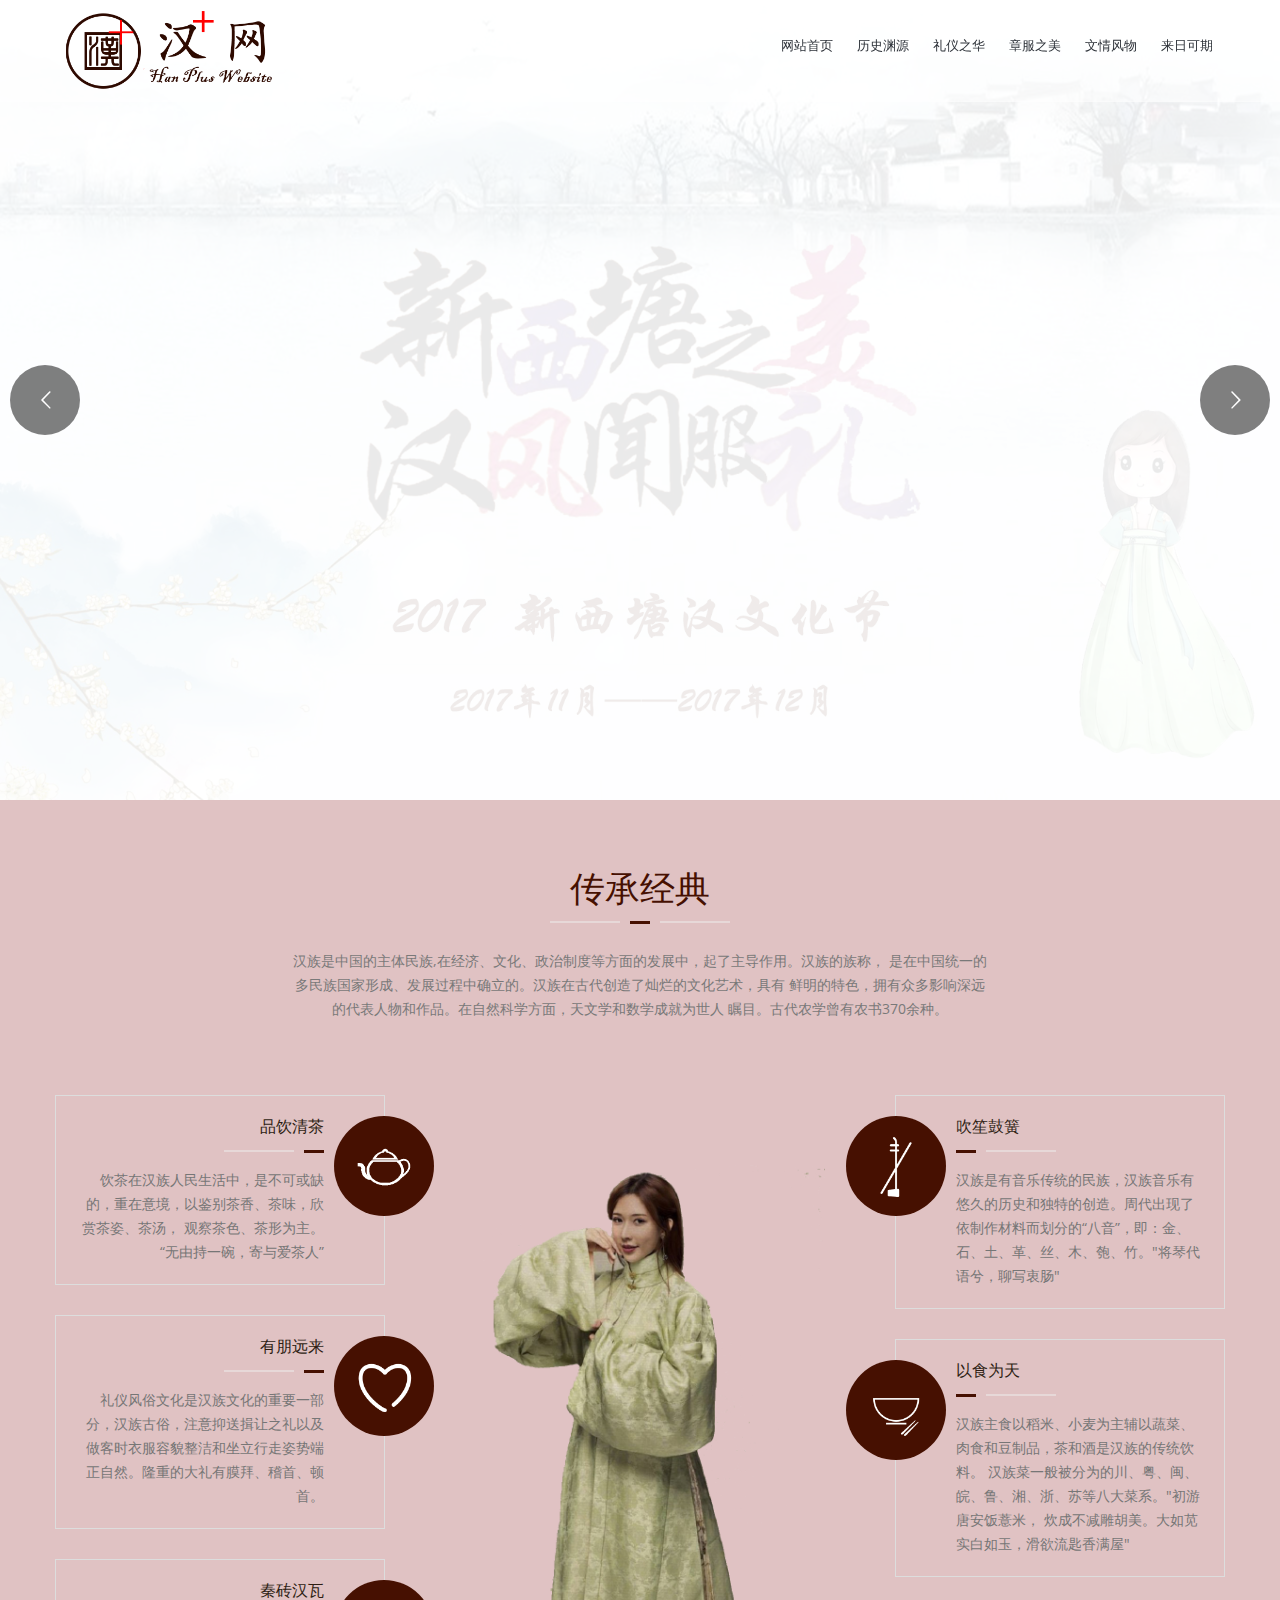
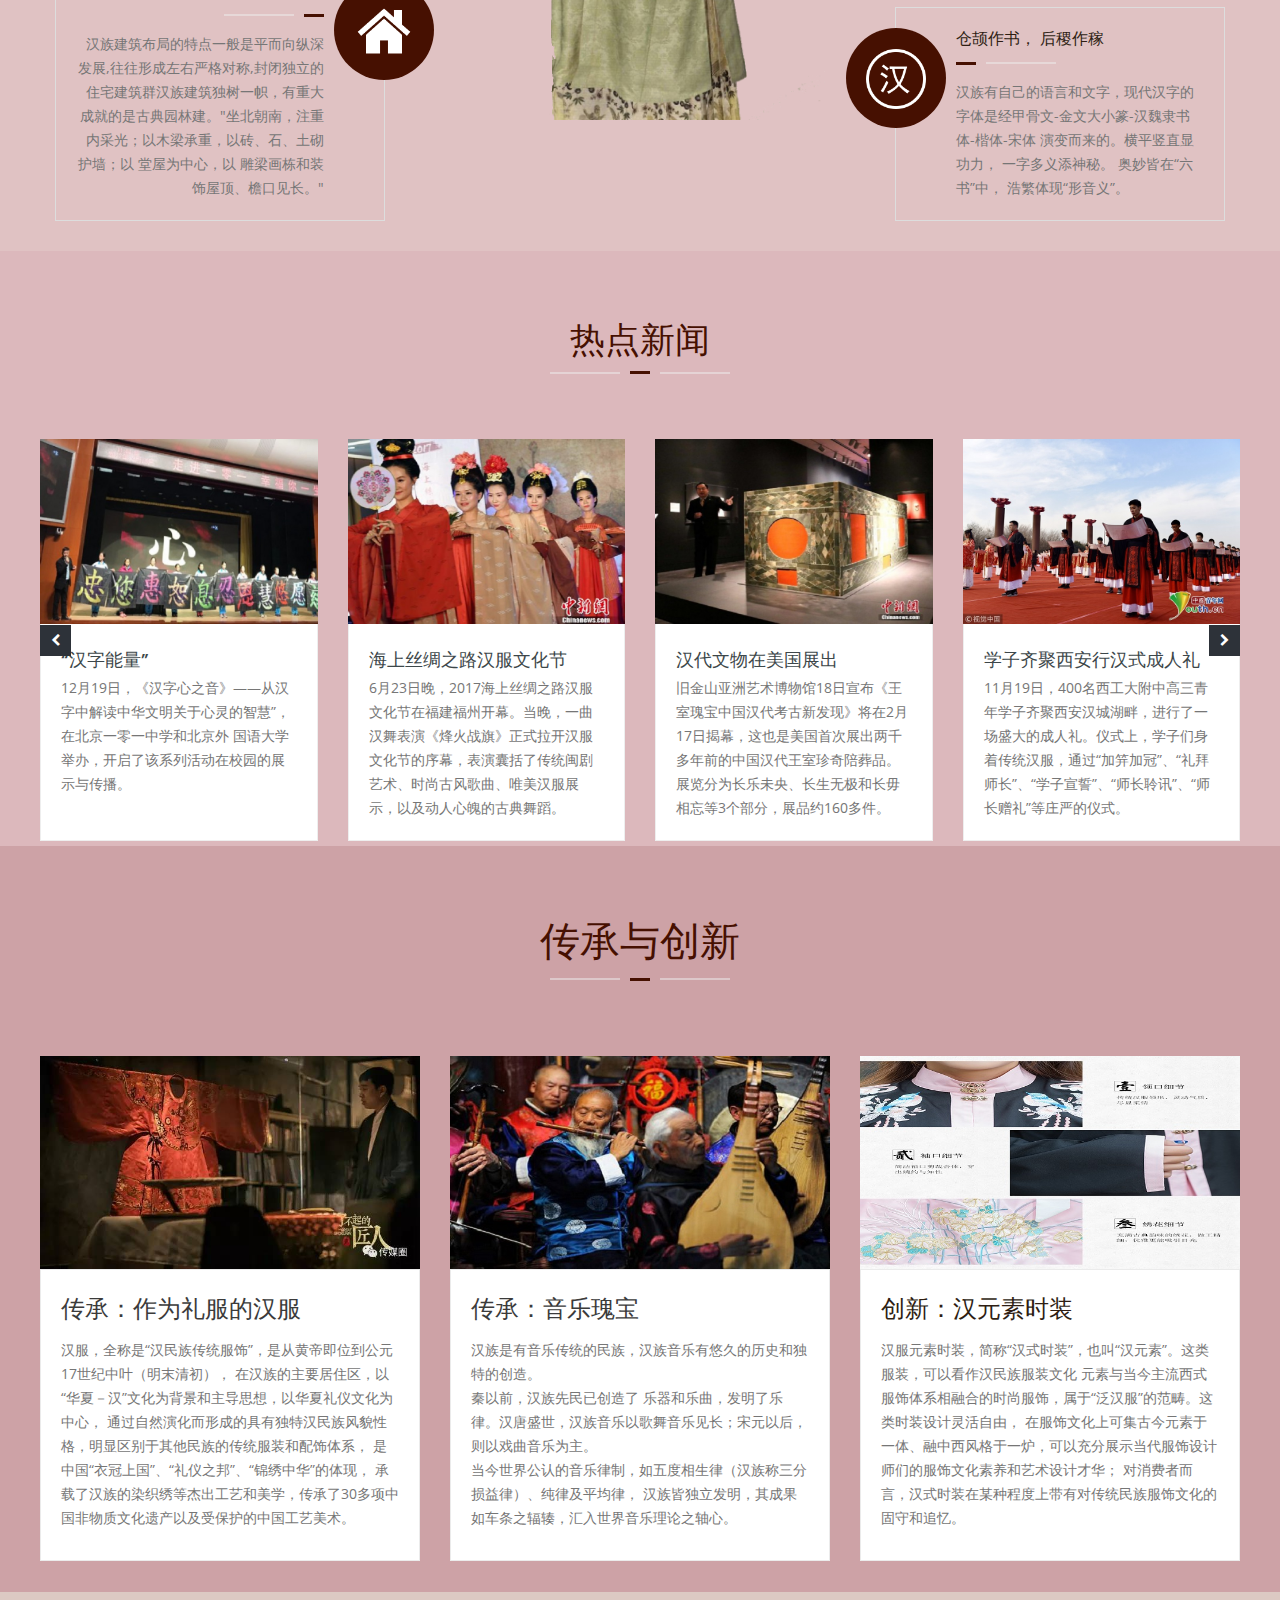
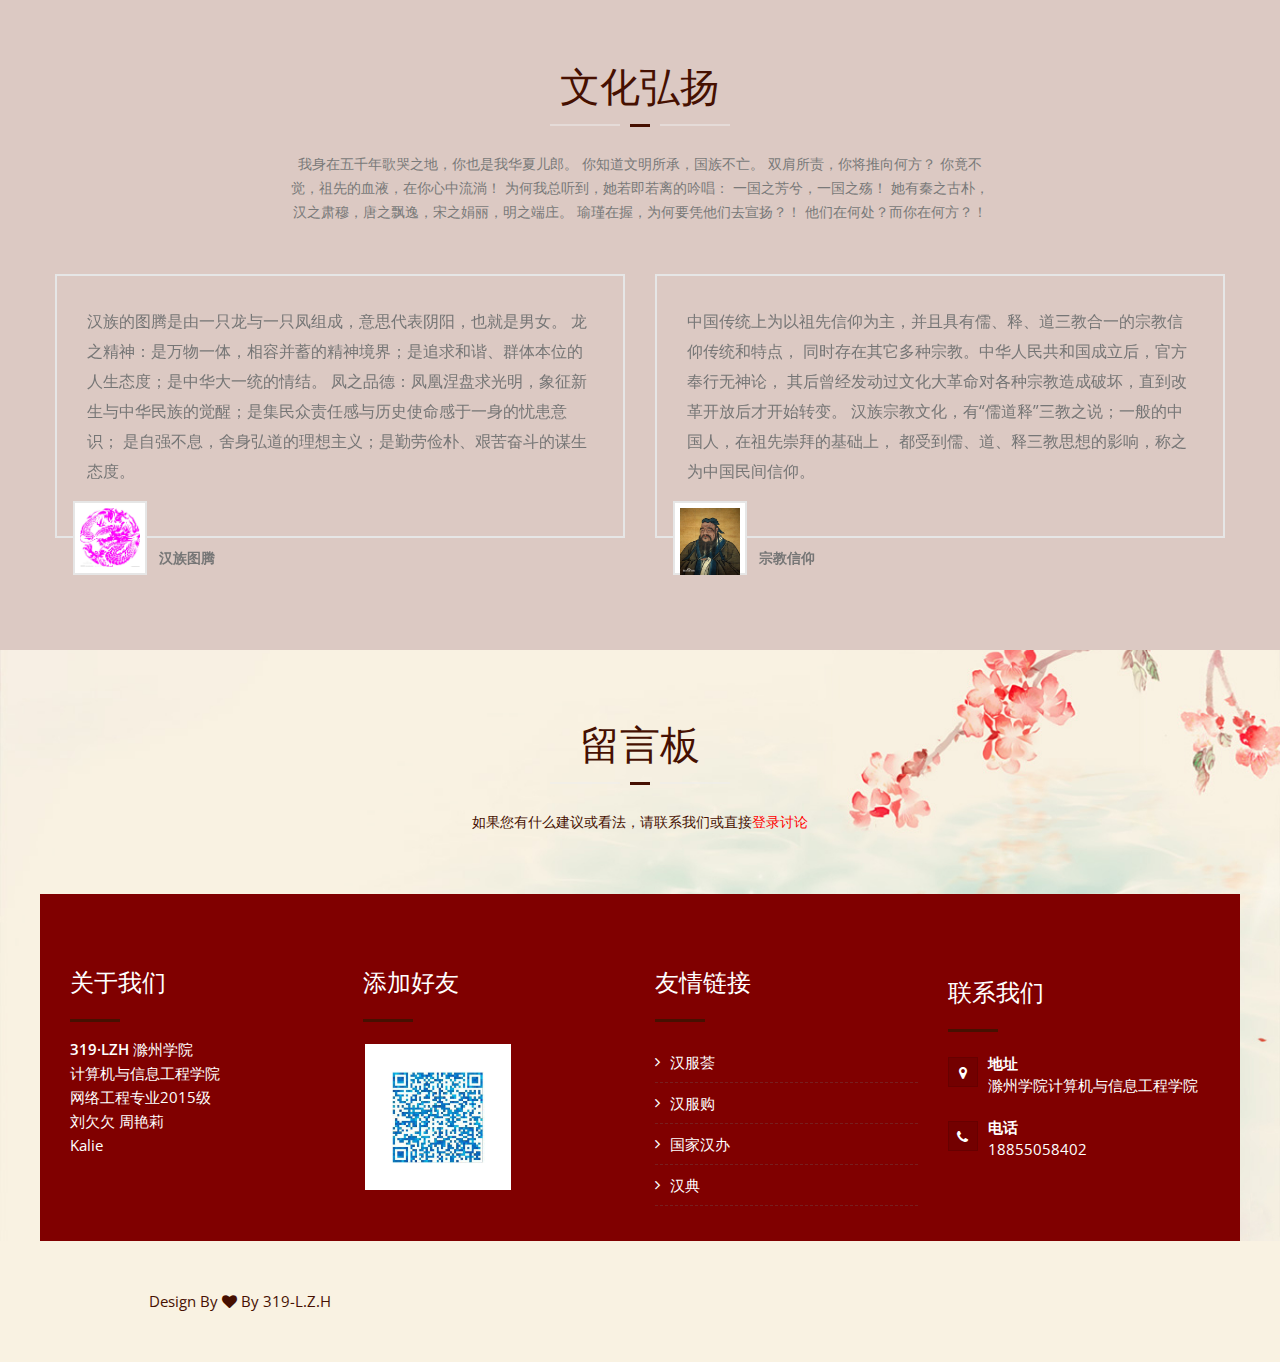
<file: index.html>
﻿<!DOCTYPE html>
<!--[if IE 7 ]>
<html lang="en-gb" class="isie ie7 oldie no-js"> <![endif]-->
<!--[if IE 8 ]>
<html lang="en-gb" class="isie ie8 oldie no-js"> <![endif]-->
<!--[if IE 9 ]>
<html lang="en-gb" class="isie ie9 no-js"> <![endif]-->
<!-- Meta -->
<html lang="en">
<head>
    <meta charset="utf-8">
    <meta http-equiv="X-UA-Compatible" content="IE=edge">
    <meta name="keywords" content=""/>
    <meta name="author" content=""/>
    <meta name="robots" content=""/>
    <meta name="description" content=""/>
    <meta name="format-detection" content="telephone=no">
    <!-- Favicons Icon -->
    <link rel="icon" href="images/favicon.ico" type="image/x-icon"/>
    <link rel="shortcut icon" type="image/x-icon" href="images/favicon.png"/>
    <!-- Page Title Here -->
    <title>网站首页</title>
    <!-- Mobile Specific -->
    <meta name="viewport" content="width=device-width, initial-scale=1">
    <!--[if lt IE 9]>
    <script src="js/html5shiv.min.js"></script>
    <script src="js/respond.min.js"></script>
    <![endif]-->
    <!-- Stylesheets -->
    <link rel="stylesheet" type="text/css" href="css/bootstrap.min.css">
    <link rel="stylesheet" type="text/css" href="css/fontawesome/css/font-awesome.min.css"/>
    <link rel="stylesheet" type="text/css" href="css/owl.carousel.css">
    <link rel="stylesheet" type="text/css" href="css/bootstrap-select.min.css">
    <link rel="stylesheet" type="text/css" href="css/magnific-popup.css">
    <link rel="stylesheet" type="text/css" href="css/style.css">
    <link class="skin" rel="stylesheet" type="text/css" href="css/skin/skin-1.css">
    <link rel="stylesheet" type="text/css" href="css/templete.css">
    <!-- Revolution Slider Css -->
    <link rel="stylesheet" type="text/css" href="plugins/revolution/revolution/css/settings.css">
    <!-- Revolution Navigation Style -->
    <link rel="stylesheet" type="text/css" href="plugins/revolution/revolution/css/navigation.css">
    <!-- Google fonts -->
    <link href="https://fonts.googleapis.com/css?family=Poppins:300,400,500,600,700" rel="stylesheet">
    <link href='http://fonts.googleapis.com/css?family=Roboto:400,100,300,300italic,400italic,500,500italic,700,700italic,900italic,900'
          rel='stylesheet' type='text/css'>
    <link href='https://fonts.googleapis.com/css?family=Open+Sans:400,300,300italic,400italic,600,600italic,700,800italic,800,700italic'
          rel='stylesheet' type='text/css'>
</head>
<body id="bg">
<div class="page-wraper">
    <!-- header -->
    <header class="site-header header-style-5 light">
        <!-- main header -->
        <div class="sticky-header main-bar-wraper">

            <div class="main-bar clearfix" >
                <div class="container clearfix">
                    <!-- website logo -->
                    <div class="logo-header mostion"><a href="index.html"><img src="images/logo.png" width="193"  height="89" alt=""></a></div>
                    <!-- nav toggle button -->
                    <button data-target=".header-nav" data-toggle="collapse" type="button"
                            class="navbar-toggle collapsed">
                        <span class="icon-bar"></span>
                        <span class="icon-bar"></span>
                        <span class="icon-bar"></span></button>
                    <div class="header-nav navbar-collapse collapse">
                        <ul class=" nav navbar-nav">
                            <li><a href="index.html">网站首页</a></li>
                            <li><a href="history.html">历史渊源</a></li>
                            <li><a href="etiquette.html">礼仪之华</a></li>
                            <li><a href="clothes.html">章服之美</a></li>
                            <li><a href="culture.html">文情风物</a></li>
                            <li><a href="others.html">来日可期</a></li>
                        </ul>
                    </div>
                </div>
            </div>
        </div>
        <!-- main header END -->
    </header>
    <!-- header END -->
    <!-- Content -->
    <div class="page-content">
        <!-- Slider -->
        <div class="main-slider style-two default-banner">
            <div class="tp-banner-container">
                <div class="tp-banner">
                    <div id="dz_rev_slider_wrapper" class="rev_slider_wrapper fullwidthbanner-container"
                         data-alias="news-gallery36" data-source="gallery"
                         style="margin:0px auto;background-color:#ffffff;padding:0px;margin-top:0px;margin-bottom:0px;">
                        <div id="dz_rev_slider_1" class="rev_slider fullwidthabanner" style="display:none;"
                             data-version="5.3.0.2">
                            <ul><!-- SLIDE  -->
                                <li data-index="rs-1000" data-transition="parallaxvertical" data-slotamount="default"
                                    data-hideafterloop="0" data-hideslideonmobile="off" data-easein="default"
                                    data-easeout="default" data-masterspeed="default"
                                    data-thumb="images/main-slider/slide1.jpg" data-rotate="0" data-fstransition="fade"
                                    data-fsmasterspeed="1500" data-fsslotamount="7" data-saveperformance="off"
                                    data-title="汉文化节" data-param1="" data-param2="" data-param3=""
                                    data-param4="" data-param5="" data-param6="" data-param7="" data-param8=""
                                    data-param9="" data-param10="">
                                    <!-- MAIN IMAGE -->
                                    <img src="images/main/slide1.jpg" alt="" data-bgposition="center center"
                                         data-bgfit="cover" data-bgrepeat="no-repeat" data-bgparallax="10"
                                         class="rev-slidebg" data-no-retina/>
                                    <div class="tp-caption"
                                         id="slide-300-layer-3"
                                         data-x="['left','left','left','left']" data-hoffset="['53','53','60','30']"
                                         data-y="['top','top','top','top']" data-voffset="['550','550','500','400']"
                                         data-width="none"
                                         data-height="none"
                                         data-whitespace="nowrap"
                                         data-responsive_offset="on"
                                         data-responsive="off"
                                         data-frames='[{"from":"y:[-100%];z:0;rX:0deg;rY:0;rZ:0;sX:1;sY:1;skX:0;skY:0;","mask":"x:0px;y:0px;","speed":1500,"to":"o:1;","delay":1000,"ease":"Power3.easeInOut"},{"delay":"wait","speed":1000,"to":"auto:auto;","mask":"x:0;y:0;","ease":"Power3.easeInOut"},{"frame":"hover","speed":"300","ease":"Power1.easeInOut","to":"o:1;rX:0;rY:0;rZ:0;z:0;","style":"c:rgba(0, 0, 0, 1.00);bg:rgba(255, 255, 255, 1.00);bc:rgba(255, 255, 255, 1.00);bw:1px 1px 1px 1px;"}]'
                                         data-textAlign="['left','left','left','left']"
                                         data-paddingtop="[0,0,0,0]"
                                         data-paddingright="[0,0,0,0]"
                                         data-paddingbottom="[0,0,0,0]"
                                         data-paddingleft="[0,0,0,0]"
                                         style="z-index: 8; white-space: nowrap; background-color:rgba(0, 0, 0, 0) !important;">
                                        <a href="three/4.html" target="_blank" class="site-button m-r15" style="background-color: rgba(0, 0, 0, 0);color: #461001;font-size: 32px;font-family: 华文行楷">了解更多</a>
                                    </div>
                                </li>
                                <li data-index="rs-2000" data-transition="parallaxvertical" data-slotamount="default"
                                    data-hideafterloop="0" data-hideslideonmobile="off" data-easein="default"
                                    data-easeout="default" data-masterspeed="default"
                                    data-thumb="images/main-slider/slide2.jpg" data-rotate="0" data-fstransition="fade"
                                    data-fsmasterspeed="1500" data-fsslotamount="7" data-saveperformance="off"
                                    data-title="汉服春晚" data-param1="" data-param2="" data-param3=""
                                    data-param4="" data-param5="" data-param6="" data-param7="" data-param8=""
                                    data-param9="" data-param10="">
                                    <!-- MAIN IMAGE -->
                                    <img src="images/main/slide2.jpg" alt="" data-bgposition="center center"
                                         data-bgfit="cover" data-bgrepeat="no-repeat" data-bgparallax="10"
                                         class="rev-slidebg" data-no-retina/>
                                    <div class="tp-caption"
                                         id="slide-300-layer-4"
                                         data-x="['left','left','left','left']" data-hoffset="['53','53','60','30']"
                                         data-y="['top','top','top','top']" data-voffset="['550','550','500','400']"
                                         data-width="none"
                                         data-height="none"
                                         data-whitespace="nowrap"
                                         data-responsive_offset="on"
                                         data-responsive="off"
                                         data-frames='[{"from":"y:[-100%];z:0;rX:0deg;rY:0;rZ:0;sX:1;sY:1;skX:0;skY:0;","mask":"x:0px;y:0px;","speed":1500,"to":"o:1;","delay":1000,"ease":"Power3.easeInOut"},{"delay":"wait","speed":1000,"to":"auto:auto;","mask":"x:0;y:0;","ease":"Power3.easeInOut"},{"frame":"hover","speed":"300","ease":"Power1.easeInOut","to":"o:1;rX:0;rY:0;rZ:0;z:0;","style":"c:rgba(0, 0, 0, 1.00);bg:rgba(255, 255, 255, 1.00);bc:rgba(255, 255, 255, 1.00);bw:1px 1px 1px 1px;"}]'
                                         data-textAlign="['left','left','left','left']"
                                         data-paddingtop="[0,0,0,0]"
                                         data-paddingright="[0,0,0,0]"
                                         data-paddingbottom="[0,0,0,0]"
                                         data-paddingleft="[0,0,0,0]"
                                         style="z-index: 8; white-space: nowrap; background-color:rgba(0, 0, 0, 0) !important;">
                                        <a href="three/3.html" target="_blank" class="site-button m-r15" style="background-color: rgba(0, 0, 0, 0);color: #461001;font-size: 32px;font-family: 华文行楷">了解更多</a>
                                    </div>
                                </li>
                                <li data-index="rs-3000" data-transition="parallaxvertical" data-slotamount="default"
                                    data-hideafterloop="0" data-hideslideonmobile="off" data-easein="default"
                                    data-easeout="default" data-masterspeed="default"
                                    data-thumb="images/main-slider/slide3.png" data-rotate="0" data-fstransition="fade"
                                    data-fsmasterspeed="1500" data-fsslotamount="7" data-saveperformance="off"
                                    data-title="汉字风云会" data-param1="" data-param2="" data-param3=""
                                    data-param4="" data-param5="" data-param6="" data-param7="" data-param8=""
                                    data-param9="" data-param10="">
                                    <!-- MAIN IMAGE -->
                                    <img src="images/main/slide3.png" alt="" data-bgposition="center center"
                                         data-bgfit="cover" data-bgrepeat="no-repeat" data-bgparallax="10"
                                         class="rev-slidebg" data-no-retina/>
                                    <!-- LAYERS -->
                                    <div class="tp-caption"
                                         id="slide-300-layer-5"
                                         data-x="['left','left','left','left']" data-hoffset="['53','53','60','30']"
                                         data-y="['top','top','top','top']" data-voffset="['550','550','500','400']"
                                         data-width="none"
                                         data-height="none"
                                         data-whitespace="nowrap"
                                         data-responsive_offset="on"
                                         data-responsive="off"
                                         data-frames='[{"from":"y:[-100%];z:0;rX:0deg;rY:0;rZ:0;sX:1;sY:1;skX:0;skY:0;","mask":"x:0px;y:0px;","speed":1500,"to":"o:1;","delay":1000,"ease":"Power3.easeInOut"},{"delay":"wait","speed":1000,"to":"auto:auto;","mask":"x:0;y:0;","ease":"Power3.easeInOut"},{"frame":"hover","speed":"300","ease":"Power1.easeInOut","to":"o:1;rX:0;rY:0;rZ:0;z:0;","style":"c:rgba(0, 0, 0, 1.00);bg:rgba(255, 255, 255, 1.00);bc:rgba(255, 255, 255, 1.00);bw:1px 1px 1px 1px;"}]'
                                         data-textAlign="['left','left','left','left']"
                                         data-paddingtop="[0,0,0,0]"
                                         data-paddingright="[0,0,0,0]"
                                         data-paddingbottom="[0,0,0,0]"
                                         data-paddingleft="[0,0,0,0]"
                                         style="z-index: 8; white-space: nowrap; background-color:rgba(0, 0, 0, 0) !important;">
                                        <a href="three/2.html" target="_blank" class="site-button m-r15" style="background-color: rgba(0, 0, 0, 0);color: #461001;font-size:32px;font-family: 华文行楷">了解更多</a>
                                    </div>
                                </li>
                            </ul>
                            <div class="tp-bannertimer tp-bottom bg-primary"
                                 style="height: 5px; background-color: rgba(166, 216, 236, 1.00);"></div>
                        </div>
                    </div><!-- END REVOLUTION SLIDER -->
                </div>
            </div>
        </div>
        <!-- Slider END -->
        <!-- Nature of Yoga -->
        <div class="section-full bg-white p-t70" style="background-color:#e0c2c3">
            <div class="container">
                <div class="section-content">
                    <div class="row">
                        <div class="col-md-12 text-center section-head">
                            <h3 class="h3"><span class="text-primary">传承经典</span></h3>
                            <div class="dez-separator-outer ">
                                <div class="dez-separator bg-primary style-liner"></div>
                            </div>
                            <div class="clear"></div>
                            <p>汉族是中国的主体民族,在经济、文化、政治制度等方面的发展中，起了主导作用。汉族的族称，
                                是在中国统一的多民族国家形成、发展过程中确立的。汉族在古代创造了灿烂的文化艺术，具有
                                鲜明的特色，拥有众多影响深远的代表人物和作品。在自然科学方面，天文学和数学成就为世人
                                瞩目。古代农学曾有农书370余种。</p>
                        </div>
                    </div>
                    <div class="row">
                        <div class="col-md-4 col-sm-4">
                            <div class="icon-bx-wraper bx-style-2 m-b30 p-a20 right m-r40">
                                <div class="icon-bx-md radius bg-primary">
                                    <img src="images/main/tea.png" />
                                </div>
                                <div class="icon-content p-r40">
                                    <h5 class="dez-tilte">品饮清茶</h5>
                                    <div class="dez-separator-outer ">
                                        <div class="dez-separator bg-primary style-liner"></div>
                                    </div>
                                    <p>饮茶在汉族人民生活中，是不可或缺的，重在意境，以鉴别茶香、茶味，欣赏茶姿、茶汤，
                                        观察茶色、茶形为主。“无由持一碗，寄与爱茶人”
                                    </p>
                                </div>
                            </div>
                            <div class="icon-bx-wraper bx-style-2 m-b30 p-a20  right m-r40">
                                <div class="icon-bx-md radius bg-primary"><img src="images/main/friend.png"></div>
                                <div class="icon-content p-r40">
                                    <h5 class="dez-tilte">有朋远来</h5>
                                    <div class="dez-separator-outer ">
                                        <div class="dez-separator bg-primary style-liner"></div>
                                    </div>
                                    <p>礼仪风俗文化是汉族文化的重要一部分，汉族古俗，注意抑送揖让之礼以及做客时衣服容貌整洁和坐立行走姿势端正自然。隆重的大礼有膜拜、稽首、顿首。</p>
                                </div>
                            </div>
                            <div class="icon-bx-wraper bx-style-2 m-b30 p-a20 right m-r40">
                                <div class="icon-bx-md radius bg-primary"><img src="images/main/fang.png"></div>
                                <div class="icon-content p-r40">
                                    <h5 class="dez-tilte ">秦砖汉瓦</h5>
                                    <div class="dez-separator-outer ">
                                        <div class="dez-separator bg-primary style-liner"></div>
                                    </div>
                                    <p>汉族建筑布局的特点一般是平而向纵深发展,往往形成左右严格对称,封闭独立的住宅建筑群汉族建筑独树一帜，有重大成就的是古典园林建。"坐北朝南，注重内采光；以木梁承重，以砖、石、土砌护墙；以 堂屋为中心，以 雕梁画栋和装饰屋顶、檐口见长。"
                                        <!--以高难杂技性表演为主的“武狮”，基本成为北、南两方风格廻异的两种“狮舞”形式。表演者在锣鼓音乐下，装扮成狮子的样子，做出狮子的各种形态动作。在表演过程中，舞狮者要以各种招式来表现南派武功，非常富有阳刚之气。“刻木为头丝作尾，金镀眼睛银帖齿，奋迅毛衣摆双耳，如从流沙来万里“ --></p>
                                </div>
                            </div>
                        </div>
                        <div class="col-md-4 col-sm-4 text-center ">
                            <div class="worker">
                                <img src="images/main/lzl.png" style="margin-top:100px;">
                            </div>
                        </div>
                        <div class="col-md-4 col-sm-4">
                            <div class="icon-bx-wraper bx-style-2 m-b30 p-a20 left m-l40">
                                <div class="icon-bx-md radius bg-primary">
                                    <img src="images/main/erhu.png">
                                </div>
                                <div class="icon-content p-l40">
                                    <h5 class="dez-tilte ">吹笙鼓簧</h5>
                                    <div class="dez-separator-outer ">
                                        <div class="dez-separator bg-primary style-liner"></div>
                                    </div>
                                    <p>汉族是有音乐传统的民族，汉族音乐有悠久的历史和独特的创造。周代出现了依制作材料而划分的“八音”，即：金、石、土、革、丝、木、匏、竹。"将琴代语兮，聊写衷肠"</p>
                                </div>
                            </div>
                            <div class="icon-bx-wraper bx-style-2 m-b30 p-a20 left m-l40">
                                <div class="icon-bx-md radius bg-primary"><img src="images/main/food.png"></div>
                                <div class="icon-content p-l40">
                                    <h5 class="dez-tilte ">以食为天</h5>
                                    <div class="dez-separator-outer ">
                                        <div class="dez-separator bg-primary style-liner"></div>
                                    </div>
                                    <p>汉族主食以稻米、小麦为主辅以蔬菜、肉食和豆制品，茶和酒是汉族的传统饮料。
                                        汉族菜一般被分为的川、粤、闽、皖、鲁、湘、浙、苏等八大菜系。"初游唐安饭薏米，
                                        炊成不减雕胡美。大如苋实白如玉，滑欲流匙香满屋"</p>
                                </div>
                            </div>
                            <div class="icon-bx-wraper bx-style-2 m-b30 p-a20 left m-l40">
                                <div class="icon-bx-md radius bg-primary"><img src="images/main/zi.png"></div>
                                <div class="icon-content p-l40">
                                    <h5 class="dez-tilte ">仓颉作书， 后稷作稼</h5>
                                    <div class="dez-separator-outer ">
                                        <div class="dez-separator bg-primary style-liner"></div>
                                    </div>
                                    <p>汉族有自己的语言和文字，现代汉字的字体是经甲骨文-金文大小篆-汉魏隶书体-楷体-宋体
                                        演变而来的。横平竖直显功力， 一字多义添神秘。 奥妙皆在“六书”中， 浩繁体现“形音义”。 </p>
                                </div>
                            </div>
                        </div>
                    </div>
                </div>
            </div>
        </div>
        <!-- Nature of Yoga END -->
        <!-- 热点新闻 -->
        <div class="section-full bg-white p-t70" style="background-color:#dcb8bc">
            <div class="container">
                <div class="section-content">
                    <div class="row">
                        <div class="col-md-12 text-center section-head">
                            <h3 class="h3"><span class="text-primary">热点新闻</span></h3>
                            <div class="dez-separator-outer ">
                                <div class="dez-separator bg-primary style-liner"></div>
                            </div>
                            <div class="clear"></div>
                        </div>
                    </div>
                    <div class="row">
                        <div class="img-carousel-content mfp-gallery gallery owl-btn-center-lr">
                            <div class="item">
                                <div class="ow-carousel-entry">
                                    <div class="ow-entry-media dez-img-effect zoom-slow"><a href="three/7.html" target="_blank">
                                        <img src="images/our-services/pic1.jpg"  style="width: 277.5px;height: 184.73px"></a></div>
                                    <div class="ow-entry-content p-a15">
                                        <div class="ow-entry-title"><h4 class="m-tb0">
                                            <a href="three/7.html" target="_blank">“汉字能量”</a>
                                        </h4></div>
                                        <div class="ow-entry-text">
                                            <p>12月19日，《汉字心之音》——从汉字中解读中华文明关于心灵的智慧”，在北京一零一中学和北京外
                                                国语大学举办，开启了该系列活动在校园的展示与传播。<br/>&nbsp;
                                            </p>
                                        </div>
                                        <div class="ow-entry-button"></div>
                                        <!--     <div class="m-t10">
                                                 <a class="site-button radius-xl m-r15">Book Now</a>
                                                 <a class="site-button-link radius-xl"> <i class="fa fa-clock-o"></i> 30 Min</a>
                                             </div>-->
                                    </div>
                                </div>
                            </div>
                            <div class="item">
                                <div class="ow-carousel-entry">
                                    <div class="ow-entry-media dez-img-effect zoom-slow"><a href="three/8.html" target="_blank">
                                        <img src="images/our-services/pic2.jpg"  style="width: 277.5px;height: 184.73px"></a></div>
                                    <div class="ow-entry-content p-a15">
                                        <div class="ow-entry-title"><h4 class="m-tb0"><a href="three/8.html" target="_blank">海上丝绸之路汉服文化节</a>
                                        </h4></div>
                                        <div class="ow-entry-text">
                                            <p>6月23日晚，2017海上丝绸之路汉服文化节在福建福州开幕。当晚，一曲汉舞表演《烽火战旗》正式拉开汉服文化节的序幕，表演囊括了传统闽剧艺术、时尚古风歌曲、唯美汉服展示，以及动人心魄的古典舞蹈。</p>
                                        </div>
                                        <div class="ow-entry-button"></div>
                                    </div>
                                </div>
                            </div>
                            <div class="item">
                                <div class="ow-carousel-entry">
                                    <div class="ow-entry-media dez-img-effect zoom-slow"><a href="three/5.html" target="_blank">
                                        <img src="images/our-services/pic3.jpg"  style="width: 277.5px;height: 184.73px"></a></div>
                                    <div class="ow-entry-content p-a15">
                                        <div class="ow-entry-title"><h4 class="m-tb0"><a href="three/5.html" target="_blank">汉代文物在美国展出</a>
                                        </h4></div>
                                        <div class="ow-entry-text">
                                            <p>旧金山亚洲艺术博物馆18日宣布《王室瑰宝中国汉代考古新发现》将在2月17日揭幕，这也是美国首次展出两千多年前的中国汉代王室珍奇陪葬品。展览分为长乐未央、长生无极和长毋相忘等3个部分，展品约160多件。</p>
                                        </div>
                                        <div class="ow-entry-button"></div>
                                    </div>
                                </div>
                            </div>
                            <div class="item">
                                <div class="ow-carousel-entry">
                                    <div class="ow-entry-media dez-img-effect zoom-slow"><a href="three/6.html" target="_blank">
                                        <img src="images/our-services/pic4.jpg" style="width: 277.5px;height: 184.73px"></a></div>
                                    <div class="ow-entry-content p-a15">
                                        <div class="ow-entry-title"><h4 class="m-tb0"><a href="three/6.html" target="_blank">学子齐聚西安行汉式成人礼</a>
                                        </h4></div>
                                        <div class="ow-entry-text">
                                            <p>11月19日，400名西工大附中高三青年学子齐聚西安汉城湖畔，进行了一场盛大的成人礼。仪式上，学子们身着传统汉服，通过“加笄加冠”、“礼拜师长”、“学子宣誓”、“师长聆讯”、“师长赠礼”等庄严的仪式。</p>
                                        </div>
                                        <div class="ow-entry-button"></div>
                                        <!--    <div class="m-t10">
                                                <a class="site-button radius-xl m-r15">Book Now</a>
                                                <a class="site-button-link radius-xl "> <i class="fa fa-clock-o"></i> 30 Min</a>
                                            </div>-->
                                    </div>
                                </div>
                            </div>
                        </div>
                    </div>
                </div>
            </div>
            <!--<div class="section-content clearfix our-gallery">
                <div class="col-md-3 col-sm-6 p-lr0">
                    <div class="dez-media dez-img-effect zoom"><img src="images/gallery/img1.jpg" alt="">
                        <div class="dez-info-has p-a20 bg-primary text-center">
                            <div class="media-box">
                                <h3 class="h3"><span class="text-white">Memories</span></h3>
                                <div class="dez-separator-outer ">
                                    <div class="dez-separator bg-white style-liner"></div>
                                </div>
                                <div class="dez-info-has-text">We have the expertise to create just the right web
                                    presence for you.
                                </div>
                                <button class="site-button white radius-xl  m-r15" type="button"><span
                                        class=" text-primary"> Learn More</span></button>
                            </div>
                        </div>
                    </div>
                </div>
                <div class="col-md-3 col-sm-6 p-lr0">
                    <div class="dez-media dez-img-effect zoom"><img src="images/gallery/img2.jpg" alt="">
                        <div class="dez-info-has p-a20 bg-primary text-center">
                            <div class="media-box">
                                <h3 class="h3"><span class="text-white">Memories</span></h3>
                                <div class="dez-separator-outer ">
                                    <div class="dez-separator bg-white style-liner"></div>
                                </div>
                                <div class="dez-info-has-text">We have the expertise to create just the right web
                                    presence for you.
                                </div>
                                <button class="site-button white radius-xl  m-r15" type="button"><span
                                        class=" text-primary"> Learn More</span></button>
                            </div>
                        </div>
                    </div>
                </div>
                <div class="col-md-6 col-sm-12 p-lr0">
                    <div class="col-md-6 col-sm-6 p-lr0">
                        <div class="dez-media dez-img-effect zoom"><img src="images/gallery/img3.jpg" alt="">
                            <div class="dez-info-has p-a20 bg-primary text-center">
                                <div class="media-box">
                                    <h3 class="h3"><span class="text-white">Memories</span></h3>
                                    <div class="dez-separator-outer ">
                                        <div class="dez-separator bg-white style-liner"></div>
                                    </div>
                                    <div class="dez-info-has-text">We have the expertise to create just the right web
                                        presence for you.
                                    </div>
                                    <button class="site-button white radius-xl  m-r15" type="button"><span
                                            class=" text-primary"> Learn More</span></button>
                                </div>
                            </div>
                        </div>
                    </div>
                    <div class="col-md-6 col-sm-6 p-lr0">
                        <div class="dez-media dez-img-effect zoom"><img src="images/gallery/img4.jpg" alt="">
                            <div class="dez-info-has p-a20 bg-primary text-center">
                                <div class="media-box">
                                    <h3 class="h3"><span class="text-white">Memories</span></h3>
                                    <div class="dez-separator-outer ">
                                        <div class="dez-separator bg-white style-liner"></div>
                                    </div>
                                    <div class="dez-info-has-text">We have the expertise to create just the right web
                                        presence for you.
                                    </div>
                                    <button class="site-button white radius-xl  m-r15" type="button"><span
                                            class=" text-primary"> Learn More</span></button>
                                </div>
                            </div>
                        </div>
                    </div>
                    <div class="col-md-12 col-sm-12 p-lr0">
                        <div class="dez-media dez-img-effect zoom"><img src="images/gallery/img5.jpg" alt="">
                            <div class="dez-info-has p-a20 bg-primary text-center">
                                <div class="media-box">
                                    <h3 class="h3"><span class="text-white">Memories</span></h3>
                                    <div class="dez-separator-outer ">
                                        <div class="dez-separator bg-white style-liner"></div>
                                    </div>
                                    <div class="dez-info-has-text">We have the expertise to create just the right web
                                        presence for you.
                                    </div>
                                    <button class="site-button white radius-xl  m-r15" type="button"><span
                                            class=" text-primary"> Learn More</span></button>
                                </div>
                            </div>
                        </div>
                    </div>
                </div>
            </div>-->
        </div>
        <!-- 热点新闻 End -->
        <!-- Our Schedule -->
       <!--<div class="section-full bg-white our-schedule p-t70 owl-nav-none">
            <div class="container">
                <div class="section-content">
                    <div class="row">
                        <div class="col-md-12 text-center section-head">
                            <h3 class="h3"><span class="text-primary">热点新闻</span></h3>
                            <div class="dez-separator-outer ">
                                <div class="dez-separator bg-primary style-liner"></div>
                            </div>
                            <div class="clear"></div>
                            <p class="m-b0">Lorem Ipsum is simply dummy text of the printing and typesetting industry
                                has been the industry's standard dummy text ever since the been when an unknown
                                printer.</p>
                        </div>
                    </div>
                    <div class="row">
                        <div class="img-carousel-content mfp-gallery gallery owl-btn-center-lr">
                            <div class="item">
                                <div class="ow-carousel-entry">
                                    <div class="ow-entry-media dez-img-effect zoom-slow"><a href="#"><img
                                            src="images/our-services/pic1.jpg" alt=""></a></div>
                                    <div class="ow-entry-content p-a15">
                                        <div class="ow-entry-title"><h4 class="m-tb0"><a href="#">Yogo For Beginners</a>
                                        </h4></div>
                                        <div class="ow-entry-text">
                                            <p>Lorem ipsum dolor consectetur adipiscing Fusce varius euismod lacus eget
                                                feugiat...</p>
                                        </div>
                                        <div class="ow-entry-button"></div>
                                        <div class="m-t10">
                                            <a class="site-button radius-xl m-r15">Book Now</a>
                                            <a class="site-button-link radius-xl"> <i class="fa fa-clock-o"></i> 30 Min</a>
                                        </div>
                                    </div>
                                </div>
                            </div>
                            <div class="item">
                                <div class="ow-carousel-entry">
                                    <div class="ow-entry-media dez-img-effect zoom-slow"><a href="#"><img
                                            src="images/our-services/pic2.jpg" alt=""></a></div>
                                    <div class="ow-entry-content p-a15">
                                        <div class="ow-entry-title"><h4 class="m-tb0"><a href="#">Yogo For Beginners</a>
                                        </h4></div>
                                        <div class="ow-entry-text">
                                            <p>Lorem ipsum dolor consectetur adipiscing Fusce varius euismod lacus eget
                                                feugiat...</p>
                                        </div>
                                        <div class="ow-entry-button"></div>
                                        <div class="m-t10">
                                            <a class="site-button radius-xl m-r15">Book Now</a>
                                            <a class="site-button-link radius-xl"> <i class="fa fa-clock-o"></i> 30 Min</a>
                                        </div>
                                    </div>
                                </div>
                            </div>
                            <div class="item">
                                <div class="ow-carousel-entry">
                                    <div class="ow-entry-media dez-img-effect zoom-slow"><a href="#"><img
                                            src="images/our-services/pic3.jpg" alt=""></a></div>
                                    <div class="ow-entry-content p-a15">
                                        <div class="ow-entry-title"><h4 class="m-tb0"><a href="#">Yogo For Beginners</a>
                                        </h4></div>
                                        <div class="ow-entry-text">
                                            <p>Lorem ipsum dolor consectetur adipiscing Fusce varius euismod lacus eget
                                                feugiat...</p>
                                        </div>
                                        <div class="ow-entry-button"></div>
                                        <div class="m-t10">
                                            <a class="site-button radius-xl m-r15">Book Now</a>
                                            <a class="site-button-link radius-xl "> <i class="fa fa-clock-o"></i> 30 Min</a>
                                        </div>
                                    </div>
                                </div>
                            </div>
                            <div class="item">
                                <div class="ow-carousel-entry">
                                    <div class="ow-entry-media dez-img-effect zoom-slow"><a href="#"><img
                                            src="images/our-services/pic4.jpg" alt=""></a></div>
                                    <div class="ow-entry-content p-a15">
                                        <div class="ow-entry-title"><h4 class="m-tb0"><a href="#">Yogo For Beginners</a>
                                        </h4></div>
                                        <div class="ow-entry-text">
                                            <p>Lorem ipsum dolor consectetur adipiscing Fusce varius euismod lacus eget
                                                feugiat...</p>
                                        </div>
                                        <div class="ow-entry-button"></div>
                                        <div class="m-t10">
                                            <a class="site-button radius-xl m-r15">Book Now</a>
                                            <a class="site-button-link radius-xl "> <i class="fa fa-clock-o"></i> 30 Min</a>
                                        </div>
                                    </div>
                                </div>
                            </div>
                        </div>
                    </div>
                </div>
            </div>
        </div>
        <!-- Our Schedule END -->
        <!-- Team Members -->
        <!--<div class="section-full bg-white our-schedule p-t70 p-b40  owl-nav-none">
            <div class="container">
                <div class="section-content">
                    <div class="row">
                        <div class="col-md-12 text-center section-head">
                            <h3 class="h3"><span class="text-primary">Team Members</span></h3>
                            <div class="dez-separator-outer ">
                                <div class="dez-separator bg-primary style-liner"></div>
                            </div>
                            <div class="clear"></div>
                            <p class="m-b0">Lorem Ipsum is simply dummy text of the printing and typesetting industry
                                has been the industry's standard dummy text ever since the been when an unknown
                                printer.</p>
                        </div>
                    </div>
                </div>
                <div class="section-content text-center ">
                    <div class="row">
                        <div class="blog-carousel mfp-gallery gallery owl-btn-center-lr">
                            <div class="item">
                                <div class="dez-box m-b30 hover dez-img-effect zoom-slow">
                                    <div class="dez-media">
                                        <a href="javascript:;"> <img width="358" height="460" alt=""
                                                                     src="images/our-team/pic1.jpg"> </a>
                                    </div>
                                    <div class="p-lr20">
                                        <div class="p-a10 bg-primary dez-box-team">
                                            <h2 class="dez-title m-b10"><a href="javascript:;" class=" text-white">Camiele
                                                James</a></h2>
                                            <span class="dez-member-position ">Herbal Spa Expert</span>
                                            <div class="dez-separator-outer m-t10 ">
                                                <div class="dez-separator bg-white style-liner"></div>
                                            </div>
                                            <div class="team-social-btn m-tb10">
                                                <ul class="dez-social-icon">
                                                    <li><a class="fa fa-facebook" href="javascript:void(0);"></a></li>
                                                    <li><a class="fa fa-twitter" href="javascript:void(0);"></a></li>
                                                    <li><a class="fa fa-linkedin" href="javascript:void(0);"></a></li>
                                                    <li><a class="fa fa-google-plus" href="javascript:void(0);"></a>
                                                    </li>
                                                </ul>
                                            </div>
                                        </div>
                                    </div>
                                </div>
                            </div>
                            <div class="item">
                                <div class="dez-box m-b30 hover dez-img-effect zoom-slow">
                                    <div class="dez-media"><a href="javascript:;">
                                        <img width="358" height="460" alt="" src="images/our-team/pic2.jpg"> </a>
                                    </div>
                                    <div class="p-lr20">
                                        <div class="p-a10 bg-primary dez-box-team">
                                            <h2 class="dez-title m-b10"><a href="javascript:;" class=" text-white">Laura
                                                Steward</a></h2>
                                            <span class="dez-member-position ">Massage Head</span>
                                            <div class="dez-separator-outer m-t10 ">
                                                <div class="dez-separator bg-white style-liner"></div>
                                            </div>
                                            <div class="team-social-btn m-tb10">
                                                <ul class="dez-social-icon">
                                                    <li><a class="fa fa-facebook" href="javascript:void(0);"></a></li>
                                                    <li><a class="fa fa-twitter" href="javascript:void(0);"></a></li>
                                                    <li><a class="fa fa-linkedin" href="javascript:void(0);"></a></li>
                                                    <li><a class="fa fa-google-plus" href="javascript:void(0);"></a>
                                                    </li>
                                                </ul>
                                            </div>
                                        </div>
                                    </div>
                                </div>
                            </div>
                            <div class="item">
                                <div class="dez-box m-b30 hover dez-img-effect zoom-slow">
                                    <div class="dez-media">
                                        <a href="javascript:;"> <img width="358" height="460" alt=""
                                                                     src="images/our-team/pic3.jpg"> </a>
                                    </div>
                                    <div class="p-lr20">
                                        <div class="p-a10 bg-primary dez-box-team">
                                            <h2 class="dez-title m-b10"><a href="javascript:;" class=" text-white">Jenifer
                                                Kate</a></h2>
                                            <span class="dez-member-position ">Ayurvedic Spa Treatment</span>
                                            <div class="dez-separator-outer m-t10 ">
                                                <div class="dez-separator bg-white style-liner"></div>
                                            </div>
                                            <div class="team-social-btn m-tb10">
                                                <ul class="dez-social-icon">
                                                    <li><a class="fa fa-facebook" href="javascript:void(0);"></a></li>
                                                    <li><a class="fa fa-twitter" href="javascript:void(0);"></a></li>
                                                    <li><a class="fa fa-linkedin" href="javascript:void(0);"></a></li>
                                                    <li><a class="fa fa-google-plus" href="javascript:void(0);"></a>
                                                    </li>
                                                </ul>
                                            </div>
                                        </div>
                                    </div>
                                </div>
                            </div>
                        </div>
                    </div>
                </div>
            </div>
        </div>
        <!-- Team Members -->
        <!-- 传承创新 -->
        <div class="section-full p-t70 owl-nav-none"  style="background-color:#cda2a6">
            <div class="container">
                <div class="section-head text-center">
                    <h2 class="h2"><span class="text-primary" style="margin-top:30px;">传承与创新</span></h2>
                    <div class="dez-separator-outer ">
                        <div class="dez-separator bg-primary style-liner"></div>
                    </div>
                    <p> </p>
                </div>
                <div class="section-content ">
                    <div class="row equal-wraper">
                        <div class="blog-carousel mfp-gallery gallery owl-btn-center-lr">
                            <div class="item equal-col m-b30">

                                <div class="ow-blog-post date-style-2">


                                    <div class="ow-post-media dez-img-effect zoom-slow">
                                        <a href="three/vedio.html" target="_blank"><img src="images/music_pic/liaobuqi.jpg" alt="" target="_blank"></a></div>

                                    <div class="ow-post-info ">
                                        <div class="ow-post-title">
                                            <h2 class="post-title"> <a href="three/vedio.html" target="_blank" title="Video post">传承：作为礼服的汉服</a>
                                            </h2>
                                        </div>

                                        <div class="ow-post-text">
                                            <p>汉服，全称是“汉民族传统服饰”，是从黄帝即位到公元17世纪中叶（明末清初），
                                                在汉族的主要居住区，以“华夏－汉”文化为背景和主导思想，以华夏礼仪文化为中心，
                                                通过自然演化而形成的具有独特汉民族风貌性格，明显区别于其他民族的传统服装和配饰体系，
                                                是中国“衣冠上国”、“礼仪之邦”、“锦绣中华”的体现，
                                                承载了汉族的染织绣等杰出工艺和美学，传承了30多项中国非物质文化遗产以及受保护的中国工艺美术。</p>
                                        </div>
                                    </div>
                                </div>

                            </div>
                            <div class="item equal-col m-b30">
                                <div class="ow-blog-post date-style-2">
                                    <div class="ow-post-media dez-img-effect zoom-slow">


                                        <a href="three/music.html" target="_blank" > <img src="images/music_pic/music.jpg" alt=""  ></a>
                                    </div>
                                    <div class="ow-post-info ">
                                        <div class="ow-post-title">

                                            <h2 class="post-title"><a href="three/music.html" target="_blank" title="Video post">传承：音乐瑰宝</a></h2>

                                        </div>
                                        <div class="ow-post-text">

                                            <p>汉族是有音乐传统的民族，汉族音乐有悠久的历史和独特的创造。<br />秦以前，汉族先民已创造了
                                                乐器和乐曲，发明了乐律。汉唐盛世，汉族音乐以歌舞音乐见长；宋元以后，则以戏曲音乐为主。<br />
                                                当今世界公认的音乐律制，如五度相生律（汉族称三分损益律）、纯律及平均律，
                                                汉族皆独立发明，其成果如车条之辐辏，汇入世界音乐理论之轴心。</p>
                                        </div>

                                    </div>
                                </div>
                            </div>
                            <div class="item equal-col m-b30">
                                <div class="ow-blog-post date-style-2">
                                    <div class="ow-post-media dez-img-effect zoom-slow">

                                        <a href="three/picture.html" target="_black"><img src="images/main/hanyuansu.jpg" alt=""></a></div>
                                    <div class="ow-post-info ">
                                        <div class="ow-post-title">
                                            <h2 class="post-title">创新：汉元素时装</h2>
                                        </div>
                                        <div class="ow-post-text">
                                            <p>汉服元素时装，简称“汉式时装”，也叫“汉元素”。这类服装，可以看作汉民族服装文化
                                                元素与当今主流西式服饰体系相融合的时尚服饰，属于“泛汉服”的范畴。这类时装设计灵活自由，
                                                在服饰文化上可集古今元素于一体、融中西风格于一炉，可以充分展示当代服饰设计师们的服饰文化素养和艺术设计才华；
                                                对消费者而言，汉式时装在某种程度上带有对传统民族服饰文化的固守和追忆。</p>
                                        </div>
                                    </div>
                                </div>
                            </div>
                        </div>
                    </div>
                </div>
            </div>
        </div>
        <!--传承创新 END -->
        <!-- 文化弘扬 -->
        <div class="section-full bg-white p-t70 p-b70 testimonials owl-nav-none" style="background-color: #dcc9c3">
            <div class="container">
                <div class="section-head text-center ">
                    <h2 class="h2"><span class="text-primary">文化弘扬</span></h2>
                    <div class="dez-separator-outer ">
                        <div class="dez-separator bg-primary style-liner"></div>
                    </div>
                    <p>我身在五千年歌哭之地，你也是我华夏儿郎。
                        你知道文明所承，国族不亡。
                        双肩所责，你将推向何方？
                        你竟不觉，祖先的血液，在你心中流淌！
                        为何我总听到，她若即若离的吟唱：
                        一国之芳兮，一国之殇！
                        她有秦之古朴，汉之肃穆，唐之飘逸，宋之娟丽，明之端庄。
                        瑜瑾在握，为何要凭他们去宣扬？！
                        他们在何处？而你在何方？！</p>
                </div>
                <div class="section-content">
                    <div class="testimonial-five mfp-gallery gallery owl-btn-center-lr owl-carousel owl-theme owl-loaded">
                        <div class="item">
                            <div class="testimonial-5">
                                <div class="testimonial-text">
                                    <p class="p-b20">汉族的图腾是由一只龙与一只凤组成，意思代表阴阳，也就是男女。
                                        龙之精神：是万物一体，相容并蓄的精神境界；是追求和谐、群体本位的人生态度；是中华大一统的情结。
                                        凤之品德：凤凰涅盘求光明，象征新生与中华民族的觉醒；是集民众责任感与历史使命感于一身的忧患意识；
                                        是自强不息，舍身弘道的理想主义；是勤劳俭朴、艰苦奋斗的谋生态度。</p>
                                </div>
                                <div class="testimonial-detail clearfix info">
                                    <div class="testimonial-pic"><img src="images/main/tuteng.jpg"
                                                                      width="100" height="100"></div>
                                    <p class=" m-b0 "><strong>汉族图腾</strong></p>
                                </div>
                            </div>
                        </div>
                        <div class="item">
                            <div class="testimonial-5">
                                <div class="testimonial-text">
                                    <p class="p-b20">中国传统上为以祖先信仰为主，并且具有儒、释、道三教合一的宗教信仰传统和特点，
                                        同时存在其它多种宗教。中华人民共和国成立后，官方奉行无神论，
                                        其后曾经发动过文化大革命对各种宗教造成破坏，直到改革开放后才开始转变。
                                        汉族宗教文化，有“儒道释”三教之说；一般的中国人，在祖先崇拜的基础上，
                                        都受到儒、道、释三教思想的影响，称之为中国民间信仰。 </p>
                                </div>
                                <div class="testimonial-detail clearfix info">
                                    <div class="testimonial-pic"><img src="images/main/kongzi.jpg" alt=""
                                                                      width="100" height="100"></div>
                                    <p class=" m-b0"><strong>宗教信仰</strong> </p>
                                </div>
                            </div>
                        </div>
                    </div>
                </div>
            </div>
        </div></div>
        <!-- 文化弘扬 End -->
        <!-- Content END-->
        <!-- Footer -->
    <footer class="site-footer yoga-footer">
        <div class="footer-top">
            <div class="container p-t20">
                <div class="row">
                    <div class="col-md-12 text-center m-b30">
                        <div class="section-head text-center text-white">
                            <h2 class="h2"><span class="text-brown">留言板</span></h2>
                            <div class="dez-separator-outer ">
                                <div class="dez-separator bg-primary style-liner"></div>
                            </div>
                            <p style="color: #461001">如果您有什么建议或看法，请联系我们</a>或直接<a
                                    href="login/login.html" style="color: #FF0000;text-decoration: dashed">登录讨论</a></p>
                        </div>
                    </div>
                </div>
            </div>
            <div class="container saf-footer">
                <div class="row">
                    <div class="col-md-3 col-sm-6 footer-col-4">
                        <div class="widget widget_about">
                            <h2 class="m-b15">关于我们 </h2>
                            <div class="dez-separator bg-primary"></div>
                            <p><strong>319·LZH</strong> 滁州学院<br />计算机与信息工程学院<br />网络工程专业2015级<br />
                            刘欠欠 周艳莉<br />Kalie<br /></p>
                        </div>
                    </div>
                    <div class="col-md-3 col-sm-6 footer-col-4">
                        <div class="widget  widget_gallery">
                            <h2 class="m-b15">添加好友</h2>
                            <div class="dez-separator bg-primary"></div>
                            <ul>
                                <li class="img-effect2" style="width: 150px;height: 150px"><a href="javascript:void(0);"><img src="images/main/qq.jpg"></a></li>
                            </ul>
                        </div>
                    </div>
                    <div class="col-md-3 col-sm-6 footer-col-4">
                        <div class="widget widget_services">
                            <h2 class="m-b15">友情链接</h2>
                            <div class="dez-separator bg-primary"></div>
                            <ul>
                                <li><a href="http://www.hanfuhui.cn/">汉服荟</a></li>
                                <li><a href="http://www.hanfugou.com/">汉服购</a></li>
                                <li><a href="http://www.hanban.edu.cn/">国家汉办</a></li>
                                <li><a href="http://www.zdic.net/">汉典</a></li>
                            </ul>
                        </div>
                    </div>
                    <div class="col-md-3 col-sm-6 footer-col-4">
                        <div class="widget widget_getintuch">
                            <h2 class="m-b15">联系我们</h2>
                            <div class="dez-separator bg-primary"></div>
                            <ul>
                                <li><i class="fa fa-map-marker"></i><strong>地址</strong>滁州学院计算机与信息工程学院
                                </li>
                                <li><i class="fa fa-phone"></i><strong>电话</strong>18855058402
                                </li>
                            </ul>
                        </div>
                    </div>
                </div>
            </div>
        </div>
        <!-- footer bottom part -->
        <div class="footer-bottom">
            <div class="container">
                <div class="row" style="color: #461001">
                    <div class="col-md-4 col-sm-4 text-center"> <span> Design By <i class="fa fa-heart text-primary heart"></i> By 319-L.Z.H </span> </div>
                </div>
            </div>
        </div>
    </footer>
    <!-- Footer END-->
    <!-- scroll top button -->
    <button class="scroltop fa fa-caret-up"></button>
    </div>
<!-- JavaScript  files -->
<script type="text/javascript" src="js/jquery.min.js"></script>
<script type="text/javascript" src="js/bootstrap.min.js"></script>

<!-- bootstrap.min js -->
<script type="text/javascript" src="js/bootstrap-select.min.js"></script>
<!-- Form js -->
<script type="text/javascript" src="js/jquery.bootstrap-touchspin.js">

</script>
<!-- Form js -->
<script type="text/javascript" src="js/magnific-popup.js"></script>
<!-- lunbotu js -->
<script type="text/javascript" src="js/waypoints-min.js"></script>
<!-- waypoints js -->
<script type="text/javascript" src="js/counterup.min.js"></script>
<!-- counterup js -->
<script type="text/javascript" src="js/imagesloaded.js"></script>

<!-- Masonry  -->
<!--<script type="text/javascript" src="js/masonry-3.1.4.js"></script>
<script type="text/javascript" src="js/masonry.filter.js"></script><!--shuzi-->
<!-- Masonry End -->

<!-- OWL  Slider  -->
<script type="text/javascript" src="js/owl.carousel.js"></script>
<script type="text/javascript" src="js/dz.carousel.js"></script>
<!-- OWL  Slider  End-->


<script type="text/javascript" src="js/custom.js"></script>

<!--<script type="text/javascript" src="js/switcher.js"></script>
<!-- switcher fuctions  -->
<!-- revolution JS FILES -->
<script type="text/javascript" src="plugins/revolution/revolution/js/jquery.themepunch.tools.min.js"></script>
<script type="text/javascript" src="plugins/revolution/revolution/js/jquery.themepunch.revolution.min.js"></script>
<!-- Slider revolution 5.0 Extensions  (Load Extensions only on Local File Systems !  The following part can be removed on Server for On Demand Loading) -->
<script type="text/javascript"
        src="plugins/revolution/revolution/js/extensions/revolution.extension.actions.min.js"></script>
<script type="text/javascript"
        src="plugins/revolution/revolution/js/extensions/revolution.extension.carousel.min.js"></script>
<script type="text/javascript"
        src="plugins/revolution/revolution/js/extensions/revolution.extension.kenburn.min.js"></script>
<script type="text/javascript"
        src="plugins/revolution/revolution/js/extensions/revolution.extension.layeranimation.min.js"></script>
<script type="text/javascript"
        src="plugins/revolution/revolution/js/extensions/revolution.extension.migration.min.js"></script>
<script type="text/javascript"
        src="plugins/revolution/revolution/js/extensions/revolution.extension.navigation.min.js"></script>
<script type="text/javascript"
        src="plugins/revolution/revolution/js/extensions/revolution.extension.parallax.min.js"></script>
<script type="text/javascript"
        src="plugins/revolution/revolution/js/extensions/revolution.extension.slideanims.min.js"></script>
<script type="text/javascript"
        src="plugins/revolution/revolution/js/extensions/revolution.extension.video.min.js"></script>
<script type="text/javascript"
        src="js/rev.slider.js"></script>
<script type="text/javascript">
    jQuery(document).ready(function () {
        'use strict';
        dz_rev_slider_1();
    });
    /*ready*/
</script>

<div id="loading-area"></div>

</body>
</html>
</file>
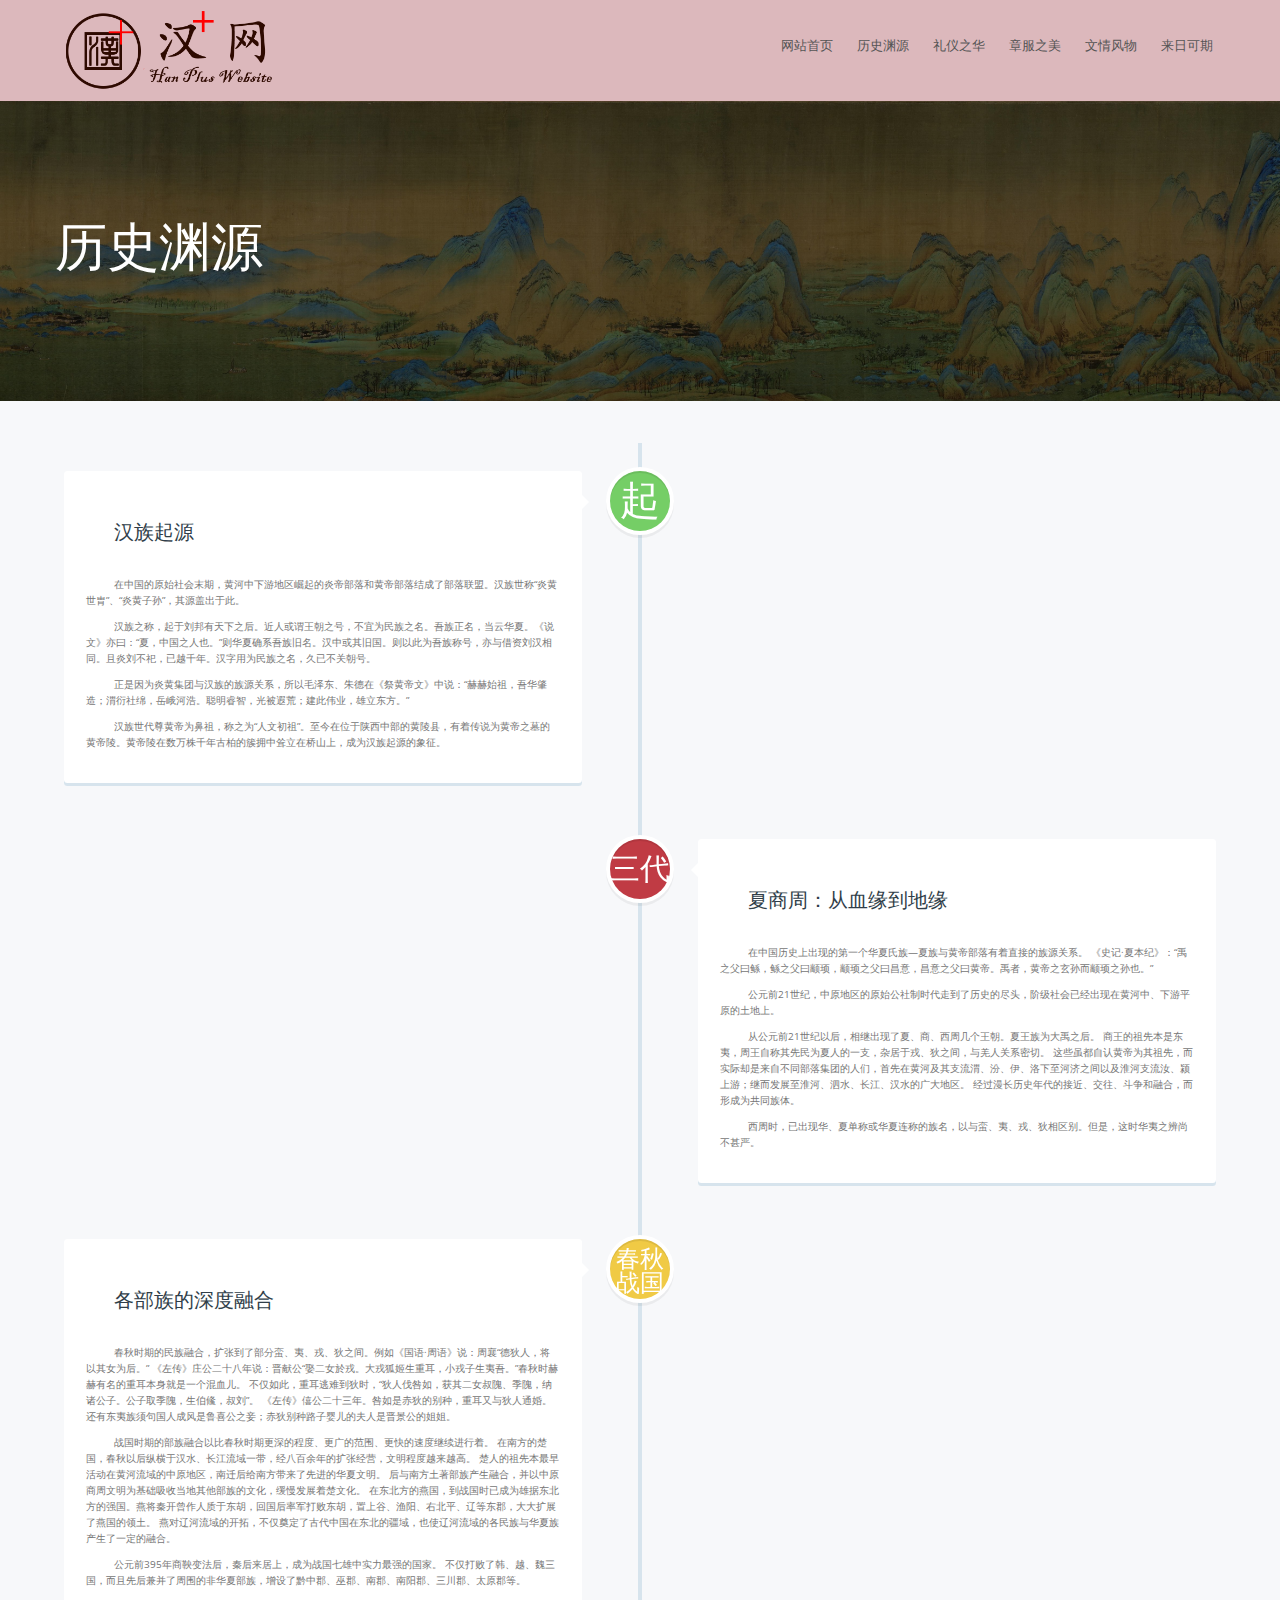
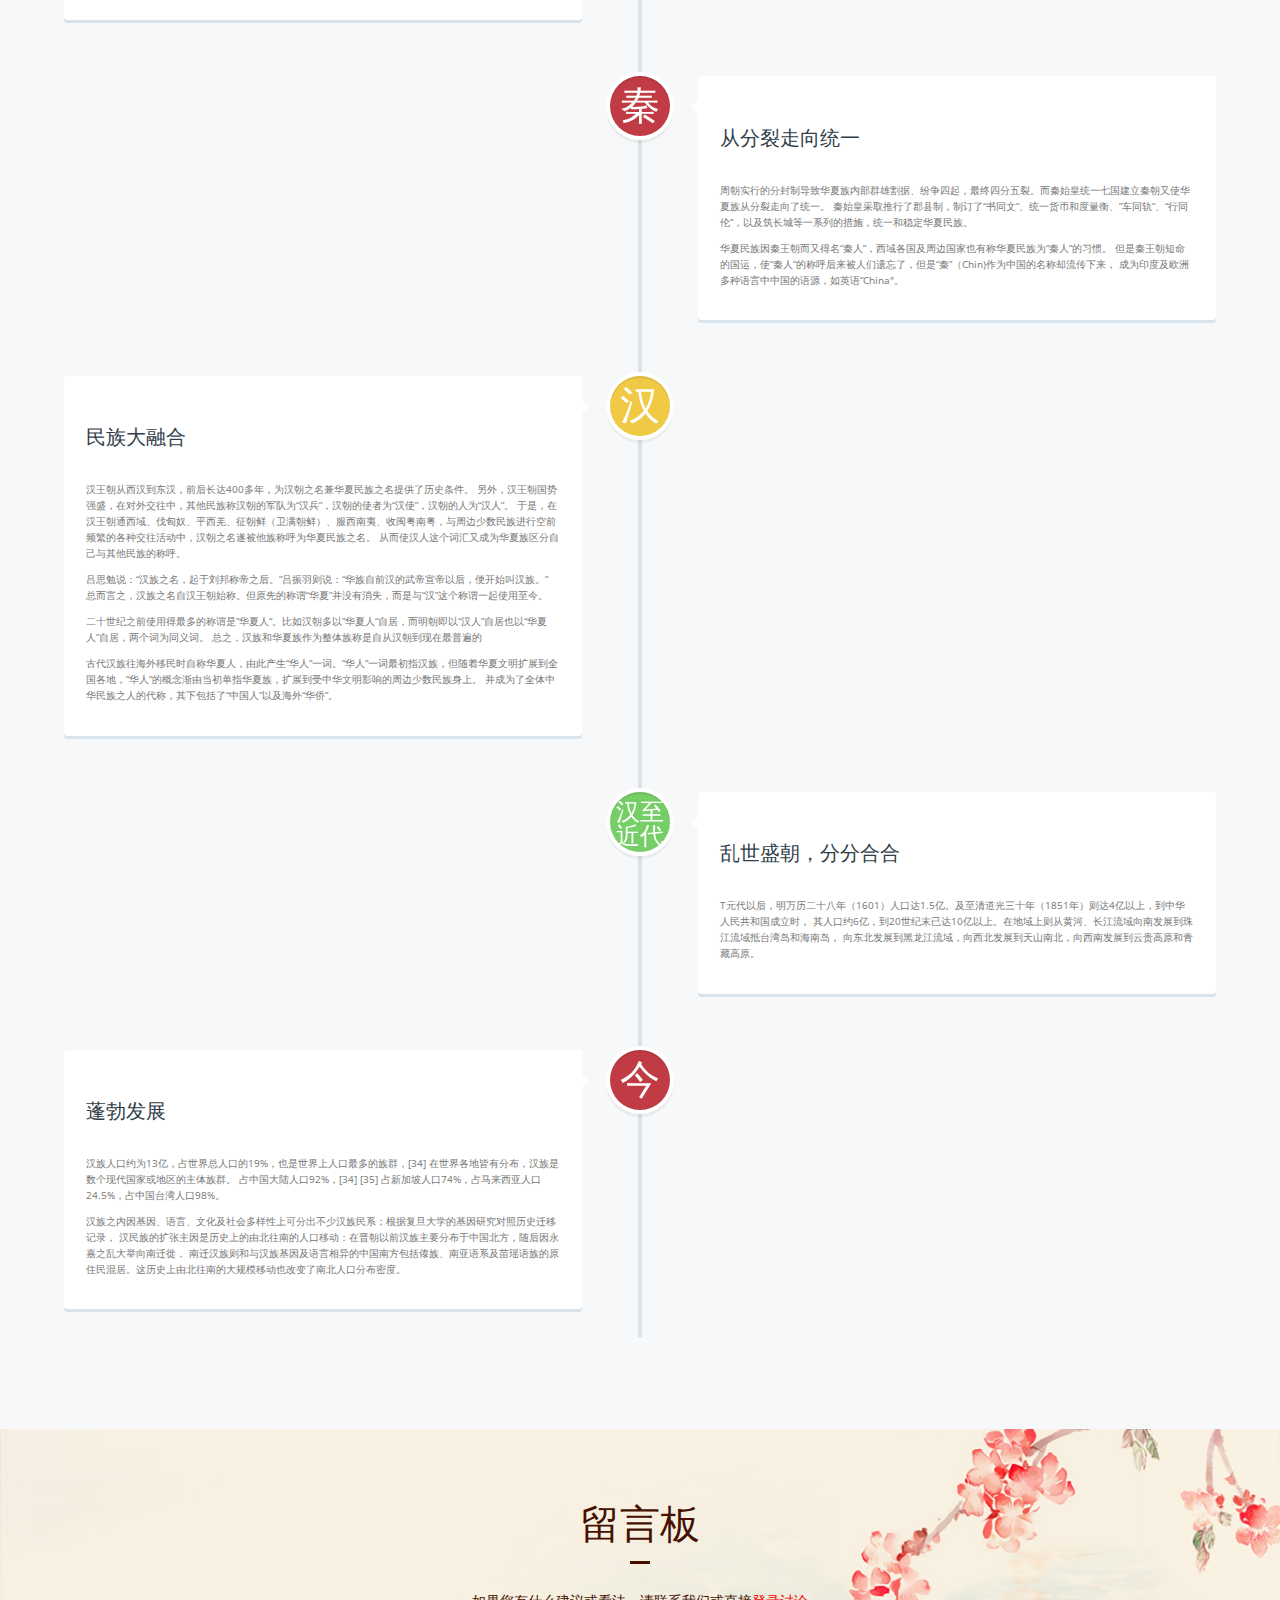
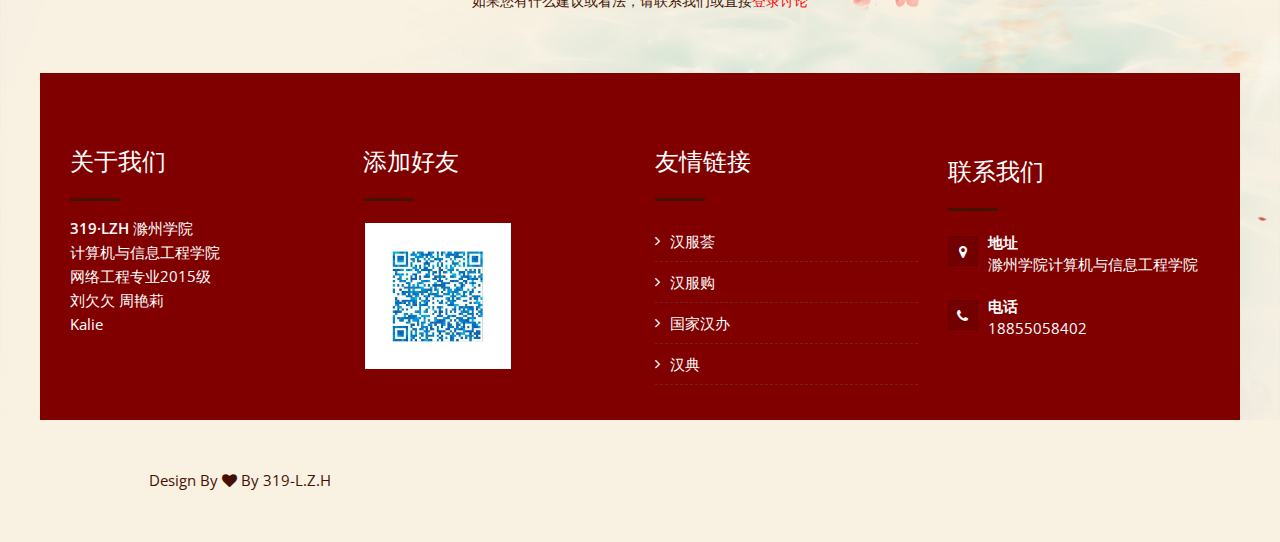
<file: history.html>
<!DOCTYPE html>
<!--[if IE 7 ]>  <html lang="en-gb" class="isie ie7 oldie no-js"> <![endif]-->
<!--[if IE 8 ]>  <html lang="en-gb" class="isie ie8 oldie no-js"> <![endif]-->
<!--[if IE 9 ]>  <html lang="en-gb" class="isie ie9 no-js"> <![endif]-->
<!-- Meta -->
<html lang="en">
<head>
    <meta http-equiv="X-UA-Compatible" content="IE=edge">
    <meta name="format-detection" content="telephone=no">
    <meta charset="UTF-8">
    <meta name="viewport" content="width=device-width, initial-scale=1">
    <link rel="stylesheet" href="css/reset.css"> <!-- CSS reset -->
    <link rel="stylesheet" href="css/skin/style.css"> <!-- Resource style -->
    <!-- Favicons Icon -->
    <title>历史渊源</title>
    <!-- Mobile Specific -->
    <meta name="viewport" content="width=device-width, initial-scale=1">
    <!--[if lt IE 9]>
    <script src="js/html5shiv.min.js"></script>
    <script src="js/respond.min.js"></script>
    <![endif]-->
    <!-- Stylesheets -->
    <link rel="stylesheet" type="text/css" href="css/bootstrap.min.css">
    <link rel="stylesheet" type="text/css" href="css/fontawesome/css/font-awesome.min.css"/>
    <link rel="stylesheet" type="text/css" href="css/owl.carousel.css">
    <link rel="stylesheet" type="text/css" href="css/bootstrap-select.min.css">
    <link rel="stylesheet" type="text/css" href="css/magnific-popup.css">
    <link rel="stylesheet" type="text/css" href="css/style.css">
    <link class="skin" rel="stylesheet" type="text/css" href="css/skin/skin-1.css">
    <link rel="stylesheet" type="text/css" href="css/templete.css">
    <!-- Revolution Slider Css -->
    <link rel="stylesheet" type="text/css" href="plugins/revolution/revolution/css/settings.css">
    <!-- Revolution Navigation Style -->
    <link rel="stylesheet" type="text/css" href="plugins/revolution/revolution/css/navigation.css">
    <!-- Google fonts -->
    <link href="https://fonts.googleapis.com/css?family=Poppins:300,400,500,600,700" rel="stylesheet">
    <link href='http://fonts.googleapis.com/css?family=Roboto:400,100,300,300italic,400italic,500,500italic,700,700italic,900italic,900'
          rel='stylesheet' type='text/css'>
    <link href='https://fonts.googleapis.com/css?family=Open+Sans:400,300,300italic,400italic,600,600italic,700,800italic,800,700italic'
          rel='stylesheet' type='text/css'>
</head>
<body id="bg" >
<div class="page-wraper">
    <!-- header -->
    <header class="site-header">
        <!-- main header -->
        <div class="sticky-header  main-bar-wraper">
            <div class="main-bar clearfix " style="background-color:#dcb8bc">
                <div class="container clearfix">
                    <!-- website logo -->
                    <div class="logo-header mostion"><a href="index.html" target="_blank"><img src="images/logo.png"
                                                                                               width="193" height="89" alt=""></a></div>

                    <!-- nav toggle button -->
                    <button data-target=".header-nav" data-toggle="collapse" type="button"
                            class="navbar-toggle collapsed">
                        <span class="icon-bar"></span>
                        <span class="icon-bar"></span>
                        <span class="icon-bar"></span>
                    </button>
                    <!-- main nav -->
                    <div class="header-nav navbar-collapse collapse">
                        <ul class=" nav navbar-nav">
                            <li><a href="index.html" target="_blank">网站首页</a></li>
                            <li><a href="history.html">历史渊源</a></li>
                            <li><a href="etiquette.html">礼仪之华</a></li>
                            <li><a href="clothes.html">章服之美</a></li>
                            <li><a href="culture.html">文情风物</a></li>
                            <li><a href="others.html">来日可期</a></li>
                        </ul>
                    </div>

                </div>
            </div>
        </div>
        <!-- main header END -->
    </header>
    <!-- header END -->
    <!-- Content -->
    <div class="page-content">
        <!-- inner page banner -->
        <div class="dez-bnr-inr overlay-black-middle" style="background-image:url(images/timg.jpg);">
            <div class="container">
                <div class="dez-bnr-inr-entry">
                    <h1 class="text-white" style="font-size: 52px;font-family: 华文新魏">历史渊源</h1>
                </div>
            </div>
        </div>
        <!-- inner page banner END -->
        <section id="cd-timeline" class="cd-container" >
            <div class="cd-timeline-block">
                <div class="cd-timeline-img cd-picture">
                    <p style="margin:18px auto; text-align: center;font-size: 40px;color: #FFFFFF;font-family: 华文行楷">起</p>
                </div>

                <div class="cd-timeline-content"  style="text-indent: 2em">
                    <h2 style="font-size: 20px">汉族起源</h2>
                    <p>在中国的原始社会末期，黄河中下游地区崛起的炎帝部落和黄帝部落结成了部落联盟。汉族世称“炎黄世胄”、“炎黄子孙”，其源盖出于此。</p>
                    <p>汉族之称，起于刘邦有天下之后。近人或谓王朝之号，不宜为民族之名。吾族正名，当云华夏。《说文》亦曰：“夏，中国之人也。”则华夏确系吾族旧名。汉中或其旧国。则以此为吾族称号，亦与借资刘汉相同。且炎刘不祀，已越千年。汉字用为民族之名，久已不关朝号。</p>
                    <p>正是因为炎黄集团与汉族的族源关系，所以毛泽东、朱德在《祭黄帝文》中说：“赫赫始祖，吾华肇造；渭衍社绵，岳峨河浩。聪明睿智，光被遐荒；建此伟业，雄立东方。”</p>
                    <p>汉族世代尊黄帝为鼻祖，称之为“人文初祖”。至今在位于陕西中部的黄陵县，有着传说为黄帝之墓的黄帝陵。黄帝陵在数万株千年古柏的簇拥中耸立在桥山上，成为汉族起源的象征。</p>
                </div>
            </div>

            <div class="cd-timeline-block">
                <div class="cd-timeline-img cd-movie">
                    <p style="margin:18px auto; text-align: center;font-size: 30px;color: #FFFFFF;font-family: 华文行楷">三代</p>
                </div>

                <div class="cd-timeline-content"  style="text-indent: 2em">
                    <h2 style="font-size: 20px">夏商周：从血缘到地缘</h2>
                    <p>在中国历史上出现的第一个华夏氏族—夏族与黄帝部落有着直接的族源关系。
                        《史记·夏本纪》：“禹之父曰鲧，鲧之父曰颛顼，颛顼之父曰昌意，昌意之父曰黄帝。禹者，黄帝之玄孙而颛顼之孙也。”</p>
                    <p>公元前21世纪，中原地区的原始公社制时代走到了历史的尽头，阶级社会已经出现在黄河中、下游平原的土地上。</p>
                    <p>从公元前21世纪以后，相继出现了夏、商、西周几个王朝。夏王族为大禹之后。
                        商王的祖先本是东夷，周王自称其先民为夏人的一支，杂居于戎、狄之间，与羌人关系密切。
                        这些虽都自认黄帝为其祖先，而实际却是来自不同部落集团的人们，首先在黄河及其支流渭、汾、伊、洛下至河济之间以及淮河支流汝、颍上游；继而发展至淮河、泗水、长江、汉水的广大地区。
                        经过漫长历史年代的接近、交往、斗争和融合，而形成为共同族体。</p>
                    <p>西周时，已出现华、夏单称或华夏连称的族名，以与蛮、夷、戎、狄相区别。但是，这时华夷之辨尚不甚严。</p>
                </div>
            </div>

            <div class="cd-timeline-block">
                <div class="cd-timeline-img cd-location">
                    <p style="margin:8px auto; text-align: center;font-size: 24px;color: #FFFFFF;font-family: 华文行楷">春秋战国</p>
                </div>
                <div class="cd-timeline-content"  style="text-indent: 2em">
                    <h2 style="font-size: 20px">各部族的深度融合</h2>
                    <p>春秋时期的民族融合，扩张到了部分蛮、夷、戎、狄之间。例如《国语·周语》说：周襄“德狄人，将以其女为后。”
                        《左传》庄公二十八年说：晋献公“娶二女於戎。大戎狐姬生重耳，小戎子生夷吾。”春秋时赫赫有名的重耳本身就是一个混血儿。
                        不仅如此，重耳逃难到狄时，“狄人伐咎如，获其二女叔隗、季隗，纳诸公子。公子取季隗，生伯鯈，叔刘”。
                        《左传》僖公二十三年。咎如是赤狄的别种，重耳又与狄人通婚。还有东夷族须句国人成风是鲁喜公之妾；赤狄别种路子婴儿的夫人是晋景公的姐姐。</p>
                    <p>战国时期的部族融合以比春秋时期更深的程度、更广的范围、更快的速度继续进行着。
                        在南方的楚国，春秋以后纵横于汉水、长江流域一带，经八百余年的扩张经营，文明程度越来越高。
                        楚人的祖先本最早活动在黄河流域的中原地区，南迁后给南方带来了先进的华夏文明。
                        后与南方土著部族产生融合，并以中原商周文明为基础吸收当地其他部族的文化，缓慢发展着楚文化。
                        在东北方的燕国，到战国时已成为雄据东北方的强国。燕将秦开曾作人质于东胡，回国后率军打败东胡，置上谷、渔阳、右北平、辽等东郡，大大扩展了燕国的领土。
                        燕对辽河流域的开拓，不仅奠定了古代中国在东北的疆域，也使辽河流域的各民族与华夏族产生了一定的融合。</p>
                    <p>公元前395年商鞅变法后，秦后来居上，成为战国七雄中实力最强的国家。
                        不仅打败了韩、越、魏三国，而且先后兼并了周围的非华夏部族，增设了黔中郡、巫郡、南郡、南阳郡、三川郡、太原郡等。</p>
                </div>
            </div>

            <div class="cd-timeline-block">
                <div class="cd-timeline-img cd-movie">
                    <p style="margin:18px auto; text-align: center;font-size: 40px;color: #FFFFFF;font-family: 华文行楷">秦</p>
                </div>

                <div class="cd-timeline-content">
                    <h2 style="font-size: 20px">从分裂走向统一</h2>
                    <p>周朝实行的分封制导致华夏族内部群雄割据、纷争四起，最终四分五裂。而秦始皇统一七国建立秦朝又使华夏族从分裂走向了统一。
                        秦始皇采取推行了郡县制，制订了“书同文”、统一货币和度量衡、“车同轨”、“行同伦”，以及筑长城等一系列的措施，统一和稳定华夏民族。</p>
                    <p>华夏民族因秦王朝而又得名“秦人”，西域各国及周边国家也有称华夏民族为“秦人”的习惯。
                        但是秦王朝短命的国运，使“秦人”的称呼后来被人们遗忘了，但是“秦”（Chin)作为中国的名称却流传下来，
                        成为印度及欧洲多种语言中中国的语源，如英语“China"。</p>
                </div>
            </div>

            <div class="cd-timeline-block">
                <div class="cd-timeline-img cd-location">
                    <p style="margin:18px auto; text-align: center;font-size: 40px;color: #FFFFFF;font-family: 华文行楷">汉</p>
                </div>

                <div class="cd-timeline-content">
                    <h2 style="font-size: 20px">民族大融合</h2>
                    <p>汉王朝从西汉到东汉，前后长达400多年，为汉朝之名兼华夏民族之名提供了历史条件。
                        另外，汉王朝国势强盛，在对外交往中，其他民族称汉朝的军队为“汉兵”，汉朝的使者为“汉使”，汉朝的人为“汉人”。
                        于是，在汉王朝通西域、伐匈奴、平西羌、征朝鲜（卫满朝鲜）、服西南夷、收闽粤南粤，与周边少数民族进行空前频繁的各种交往活动中，汉朝之名遂被他族称呼为华夏民族之名。
                        从而使汉人这个词汇又成为华夏族区分自己与其他民族的称呼。</p>
                    <p>吕思勉说：“汉族之名，起于刘邦称帝之后。”吕振羽则说：“华族自前汉的武帝宣帝以后，便开始叫汉族。”
                        总而言之，汉族之名自汉王朝始称。但原先的称谓“华夏”并没有消失，而是与“汉”这个称谓一起使用至今。</p>
                    <p>二十世纪之前使用得最多的称谓是”华夏人“。比如汉朝多以”华夏人“自居，而明朝即以“汉人”自居也以“华夏人”自居，两个词为同义词。
                        总之，汉族和华夏族作为整体族称是自从汉朝到现在最普遍的</p>
                    <p>古代汉族往海外移民时自称华夏人，由此产生“华人”一词。“华人”一词最初指汉族，但随着华夏文明扩展到全国各地，“华人”的概念渐由当初单指华夏族，扩展到受中华文明影响的周边少数民族身上。
                        并成为了全体中华民族之人的代称，其下包括了“中国人”以及海外“华侨”。</p>
                </div>
            </div>

            <div class="cd-timeline-block">
                <div class="cd-timeline-img cd-picture">
                    <p style="margin:8px auto; text-align: center;font-size: 24px;color: #FFFFFF;font-family: 华文行楷">汉至近代</p>
                </div>

                <div class="cd-timeline-content">
                    <h2 style="font-size: 20px">乱世盛朝，分分合合</h2>
                    <p>T元代以后，明万历二十八年（1601）人口达1.5亿。及至清道光三十年（1851年）则达4亿以上，到中华人民共和国成立时，
                        其人口约6亿，到20世纪末已达10亿以上。在地域上则从黄河、长江流域向南发展到珠江流域抵台湾岛和海南岛，
                        向东北发展到黑龙江流域，向西北发展到天山南北，向西南发展到云贵高原和青藏高原。</p>
                </div>
            </div>

            <div class="cd-timeline-block">
                <div class="cd-timeline-img cd-movie">
                    <p style="margin:18px auto; text-align: center;font-size: 40px;color: #FFFFFF;font-family: 华文行楷">今</p>
                </div>

                <div class="cd-timeline-content">
                    <h2 style="font-size: 20px">蓬勃发展</h2>
                    <p>汉族人口约为13亿，占世界总人口的19%，也是世界上人口最多的族群，[34]  在世界各地皆有分布，汉族是数个现代国家或地区的主体族群。
                        占中国大陆人口92%，[34]  [35]  占新加坡人口74%，占马来西亚人口24.5%，占中国台湾人口98%。</p>
                        <p>汉族之内因基因、语言、文化及社会多样性上可分出不少汉族民系；根据复旦大学的基因研究对照历史迁移记录，
                        汉民族的扩张主因是历史上的由北往南的人口移动：在晋朝以前汉族主要分布于中国北方，随后因永嘉之乱大举向南迁徙，
                        南迁汉族则和与汉族基因及语言相异的中国南方包括傣族、南亚语系及苗瑶语族的原住民混居。这历史上由北往南的大规模移动也改变了南北人口分布密度。</p>
                </div>
            </div>

        </section>
    </div>
    <!-- Content END-->
    <!-- Footer -->
    <footer class="site-footer yoga-footer">
        <div class="footer-top">
            <div class="container p-t20">
                <div class="row">
                    <div class="col-md-12 text-center m-b30">
                        <div class="section-head text-center text-white">
                            <h2 class="h2"><span class="text-brown">留言板</span></h2>
                            <div class="dez-separator-outer ">
                                <div class="dez-separator bg-primary style-liner"></div>
                            </div>
                            <p style="color: #461001">如果您有什么建议或看法，请联系我们</a>或直接<a
                                    href="login/login.html" style="color: #FF0000;text-decoration: dashed">登录讨论</a></p>
                        </div>
                    </div>
                </div>
            </div>
            <div class="container saf-footer">
                <div class="row">
                    <div class="col-md-3 col-sm-6 footer-col-4">
                        <div class="widget widget_about">
                            <h2 class="m-b15">关于我们 </h2>
                            <div class="dez-separator bg-primary"></div>
                            <p><strong>319·LZH</strong> 滁州学院<br />计算机与信息工程学院<br />网络工程专业2015级<br />
                                刘欠欠 周艳莉<br />Kalie<br /></p>
                        </div>
                    </div>
                    <div class="col-md-3 col-sm-6 footer-col-4">
                        <div class="widget  widget_gallery">
                            <h2 class="m-b15">添加好友</h2>
                            <div class="dez-separator bg-primary"></div>
                            <ul>
                                <li class="img-effect2" style="width: 150px;height: 150px"><a href="javascript:void(0);"><img src="images/main/qq.jpg"></a></li>
                            </ul>
                        </div>
                    </div>
                    <div class="col-md-3 col-sm-6 footer-col-4">
                        <div class="widget widget_services">
                            <h2 class="m-b15">友情链接</h2>
                            <div class="dez-separator bg-primary"></div>
                            <ul>
                                <li><a href="http://www.hanfuhui.cn/">汉服荟</a></li>
                                <li><a href="http://www.hanfugou.com/">汉服购</a></li>
                                <li><a href="http://www.hanban.edu.cn/">国家汉办</a></li>
                                <li><a href="http://www.zdic.net/">汉典</a></li>
                            </ul>
                        </div>
                    </div>
                    <div class="col-md-3 col-sm-6 footer-col-4">
                        <div class="widget widget_getintuch">
                            <h2 class="m-b15">联系我们</h2>
                            <div class="dez-separator bg-primary"></div>
                            <ul>
                                <li><i class="fa fa-map-marker"></i><strong>地址</strong>滁州学院计算机与信息工程学院
                                </li>
                                <li><i class="fa fa-phone"></i><strong>电话</strong>18855058402
                                </li>
                            </ul>
                        </div>
                    </div>
                </div>
            </div>
        </div>
        <!-- footer bottom part -->
        <div class="footer-bottom">
            <div class="container">
                <div class="row" style="color: #461001">
                    <div class="col-md-4 col-sm-4 text-center"> <span> Design By <i class="fa fa-heart text-primary heart"></i> By 319-L.Z.H </span> </div>
                </div>
            </div>
        </div>
    </footer>
    <!-- Footer END-->
    <!-- scroll top button -->
    <button class="scroltop fa fa-caret-up" ></button>
</div>
<!-- JavaScript  files ========================================= -->
<script src="js/jquery.1.11.1.js"></script>
<script src="js/main.js"></script>
<!-- Resource jQuery -->
<script type="text/javascript"  src="js/jquery.min.js"></script>
<!-- jquery.min js -->
<script type="text/javascript"  src="js/bootstrap.min.js"></script>
<!-- bootstrap.min js -->
<script type="text/javascript"  src="js/bootstrap-select.min.js"></script>
<!-- Form js -->
<script type="text/javascript"  src="js/jquery.bootstrap-touchspin.js"></script>
<!-- Form js -->
<script type="text/javascript"  src="js/magnific-popup.js"></script>
<!-- magnific-popup js -->
<script type="text/javascript"  src="js/waypoints-min.js"></script>
<!-- waypoints js -->
<script type="text/javascript"  src="js/counterup.min.js"></script>
<!-- counterup js -->
<script type="text/javascript" src="js/imagesloaded.js"></script>
<!-- masonry  -->
<script type="text/javascript" src="js/masonry-3.1.4.js"></script>
<!-- masonry  -->
<script type="text/javascript" src="js/masonry.filter.js"></script>
<!-- masonry  -->
<script type="text/javascript"  src="js/owl.carousel.js"></script>
<!-- OWL  Slider  -->
<!-- google map  -->
<script type="text/javascript"  src="js/custom.js"></script>
<!-- custom fuctions  -->
<script type="text/javascript"  src="js/dz.carousel.js"></script>
<!-- sortcode fuctions  -->
<!-- switcher fuctions  -->
<div id="loading-area"></div>

</body>
</html>
</file>
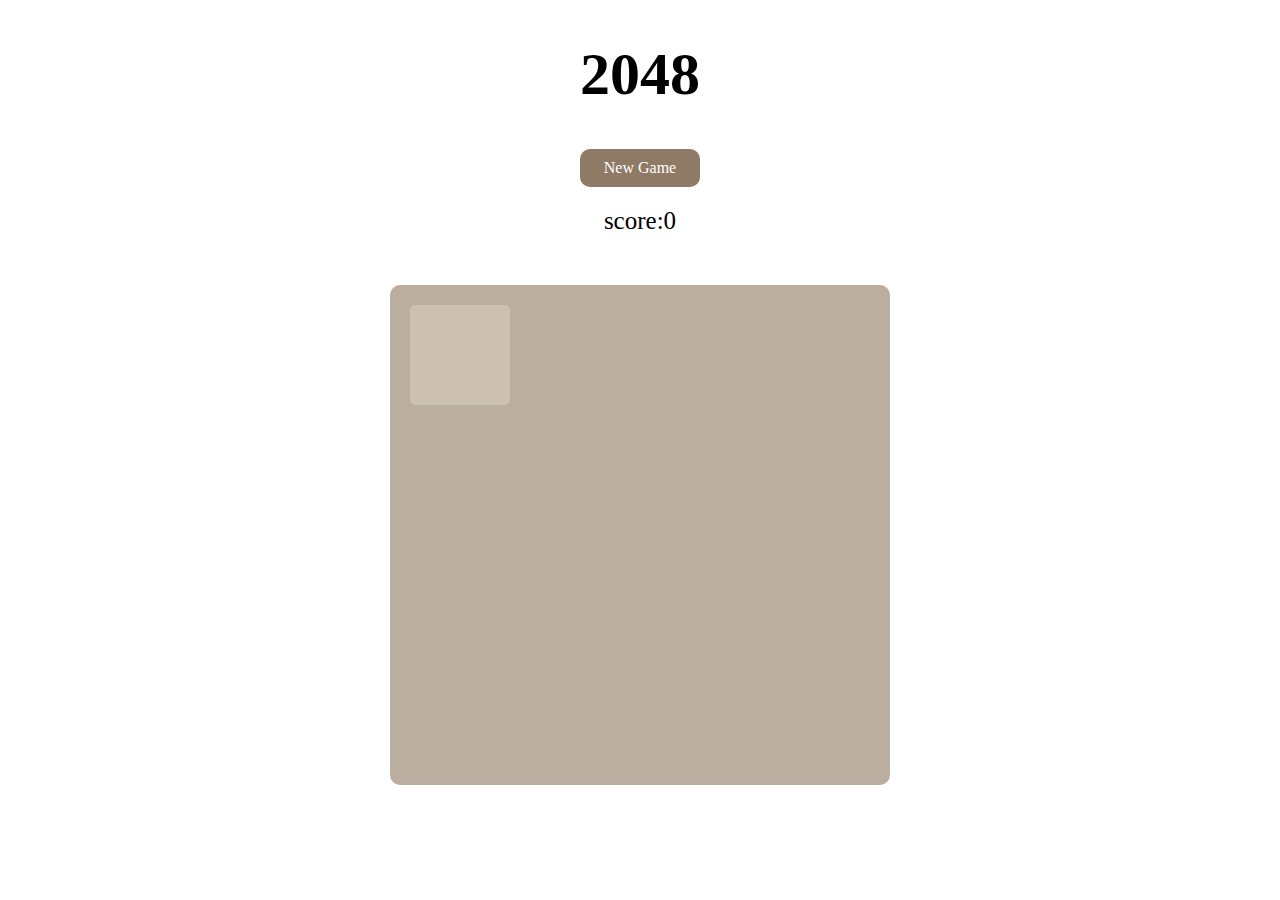
<file: others.html>
<!DOCTYPE html>
<html lang="en">
<head>
    <meta charset="UTF-8">

    <title>2048</title>
    <link rel="stylesheet" type="text/css" href="game/2048.css"/>

    <script type="text/javascript" src="http://libs.baidu.com/jquery/1.9.0/jquery.min.js"></script>
    <script type="text/javascript" src="game/support2048.js"></script>
    <script type="text/javascript" src="game/showAnimation.js"></script>
    <script type="text/javascript" src="game/main2048.js"></script>

</head>
<body>

<!-- 绘制标题 -->
<header>
    <h1>2048</h1>
    <a href="javascript:newgame();" id="newgamebutton">New Game</a>
    <p>score:<span id="score">0</span></p>
</header>

<!-- 绘制棋盘格 -->
<div id="grid-container">
    <div class="grid-cell" id="grid-cell-0-0"></div>
    <div class="grid-cell" id="grid-cell-0-1"></div>
    <div class="grid-cell" id="grid-cell-0-2"></div>
    <div class="grid-cell" id="grid-cell-0-3"></div>

    <div class="grid-cell" id="grid-cell-1-0"></div>
    <div class="grid-cell" id="grid-cell-1-1"></div>
    <div class="grid-cell" id="grid-cell-1-2"></div>
    <div class="grid-cell" id="grid-cell-1-3"></div>

    <div class="grid-cell" id="grid-cell-2-0"></div>
    <div class="grid-cell" id="grid-cell-2-1"></div>
    <div class="grid-cell" id="grid-cell-2-2"></div>
    <div class="grid-cell" id="grid-cell-2-3"></div>

    <div class="grid-cell" id="grid-cell-3-0"></div>
    <div class="grid-cell" id="grid-cell-3-1"></div>
    <div class="grid-cell" id="grid-cell-3-2"></div>
    <div class="grid-cell" id="grid-cell-3-3"></div>
</div>
</body>
</html>
</file>
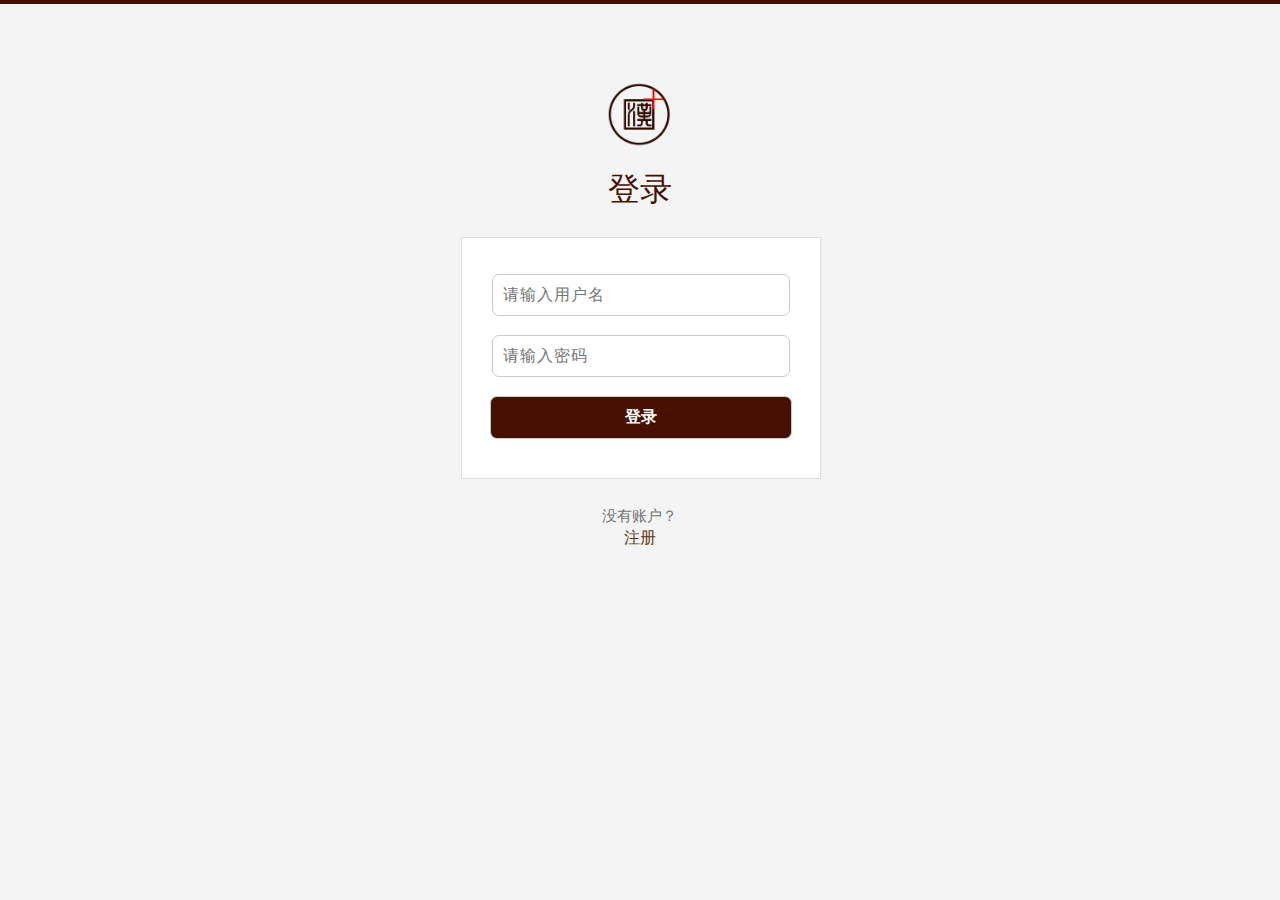
<file: login/login.html>
<!DOCTYPE html>
<html>
<head>
    <meta charset="UTF-8">
    <title>用户登陆</title>
    <link rel="stylesheet" href="register.css">
    <script src="form.js"></script>
</head>
<body>
<header>
    <div class="header-line"></div>
</header>
<div class="content">
    <img class="content-logo" src="logo.png" alt="logo">
    <h1 class="content-title">登录</h1>
    <div class="content-form">
        <form name="LoginForm" method="post" action="login.php">
            <div id="change_margin_1">
                <input class="user" type="text" name="username" id="username" placeholder="请输入用户名" onblur="oBlur_1()" onfocus="oFocus_1()">
            </div>
            <!-- input的value为空时弹出提醒 -->
            <p id="remind_1"></p>
            <div id="change_margin_2">
                <input class="password" type="password" name="password" id="password" placeholder="请输入密码" onblur="oBlur_2()" onfocus="oFocus_2()">
            </div>
            <!-- input的value为空时弹出提醒 -->
            <div id="change_margin_3">
                <input class="content-form-signup" type="submit" onclick="return submitTest()" value="登录">
            </div>
        </form>
    </div>
    <div class="content-login-description">没有账户？</div>
    <div><a class="content-login-link" href="register.html">注册</a></div>
</div>
</body>
</html>
</file>
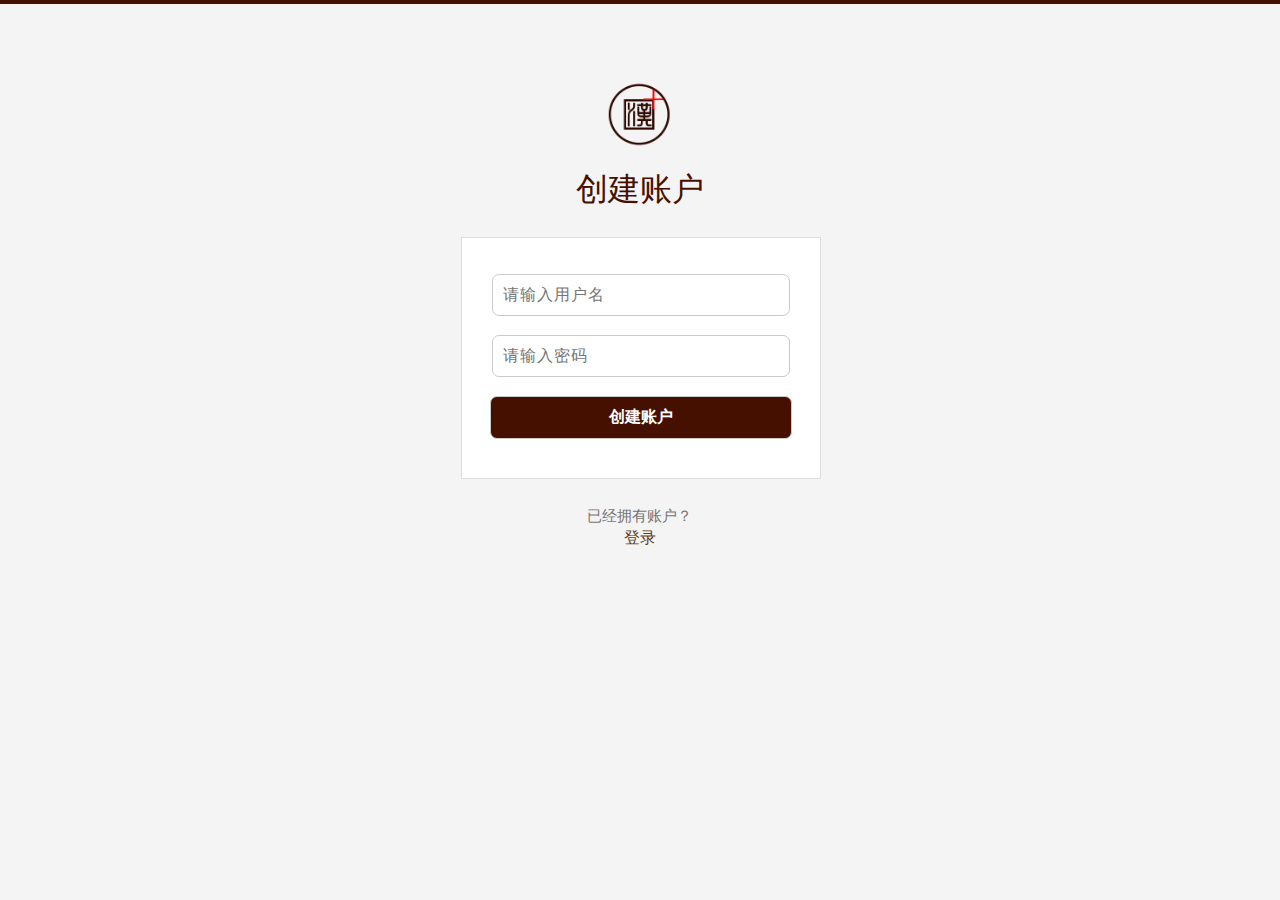
<file: login/register.html>
<!DOCTYPE html>
<html>
<head>
    <meta charset="UTF-8">
    <title>注册页面</title>
    <link rel="stylesheet" href="register.css">
    <script src="form.js"></script>
</head>
<body>
<header>
    <div class="header-line"></div>
</header>
<div class="content">
    <img class="content-logo" src="logo.png" alt="logo">
    <h1 class="content-title">创建账户</h1>
    <div class="content-form">
        <form name="LoginForm" action="register.php" method="post" onsubmit="return submitTest()">
            <div id="change_margin_1">
                <input class="user" type="text" name="username" id="username" placeholder="请输入用户名" onblur="oBlur_1()" onfocus="oFocus_1()">
            </div>
            <!-- input的value为空时弹出提醒 -->
            <p id="remind_1"></p>
            <div id="change_margin_2">
                <input class="password" type="password" name="password" id="password" placeholder="请输入密码" onblur="oBlur_2()" onfocus="oFocus_2()">
            </div>
            <!-- input的value为空时弹出提醒 -->
            <p id="remind_2"></p>
            <div id="change_margin_3">
                <input class="content-form-signup" type="submit" value="创建账户">
            </div>
        </form>
    </div>
    <div class="content-login-description">已经拥有账户？</div>
    <div><a class="content-login-link" href="login.html">登录</a></div>
</div>
</body>
</html>
</file>
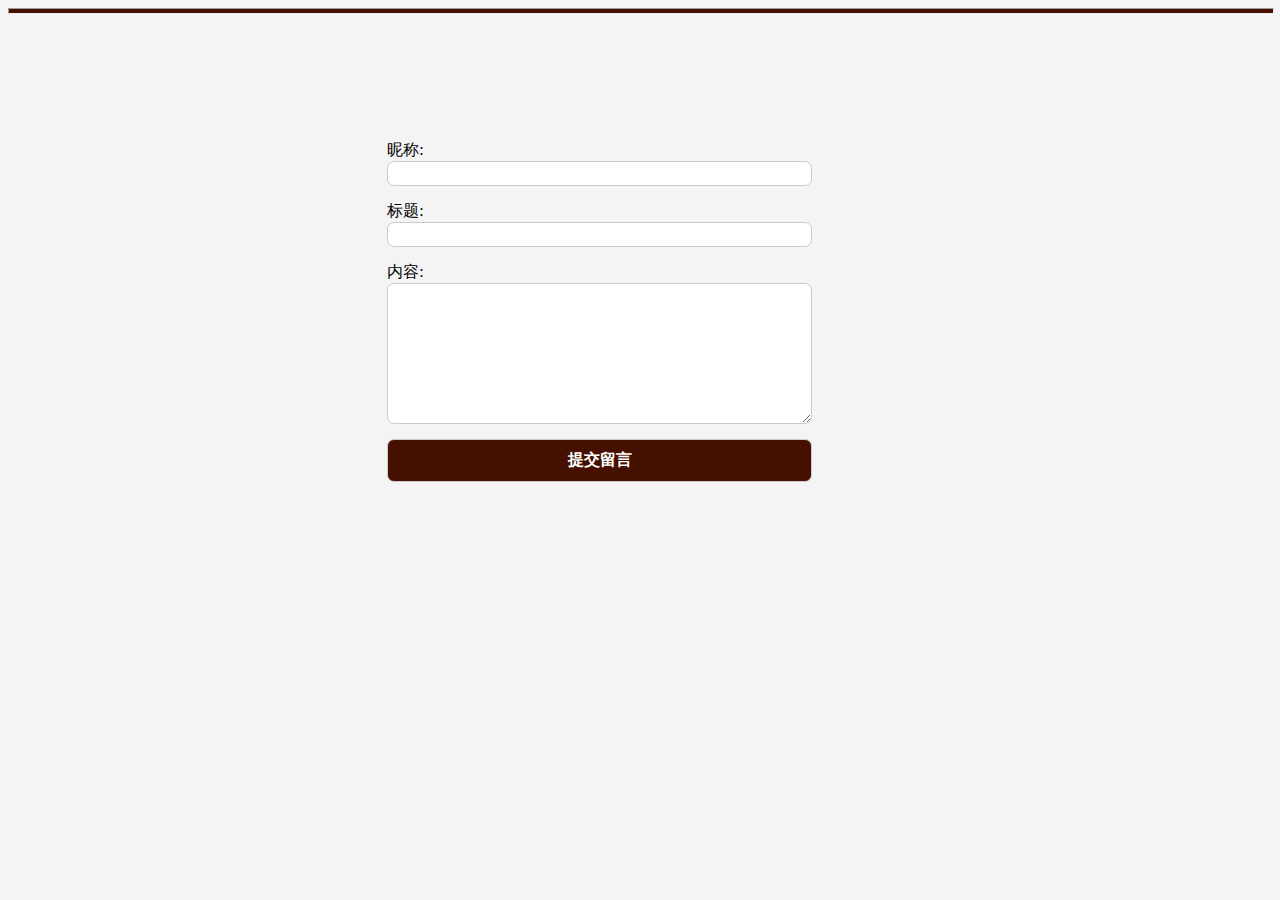
<file: login/say.html>
<html>
<head>
    <meta charset="utf-8">
    <style>
        body{
            background-color:  #f4f4f4;
        }
        form{
            margin: 10% 30%;
            border: #461001 2px;
        }
        input,textarea{
            width:84%;
            border: 1px solid  #cccbcb;
            border-radius: 7px;
        }
        div{
            margin-top: 15px;
            font-family: "微软雅黑";
        }
    </style>
</head>
<body>
<hr style=" width: 100%;height: 4px;background: #461001;" />
<form action="say.php"  method="post" name = "myform" onsubmit="return CheckPost();">
    <div>昵称:<br /><input type="text" size="10" name="user" style="height: 25px"/><br/></div>
    <div>标题:<br /><input type="text" name="title" style="height: 25px"/><br/></div>
    <div>内容:<br /><textarea  name="content" cols="88%" rows="9" ></textarea><br/></div>
    <div><input type="submit" name="submit" value="提交留言" style=" width: 84%;margin: 0 auto; padding: 10px; border: 1px solid  #cccbcb;border-radius: 7px;
    font-size: 1em;  font-weight: bold;color: #fff;  background: #461001;cursor: pointer;" /></div>
</form>
<SCRIPT language=javascript>
    function CheckPost()
    {
        if (myform.title.value.length<4)
        {
            alert("标题不能少于4个字符");
            myform.title.focus();
            return false;
        }
        if (myform.content.value=="")
        {
            alert("必须要填写留言内容");
            myform.content.focus();
            return false;
        }

    }
</SCRIPT>
</body>
</html>
</file>
<file: css/style.css>
/*--------------------------------------------------------------
1. GENERAL 
---------------------------------------------------------------*/

body {
    background-color: #FFF;
    font-family: 'Open Sans', sans-serif;
    font-size: 14px;
    font-weight: 400;
    color: #767676;
    padding: 0;
    margin: 0;
    overflow-x: hidden;
}
a {
    color: #EFBB20;
    outline: 0 none;
    text-decoration: none;
}
a:hover,
a:focus {
    text-decoration: none;
    outline: 0 none;
}
a:active,
a:hover {
    color: #333333;
}
p a {
    color: #333333;
}
img {
    border-style: none;
    height: auto;
    max-width: 100%;
    vertical-align: middle;
}
hr {
    clear: both;
}
section,
article,
aside,
details,
figcaption,
figure,
footer,
header,
hgroup,
main,
menu,
nav,
summary {
    display: block;
}
address {
    font-style: italic;
}
table {
    background-color: transparent;
    width: 100%;
}
table thead th {
    color: #333;
}
table td {
    padding: 15px 10px;
}
p,
address,
pre,
hr,
ul,
ol,
dl,
dd,
table {
    margin-bottom: 24px;
}
.overflow-hide {
    overflow: hidden;
}
.overflow-auto {
    overflow: auto;
}
.clear {
    clear: both;
}
.pull-none {
    float: none;
}
::-moz-selection {
    background: #3396d1;
    color: #fff;
}
::selection {
    background: #3396d1;
    color: #fff;
}
.copyrights{
	text-indent:-9999px;
	height:0;
	line-height:0;
	font-size:0;
	overflow:hidden;
}
/*---------------------------------------------------------------
2. HEADINGS 
---------------------------------------------------------------*/

h1,
h2,
h3,
h4,
h5,
h6 {
    color: #2e1e13;
    font-family: "Poppins", sans-serif;
}
h1 a,
h2 a,
h3 a,
h4 a,
h5 a,
h6 a {
    color: #3b3b3b;
}
h1 {
    font-size: 28px;
    line-height: 30px;
    margin-bottom: 25px;
}
h2 {
    font-size: 24px;
    line-height: 38px;
    margin-bottom: 25px;
}
h3 {
    font-size: 20px;
    line-height: 24px;
    margin-bottom: 20px;
}
h4 {
    font-size: 18px;
    line-height: 22px;
    margin-bottom: 15px;
}
h5 {
    font-size: 16px;
    line-height: 22px;
    margin-bottom: 10px;
}
h6 {
    font-size: 14px;
    line-height: 18px;
    margin-bottom: 10px;
}

/*---------------------------------------------------------------
3. TEXT & PARAGRAPH 
---------------------------------------------------------------*/

p {
    line-height: 24px;
    margin-bottom: 24px;
}
strong {
    font-weight: 600;
}
/*text align*/

.text-left {
    text-align: left;
}
.text-center {
    text-align: center;
}
.text-right {
    text-align: right;
}
.text-justify {
    text-align: justify
}
/*text vertical align*/

.v-align-t {
    vertical-align: top;
}
.v-align-m {
    vertical-align: middle;
}
.v-align-b {
    vertical-align: bottom;
}
/*text no line brack*/

.text-nowrap {
    white-space: nowrap
}
/*text transform*/

.text-lowercase {
    text-transform: lowercase
}
.text-uppercase {
    text-transform: uppercase
}
.text-capitalize {
    text-transform: capitalize
}
/*text size*/

.font-14 {
    font-size: 14px;
}
.font-16 {
    font-size: 16px;
}
.font-18 {
    font-size: 18px;
}
.font-20 {
    font-size: 20px;
}
.font-22 {
    font-size: 22px;
}
.font-24 {
    font-size: 24px;
}
.font-26 {
    font-size: 26px;
}
/*text weight*/

.font-weight-300 {
    font-weight: 300;
}
.font-weight-400 {
    font-weight: 400;
}
.font-weight-500 {
    font-weight: 500;
}
.font-weight-600 {
    font-weight: 600;
}
.font-weight-700 {
    font-weight: 700;
}
.font-weight-800 {
    font-weight: 800;
}
.font-weight-900 {
    font-weight: 900;
}

/*---------------------------------------------------------------
4. LISTS 
---------------------------------------------------------------*/

dl,
ul,
ol {
    list-style-position: outside;
    padding: 0;
}
ul,
ol {
    margin-bottom: 24px;
}
ul li,
ol li {
    padding: 0;
}
dl {
    margin-left: 0;
    margin-bottom: 30px;
}
dl dd {
    margin-bottom: 10px;
}

/*---------------------------------------------------------------
5. BOX SPACING (inner & outer)
---------------------------------------------------------------*/
/*== >padding (around) ======*/

.p-a0 {
    padding: 0;
}
.p-a5 {
    padding: 5px;
}
.p-a10 {
    padding: 10px;
}
.p-a15 {
    padding: 15px;
}
.p-a20 {
    padding: 20px;
}
.p-a25 {
    padding: 25px;
}
.p-a30 {
    padding: 30px;
}
.p-a40 {
    padding: 40px;
}
.p-a50 {
    padding: 50px;
}
.p-a60 {
    padding: 60px;
}
.p-a70 {
    padding: 70px;
}
.p-a80 {
    padding: 80px;
}
.p-a90 {
    padding: 90px;
}
.p-a100 {
    padding: 100px;
}
/*== >Padding (top) ==*/

.p-t0 {
    padding-top: 0;
}
.p-t5 {
    padding-top: 5px;
}
.p-t10 {
    padding-top: 10px;
}
.p-t15 {
    padding-top: 15px;
}
.p-t20 {
    padding-top: 20px;
}
.p-t30 {
    padding-top: 30px;
}
.p-t40 {
    padding-top: 40px;
}
.p-t50 {
    padding-top: 50px;
}
.p-t60 {
    padding-top: 60px;
}
.p-t70 {
    padding-top: 70px;
}
.p-t80 {
    padding-top: 80px;
}
.p-t90 {
    padding-top: 90px;
}
.p-t100 {
    padding-top: 100px;
}
/*== >Padding (bottom) ==*/

.p-b0 {
    padding-bottom: 0;
}
.p-b5 {
    padding-bottom: 5px;
}
.p-b10 {
    padding-bottom: 10px;
}
.p-b15 {
    padding-bottom: 15px;
}
.p-b20 {
    padding-bottom: 20px;
}
.p-b30 {
    padding-bottom: 30px;
}
.p-b40 {
    padding-bottom: 40px;
}
.p-b50 {
    padding-bottom: 50px;
}
.p-b60 {
    padding-bottom: 60px;
}
.p-b70 {
    padding-bottom: 70px;
}
.p-b80 {
    padding-bottom: 80px;
}
.p-b90 {
    padding-bottom: 90px;
}
.p-b100 {
    padding-bottom: 100px;
}
/*== >Padding (left) ==*/

.p-l0 {
    padding-left: 0;
}
.p-l5 {
    padding-left: 5px;
}
.p-l10 {
    padding-left: 10px;
}
.p-l15 {
    padding-left: 15px;
}
.p-l20 {
    padding-left: 20px;
}
.p-l30 {
    padding-left: 30px;
}
.p-l40 {
    padding-left: 40px;
}
.p-l50 {
    padding-left: 50px;
}
.p-l60 {
    padding-left: 60px;
}
.p-l70 {
    padding-left: 70px;
}
.p-l80 {
    padding-left: 80px;
}
.p-l90 {
    padding-left: 90px;
}
.p-l100 {
    padding-left: 100px;
}
/*== >Padding (right) ==*/

.p-r0 {
    padding-right: 0;
}
.p-r5 {
    padding-right: 5px;
}
.p-r10 {
    padding-right: 10px;
}
.p-r15 {
    padding-right: 15px;
}
.p-r20 {
    padding-right: 20px;
}
.p-r30 {
    padding-right: 30px;
}
.p-r40 {
    padding-right: 40px;
}
.p-r50 {
    padding-right: 50px;
}
.p-r60 {
    padding-right: 60px;
}
.p-r70 {
    padding-right: 70px;
}
.p-r80 {
    padding-right: 80px;
}
.p-r90 {
    padding-right: 90px;
}
.p-r100 {
    padding-right: 100px;
}
/*== >Padding (left right) ==*/

.p-lr0 {
    padding-left: 0;
    padding-right: 0;
}
.p-lr5 {
    padding-left: 5px;
    padding-right: 5px;
}
.p-lr10 {
    padding-left: 10px;
    padding-right: 10px;
}
.p-lr15 {
    padding-left: 15px;
    padding-right: 15px;
}
.p-lr20 {
    padding-left: 20px;
    padding-right: 20px;
}
.p-lr30 {
    padding-left: 30px;
    padding-right: 30px;
}
.p-lr40 {
    padding-left: 40px;
    padding-right: 40px;
}
.p-lr50 {
    padding-left: 50px;
    padding-right: 50px;
}
.p-lr60 {
    padding-left: 60px;
    padding-right: 60px;
}
.p-lr70 {
    padding-left: 70px;
    padding-right: 70px;
}
.p-lr80 {
    padding-left: 80px;
    padding-right: 80px;
}
.p-lr90 {
    padding-left: 90px;
    padding-right: 90px;
}
.p-lr100 {
    padding-left: 100px;
    padding-right: 100px;
}
/*== >Padding (top bottom) ==*/

.p-tb0 {
    padding-bottom: 0;
    padding-top: 0;
}
.p-tb5 {
    padding-bottom: 5px;
    padding-top: 5px;
}
.p-tb10 {
    padding-bottom: 10px;
    padding-top: 10px;
}
.p-tb15 {
    padding-bottom: 15px;
    padding-top: 15px;
}
.p-tb20 {
    padding-bottom: 20px;
    padding-top: 20px;
}
.p-tb30 {
    padding-bottom: 30px;
    padding-top: 30px;
}
.p-tb40 {
    padding-bottom: 40px;
    padding-top: 40px;
}
.p-tb50 {
    padding-bottom: 50px;
    padding-top: 50px;
}
.p-tb60 {
    padding-bottom: 60px;
    padding-top: 60px;
}
.p-tb70 {
    padding-bottom: 70px;
    padding-top: 70px;
}
.p-tb80 {
    padding-bottom: 80px;
    padding-top: 80px;
}
.p-tb90 {
    padding-bottom: 90px;
    padding-top: 90px;
}
.p-tb100 {
    padding-bottom: 100px;
    padding-top: 100px;
}
/*== >margin (around) ======*/

.mx-auto {
    margin: 0px auto;
}
.m-a0 {
    margin: 0;
}
.m-a5 {
    margin: 5px;
}
.m-a10 {
    margin: 10px;
}
.m-a15 {
    margin: 15px;
}
.m-a20 {
    margin: 20px;
}
.m-a30 {
    margin: 30px;
}
.m-a40 {
    margin: 40px;
}
.m-a50 {
    margin: 50px;
}
.m-a60 {
    margin: 60px;
}
.m-a70 {
    margin: 70px;
}
.m-a80 {
    margin: 80px;
}
.m-a90 {
    margin: 90px;
}
.m-a100 {
    margin: 100px;
}
/*== >marging (top) ==*/

.m-t0 {
    margin-top: 0;
}
.m-t5 {
    margin-top: 5px;
}
.m-t10 {
    margin-top: 10px;
}
.m-t15 {
    margin-top: 15px;
}
.m-t20 {
    margin-top: 20px;
}
.m-t30 {
    margin-top: 30px;
}
.m-t40 {
    margin-top: 40px;
}
.m-t50 {
    margin-top: 50px;
}
.m-t60 {
    margin-top: 60px;
}
.m-t70 {
    margin-top: 70px;
}
.m-t80 {
    margin-top: 80px;
}
.m-t90 {
    margin-top: 90px;
}
.m-t100 {
    margin-top: 100px;
}
/*== >marging (bottom) ==*/

.m-b0 {
    margin-bottom: 0;
}
.m-b5 {
    margin-bottom: 5px;
}
.m-b10 {
    margin-bottom: 10px;
}
.m-b15 {
    margin-bottom: 15px;
}
.m-b20 {
    margin-bottom: 20px;
}
.m-b30 {
    margin-bottom: 30px;
}
.m-b40 {
    margin-bottom: 40px;
}
.m-b50 {
    margin-bottom: 50px;
}
.m-b60 {
    margin-bottom: 60px;
}
.m-b70 {
    margin-bottom: 70px;
}
.m-b80 {
    margin-bottom: 80px;
}
.m-b90 {
    margin-bottom: 90px;
}
.m-b100 {
    margin-bottom: 100px;
}
/*== >marging (left) ==*/

.m-l0 {
    margin-left: 0;
}
.m-l5 {
    margin-left: 5px;
}
.m-l10 {
    margin-left: 10px;
}
.m-l15 {
    margin-left: 15px;
}
.m-l20 {
    margin-left: 20px;
}
.m-l30 {
    margin-left: 30px;
}
.m-l40 {
    margin-left: 40px;
}
.m-l50 {
    margin-left: 50px;
}
.m-l60 {
    margin-left: 60px;
}
.m-l70 {
    margin-left: 70px;
}
.m-l80 {
    margin-left: 80px;
}
.m-l90 {
    margin-left: 90px;
}
.m-l100 {
    margin-left: 100px;
}
/*== >marging (right) ==*/

.m-r0 {
    margin-right: 0;
}
.m-r5 {
    margin-right: 5px;
}
.m-r10 {
    margin-right: 10px;
}
.m-r15 {
    margin-right: 15px;
}
.m-r20 {
    margin-right: 20px;
}
.m-r30 {
    margin-right: 30px;
}
.m-r40 {
    margin-right: 40px;
}
.m-r50 {
    margin-right: 50px;
}
.m-r60 {
    margin-right: 60px;
}
.m-r70 {
    margin-right: 70px;
}
.m-r80 {
    margin-right: 80px;
}
.m-r90 {
    margin-right: 90px;
}
.m-r100 {
    margin-right: 100px;
}
/*== >marging (left right) ==*/

.m-lr0 {
    margin-left: 0;
    margin-right: 0;
}
.m-lr5 {
    margin-left: 5px;
    margin-right: 5px;
}
.m-lr10 {
    margin-left: 10px;
    margin-right: 10px;
}
.m-lr15 {
    margin-left: 15px;
    margin-right: 15px;
}
.m-lr20 {
    margin-left: 20px;
    margin-right: 20px;
}
.m-lr30 {
    margin-left: 30px;
    margin-right: 30px;
}
.m-lr40 {
    margin-left: 40px;
    margin-right: 40px;
}
.m-lr50 {
    margin-left: 50px;
    margin-right: 50px;
}
.m-lr60 {
    margin-left: 60px;
    margin-right: 60px;
}
.m-lr70 {
    margin-left: 70px;
    margin-right: 70px;
}
.m-lr80 {
    margin-left: 80px;
    margin-right: 80px;
}
.m-lr90 {
    margin-left: 90px;
    margin-right: 90px;
}
.m-lr100 {
    margin-left: 100px;
    margin-right: 100px;
}
/*== >marging (top bottom) ==*/

.m-tb0 {
    margin-bottom: 0;
    margin-top: 0;
}
.m-tb5 {
    margin-bottom: 5px;
    margin-top: 5px;
}
.m-tb10 {
    margin-bottom: 10px;
    margin-top: 10px;
}
.m-tb15 {
    margin-bottom: 15px;
    margin-top: 15px;
}
.m-tb20 {
    margin-bottom: 20px;
    margin-top: 20px;
}
.m-tb30 {
    margin-bottom: 30px;
    margin-top: 30px;
}
.m-tb40 {
    margin-bottom: 40px;
    margin-top: 40px;
}
.m-tb50 {
    margin-bottom: 50px;
    margin-top: 50px;
}
.m-tb60 {
    margin-bottom: 60px;
    margin-top: 60px;
}
.m-tb70 {
    margin-bottom: 70px;
    margin-top: 70px;
}
.m-tb80 {
    margin-bottom: 80px;
    margin-top: 80px;
}
.m-tb90 {
    margin-bottom: 90px;
    margin-top: 90px;
}
.m-tb100 {
    margin-bottom: 100px;
    margin-top: 100px;
}
/*== > colum gap less ==*/

.no-col-gap [class*="col-xs-"],
.no-col-gap [class*="col-sm-"],
.no-col-gap [class*="col-md-"],
.no-col-gap [class*="col-lg-"] {
    padding-left: 0;
    padding-right: 0;
}

/*---------------------------------------------------------------
6. BOX MAX-WIDTH CSS
---------------------------------------------------------------*/

.max-w100 {
    max-width: 100px;
}
.max-w200 {
    max-width: 200px;
}
.max-w300 {
    max-width: 300px;
}
.max-w400 {
    max-width: 400px;
}
.max-w500 {
    max-width: 500px;
}
.max-w600 {
    max-width: 600px;
}
.max-w700 {
    max-width: 700px;
}
.max-w800 {
    max-width: 800px;
}
.max-w900 {
    max-width: 900px;
}
.max-w1000 {
    max-width: 1000px;
}

/*---------------------------------------------------------------
7. POSITIONS ( absolute & relative & statice & z-index )
---------------------------------------------------------------*/

.absolute {
    position: absolute;
}
.relative {
    position: relative;
}
.static {
    position: static;
}
.z-index1 {
    z-index: 1;
}
.z-index2 {
    z-index: 2;
}
.z-index3 {
    z-index: 3;
}
.z-index4 {
    z-index: 4;
}
.z-index5 {
    z-index: 5;
}
.z-index6 {
    z-index: 6;
}
.z-index7 {
    z-index: 7;
}
.z-index8 {
    z-index: 8;
}
.z-index9 {
    z-index: 9;
}
.z-index10 {
    z-index: 10;
}
.z-index100 {
    z-index: 100;
}
.z-index999 {
    z-index: 999;
}

/*---------------------------------------------------------------
8. COLOR (text & background)
---------------------------------------------------------------*/
/*=== >text color===*/
.text-brown{
    color: #461001;
}
.text-white {
    color: #fff;
}
.text-black {
    color: #000;
}
.text-gray {
    color: #f5f6f6;
}
.text-gray-dark {
    color: #d3d3d3;
}
.text-red {
    color: #F00;
}
.text-green {
    color: #090;
}
.text-yellow {
    color: #FF0;
}
/*=== >background color===*/

.bg-transparent {
    background-color: transparent;
}
.bg-primary {
   /*background-color: */;
}
.bg-white {
    background-color: #FFF;
}
.bg-black {
    background-color: #000;
}
.bg-black-light {
    background-color: #212121;
}
.bg-gray {
    background-color: #f5f6f6;
}
.bg-gray-dark {
    background-color: #d3d3d3;
}
.bg-red {
    background-color: #FF4045;
}
.bg-green {
    background-color: #38E225;
}
.bg-yellow {
    background-color: #F0F52E;
}
/*=== >background image===*/

.bg-img-fix {
    background-attachment: fixed;
    background-size: cover;
}

/*---------------------------------------------------------------
9. IMAGES OVERLAY EFFECTS (overly animation on images)  
---------------------------------------------------------------*/

.dez-img-overlay1,
.dez-img-overlay2,
.dez-img-overlay3,
.dez-img-overlay4,
.dez-img-overlay5,
.dez-img-overlay6,
.dez-img-overlay7,
.dez-img-overlay8,
.dez-img-overlay9,
.dez-img-overlay11，
{
    position: relative;
}
.dez-img-overlay1:before,
.dez-img-overlay1:after,
.dez-img-overlay2:before,
.dez-img-overlay2:after,
.dez-img-overlay3:before,
.dez-img-overlay3:after,
.dez-img-overlay4:before,
.dez-img-overlay4:after,
.dez-img-overlay5:before,
.dez-img-overlay5:after,
.dez-img-overlay6:before,
.dez-img-overlay6:after,
.dez-img-overlay7:before,
.dez-img-overlay7:after,
.dez-img-overlay8:before,
.dez-img-overlay8:after,
.dez-img-overlay9:before,
.dez-img-overlay9:after,
.dez-img-overlay11:before,
.dez-img-overlay11:after {
    content: "";
    background: #000;
    position: absolute;
    left: 0;
    top: 0;
    width: 0;
    height: 0;
    opacity: 0.4;
    z-index: 1;
    -webkit-transition: all 0.3s linear;
    -moz-transition: all 0.3s linear;
    -ms-transition: all 0.3s linear;
    -o-transition: all 0.3s linear;
    transition: all 0.3s linear;
}
/*effect 1*/

.dez-img-overlay1:before {
    width: 100%;
    height: 100%;
    opacity: 0;
}
.dez-img-overlay1:hover:before,
.dez-box:hover .dez-img-overlay1:before {
    opacity: 0.5;
}
/*effect 2*/

.dez-img-overlay2:before {
    width: 100%;
    height: 100%;
    opacity: 0;
    /* Permalink - use to edit and share this gradient: http://colorzilla.com/gradient-editor/#000000+0,000000+100&0+0,0.65+100 */
    
    background: -moz-linear-gradient(top, rgba(0, 0, 0, 0) 0%, rgba(0, 0, 0, 0.65) 100%);
    /* FF3.6-15 */
    
    background: -webkit-linear-gradient(top, rgba(0, 0, 0, 0) 0%, rgba(0, 0, 0, 0.65) 100%);
    /* Chrome10-25,Safari5.1-6 */
    
    background: linear-gradient(to bottom, rgba(0, 0, 0, 0) 0%, rgba(0, 0, 0, 0.65) 100%);
    /* W3C, IE10+, FF16+, Chrome26+, Opera12+, Safari7+ */
    
    filter: progid: DXImageTransform.Microsoft.gradient( startColorstr='#00000000', endColorstr='#a6000000', GradientType=0);
    /* IE6-9 */
}
.dez-img-overlay2:hover:before,
.dez-box:hover .dez-img-overlay2:before {
    opacity: 0.9;
}
/*effect 3*/

.dez-img-overlay3:before {
    left: 50%;
    top: 50%;
}
.dez-img-overlay3:hover:before,
.dez-box:hover .dez-img-overlay3:before {
    width: 100%;
    height: 100%;
    top: 0;
    left: 0;
}
/*effect 4*/

.dez-img-overlay4:before {
    left: 50%;
    top: 0;
    height: 100%;
}
.dez-img-overlay4:hover:before,
.dez-box:hover .dez-img-overlay4:before {
    width: 100%;
    left: 0;
}
/*effect 5*/

.dez-img-overlay5:before {
    left: 0;
    top: 50%;
    width: 100%;
}
.dez-img-overlay5:hover:before,
.dez-box:hover .dez-img-overlay5:before {
    height: 100%;
    top: 0;
}
/*effect 6*/

.dez-img-overlay6:before {
    left: 0;
    top: auto;
    bottom: 0;
    width: 100%;
}
.dez-img-overlay6:hover:before,
.dez-box:hover .dez-img-overlay6:before {
    height: 100%;
}
/*effect 7*/

.dez-img-overlay7:before,
.dez-img-overlay7:after {
    height: 100%;
}
.dez-img-overlay7:after {
    left: auto;
    right: 0;
}
.dez-img-overlay7:hover:before,
.dez-img-overlay7:hover:after,
.dez-box:hover .dez-img-overlay7:before,
.dez-box:hover .dez-img-overlay7:after {
    width: 50%;
}
/*effect 8*/

.dez-img-overlay8:before,
.dez-img-overlay8:after {
    height: 100%;
}
.dez-img-overlay8:after {
    left: auto;
    right: 0;
}
.dez-img-overlay8:hover:before,
.dez-img-overlay8:hover:after,
.dez-box:hover .dez-img-overlay8:before,
.dez-box:hover .dez-img-overlay8:after {
    width: 100%;
    opacity: 0.3;
}
/*effect 9*/

.dez-img-overlay9:before,
.dez-img-overlay9:after {} .dez-img-overlay9:after {
    left: auto;
    right: 0;
    top: auto;
    bottom: 0;
}
.dez-img-overlay9:hover:before,
.dez-img-overlay9:hover:after,
.dez-box:hover .dez-img-overlay9:before,
.dez-box:hover .dez-img-overlay9:after {
    width: 100%;
    height: 100%;
    opacity: 0.3;
}
/*effect 10*/

.dez-img-overlay10:before,
.dez-img-overlay10:after {
    width: 100%;
    height: 100%;
    opacity: 0;
}
.dez-img-overlay10:hover:before,
.dez-box:hover .dez-img-overlay10:before {
    opacity: 0.5;
}
.dez-img-overlay10:hover:after,
.dez-box:hover .dez-img-overlay10:after {
    width: 90%;
    height: 80%;
    left: 5%;
    top: 10%;
    opacity: 0.5;
    background: none;
    border: 1px dashed #FFFFFF;
}
.dez-img-overlay11:after {} .dez-img-overlay11:hover:after,
.dez-box:hover .dez-img-overlay11:after {
    height: 95%;
    opacity: 1;
    right: 7.5%;
    top: 2.5%;
    -moz-transform: skewY(0deg);
    -webkit-transform: skewY(0deg);
    -o-transform: skewY(0deg);
    -ms-transform: skewY(0deg);
    transform: skewY(0deg);
    width: 85%;
}
.dez-img-overlay11:hover:before,
.dez-box:hover .dez-img-overlay11:before {
    height: 85%;
    left: 2.5%;
    opacity: 1;
    top: 7.5%;
    -moz-transform: skewY(0deg);
    -webkit-transform: skewY(0deg);
    -o-transform: skewY(0deg);
    -ms-transform: skewY(0deg);
    transform: skewY(0deg);
    width: 95%;
}
.dez-img-overlay11:after {
    background: rgba(0, 0, 0, 0) none repeat scroll 0 0;
    border-left: 1px solid #fff;
    border-right: 1px solid #fff;
    bottom: 5%;
    height: 80%;
    left: auto;
    right: 5%;
    top: auto;
    -moz-transform: skewY(70deg);
    -webkit-transform: skewY(70deg);
    -o-transform: skewY(70deg);
    -ms-transform: skewY(70deg);
    transform: skewY(70deg);
    width: 90%;
}
.dez-img-overlay11:before {
    background: rgba(0, 0, 0, 0) none repeat scroll 0 0;
    border-bottom: 1px solid #fff;
    border-top: 1px solid #fff;
    bottom: auto;
    height: 90%;
    left: 5%;
    right: auto;
    top: 5%;
    -moz-transform: skewX(-70deg);
    -webkit-transform: skewX(-70deg);
    -o-transform: skewX(-70deg);
    -ms-transform: skewX(-70deg);
    transform: skewX(-70deg);
    width: 80%;
}
.dez-img-overlay11 {
    background-color: #000 !important;
}
.dez-img-overlay11:hover img {
    opacity: 0.7 !important
}

/*---------------------------------------------------------------
10. IMAGES EFFECTS (image animation in images)

	 1. image-opacity 
	 2. image-zoom 
	 3. image-zoom-slow
	 5. image-shrink 
	 6. image-side-pan 
	 7. image-vertical-pan 
	 8. image-fade-in 
	 9. image-fade-out 
	 10. image-rotate 
	 11. image-sepia 
	 11. image-blurr 
	 12. image-blurr-invert 
	 13. image off color 
	 14. image on color 

---------------------------------------------------------------*/

.dez-img-effect {
    position: relative;
    overflow: hidden;
    display: block;
}
.dez-img-effect img {
    display: block;
    margin: 0;
    width: 100%;
    height: auto;
    box-shadow: 0 0 0 rgba(0, 0, 0, 0);
    -webkit-box-shadow: 0 0 0 rgba(0, 0, 0, 0);
    -moz-box-shadow: 0 0 0 rgba(0, 0, 0, 0);
    transition: all 0.25s;
    -moz-transition: all 0.25s;
    -webkit-transition: all 0.25s;
    -o-transition: all 0.25s;
}
/* >image-opacity */

.dez-img-effect.opacity img:hover {
    opacity: 0.8;
    -moz-opacity: 0.8;
    -webkit-opacity: 0.8;
}
/* >image-zoom */

.dez-img-effect.zoom-slow img {
    transition: all 10s;
    -moz-transition: all 10s;
    -webkit-transition: all 10s;
    -o-transition: all 10s;
}
.dez-img-effect.zoom-slow:hover img {
    -moz-transform: scale(2);
    -webkit-transform: scale(2);
    -o-transform: scale(2);
    -ms-transform: scale(2);
    transform: scale(2);
}
/* >image-zoom-slow */

.dez-img-effect.zoom:hover img {
    -moz-transform: scale(1.5);
    -webkit-transform: scale(1.5);
    -o-transform: scale(1.5);
    -ms-transform: scale(1.5);
    transform: scale(1.5);
}
/* >image-shrink */

.dez-img-effect.shrink:hover img {
    transform: scale(0.8);
    -ms-transform: scale(0.8);
    -webkit-transform: scale(0.8);
    -o-transform: scale(0.8);
    -moz-transform: scale(0.8);
}
/* >image-side-pan */

.dez-img-effect.side-pan:hover img {
    margin-left: -11%;
    transform: scale(1.2);
    -ms-transform: scale(1.2);
    -webkit-transform: scale(1.2);
    -o-transform: scale(1.2);
    -moz-transform: scale(1.2);
}
/* >image-vertical-pan */

.dez-img-effect.vertical-pan:hover img {
    margin-top: -10%;
    transform: scale(1.2);
    -ms-transform: scale(1.2);
    -webkit-transform: scale(1.2);
    -o-transform: scale(1.2);
    -moz-transform: scale(1.2);
}
/* >image-fade-in */

.dez-img-effect.fade-in {
    background: #000
}
.dez-img-effect.fade-in img {
    opacity: 0.65;
    -moz-opacity: 0.65;
    -webkit-opacity: 0.65;
}
.dez-img-effect.fade-in:hover img {
    opacity: 1;
    -moz-opacity: 1;
    -webkit-opacity: 1;
}
/* >image-fade-out */

.dez-img-effect.fade-out {
    background: #000
}
.dez-img-effect.fade-out:hover img {
    opacity: 0.7;
    -moz-opacity: 0.7;
    -webkit-opacity: 0.7;
}
/* >image-rotate */

.dez-img-effect.rotate:hover img {
    -moz-transform: scale(1.5) rotate(-20deg);
    -webkit-transform: scale(1.5) rotate(-20deg);
    -o-transform: scale(1.5) rotate(-20deg);
    -ms-transform: scale(1.5) rotate(-20deg);
    transform: scale(1.5) rotate(-20deg);
}
/* >image-sepia */

.dez-img-effect.sepia img {
    -webkit-filter: sepia(100%);
    filter: sepia(100%);
}
.algo-image-hover.sepia:hover img {
    -webkit-filter: sepia(0);
    filter: sepia(0);
}
/* >image-blurr */

.dez-img-effect.blurr img {
    transition: all 0.2s;
    -moz-transition: all 0.2s;
    -webkit-transition: all 0.2s;
    -o-transition: all 0.2s;
}
.dez-img-effect.blurr:hover img {
    filter: blur(3px);
    -webkit-filter: blur(3px);
    -moz-filter: blur(3px);
    -o-filter: blur(3px);
    -ms-filter: blur(3px);
}
/* >image-blurr-invert */

.dez-img-effect.blurr-invert img {
    transition: all 0.2s;
    -moz-transition: all 0.2s;
    -webkit-transition: all 0.2s;
    -o-transition: all 0.2s;
}
.dez-img-effect.blurr-invert img {
    filter: blur(3px);
    -webkit-filter: blur(3px);
    -moz-filter: blur(3px);
    -o-filter: blur(3px);
    -ms-filter: blur(3px);
}
.dez-img-effect.blurr-invert:hover img {
    filter: blur(0px);
    -webkit-filter: blur(0px);
    -moz-filter: blur(0px);
    -o-filter: blur(0px);
    -ms-filter: blur(0px);
}
/* >image off color */

.dez-img-effect.off-color img {
    filter: grayscale(0);
    -webkit-filter: grayscale(0);
    -moz-filter: grayscale(0);
    -o-filter: grayscale(0);

}
.dez-img-effect.off-color:hover img {
    filter: grayscale(1);
    -webkit-filter: grayscale(1);
    -moz-filter: grayscale(1);
    -o-filter: grayscale(1);

}
/* >image on color */

.dez-img-effect.on-color img {
    filter: grayscale(1);
    -webkit-filter: grayscale(1);
    -moz-filter: grayscale(1);
    -o-filter: grayscale(1);

}
.dez-img-effect.on-color:hover img {
    filter: grayscale(0);
    -webkit-filter: grayscale(0);
    -moz-filter: grayscale(0);
    -o-filter: grayscale(0);

}

/*---------------------------------------------------------------
11. CONTENT SHOW ON IMAGE BOX
---------------------------------------------------------------*/
/* info box show */

.dez-info-has {
    position: absolute;
    bottom: 0;
    left: 0;
    width: 100%;
    height: auto;
    padding: 30px 40px 40px;
    opacity: 0;
    margin-bottom: -100px;
    z-index: 2;
}
.dez-info-has.p-a15 {
    padding: 15px;
}
.dez-info-has.p-a20 {
    padding: 20px;
}
.dez-info-has.bg-primary {
    background-color: rgba(27, 188, 232, 0.9);
}
.dez-info-has.bg-green {
    background-color: rgba(106, 179, 62, 0.9);
}
.dez-info-has.bg-black {
    background-color: rgba(0, 0, 0, 0.6);
}
.dez-info-has.bg-white {
    background-color: rgba(255, 255, 255, 0.8);
}
.dez-info-has.bg-white h1,
.dez-info-has.bg-white h2,
.dez-info-has.bg-white h3,
.dez-info-has.bg-white h4,
.dez-info-has.bg-white h5,
.dez-info-has.bg-white h6 {
    color: #3d474a;
}
.dez-info-has.bg-white h1 a,
.dez-info-has.bg-white h2 a,
.dez-info-has.bg-white h3 a,
.dez-info-has.bg-white h4 a,
.dez-info-has.bg-white h5 a,
.dez-info-has.bg-white h6 a {
    color: #3d474a;
}
.dez-info-has.bg-white .dez-info-has-text,
.dez-info-has.bg-white p {
    color: #767676;
}
.dez-info-has h1,
.dez-info-has h2,
.dez-info-has h3,
.dez-info-has h4,
.dez-info-has h5,
.dez-info-has h6,
.dez-info-has p,
.dez-info-has-text,
.dez-info-has a {
    color: #fff;
}
.dez-info-has .dez-info-has-text {
    margin-bottom: 20px;
    line-height: 24px;
}
.dez-media {
    overflow: hidden;
    position: relative;
}
.dez-box:hover .dez-info-has,
.dez-media:hover .dez-info-has {
    opacity: 1;
    width: 100%;
    margin-bottom: 0;
}
/* without hover */

.dez-info-has.no-hover {
    opacity: 1;
    width: 100%;
    margin-bottom: 0;
}
/* Skew */

.dez-info-has.skew-has {
    border-top: 4px solid #2D3239;
    padding: 30px 40px 60px;
    -moz-transform: skewY(10deg);
    -webkit-transform: skewY(10deg);
    -o-transform: skewY(10deg);
    -ms-transform: skewY(10deg);
    transform: skewY(10deg);
    bottom: -35px;
}
.dez-info-has.skew-has > * {
    -moz-transform: skewY(-10deg);
    -webkit-transform: skewY(-10deg);
    -o-transform: skewY(-10deg);
    -ms-transform: skewY(-10deg);
    transform: skewY(-10deg);
}

/*---------------------------------------------------------------
12. FORM ELEMENTS
---------------------------------------------------------------*/

label {
    font-weight: 600;
    margin-bottom: 10px;
}
.panel-default,
.panel-default > .panel-heading {
    border-color: #e7ecf1;
    color: inherit;
}
.panel-default > .panel-heading + .panel-collapse > .panel-body {
    border-top-color: #e7ecf1;
}
.form-group {
    margin-bottom: 25px;
}
.form-control {
    border-color: #e1e6eb;
    box-shadow: none;
    height: 40px;
    font-size: 13px;
    line-height: 20px;
    padding: 9px 12px;
}
.form-control:focus {
    border-color: #e1e1e1;
    outline: 0;
}
.form-control:focus,
.has-error .form-control:focus {
    -webkit-box-shadow: none;
    box-shadow: none;
}
.form-control.kv-fileinput-caption {
    height: 39px;
}
.form-group.form-inline .radio,
.form-group.form-inline .checkbox {
    margin-right: 15px;
}
/*input group*/

.input-group {
    width: 100%;
}
.input-group .form-control,
.input-group-addon,
.input-group-btn {
    display: table-cell;
}
.input-group-addon {
    background: #fff;
    border-color: #e1e1e1;
    padding: 6px 14px;
    font-size: 16px;
}
.input-group-addon.font-size-20 {
    font-size: 20px;
}
.input-group-addon.fixed-w {
    text-align: center;
    padding: 6px 0;
    width: 40px;
}
.input-group-addon.v-align-t {
    line-height: 30px;
}
/*select box*/

.dropdown-menu {
    font-size: 13px;
}
.bootstrap-select:not([class*="col-"]):not([class*="form-control"]):not(.input-group-btn) {
    width: 100%;
}
.bootstrap-select .dropdown-toggle {
    border: 1px solid #e7ecf1 !important;
    background-color: #fff !important;
    height: 40px;
    font-size: 13px;
    color: #999;
}
.bootstrap-select .dropdown-toggle:after {
    display: none;
}
.bootstrap-select .dropdown-toggle:active,
.bootstrap-select .dropdown-toggle:focus,
.bootstrap-select .dropdown-toggle:hover {
    background-color: #fff !important;
    border: 1px solid #e9e9e9 !important;
    box-shadow: none !important;
    outline: 0px !important;
}
.bootstrap-select:active,
.bootstrap-select:focus {
    border: 0px !important;
    box-shadow: none !important;
    outline: 0px !important;
}
.bootstrap-select.open {
    box-shadow: none !important;
    outline: 0px !important;
}
.bootstrap-select.open .dropdown-toggle {
    box-shadow: none !important;
    outline: 0px !important;
}
.bootstrap-select div.dropdown-menu {
    border: 1px solid #e9e9e9;
    border-radius: 0;
    box-shadow: none;
    margin-top: -1px;
    padding: 0;
    font-size: 13px;
}
.bootstrap-select div.dropdown-menu ul li {
    padding: 0;
}
.bootstrap-select div.dropdown-menu ul li a {
    padding: 5px 15px;
}
.bootstrap-select div.dropdown-menu ul li a img {
    border-radius: 100%;
    -webkit-border-radius: 100%;
    margin-right: 5px;
}
.bootstrap-select .bs-searchbox .form-control {
    padding: 5px 10px;
    height: 30px;
}
/*radio & checkbox*/

input[type=checkbox],
input[type=radio] {

    opacity: 0;
    margin-left: 1px !important;
}
input[type=checkbox] + label,
input[type=radio] + label {
    display: block;
    padding-left: 20px !important;
    position: relative;
}
input[type=checkbox] + label:hover:before,
input[type=radio] + label:hover:before {
    border-color: #3396d1;
}
input[type=checkbox] + label:before,
input[type=radio] + label:before {
    background-color: #fff;
    border: 2px solid #b6b7b8;
    border-radius: 0px;
    content: "";
    display: inline-block;
    height: 16px;
    line-height: 1;
    margin-left: -20px;
    position: absolute;
    top: 2px;
    transition: all linear 0.1s;
    width: 16px;
}
input[type=checkbox] + label:after {
    color: #fff;
    content: "\f00c";
    font-family: FontAwesome;
    font-size: 0px;
    -webkit-font-smoothing: antialiased;
    left: 6px;
    position: absolute;
    top: 7px;
    transition: all linear 0.1s;
}
input[type=checkbox]:checked + label:before {
    border-width: 7px;
    border-color: #3396d1;
}
input[type=checkbox]:checked + label:after {
    font-size: 10px;
    left: 2px;
    top: 2px;
}
input[type=radio] + label:before {
    border-radius: 50%;
    content: "";
}
input[type=radio]:checked + label:before {
    border-color: #3396d1;
    border-width: 5px;
}
.form-inline .checkbox input[type="checkbox"],
.form-inline .radio input[type="radio"] {
    position: absolute;
    left: 0;
    bottom: 0;
}
/*touchspin input type number*/

.bootstrap-touchspin .input-group-btn-vertical {
    position: relative;
    white-space: nowrap;
    width: 1%;
    vertical-align: middle;
    display: table-cell;
}
.bootstrap-touchspin .input-group-btn-vertical > .btn {
    display: block;
    float: none;
    width: 100%;
    max-width: 100%;
    padding: 10px 10px 9px;
    margin-left: -1px;
    position: relative;
    border-width: 1px;
    border-style: solid;
    border-color: #e1e1e1;
    background: #FFF;
}
.bootstrap-touchspin .input-group-btn-vertical .bootstrap-touchspin-up {
    border-radius: 0;
    border-top-right-radius: 0;
}
.bootstrap-touchspin .input-group-btn-vertical .bootstrap-touchspin-down {
    margin-top: -2px;
    border-radius: 0;
    border-bottom-right-radius: 0;
}
.bootstrap-touchspin .input-group-btn-vertical i {
    position: absolute;
    top: 4px;
    left: 5px;
    font-size: 9px;
    font-weight: normal;
    color: #9fa0a1;
}
/*rating star*/

.input-rating input[type=radio] {
    display: none;
}
.input-rating input[type=radio] + label {
    display: inline-block;
    margin-left: -4px;
    padding-left: 0px !important;
    padding-right: 0px;
    width: 24px;
}
.input-rating input[type=radio] + label:first-of-type {
    margin-left: 0px;
}
.input-rating input[type=radio] + label:before {
    background-color: transparent;
    border: none;
    color: #ffd925;
    content: "\f006";
    display: inline-block;
    font-family: FontAwesome;
    font-size: 20px;
    -webkit-font-smoothing: antialiased;
    height: 14px;
    line-height: 1;
    margin-left: 0px;
    position: static;
    text-align: center;
    top: 2px;
    transition: none;
    width: 14px;
}
.input-rating input[type=radio]:checked + label:before,
.input-rating input[type=radio] + label.marked:before,
.input-rating input[type=radio] + label.filled:before,
.input-rating input[type=radio] + label.hovered.filled:before {
    content: "\f005";
}
.input-rating input[type=radio] + label.hovered:before {
    content: "\f006";
}
/*simple rating list*/

.rating-bx {
    color: #ffd925;
    font-size: 14px;
}
.rating-bx i {
    margin: 0 2px;
}
.rating-container .rating-stars::before {
    text-shadow: none;
}
.rating-container {
    color: #c8c8c8;
}
.rating-container .rating-stars {
    color: #3396d1;
}
/*validation symbol*/

.has-feedback label ~ .form-control-feedback {
    top: 31px;
}
/*loading*/

#loading-area {
    width: 100%;
    height: 100%;
    background-color: #FFF;
    position: fixed;
    left: 0;
    top: 0;
    opacity: 1;
    z-index: 9999;

    background-repeat: no-repeat;
    background-size: 150px;
    background-position: center;
}
/*loading - 2*/

.loading-cover,
.loading-srh-bar,
.loading-map {
    background: rgba(255, 255, 255, 0.8);
    position: absolute;
    left: 0;
    top: 0;
    width: 100%;
    height: 100%;
    z-index: 2;
}
.loading-cover .fa-spinner,
.loading-srh-bar .fa-spinner,
.loading-map .fa-spinner {
    position: absolute;
    left: 50%;
    top: 50%;
    margin: -10px;
    font-size: 25px;
    color: #333;
}
.dez-banner-outer {
    margin-bottom: 0;
}
.dez-success-top,
.dez-error-top {
    margin-bottom: 0;
}
.alert-bx.alert-info {
    padding: 15px;
    border: 1px solid #bce8f1;
}

/*---------------------------------------------------------------
13. WP DEFAULT
---------------------------------------------------------------*/

.alignnone {
    margin: 0;
}
.aligncenter,
div.aligncenter {
    display: block;
    margin: 5px auto 15px;
}
.alignright {
    float: right;
    margin: 5px 0 25px 25px;
}
.alignleft {
    float: left;
    margin: 5px 25px 25px 0;
}
a img.alignright {
    float: right;
    margin: 5px 0 25px 25px;
}
a img.alignnone {
    margin: 5px 0 25px 0;
}
a img.alignleft {
    float: left;
    margin: 5px 25px 25px 0;
}
a img.aligncenter {
    display: block;
    margin: 5px auto 15px;
}
.wp-caption {
    max-width: 100%;
    text-align: center;
}
.wp-caption img[class*="wp-image-"] {
    display: block;
    margin: 0;
}
.wp-caption.alignnone {
    margin: 5px 0 25px 0;
}
.wp-caption.alignleft {
    margin: 5px 25px 25px 0;
}
.wp-caption.alignright {
    margin: 5px 0 25px 25px;
}
.wp-caption img {
    border: 0 none;
    height: auto;
    margin: 0;
    max-width: 100%;
    padding: 0;
    width: auto;
}
.wp-caption p.wp-caption-text {
    color: #9d9d9d;
    font-size: 13px;
    line-height: 18px;
    margin: 0;
    padding: 10px 0;
    text-align: left;
}
blockquote {
    padding: 16px 20px 16px 80px;
    font-size: 18px;
    font-style: italic;
    color: #555555;
    margin: 40px 0;
    border-left: none;
    line-height: 30px;
    position: relative;
    background: #f6f6f6;
    clear: both;
    border-left: 4px solid #EFBB20;
}
blockquote p {
    font-size: 18px;
    color: #555555;
    line-height: 30px;
    margin-bottom: 0px;
}
blockquote:before {
    content: '\f10d';
    font-family: "FontAwesome";
    color: #EFBB20;
    font-size: 35px;
    position: absolute;
    left: 20px;
    top: 20px;
    font-style: normal;
}
.size-auto,
.size-full,
.size-large,
.size-medium,
.size-thumbnail {
    max-width: 100%;
    height: auto;
}

/*---------------------------------------------------------------
14. HEADER (top part of page)
---------------------------------------------------------------*/

.site-header {
    position: relative;
    z-index: 999;
}
.site-header ul,
.site-header ol {
    margin-bottom: 0;
}
/*without top bar*/

.extra-nav {
    float: right;
    padding: 25px 0 20px;
    position: relative;
    z-index: 9;
}
.extra-nav .extra-cell {
    display: inline-block;
    margin-left: 10px;
}
@media only screen and (max-width: 767px) {
    .extra-nav {
        margin-right: 15px;
    }
}
@media only screen and (max-width: 480px) {
    .extra-nav {
        margin: 0;
    }
}
/* map page header*/

#header-part.fix-map-header {
    height: 90px;
}
#header-part.fix-map-header .main-bar {
    position: fixed;
    top: 0;
    left: 0;
    z-index: 1;
}
@media only screen and (max-width: 480px) {
    #header-part.fix-map-header {
        height: 160px;
    }
}

/*---------------------------------------------------------------
15. PAGE TOP BAR (left & right content)
---------------------------------------------------------------*/

.top-bar {
    background-color: #F5F5F5;
    color: #ababab;
    padding: 5px 0;
}
.dez-topbar-left {
    float: left;
}
.dez-topbar-right {
    float: right;
}
.dez-topbar-center,
.dez-topbar-left,
.dez-topbar-right {
    padding-left: 15px;
    padding-right: 15px;
}
@media only screen and (max-width: 767px) {
    .top-bar [class*="col-"] {
        width: 100%;
        text-align: right;
        padding: 10px 15px;
        border-bottom: 1px solid rgba(255, 255, 255, 0.1);
    }
    .top-bar [class*="col-"]:last-child {
        border-bottom: none;
    }
}
/*=== >eamil-phone (left) ===*/

.e-p-bx li {
    display: inline;
    font-size: 14px;
    padding-right: 10px;
}
.e-p-bx li a {
    color: #FFF;
}
.e-p-bx li i {
    margin-right: 10px;
    vertical-align: middle;
}
/*=== >social-links (right) ===*/

.social-bx,
.login-bx {
    margin: 0 0 0 15px;
    float: right;
}
.social-bx li,
.login-bx li {
    font-size: 12px;
    margin: 0;
    position: relative;
}
.social-bx li {
    padding-left: 1px;
    padding-right: 1px;
}
.social-bx li a,
.login-bx li a {
    color: #ffffff;
}
.social-bx li i,
.login-bx li i {
    vertical-align: baseline;
    margin: 0 5px 0 0;
}
.social-bx li span,
.login-bx li span {
    vertical-align: baseline;
    margin: 0 2px 0;
    font-size: 8px;
}
.login-bx li ul {
    top: 25px;
    left: auto;
    right: 0;
    border: none;
    padding: 0;
}
.login-bx li ul li {
    border-bottom: 1px solid #F7F7F7;
}
.login-bx li ul li a {
    color: #767676;
    padding: 9px 15px;
}
.arrow-up-border:before,
.arrow-up:after {
    position: absolute;
    display: inline-block;
    content: '';
}
.arrow-up-border:before {
    top: -7px;
    right: 19px;
    border-right: 7px solid transparent;
    border-bottom: 7px solid #F00;
    border-left: 7px solid transparent;
    border-bottom-color: rgba(0, 0, 0, 0.2);
}
.arrow-up:after {
    top: -6px;
    right: 20px;
    border-right: 6px solid transparent;
    border-bottom: 6px solid #ffffff;
    border-left: 6px solid transparent;
}
.arrow-left:before {
    position: absolute;
    top: -7px;
    left: 9px;
    display: inline-block;
    border-right: 7px solid transparent;
    border-bottom: 7px solid #ccc;
    border-left: 7px solid transparent;
    border-bottom-color: rgba(0, 0, 0, 0.2);
    content: '';
}
.arrow-left:after {
    position: absolute;
    top: -6px;
    left: 10px;
    display: inline-block;
    border-right: 6px solid transparent;
    border-bottom: 6px solid #ffffff;
    border-left: 6px solid transparent;
    content: '';
}
/*=== >language-list () ===*/

.language-bx li {
    display: inline;
    margin: 0 10px;
}

/*---------------------------------------------------------------
16. LOGO ( company identify  symbol )
---------------------------------------------------------------*/
/*=== >logo for header ===*/

.logo-header {
    display: table;
    float: left;
    vertical-align: middle;
    padding: 0;
    font-size: 36px;
    color: #EFBB20;
    margin-top: 0;
    margin-bottom: 0;
    margin-left: 0;
    margin-right: 0;
    width: 240px;
    height: 90px;
    position: relative;
    z-index: 9;
}
.logo-footer {
    display: table;
    vertical-align: middle;
    padding: 0;
    font-size: 36px;
    color: #EFBB20;
    margin-top: 15px;
    margin-bottom: 15px;
    margin-left: 0;
    margin-right: 0;
    width: 240px;
    height: 60px;
}
.logo-header > a,
.logo-footer > a {
    display: table-cell;
    vertical-align: middle;
}
.logo-header.center-block {
    margin-left: auto;
    margin-right: auto;
    float: none;
}
.logo-header img,
.logo-footer img {
    max-width: 100%;
    width: auto;
    height: auto;
}
.logo-header span,
.logo-footer span {
    font-size: 20px;
    color: #EFBB20;
    letter-spacing: 20px;
}
/*= When header is sticky =*/

.is-fixed .logo-header,
.is-fixed.header-curve .logo-header {
    height: 70px;
    width: 170px;
}
/*= Set width for mobile  =*/

@media only screen and (max-width: 767px) {
    .logo-header,
    .is-fixed.header-curve .logo-header {
        width: 110px;
    }
    .is-fixed .logo-header a img,
    .is-fixed.header-curve .logo-header a img {
        vertical-align: sub;
    }
}

/*---------------------------------------------------------------
17. MAIN BAR ( place logo & main-navigation )
---------------------------------------------------------------*/

.main-bar {
    background: #FFFFFF;
    width: 100%;
    position: relative;
}
.main-bar .container {} .header-curve .logo-header:before,
.header-curve .logo-header:after {
    background-color: #fff;
    content: "";
    position: absolute;
    bottom: 0;
    height: 100%;
    z-index: -1;
}
.header-curve .logo-header:before {
    right: -50px;
    width: 80%;
    -webkit-transform: skew( 30deg);
    -moz-transform: skew( 30deg);
    -o-transform: skew( 30deg);
    -ms-transform: skew( 30deg);
    transform: skew(30deg);
}
.header-curve .logo-header:after {
    right: 10%;
    width: 2000px;
}
.header-curve .logo-header img {} .is-fixed.header-curve .logo-header img {
    margin-top: -0;
}
@media only screen and (max-width: 767px) {
    .header-curve .logo-header:after {
        right: 0;
        left: auto;
    }
}

/*---------------------------------------------------------------
18. NAVIGATIONS

	>mena-menu
	>mobile-menu
	>footer-menu
---------------------------------------------------------------*/
/*== >mena-menu ==*/

.navbar-toggle {
    border: 2px solid #EFBB20;
    margin: 24px 0 24px 15px;
    padding: 12px 10px;
}
.navbar-toggle span {
    background: #666;
}
.is-fixed .navbar-toggle {
    margin: 14px 0;
}
.header-nav {
    position: relative;
    padding: 0;
}
.header-nav .nav {
    float: right;
}
.header-nav .nav i {
    font-size: 9px;
    margin-left: 3px;
    margin-top: -3px;
    vertical-align: middle;
    opacity: 0.7;
}
.header-nav .nav > li {
    margin: 0px;
    font-weight: 400;
    text-transform: uppercase;
    position: relative;
}
.header-nav .nav > li > a {
    border-radius: 0px;
    color: #555555;
    font-size: 13px;
    padding: 35px 12px;
    cursor: pointer;
}
.header-nav .nav > li > a:hover {
    background-color: transparent;
    color: #efbb20;
}
.header-nav .nav > li > a:active,
.header-nav .nav > li > a:focus {
    background-color: transparent;
}
.header-nav .nav > li.active > a,
.header-nav .nav > li.current-menu-item > a {
    background-color: transparent;
    color: #EFBB20;
}
.header-nav .nav > li:hover > a {
    color: #EFBB20;
}
.header-nav .nav > li:hover > .sub-menu,
.header-nav .nav > li:hover > .mega-menu {
    opacity: 1;
    visibility: visible;
    margin-top: 0;
    -webkit-transition: all 0.5s ease;
    -moz-transition: all 0.5s ease;
    -ms-transition: all 0.5s ease;
    -o-transition: all 0.5s ease;
    transition: all 0.5s ease;
}
.header-nav .nav > li .sub-menu {
    background-color: #ffffff;
    border: 1px solid #f4f4f4;
    display: block;
    left: 0;
    list-style: none;
    margin: 20px 0 0;
    opacity: 0;
    padding: 0px;
    position: absolute;
    visibility: hidden;
    width: 220px;
    z-index: 10;
}
.header-nav .nav > li .sub-menu li {
    border-bottom: 1px solid #f4f4f4;
    position: relative;
}
.header-nav .nav > li .sub-menu li a {
    color: #777777;
    display: block;
    font-size: 12px;
    padding: 10px 20px;
    text-transform: uppercase;
    transition: all 0.15s linear;
}
.header-nav .nav > li .sub-menu li a:hover {
    background-color: #F2F2F2;
    color: #EFBB20;
    text-decoration: none;
}
.header-nav .nav > li .sub-menu li:hover > a {
    color: #EFBB20;
}
.header-nav .nav > li .sub-menu li:last-child {
    border-bottom: 0px;
}
.header-nav .nav > li .sub-menu li .fa {
    color: #363636;
    display: block;
    float: right;
    position: absolute;
    right: 10px;
    top: 12px;
}
.header-nav .nav > li .sub-menu li > .sub-menu {
    left: 220px;
    margin: 0 0 0 20px;
    -webkit-transition: all 0.5s ease;
    -moz-transition: all 0.5s ease;
    -ms-transition: all 0.5s ease;
    -o-transition: all 0.5s ease;
    transition: all 0.5s ease;
}
.header-nav .nav > li .sub-menu li:hover > .sub-menu {
    left: 220px;
    margin: 0px;
    opacity: 1;
    top: -1px;
    visibility: visible;
}
.header-nav .nav > li .sub-menu li:hover > .sub-menu:before {
    background-color: transparent;
    bottom: 0px;
    content: '';
    display: block;
    height: 100%;
    left: -6px;
    position: absolute;
    top: 0px;
    width: 6px;
}
.header-nav .nav > li.has-mega-menu {
    position: inherit;
}
.header-nav .nav > li .mega-menu {
    background-color: #ffffff;
    border: 1px solid #e9e9e9;
    display: table;
    left: 0px;
    list-style: none;
    opacity: 0;
    position: absolute;
    right: 0px;
    visibility: hidden;
    width: 100%;
    margin-top: 20px;
}
.header-nav .nav > li .mega-menu > li {
    display: table-cell;
    padding: 10px 0;
    position: relative;
    vertical-align: top;
    width: 25%;
}
.header-nav .nav > li .mega-menu > li:after {
    content: "";
    background-color: rgba(204, 204, 204, 0.4);
    position: absolute;
    right: 0px;
    top: 0px;
    display: block;
    width: 1px;
    height: 100%;
}
.header-nav .nav > li .mega-menu > li:last-child:after {
    display: none;
}
.header-nav .nav > li .mega-menu > li > a {
    color: #555555;
    display: block;
    font-size: 14px;
    padding: 0 20px;
}
.header-nav .nav > li .mega-menu > li ul {
    list-style: none;
    margin: 10px 0px 0px 0px;
    padding: 0px;
}
.header-nav .nav > li .mega-menu > li ul a {
    color: #777777;
    display: block;
    font-size: 12px;
    line-height: 34px;
    text-transform: uppercase;
    padding: 0 20px;
}
.header-nav .nav > li .mega-menu > li ul a:hover {
    color: #EFBB20;
    background-color: #F2F2F2;
}
.header-nav .nav > li.menu-item-has-children:before {
    content: "\f078";
    display: block;
    font-family: "FontAwesome";
    right: 4px;
    position: absolute;
    top: 50%;
    color: #999;
    margin-top: -8px;
    font-size: 8px;
}
@media only screen and (max-width: 991px) {
    header .logo {
        display: block;
        padding: 4px 0;
    }
    .header-nav .nav > li > a {
    }
    .header-nav .nav i {
        margin-top: 6px;
    }
}
@media only screen and (max-width: 991px) {
    /* responsive strat when media screen [991px] css START*/
    
    .navbar-header {
        float: none;
    }
    .navbar-toggle {
        display: block;
    }
    .navbar-collapse.collapse {
        display: none!important;
    }
    .navbar-collapse.collapse.in {
        /* NEW */
        
        display: block!important;
    }
    /* responsive strat when medai screen [991px] css END*/
    
    .header-nav {
        clear: both;
        margin: 0 -15px;
        border-bottom: 1px solid #E9E9E9;
    }
    .header-nav .nav {
        float: none;
        margin: 0;
        background: #fff;
    }
    .header-nav .nav li {
        float: none;
    }
    .header-nav .nav > li .sub-menu > li,
    .header-nav .nav > li .mega-menu > li {
        float: none;
        display: block;
        width: auto;
    }
    .header-nav .nav > li > a {
        padding: 12px 15px;
        border-top: 1px solid #E9E9E9;
    }
    .header-nav .nav i {
        float: right;
    }
    .header-nav .nav > li > a:hover,
    .header-nav .nav > li > a:active,
    .header-nav .nav > li > a:focus {
        background-color: #f0f0f0;
        text-decoration: none;
    }
    .header-nav .nav > li .mega-menu > li:after {
        display: none;
    }
    .header-nav .nav > li ul,
    .header-nav .nav > li .sub-menu,
    .header-nav .nav > li .mega-menu {
        display: none;
        position: static;
        visibility: visible;
        width: auto;
        background: #f9f9f9;
    }
    .header-nav .nav > li ul.mega-menu ul {
        display: none;
    }
    .header-nav .nav > li:hover > ul,
    .header-nav .nav > li:hover .sub-menu,
    .header-nav .nav > li:hover .mega-menu,
    .header-nav .nav > li .sub-menu li > .sub-menu {
        opacity: 1;
        visibility: visible;
        display: block;
        margin: 0;
    }
    .header-nav .nav > li ul.mega-menu li:hover ul {
        display: block;
    }
}
/*= nav dark version =*/

.nav-dark.header-nav .nav > li .sub-menu,
.nav-dark.header-nav .nav > li .mega-menu {
    background-color: #202020;
    border: 1px solid rgba(0, 0, 0, 0.2);
}
.nav-dark.header-nav .nav > li .sub-menu li {
    border-bottom: 1px solid #1c1c1c;
}
.nav-dark.header-nav .nav > li .sub-menu li a,
.nav-dark.header-nav .nav > li .mega-menu > li ul a,
.nav-dark.header-nav .nav > li .mega-menu > li > a {
    color: #CCCCCC;
}
.nav-dark.header-nav .nav > li .sub-menu li a:hover {
    background-color: #1a1a1a;
}
.nav-dark.header-nav .nav > li .mega-menu > li ul a:hover {
    background-color: #1a1a1a;
    color: #EFBB20;
}
.nav-dark.header-nav .nav > li .mega-menu > li:after {
    background-color: rgba(0, 0, 0, 0.2);
}
@media only screen and (max-width: 991px) {
    .nav-dark.header-nav {
        border-bottom: 1px solid rgba(0, 0, 0, 0.8);
    }
    .nav-dark.header-nav .nav {
        background-color: #2D3239;
    }
    .nav-dark.header-nav .nav > li > a {
        border-top: 1px solid rgba(0, 0, 0, 0.2);
    }
    [class*="bg-"] .nav-dark.header-nav .nav > li > a {
        color: #999;
    }
    [class*="bg-"] .nav-dark.header-nav .nav > li.active > a,
    [class*="bg-"] .nav-dark.header-nav .nav > li:hover > a {
        color: #EFBB20;
    }
    .nav-dark.header-nav .nav > li > a:hover,
    .nav-dark.header-nav .nav > li > a:active,
    .nav-dark.header-nav .nav > li > a:focus {
        background-color: #2D3239;
        color: #EFBB20;
    }
    .nav-dark.header-nav .nav > li ul,
    .nav-dark.header-nav .nav > li .sub-menu,
    .nav-dark.header-nav .nav > li .mega-menu {
        background-color: #2D3239;
    }
}
/*= when header is sticky =*/

.sticky-no .main-bar {
    position: static !important;
}
/*= when header is sticky =*/

.is-fixed .main-bar {
    position: fixed;
    top: 0;
    left: 0;
}
.is-fixed .header-nav .nav > li > a {
    padding: 25px 12px;
}
.is-fixed .extra-nav {
    padding: 15px 0;
    margin-right: 5px;
}
@media only screen and (max-width: 991px) {
    .is-fixed .header-nav .nav > li > a {
        padding: 12px 15px;
    }
}
@media only screen and (max-width: 767px) {
    .is-fixed .header-nav .nav {
        overflow: auto;
        height: 225px;
    }
    .is-fixed .header-nav .nav > li > a {
        padding: 12px 15px;
    }
    .is-fixed#header-part .navbar-toggle {
        margin: 15px 0;
    }
}
/*= header full width =*/

#header-part.full-width .top-bar .container,
#header-part.full-width .main-bar .container {
    width: auto;
}
/*= Header style designs strat =*/
/*header with bg primary color 1 */

[class*="bg-"] .header-nav .nav > li > a {
    color: #fff;
}
[class*="bg-"] .header-nav .nav > li.active > a,
[class*="bg-"] .header-nav .nav > li.current-menu-item > a {
    color: #2D3239;
}
[class*="bg-"] .header-nav .nav > li > a:hover,
[class*="bg-"] .header-nav .nav > li:hover > a {
    color: #2D3239;
}
[class*="bg-"] .navbar-toggle {
    border-color: #fff;
}
[class*="bg-"] .navbar-toggle span {
    background-color: #2D3239;
}
@media only screen and (max-width: 991px) {
    [class*="bg-"] .header-nav .nav > li > a {
        color: #555;
    }
}
/*header style 1 (default) */
/*header style 2 (center content) */

.dez-bnr-inr.dez-bnr-inr-lg {
    height: 800px;
}
.dez-bnr-inr.dez-bnr-inr-md {
    height: 600px;
}
.dez-bnr-inr.dez-bnr-inr-sm {
    height: 400px;
}
.header-style-1.dark .top-bar {
    background-color: #5F2652;
}
.header-style-1 .top-bar .fa {
    border: 1px solid rgba(255, 255, 255, 0.05);
    font-size: 15px;
    height: 35px;
    padding: 10px;
    text-align: center;
    vertical-align: middle;
    width: 35px;
    color: #ABABAB;
}
/* Responsive CSS */
/* Tablate [991] Responsive CSS */

@media only screen and (max-width: 767px) {
    .header-style-1 .dez-topbar-left,
    .header-style-1 .dez-topbar-right {
        padding-left: 0;
        padding-right: 0;
    }
    .dez-topbar-right.list-unstyled {
        display: none;
    }
    .header-style-1 .extra-nav {
        display: none;
    }
}
/* Tablate [991] Responsive CSS End */
/* Responsive CSS End */
/* ================== Header Style 2 ================== */

.header-style-2 .fa-chevron-down {
    display: none;
}
.header-style-2 .top-btn a {
    background: #f0ba22;
    border: 10px solid #2d313a;
    width: 65px;
    height: 65px;
    display: block;
    margin: 0px auto;
    color: #fff;
    text-align: center;
    line-height: 45px;
    font-size: 20px;
    transform: rotate(45deg);
    margin: -62px auto 0;
}
.header-style-2 .social-line li a {
    color: #ababab;
    border: 1px solid #e3e3e3;
    border-width: 0 1px;
    height: 45px;
    line-height: 45px;
    padding: 0 15px;
    display: inline-block;
    min-width: 45px;
    cursor: pointer;
}
.header-style-2 .top-bar {
    border-bottom: 1px solid #e3e3e3;
    padding: 0;
    background-color: #F5F5F5;
}
/* header style dark 1 */

.header-style-2.dark .main-bar {
    background-color: #222222;
}
.header-style-2.dark .top-bar {
    background-color: #323232;
    border-color: #424242;
}
.header-style-2.dark .social-line li a {
    border-color: #424242;
}
/* header style dark 1 End */
/* Responsive CSS */
/* Tablate [991] Responsive CSS */

@media only screen and (max-width: 991px) {
    .header-style-2 .dez-topbar-left,
    .header-style-2 .dez-topbar-right {
        padding-left: 0;
        padding-right: 0;
    }
    .header-style-2 .dez-topbar-left li a span {
        display: none;
    }
    .header-style-2 .fa-chevron-down {
        display: block;
    }
}
/* Tablate [991] Responsive CSS End */
/* Responsive CSS End */
/* ================== Header Style 2 End ================== */
/* ================== Header Style 3 ================== */

.header-style-3 .main-bar {
    background-color: #F5F5F5;
    height: 45px;
    border-bottom: 1px solid #e3e3e3;
}
.header-style-3 .main-bar .container {} .header-style-3 .dez-topbar-left,
.header-style-3 .dez-topbar-right {
    padding-left: 0;
    padding-right: 0;
}
.header-style-3 .slide-up {
    position: absolute;
    width: 100%;
}
.header-style-3 .logo-header {
    height: 85px;
}
.header-style-3 .header-nav .nav > li > a {
    padding: 32px 15px;
}
.header-style-3 .top-bar {
    padding: 0;
}
.header-style-3 .header-curve .logo-header::after {
    right: 15px;
    width: 100%;
}
/* Dark */

.header-style-3.dark .top-bar,
.header-style-3.dark .main-bar {
    background-color: #222222;
}
.header-style-3.dark .social-line li a {
    border-color: #2f2f2f;
}
.header-style-3.dark .main-bar {
    border-bottom: 0;
}
/* Dark End */
/* is Fixed */

.header-style-3 .is-fixed.header-curve .logo-header {
    height: 85px;
}
/* Top Bar */

.header-style-3 .fa-chevron-down {
    display: none;
}
.header-style-3 .social-line li a {
    color: #ababab;
    border: 1px solid;
    border-color: #e3e3e3;
    border-width: 0 1px;
    height: 45px;
    line-height: 45px;
    padding: 0 15px;
    display: inline-block;
    min-width: 45px;
    cursor: pointer;
}
.header-style-3 .top-bar {
    border-bottom: 0px;
    background-color: #F5F5F5;
}
/* Top Bar End */
/* Responsive CSS */
/* Tablate [991] Responsive CSS */

@media only screen and (max-width: 991px) {
    .header-style-3 .header-nav .nav > li > a {
        padding: 12px 15px;
    }
    .header-style-3 .dez-topbar-left,
    .header-style-3 .dez-topbar-right {
        padding-left: 0;
        padding-right: 0;
    }
    .header-style-3 .dez-topbar-left li a span {
        display: none;
    }
    .header-style-3 .fa-chevron-down {
        display: block;
    }
    .header-style-3 .header-curve .logo-header {
        height: 90px;
    }
    .header-style-3 .is-fixed.header-curve .logo-header {
        height: 70px;
    }
}
/* Tablate [991] Responsive CSS End */
/* Responsive CSS End */
/* ================== Header Style 3 End ================== */
/* ================== Header Style 4 ================== */

.header-style-4 {
    margin-bottom: 0px;
}
.header-style-4 .slide-up {
    position: absolute;
    width: 100%;
}
.header-style-4 .header-nav.navbar-collapse ul {
    float: left;
}
.header-style-4 .mostion {
    display: none;
}
.header-style-4 .main-bar {
    background: #fff;
}
.header-style-4 .header-nav .nav > li > a {
    padding: 25px 15px;
}
.header-style-4 .extra-nav {
    padding: 15px 0;
}
.header-style-4 .top-bar {
    padding: 0;
}
/* Dark */

.header-style-4.dark .main-bar {
    background: #5F2652;
}
.header-style-4.dark .top-bar {
    border-bottom: 1px solid #7e4571;
    background-color: #6F3662;
}
.header-style-4.dark .social-line li a {
    border-color: #7e4571;
}
.header-style-4.dark .contact-info span {
    color: #fff
}
/* Dark End */
/* Contact-Info Boxed */

.contact-info {
    margin: 0;
    padding: 15px 0;
}
.contact-info li {
    list-style: none;
    width: 25%;
    float: left;
    padding: 11px 0;
}
.contact-info li:last-child {
    padding: 0;
}
.contact-info h6 {
    font-size: 16px;
    margin: 0 0 5px 0;
}
.contact-info li i {
    margin-right: 5px;
    font-size: 18px;
}
.social-line li {
    display: inline-block;
    float: left;
    margin-left: -1px;
}
/* Contact-Info Boxed End */
/* Top Bar */

.header-style-4 .fa-chevron-down {
    display: none;
}
.header-style-4 .social-line li a {
    color: #ababab;
    border: 1px solid;
    border-color: #e3e3e3;
    border-width: 0 1px;
    height: 45px;
    line-height: 45px;
    padding: 0 15px;
    display: inline-block;
    min-width: 45px;
    cursor: pointer;
}
.header-style-4 .top-bar {
    border-bottom: 1px solid #e3e3e3;
    background-color: #F5F5F5;
}
.nav-block {
    background-color: #ffffff;
    box-shadow: 0 0 5px 0 #a0a0a0;
    margin-bottom: 0;
    position: relative;
}
/* Header Boxed */

.boxed .header-style-4 .top-bar .container {
    padding-left: 15px;
    padding-right: 15px;
}
.boxed .header-style-4 .container.header-contant-block {
    padding-left: 15px;
    padding-right: 15px;
}
.boxed .header-style-4 .nav-block {
    border-radius: 0px;
}
/* Header Boxed End */
/* Header is-fixed */

.header-style-4 .is-fixed .header-contant-block {
    display: none;
}
.header-style-4 .is-fixed .main-bar {
    background: #fff;
}
.header-style-4 .is-fixed .nav-block {
    border-radius: 0px;
    box-shadow: none;
    position: unset;
}
/* Header is-fixed End*/
/* Dark Header  */
/* Dark Header End */
/* Responsive CSS */
/* Tablate [991] Responsive CSS */

@media only screen and (max-width: 991px) {
    .header-style-4 .header-contant-block {
        display: none;
    }
    .header-style-4 {
        margin-bottom: 0px;
    }
    .header-style-4 .nav-block {
        box-shadow: none;
    }
    .header-style-4 .header-nav.navbar-collapse ul {
        float: none;
    }
    .header-style-4 .mostion {
        display: table;
    }
    .header-style-4 .top-bar .container {
        padding-left: 15px;
        padding-right: 15px;
    }
    .header-style-4 .header-nav .nav > li > a {
        padding: 12px 15px;
    }
    .header-style-4 .extra-nav {
        padding: 25px 0;
    }
    .header-style-4 .is-fixed .extra-nav {
        padding: 15px 0;
    }
    .header-style-4 .dez-topbar-left,
    .header-style-4 .dez-topbar-right {
        padding-left: 0;
        padding-right: 0;
    }
    .header-style-4 .dez-topbar-left li a span {
        display: none;
    }
    .header-style-4 .fa-chevron-down {
        display: block;
    }
}
/* Tablate [991] Responsive CSS End */
/* Mobile [767] Responsive CSS */

@media only screen and (max-width: 767px) {
    .header-style-4 .slide-up {
        position: unset;
    }
}
/* Mobile [767] Responsive CSS End */
/* Responsive CSS End */
/* ================== Header Style 4 End ================== */
/*header style 5 (header black overlay) */
/* ================== Header Style 5 ================== */

.header-style-5 .top-bar {
    background-color: rgba(255, 255, 255, 0);
    border-bottom: 1px solid rgba(255, 255, 255, 0.2);
    padding: 0;
}
.header-style-5 .social-line li a {
    color: #fff;
    border: 1px solid;
    border-color: rgba(255, 255, 255, 0.2);
    border-width: 0 1px;
    height: 45px;
    line-height: 45px;
    padding: 0 15px;
    display: inline-block;
    min-width: 45px;
    cursor: pointer;
}
.header-style-5 .main-bar {
    background: rgba(0, 0, 0, 0);
    position: absolute;
    border-bottom: 1px solid rgba(255, 255, 255, 0.2);
}
.header-style-5 .header-nav .nav > li > a {
    color: #adb2b9;
}
.header-style-5.light .header-nav .nav > li > a {
    color: #2D3239;
}
.header-style-5 .navbar-toggle span {
    background: #FFF;
}
.header-style-5.dark .main-bar {
    background: rgba(0, 0, 0, 0.5);
}
.header-style-5.light .main-bar {
    background: rgba(255, 255, 255, 0.5);
}
/*header 5 fixed*/

.header-style-5 .is-fixed .social-line li a {
    color: #ababab;
}
.header-style-5 .is-fixed .top-bar,
.header-style-5 .is-fixed .social-line li a {
    border-color: #e3e3e3;
}
.header-style-5 .is-fixed .main-bar {
    position: fixed;
    background: #fff;
}
.header-style-5 .is-fixed .navbar-toggle span {
    background: #666;
}
.header-style-5 .is-fixed .header-nav .nav > li > a {
    color: inherit;
}
.header-style-5 .is-fixed .navbar-toggle span {
    background: #666 !important;
}
.header-style-5 .fa-chevron-down {
    display: none;
}
/*header 5 fixed End */
/* Responsive CSS */
/* Tablate [1024] Responsive CSS */

@media only screen and (max-width: 1024px) {
    .header-style-5 .fa-chevron-down {
        display: none;
    }
}
/* Tablate [1024] Responsive CSS End */
/* Tablate [991] Responsive CSS */

@media only screen and (max-width: 991px) {
    .header-style-5 .fa-chevron-down {
        display: block;
    }
}
/* Tablate [991] Responsive CSS End */
/* Mobile [767] Responsive CSS */

@media only screen and (max-width: 767px) {
    .header-style-5 .header-nav .nav > li > a {
        color: #555555;
    }
}
/* Mobile [767] Responsive CSS End */
/* Responsive CSS End */
/* Responsive CSS */
/* Tablate [991] Responsive CSS */

@media only screen and (max-width: 991px) {
    .header-style-5 .dez-topbar-left,
    .header-style-5 .dez-topbar-right {
        padding-left: 0;
        padding-right: 0;
    }
    .header-style-5 .dez-topbar-left li a span {
        display: none;
    }
    .header-style-5 .fa-chevron-down {
        display: block;
    }
}
/* Tablate [991] Responsive CSS End */
/* Responsive CSS End */
/* ================== Header Style 5 End ================== */

/*---------------------------------------------------------------
19.html. BANNER
---------------------------------------------------------------*/

.dez-banner-row,
.dez-banner-outer {
    position: relative;
}
.dez-bnr-pic {
    width: 100%;
    overflow: hidden;
}
.dez-bnr-pic img {
    width: 100%;
    height: auto;
    display: block;
}
.dez-bnr-text {
    position: absolute;
    left: 0;
    top: 35%;
    width: 100%;
    margin: 0;
    font-family: Raleway;
    color: #FFFFFF;
    font-family: "Raleway";
}
.dez-bnr-text-has {
    max-width: 600px;
}
.dez-bnr-text strong,
.dez-bnr-text span {
    text-shadow: 0 1px 2px rgba(0, 0, 0, 0.3);
    -webkit-text-shadow: 0 1px 2px rgba(0, 0, 0, 0.3)
}
.dez-bnr-text strong {
    display: block;
    font-size: 60px;
    font-weight: 700;
    line-height: 70px;
    margin: 0 0 25px;
    color: #FFFFFF;
}
.dez-bnr-text span {
    font-size: 20px;
    line-height: 30px;
    font-weight: 600;
    display: block;
    margin-bottom: 30px;
}
.dez-bnr-text .btn {
    margin-right: 30px;
}
@media only screen and (max-width: 1200px) {
    .dez-bnr-text strong {
        font-size: 60px;
        line-height: 60px;
        margin: 0 0 15px;
    }
    .dez-bnr-text span {
        font-size: 20px;
        line-height: 24px;
    }
}
@media only screen and (max-width: 991px) {
    .dez-bnr-text strong {
        font-size: 50px;
        line-height: 50px;
        margin: 0 0 10px;
    }
}
@media only screen and (max-width: 767px) {
    .dez-bnr-text strong {
        font-size: 40px;
        line-height: 40px;
        margin: 0 0 0;
    }
}
@media only screen and (max-width: 680px) {
    .dez-bnr-text strong {
        font-size: 30px;
        line-height: 30px;
        margin: 0 0 0;
    }
    .dez-bnr-text span {
        font-size: 14px;
        line-height: 18px;
    }
}
@media only screen and (max-width: 480px) {
    .dez-bnr-text strong {
        font-size: 20px;
        line-height: 20px;
    }
    .dez-bnr-text span {
        font-size: 12px;
        line-height: 16px;
    }
}
/*== > inner page banner ==*/

.dez-bnr-inr {
    height: 300px;
    background-size: cover;
    background-position: center center;
    display: table;
    width: 100%;
}
.dez-bnr-inr .container {
    display: table;
    height: 100%;
}
.dez-bnr-inr-entry {
    display: table-cell;
    vertical-align: middle;
}
.banner-inner-row h1,
.banner-inner-row h2,
.banner-inner-row h3,
.banner-inner-row h4,
.banner-inner-row h5,
.banner-inner-row h6 {
    color: #FFF;
}
/*== >  Provider banner off ==*/

.banner-inner-row.provider-banner-off {
    height: 150px;

    background-repeat: repeat;
    background-size: auto;
}
.provider-banner-off.overlay-black-middle::after {
    opacity: 0.1;
}

/*---------------------------------------------------------------
20. SLIDER
	>rs slider
	>owl slider
---------------------------------------------------------------*/
/*== >rs slider ==*/

.tp-caption .font-weight-300 {
    font-weight: 300;
}
.tp-caption .font-weight-400 {
    font-weight: 400;
}
.tp-caption .font-weight-500 {
    font-weight: 500;
}
.tp-caption .font-weight-600 {
    font-weight: 600;
}
.tp-caption .font-weight-700 {
    font-weight: 700;
}
.tp-caption .font-weight-800 {
    font-weight: 800;
}
.tp-caption .font-weight-900 {
    font-weight: 900;
}
.tp-caption h1,
.tp-caption h2,
.tp-caption h3,
.tp-caption h4,
.tp-caption h5,
.tp-caption h6 {
    font-weight: 800;
    margin-bottom: 24px;
    color: #FFFFFF;
}
.tp-caption h1 {
    font-size: 70px;
    line-height: 60px;
}
.tp-caption h2 {
    font-size: 60px;
    line-height: 50px;
}
.tp-caption h3 {
    font-size: 50px;
    line-height: 40px;
    margin-bottom: 20px;
}
.tp-caption h4 {
    font-size: 40px;
    line-height: 30px;
    margin-bottom: 15px;
}
.tp-caption h5 {
    font-size: 30px;
    line-height: 4px;
    margin-bottom: 10px;
}
.tp-caption h6 {
    font-size: 20px;
    line-height: 22px;
    margin-bottom: 10px;
}
.tp-caption h4,
.tp-caption h5,
.tp-caption h6 {
    font-weight: 600;
}
.tp-caption .text {
    color: #ffffff;
    font-size: 20px;
    line-height: 24px;
    width: 500px;
}
.overlay-row {
    background: #000 none repeat scroll 0 0;
    height: 100%;
    left: 0;
    opacity: 0.3;
    position: absolute;
    top: 0;
    width: 100%;
    z-index: 1;
}
/*== >owl slider ==*/
/* next pre btn */

.owl-theme .owl-controls {
    margin-top: 40px;
    text-align: center;
}
.owl-theme .owl-controls .owl-nav .disabled {
    opacity: .5;
    cursor: default
}
/* owl dots button */

.owl-theme .owl-dots .owl-dot {
    display: inline-block;
    zoom: 1;
    *display: inline
}
.owl-theme .owl-dots .owl-dot span {
    width: 10px;
    height: 10px;
    margin: 5px 7px;
    background: #d6d6d6;
    display: block;
    -webkit-backface-visibility: visible;
    -webkit-transition: opacity 200ms ease;
    -moz-transition: opacity 200ms ease;
    -ms-transition: opacity 200ms ease;
    -o-transition: opacity 200ms ease;
    transition: opacity 200ms ease;
    -webkit-border-radius: 30px;
    -moz-border-radius: 30px;
    border-radius: 30px
}
.owl-theme .owl-dots .owl-dot.active span,
.owl-theme .owl-dots .owl-dot:hover span {
    background: #869791
}
/*owl button top to center  */

.owl-btn-top-c .owl-controls {
    text-align: center;
}
/*owl button top to left  */

.owl-btn-top-l .owl-controls {
    text-align: left;
}
.owl-btn-top-l .owl-controls .owl-nav .owl-prev {
    margin-left: 0;
}
/*owl button top to right  */

.owl-btn-top-r .owl-controls {
    text-align: right;
}
.owl-btn-top-r .owl-controls .owl-nav .owl-next {
    margin-right: 0;
}
/*owl button top to left & right  */

.owl-btn-top-lr .owl-controls {
    text-align: left;
}
.owl-btn-top-lr .owl-controls .owl-nav .owl-next {
    margin-right: 0;
    float: right;
}
/*owl button < > CENTER to left & right */

.owl-btn-center-lr .owl-controls {
    margin: 0;
}
.owl-btn-center-lr .owl-controls .owl-nav .owl-prev,
.owl-btn-center-lr .owl-controls .owl-nav .owl-next {
    position: absolute;
    left: 0;
    top: 50%;
    margin: -17px 0;
}
.owl-btn-center-lr .owl-controls .owl-nav .owl-next {
    left: auto;
    right: 0;
}
.owl-carousel .owl-item img {
    transform-style: inherit;
}

/*---------------------------------------------------------------
21. BLOG
---------------------------------------------------------------*/

.blog-post {
    position: relative;
    margin-bottom: 30px;
}
.dez-post-info {} .dez-post-title {
    margin-bottom: 10px;
}
.dez-post-title .post-title {
    margin-top: 15px;
}
.dez-post-meta {
    margin-bottom: 10px;
}
.dez-post-meta ul {
    margin: 0 -4px;
    list-style: none;
}
.dez-post-meta ul li {
    padding: 0;
    display: inline-block;
}
.dez-post-meta li:after {
    content: "/";
    display: inline-block;
    font-weight: normal;
    margin-left: 5px;
    opacity: 0.5;
}
.dez-post-meta li:last-child:after {
    display: none;
}
.dez-post-meta a {
    color: #a9a9a9;
}
.dez-post-meta i {
    color: #7b7b7b;
    margin: 0 5px;
}
.dez-post-text {
    margin-bottom: 15px;
}
.dez-post-text p:last-child {
    margin: 0;
}
.dez-post-readmore {
    margin-bottom: 15px;
}
.dez-post-tags {
    border-top: 1px solid #E9E9E9;
    padding-top: 10px;
}
.dez-post-tags .post-tags {
    margin: 0 -3px;
    list-style: none;
}
.dez-post-tags .post-tags a {
    border: 1px solid #ddd;
    padding: 2px 8px;
    color: #a9a9a9;
    margin: 0 3px;
    display: inline-block;
    text-transform: uppercase;
    font-size: 10px;
    font-weight: 600;
}
/*== post date syle css ==*/

.date-style-1 .post-date {
    color: #fff;
    background-color: #EFBB20;
    padding: 3px 5px 3px 5px;
}
.date-style-1 .post-date .fa {
    color: #fff;
    left: 5px;
    top: 5px;
}
.date-style-2 .post-date,
.date-style-4 .post-date {
    color: #fff;
    position: absolute;
    left: 20px;
    top: 0;
    width: 50px;
    text-align: center;
    text-transform: uppercase;
}
.date-style-2 .post-date strong,
.date-style-2 .post-date span,
.date-style-4 .post-date strong,
.date-style-4 .post-date span {
    display: block;
    padding: 10px 5px;
}
.date-style-2 .post-date strong,
.date-style-4 .post-date strong {
    font-size: 10px;
    padding: 10px 5px 5px;
    position: relative;
}
.date-style-2 .post-date > strong:after {
    content: "";
    position: absolute;
    bottom: 0;
    left: 50%;
    height: 1px;
    background-color: #fff;
    margin: 0 -10px;
    width: 20px;
}
.date-style-2 .post-date span {
    font-size: 16px;
    padding: 5px 5px 10px;
}
.date-style-2 .post-date:after,
.date-style-2 .post-date .fa,
.date-style-3 .post-date:after,
.date-style-3 .post-date .fa,
.date-style-4 .post-date .fa {
    display: none;
}
.date-style-3 .dez-post-info {
    position: relative;
}
.date-style-3 .post-date {
    font-family: Poppins, sans-serif;
    text-transform: uppercase;
    position: absolute;
    padding: 8px 15px;
    color: #fff;
    top: -36px;
    left: 0;
    height: 36px;
}
.date-style-3 .post-date strong {
    color: #30353c;
    margin-right: 2px;
}
.date-style-3.skew-date .post-date {
    padding-right: 8px;
}
.date-style-3.skew-date .post-date:before {
    content: "";
    position: absolute;
    right: -15px;
    top: 0;
    width: 22px;
    height: 100%;
    border-right: 3px solid #2D3239;
    -moz-transform: skewX(20deg);
    -webkit-transform: skewX(20deg);
    -o-transform: skewX(20deg);
    -ms-transform: skewX(20deg);
    transform: skewX(20deg);
}
.date-style-4 .post-date span {
    background-color: #2e1e13;
}
.date-style-4 .post-date {
    top: 10px;
    left: 10px;
    font-family: "Roboto Slab", serif;
}
.date-style-4 .dez-post-info {
    box-shadow: 0 3px 0 0 #dbdbdb;
}
.date-style-4 .dez-post-meta ul li {
    font-weight: normal;
}
/*== post without media ==*/

.no-image-blog.date-style-2 .algo-post-info {
    padding-top: 70px;
}
.no-image-blog.date-style-2 .post-date {
    top: 0;
    left: 20px;
}
/*if no image with blog post*/

.blog-post.no-img-post .post-date {
    position: static;
    float: left;
}
/*blog post half iamge*/

.blog-md .dez-post-media {
    width: 350px;
    float: left;
    margin-right: 30px;
}
.blog-md .dez-post-info {
    border: none;
}
.blog-md .dez-post-tags {
    border: none;
    display: inline-block;
    padding: 0;
}
@media only screen and (max-width: 767px) {
    .blog-md.blog-post .dez-post-media {
        float: none;
        margin: 0 0 20px;
        width: auto;
    }
}
/*Blog page pagination main*/

.nav-links:after {
    clear: both;
    content: "";
    display: table;
}
.screen-reader-text {
    clip: rect(1px, 1px, 1px, 1px);
    height: 1px;
    overflow: hidden;
    position: absolute !important;
    width: 1px;
}
.pagination .page-numbers {
    background-color: #fff;
    border: 1px solid #e0e0e0;
    color: #767676;
    padding: 9px 15px;
    font-weight: 600;
    font-size: 12px;
    display: block;
    float: left;
    margin-left: -1px;
}
.pagination .page-numbers.current,
.pagination a.page-numbers:hover {
    background: #3396D1;
    color: #fff;
}
/*Blog paging Next & Prev css*/

.nav-links .nav-previous a,
.nav-links .nav-next a {
    display: inline-block;
    color: #3396d1;
    font-weight: 600;
    margin-bottom: 20px;
    outline: none !important;
}
.nav-links .nav-previous a:hover,
.nav-links .nav-next a:hover {
    color: #0099CC;
}
.nav-links .nav-previous a:after,
.nav-links .nav-next a:after {
    content: "\f105";
    font-family: "FontAwesome";
    vertical-align: middle;
    margin-left: 2px;
    color: #333;
}
/*Post navigation*/

.post-navigation {
    background-color: #fff;
    padding: 30px;
    border-bottom: 2px solid #e3e3e3;
}
.post-navigation .screen-reader-text {
    margin-top: 0;
}
.post-navigation .nav-previous,
.post-navigation .nav-next {
    display: inline-block;
    width: 50%;
}
.post-navigation .nav-next {
    text-align: right;
}
.post-navigation .nav-previous a:after,
.post-navigation .nav-next a:after {
    display: none;
}
.post-navigation .nav-previous .post-title,
.post-navigation .nav-next .post-title {
    display: block;
    font-size: 15px;
    color: #777777;
    margin-top: 10px;
}
/*post panging*/

.dez-link-pages {
    padding: 20px 0 30px;
}
.dez-link-pages a {
    color: #fff;
    padding: 2px 6px;
    font-size: 12px;
    font-weight: 600;
    background-color: #CCC;
    margin: 0 2px;
}
/*Sticky Post*/

.sticky-post {
    position: absolute;
    right: 0;
    top: 0;
    background: #77c04b;
    color: #FFF;
    padding: 10px 15px;
    text-transform: uppercase;
    font-weight: 600;
}
/*Post password form*/

.post-password-form {
    position: relative;
    clear: both;
}
.post-password-form input[type="password"] {
    width: 100%;
    border: 1px solid #ddd;
    padding: 10px 100px 10px 15px;
    height: 40px;
}
.post-password-form label {
    display: block;
}
.post-password-form input[type="submit"] {
    position: absolute;
    bottom: 0;
    right: 0;
    padding: 10px 20px;
    background-color: #333;
    color: #FFF;
    border: none;
    height: 40px;
    text-transform: uppercase;
    font-weight: 600;
}
/*gallery css for blog post*/

.blog [class*="galleryid-"] {
    clear: both;
    margin: 0 auto;
    overflow: hidden
}
.gallery .gallery-item {
    float: left;
    list-style: none;
    margin: 0px 0 0;
    overflow: hidden;
    padding: 0px 0px 5px 15px;
    text-align: center
}
.gallery .gallery-caption {
    padding-top: 10px;
    font-size: 13px;
}
.gallery .gallery-item img {
    float: left;
    padding: 0 0px;
    width: 100%;
    border: none !important;
}
.gallery-columns-2 .gallery-item {
    max-width: 50%;
}
.gallery-columns-3 .gallery-item {
    max-width: 33.33%;
}
.gallery-columns-4 .gallery-item {
    max-width: 25%;
}
.gallery-columns-5 .gallery-item {
    max-width: 20%;
}
.gallery-columns-6 .gallery-item {
    max-width: 16.66%;
}
.gallery-columns-7 .gallery-item {
    max-width: 14.28%;
}
.gallery-columns-8 .gallery-item {
    max-width: 12.5%;
}
.gallery-columns-9 .gallery-item {
    max-width: 11.11%;
}
.gallery-icon img {
    margin: 0 auto;
}
.gallery-caption {
    color: #707070;
    color: rgba(51, 51, 51, 0.7);
    display: block;
    font-family: "Noto Sans", sans-serif;
    font-size: 12px;
    font-size: 1.2rem;
    line-height: 1.5;
    padding: 0.5em 0;
}
.gallery-columns-6 .gallery-caption,
.gallery-columns-7 .gallery-caption,
.gallery-columns-8 .gallery-caption,
.gallery-columns-9 .gallery-caption {
    display: none;
}
/*side bar*/

.side-bar .widget {
    margin-bottom: 30px;
}
@media only screen and (max-width: 991px) {
    .side-bar {
        margin-bottom: 40px;
    }
}
/*Blog single*/

.blog-single .dez-post-meta {
    margin-bottom: 20px;
}
.blog-single .dez-post-text {
    margin-top: 20px;
}
.blog-single .dez-post-tags {
    margin-top: 20px;
}
/*= comment list = */

.comments-area {
    padding: 0;
}
.comments-area .comments-title {
    text-transform: uppercase;
    font-size: 20px;
}
.comments-area .comments-title:first-letter {
    font-family: "Open Sans";
    font-weight: 600;
    color: #EFBB20;
}
ol.comment-list {
    list-style: none;
    margin-bottom: 0;
    padding-left: 0;
}
ol.comment-list li.comment {
    position: relative;
    padding: 0;
}
ol.comment-list li.comment .comment-body {
    position: relative;
    padding: 20px;
    margin-bottom: 40px;
    margin-left: 80px;
    position: relative;
    border: 1px solid #e9e9e9;
}
ol.comment-list li.comment .comment-body:before,
ol.comment-list li.comment .comment-body:after {
    content: '';
    position: absolute;
    top: 20px;
    width: 0;
    height: 0;
    border-width: 10px 12px 10px 0;
    border-style: solid;
}
ol.comment-list li.comment .comment-body:before {
    border-color: transparent #fff transparent #fff;
    z-index: 1;
    left: -12px;
    top: 22px;
}
ol.comment-list li.comment .comment-body:after {
    border-color: transparent #e9e9e9 transparent #e9e9e9;
    border-width: 12px 14px 12px 0;
    left: -14px;
}
ol.comment-list li.comment .comment-author {
    display: block;
    margin-bottom: 10px;
}
ol.comment-list li.comment .comment-author .avatar {
    position: absolute;
    top: 0;
    left: -80px;
    width: 56px;
    height: 56px;
    border-radius: 100%;
    -webkit-border-radius: 100%;
    border: 2px solid #FFF;
}
ol.comment-list li.comment .comment-author .fn {
    display: inline-block;
    color: #555555;
    font-size: 14px;
    text-transform: uppercase;
    font-weight: 600;
    font-style: normal;
}
ol.comment-list li.comment .comment-author .says {
    display: none;
    color: #999999;
    font-weight: 600;
}
ol.comment-list li.comment .comment-meta {
    color: #8d8d8d;
    text-transform: uppercase;
    margin-bottom: 15px;
}
ol.comment-list li.comment .comment-meta a {
    color: #8d8d8d;
}
ol.comment-list li.comment .comment-meta a {
    color: #8d8d8d;
}
ol.comment-list li.comment .comment-meta:before,
ol.comment-list li.comment .reply a:before {
    font-family: "FontAwesome";
    font-size: 11px;
    vertical-align: top;
}
ol.comment-list li.comment .comment-meta:before {
    content: "\f133";
}
ol.comment-list li.comment .reply a:before {
    content: "\f064";
    font-weight: normal;
    color: #555555;
    margin-right: 5px;
    vertical-align: middle;
}
ol.comment-list li.comment p {
    line-height: 18px;
    margin: 0 0 5px;
}
ol.comment-list li.comment .reply a {
    position: absolute;
    top: 50px;
    right: 30px;
    margin-top: -5px;
    color: #EFBB20;
    font-weight: 600;
}
ol.comment-list li .children {
    list-style: none;
    margin-left: 80px;
}
ol.comment-list li .children li {
    padding: 0;
}
@media only screen and (max-width: 767px) {
    .comments-area .padding-30 {
        padding: 15px;
    }
    ol.comment-list li.comment .comment-body {
        margin-bottom: 30px;
        margin-left: 70px;
    }
    ol.comment-list li.comment .comment-author .avatar {
        left: -75px;
        height: 60px;
        width: 60px;
    }
    ol.comment-list li .children {
        margin-left: 20px;
    }
    ol.comment-list li.comment .reply a {
        position: static;
    }
}
@media only screen and (max-width: 480px) {
    ol.comment-list li.comment .comment-body {
        margin-left: 52px;
    }
    ol.comment-list li.comment .comment-author .avatar {
        left: -55px;
        top: 12px;
        width: 40px;
        height: 40px;
    }
}
/*= comment form = */

.comment-respond {
    padding: 30px 30px;
    border: 1px solid #e9e9e9;
}
.comment-respond .comment-reply-title {
    text-transform: uppercase;
    font-size: 20px;
}
.comment-respond .comment-reply-title {
    font-size: 16px;
    font-weight: 600;
}
.comments-area .comment-form {
    margin: 0 -15px;
}
.comments-area .comment-form .comment-notes {
    display: none;
}
.comments-area .comment-form p {
    width: 33.333%;
    float: left;
    padding: 0 15px;
    margin-bottom: 30px;
    position: relative;
}
.comments-area .comment-form p.form-allowed-tags {
    width: 100%;
}
ol.comment-list li.comment .comment-respond .comment-form p {
    padding: 0 15px !important;
}
.comments-area .comment-form p label {
    display: none;
    line-height: 18px;
    margin-bottom: 10px;
}
.comments-area p:before {
    font-family: "FontAwesome";
    display: inline-block;
    position: absolute;
    left: 15px;
    top: 0;
    font-size: 16px;
    color: #ccc;
    width: 40px;
    height: 40px;
    line-height: 40px;
    border: 1px solid #e1e6eb;
    text-align: center;
    border-radius: 4px 0 0 4px;
    -webkit-border-radius: 4px 0 0 4px;
}
.comments-area p.comment-form-author:before {
    content: "\f007";
}
.comments-area p.comment-form-email:before {
    content: "\f0e0";
}
.comments-area p.comment-form-url:before {
    content: "\f0ac";
}
.comments-area p.comment-form-comment:before {
    content: "\f040";
}
.comments-area .comment-form p input[type="text"],
.comments-area .comment-form p textarea {
    width: 100%;
    height: 40px;
    line-height: 6px;
    padding: 10px 10px 10px 50px;
    border: 1px solid #e1e6eb;
    border-radius: 4px;
    -webkit-border-radius: 4px;
}
.comments-area .comment-form p.comment-form-comment {
    width: 100%;
    display: block;
    clear: both;
}
.comments-area .comment-form p textarea {
    height: 120px;
}
.comments-area .comment-form p.form-submit {
    clear: both;
    float: none;
    width: 100%;
    margin: 0;
}
.comments-area .comment-form p input[type="submit"] {
    background-color: #EFBB20;
    border-radius: 3px;
    border-style: solid;
    border-width: 1px;
    color: #fff;
    display: inline-block;
    font-weight: 600;
    padding: 10px 20px;
    text-transform: uppercase;
}
.comments-area .comment-form p input[type="submit"]:hover,
.comments-area .comment-form p input[type="submit"]:focus,
.comments-area .comment-form p input[type="submit"]:active {
    background-color: #6ab33e;
    border-color: #6ab33e;
    color: #fff;
}
@media only screen and (max-width: 767px) {
    .comments-area .comment-form p {
        width: 100%;
        float: none;
        margin-bottom: 20px;
    }
    .comment-respond {
        padding: 20px;
    }
}

/*---------------------------------------------------------------
22. WIDGETS
---------------------------------------------------------------*/

.widget {
    margin-bottom: 40px;
}
.widget-title {
    margin: 0 0 25px;
}
.widget-title {
    padding-bottom: 15px;
    position: relative;
    margin-bottom: 30px;
}
.widget-title:after {
    content: "";
    position: absolute;
    bottom: -12px;
    left: 0;
    height: 3px;
    margin: 0 0 0;
    width: 50px;
    margin: 10px 0;
}
.widget .widget-title,
.widget .post-title {
    text-transform: uppercase;
}
.recent-posts-entry ul,
.category-entry ul {
    margin: 0;
    list-style: none;
    padding: 0;
}
/* widget listing*/

.widget_categories ul,
.widget_archive ul,
.widget_meta ul,
.widget_pages ul,
.widget_recent_comments ul,
.widget_nav_menu ul,
.widget_rss ul,
.widget_recent_entries ul,
.widget_services ul,
.widget_getintuch ul {
    list-style: none;
    padding-left: 0;
    margin-bottom: 0;
}
.widget_categories ul li,
.widget_archive ul li,
.widget_meta ul li,
.widget_pages ul li,
.widget_recent_comments ul li,
.widget_nav_menu li,
.widget_recent_entries ul li,
.widget_services ul li {
    padding-bottom: 18px;
    margin-bottom: 13px;
    border-bottom: 1px solid rgba(102, 102, 102, 0.11);
    position: relative;
    padding: 10px 10px 10px 15px;
    margin-bottom: 0;
    line-height: 20px;
}
.widget_categories ul li a,
.widget_archive ul li a,
.widget_meta ul li a,
.widget_pages ul li a,
.widget_recent_comments ul li a,
.widget_nav_menu li a,
.widget_recent_entries ul li a,
.widget_services ul li a {
    color: #767676;
}
.widget_categories ul li:before,
.widget_archive ul li:before,
.widget_meta ul li:before,
.widget_pages ul li:before,
.widget_recent_comments ul li:before,
.widget_nav_menu ul li:before,
.widget_recent_entries ul li:before,
.widget_services ul li:before {
    content: "\f105";
    position: absolute;
    left: 0;
    top: 10px;
    display: block;
    font-family: "FontAwesome";
}
.widget_categories ul li li,
.widget_archive ul li li,
.widget_meta ul li li,
.widget_pages ul li li,
.widget_recent_comments ul li li,
.widget_nav_menu li li,
.widget_services li li {
    border-bottom: none;
    padding-left: 10px;
    padding-right: 5px;
    padding-top: 0;
    padding-bottom: 0;
    line-height: 28px;
}
.widget_categories ul li li:before,
.widget_archive ul li li:before,
.widget_meta ul li li:before,
.widget_pages ul li li:before,
.widget_recent_comments ul li li:before,
.widget_nav_menu li li:before,
.widget_services li li:before {
    top: 0;
    left: -8px;
}
/*widget search custom*/

.search-bx .site-button {
    padding: 9px 12px;
    border: 1px solid transparent;
    border-bottom-left-radius: 0;
    border-top-left-radius: 0;
}
/*widget search wp-default*/

.widget_search .screen-reader-text {
    display: block;
}
.searchform {
    position: relative;
}
.searchform input[type="text"] {
    width: 100%;
    height: 40px;
    padding: 10px 90px 10px 15px;
    border: 1px solid #CCCCCC;
}
.searchform input[type="submit"] {
    height: 40px;
    padding: 10px 15px;
    background-color: #77c04b;
    position: absolute;
    right: 0;
    bottom: 0;
    color: #ffffff;
    border-left: none;
    border-right: none;
    border-top: none;
    border-bottom: none;
}
.searchform input[type="submit"]:hover,
.searchform input[type="submit"]:focus,
.searchform input[type="submit"]:active {
    background-color: #6ab33e;
    color: #ffffff!important;
    border-bottom-color: #5a9e2f;
}
/*widget recent-posts*/

.recent-posts-entry .post-date,
.tweets-feed-entry .tweet-date {
    color: #3396d1;
    font-style: normal;
}
.widget .post-title {
    line-height: 16px;
}
.recent-posts-entry .widget-post {
    margin-bottom: 10px;
}
.recent-posts-entry .widget-post-bx:last-child {
    border-bottom: none;
}
.recent-posts-entry .dez-post-media {
    float: left;
    width: 90px;
}
.recent-posts-entry .dez-post-info {
    background: transparent;
    padding: 0;
    margin-left: 110px;
    border: none;
}
.recent-posts-entry .post-meta span {
    margin-right: 10px;
}
/*widget recent-comment*/

.widget_recent_comments ul li:before {
    content: "\f0e6";
}
.widget_recent_comments ul li {
    padding-left: 20px;
    color: #999;
}
/* widget meta*/

.widget_meta ul li a abbr[title] {
    color: #333;
    border-bottom: none;
}
/*widget calender*/

.widget_calendar caption::after {
    color: #707070;
    content: ">";
    font-family: "FontAwesome";
    margin: 0 0 0 5px;
}
.widget_calendar table {
    border-collapse: separate;
    border-spacing: 2px;
    width: 100%;
}
.widget_calendar thead {
    background-color: #999999
}
.widget_calendar tfoot tr td {
    border: none;
    padding: 0px
}
.widget_calendar tfoot tr td a {
    background-color: #fff;
    padding: 4px 10px
}
.widget_calendar table thead tr th {
    font-size: 11px;
    padding: 5px;
    text-align: center;
    border: none;
    color: #fff;
}
.widget_calendar table tbody td {
    font-size: 13px;
    padding: 6px 5px;
    text-align: center;
    background-color: #fff;
    border: none;
    color: #444;
}
.widget_calendar table tbody td#today {
    background-color: #77c04b;
    color: #FFF;
}
.widget_calendar table tbody td#today a {
    color: #FFF;
}
/*widget tags-list*/

.widget_tag_cloud a {
    padding: 8px 10px;
    background-color: #FFFFFF;
    border: 1px solid #ddd;
    font-size: 12px;
    display: inline-block;
    margin: 0 0 5px;
    color: #555555;
}
.side-bar .widget_tag_cloud a:hover {
    background-color: #CCCCCC;
}
/*widget archive*/

.widget_archive select {
    width: 100%;
    padding: 5px;
    border: 1px solid #CCC;
}
/*widget text*/

.widget_text select {
    width: 100%;
    padding: 5px;
    border: 1px solid #CCC;
}
.widget_text select option {
    width: 100%;
}
/*widget categories*/

.widget_categories li {
    text-align: right;
}
.widget_categories li a {
    float: left;
}
/*widget RSS*/

.widget_rss ul {
    margin: 0;
    line-height: 20px;
}
.widget_rss ul li {
    line-height: 20px;
    margin-bottom: 15px;
}
.widget_rss ul .rsswidget {
    color: #333;
}
.widget_rss ul .rss-date {
    color: #3396D1;
}
.widget_rss ul .rssSummary {
    padding: 5px 0;
}
.widget_rss ul cite {
    color: #333;
    font-weight: 600;
}
/* widget get in tuch */

.widget_getintuch {
    padding-top: 10px;
}
.widget_getintuch li {
    margin-bottom: 20px;
    position: relative;
    padding-left: 40px;
}
.widget_getintuch b,
.widget_getintuch strong {
    display: block;
    text-transform: uppercase;
}
.widget_getintuch i {
    position: absolute;
    left: 0;
    top: 5px;
    text-align: center;
    font-size: 14px;
    width: 30px;
    height: 30px;
    line-height: 30px;
    background-color: rgba(0, 0, 0, 0.04);
    border: 1px solid rgba(0, 0, 0, 0.05);
}
/* widget gallery */

.widget_gallery ul {
    padding-left: 0;
}
.widget_gallery li {
    display: inline-block;
    margin-bottom: 5px;
    width: 32.1%;
    border: 2px solid transparent;
}
.widget_gallery li img {
    display: inline-block;
}
.widget_gallery li:nth-child(3n-3) {
    margin-right: 0;
}
.widget_gallery li:hover {
    display: inline-block;
    margin-bottom: 0;
    width: 32.1%;
    border: 2px solid;
}
.widget_gallery a {
    display: inline-block;
}
/*---------------------------------------------------------------
23. CUSTOMIZE CSS
	>set-radius
	>transition
	>float-clearfix
---------------------------------------------------------------*/
/*== >set-radius ==*/

.btn,
.panel,
.form-control,
.img-thumbnail,
.panel-head ing,
.dropdown-menu,
.panel-group .panel,
.nav-tabs > li > a,
.modal-content,
.navbar-toggle,
.nav-pills > li > a,
.pager li > a,
.pager li > span,
.well,
.alert,
.list-group-item:first-child,
.list-group-item:last-child,
.input-group-addon,
.btn-group-divides > .btn:not(:first-child):not(:last-child):not(.dropdown-toggle),
.btn-group-divides > .btn:last-child:not(:first-child),
.btn-group > .dropdown-toggle:not(:first-child),
.dez-booking-form .dez-extra-services li .icon-bx-lg,
.dez-booking-form .dez-extra-services li.active .icon-bx-lg:after,
.widget_tag_cloud a,
.searchform input[type="text"],
.searchform input[type="submit"],
ol.comment-list li.comment .comment-body {
    -webkit-border-radius: 0;
    -moz-border-radius: 0;
    border-radius: 0;
}
/*== >transition ==*/

a,
.dez-box,
.btn,
.form-control,
.overlay-bx,
.overlay-icon li a i,
.icon-bx-xl,
.icon-bx-lg,
.icon-bx-md,
.icon-bx-sm,
.icon-bx-xs,
.share-social-bx li,
.indicator,
.profile-menu ul li,
.staff-member .member-done,
.how-dez-work .dez-box .shadow-bx img,
.how-dez-work .dez-box .step-no-bx,
.dez-info-has,
.dez-we-find .dez-box,
.navbar-toggle,
.logo-header,
.header-nav .nav > li > a,
.extra-nav,
.skew-secondry:hover,
.skew-primary:hover,
.skew-secondry:hover::after,
.skew-primary:hover::after {
    -webkit-transition: all 0.2s linear;
    -moz-transition: all 0.2s linear;
    -ms-transition: all 0.2s linear;
    -o-transition: all 0.2s linear;
    transition: all 0.2s linear;
}
.animate-slow {
    -webkit-transition: all 0.3s ease-out;
    -moz-transition: all 0.3s ease-out;
    -o-transition: all 0.3s ease-out;
    -ms-transition: all 0.3s ease-out;
    transition: all 0.3s ease-out;
}
.animate-mid {
    -webkit-transition: all 0.5s ease-out;
    -moz-transition: all 0.5s ease-out;
    -o-transition: all 0.5s ease-out;
    -ms-transition: all 0.5s ease-out;
    transition: all 0.5s ease-out;
}
.animate-fast {
    -webkit-transition: all 0.8s ease-out;
    -moz-transition: all 0.8s ease-out;
    -o-transition: all 0.8s ease-out;
    -ms-transition: all 0.8s ease-out;
    transition: all 0.8s ease-out;
}
/*== >float-clearfix ==*/

.clearfix:after,
.clearfix:before {
    content: "";
    display: table;
}
.clearfix:after {
    clear: both;
}
/*error for select box*/

.has-error .bootstrap-select .dropdown-toggle,
.has-error .bootstrap-select .dropdown-toggle:hover,
.has-error .bootstrap-select .dropdown-toggle:focus {
    border-color: #a94442 !important;
}
/*succes for select box*/

.has-success .bootstrap-select .dropdown-toggle,
.has-success .bootstrap-select .dropdown-toggle:hover,
.has-success .bootstrap-select .dropdown-toggle:focus {
    border-color: #3c763d !important;
}

/*---------------------------------------------------------------
24. SORTCODES 
	>Buttons
	>Title separators		
	>Deviders	
	>Lists & bullets	
	>Tabs
	>Accordians		
	>Carousels	
	>Testimonials	
	>Pricing table
	>Pricing table
	>Alert box	
	>Image effects
	>Modal pop
	>Social icons
	>Breadcrumb
---------------------------------------------------------------*/
/*== >Buttons ======= */
/* owl slider button */

.owl-prev,
.owl-next {
    background-color: #2d3239;
    border-color: #2d3239;
    color: #ffffff;
    padding: 5px 10px;
    margin-left: 5px;
    margin-right: 5px;
    font-size: 13px;
    display: inline-block;
    cursor: pointer;
    border-width: 1px;
    border-style: solid;
}
.owl-prev:hover,
.owl-prev:active,
.owl-prev:focus,
.owl-next:hover,
.owl-next:active,
.owl-next:focus {
    background-color: #000;
    border-color: #000;
    color: #ffffff;
}
/* theme default button */

.site-button,
.site-button-secondry {
    color: #fff;
    padding: 10px 20px;
    display: inline-block;
    font-size: 14px;
    outline: none;
    cursor: pointer;
    outline: none;
    border-width: 0;
    border-style: solid;
    border-color: transparent;
    line-height: 1.42857;
}
.site-button {
    background-color: #EFBB20;
}
.site-button:active,
.site-button:hover,
.site-button:focus,
.active > .site-button {
    background-color: #d8a409;
    color: #fff;
}
.site-button-secondry {
    background-color: #2d3239;
}
.site-button-secondry:active,
.site-button-secondry:hover,
.site-button-secondry:focus,
.active > .site-button-secondry {
    background-color: #161b22;
    color: #fff;
}
/* button text uppercase */

.site-button.text-uppercase {
    text-transform: uppercase;
}
/* button size */

.button-sm {
    padding: 5px 10px;
    font-size: 12px;
}
.button-lg {
    padding: 20px 35px;
    font-size: 16px;
}
.button-xl {
    padding: 30px 50px;
    font-size: 24px;
}
/* button rounded */

.radius-no {
    border-radius: 0;
    -webkit-border-radius: 0;
}
.radius-sm {
    border-radius: 3px;
    -webkit-border-radius: 3px;
}
.radius-xl {
    border-radius: 100px;
    -webkit-border-radius: 100px;
}
/* button colors */
/* white */

.site-button.white {
    background-color: #fff;
    color: #777;
}
.site-button.white:hover,
.site-button.white:active,
.site-button.white:focus {
    background-color: #F4F4F4;
    color: #555;
}
/* black */

.site-button.black {
    background-color: #171717;
    color: #fff;
}
.site-button.black:hover,
.site-button.black:active,
.site-button.black:focus {
    background-color: #000;
    color: #fff;
}
/* Gray */

.site-button.gray {
    background-color: #666666;
    color: #fff;
}
.site-button.gray:hover,
.site-button.gray:active,
.site-button.gray:focus {
    background-color: #555555;
    color: #fff;
}
/* pink */

.site-button.pink {
    background-color: #e63f75;
    color: #fff;
}
.site-button.pink:hover,
.site-button.pink:active,
.site-button.pink:focus {
    background-color: #d22b61;
    color: #fff;
}
/* Blue */

.site-button.blue {
    background-color: #42B8D4;
    color: #fff;
}
.site-button.blue:hover,
.site-button.blue:active,
.site-button.blue:focus {
    background-color: #2ca2be;
    color: #fff;
}
/* Green */

.site-button.green {
    background-color: #35B494;
    color: #fff;
}
.site-button.green:hover,
.site-button.green:active,
.site-button.green:focus {
    background-color: #26a585;
    color: #fff;
}
/* Orange */

.site-button.orange {
    background-color: #E56713;
    color: #fff;
}
.site-button.orange:hover,
.site-button.orange:active,
.site-button.orange:focus {
    background-color: #d55703;
    color: #fff;
}
/* Red */

.site-button.red {
    background-color: #D93223;
    color: #fff;
}
.site-button.red:hover,
.site-button.red:active,
.site-button.red:focus {
    background-color: #c51e0f;
    color: #fff;
}
/* Brown */

.site-button.brown {
    background-color: #69441F;
    color: #fff;
}
.site-button.brown:hover,
.site-button.brown:active,
.site-button.brown:focus {
    background-color: #5f3a15;
    color: #fff;
}
/* Yellow */

.site-button.yellow {
    background-color: #ecc731;
    color: #fff;
}
.site-button.yellow:hover,
.site-button.yellow:active,
.site-button.yellow:focus {
    background-color: #d4af19;
    color: #fff;
}
/* purple */

.site-button.purple {
    background-color: #AE1AF7;
    color: #fff;
}
.site-button.purple:hover,
.site-button.purple:active,
.site-button.purple:focus {
    background-color: #9804e1;
    color: #fff;
}
/* Skew */

.button-skew {
    position: relative;
    text-align: center;
    margin-right: 21px;
    -moz-transform: skewX(-20deg);
    -webkit-transform: skewX(-20deg);
    -o-transform: skewX(-20deg);
    -ms-transform: skewX(-20deg);
    transform: skewX(-20deg);
}
.button-skew span {
    display: inline-block;
    -moz-transform: skewX(20deg);
    -webkit-transform: skewX(20deg);
    -o-transform: skewX(20deg);
    -ms-transform: skewX(20deg);
    transform: skewX(20deg);
}
.button-skew i {
    background-color: inherit;
    position: absolute;
    height: 100%;
    margin-right: -32px;
    right: 0;
    top: 0;
    padding: 12px 12px;
    line-height: normal;
}
.button-skew i:before {
    display: inline-block;
    -moz-transform: skewX(20deg);
    -webkit-transform: skewX(20deg);
    -o-transform: skewX(20deg);
    -ms-transform: skewX(20deg);
    transform: skewX(20deg);
}
.button-skew.button-sm i {
    padding: 7px 10px;
    margin-right: -27px;
}
.button-skew.button-lg i {
    padding: 25px 15px;
    margin-right: -40px;
}
.button-skew.button-xl i {
    padding: 35px 22px;
    margin-right: -55px;
}
/* Graphical */

.site-button.graphical {
    color: #fff;
    border-radius: 3px;
    text-shadow: 0 -1px rgba(0, 0, 0, 0.4);
    box-shadow: inset 0 1px 1px rgba(255, 255, 255, 0.3), 0 1px 3px -1px rgba(45, 60, 72, 0.5);
    border: 1px solid rgba(0, 0, 0, 0.15);
}
.site-button.graphical:active {
    box-shadow: 0 2px 2px rgba(0, 0, 0, .25) inset
}
/* 3D */

.site-button.button-3d {
    color: #fff;
    border-radius: 3px;
    -webkit-border-radius: 3px;
    border-bottom: 4px solid rgba(0, 0, 0, 0.2);
    border-left: none;
    border-right: none;
    border-top: none;
}
/* Outline */

.site-button.outline {
    color: #888;
    background: none;
    border-radius: 3px;
    -webkit-border-radius: 3px;
    border-width: 2px;
    border-style: solid;
    border-color: #eee;
}
/* white */

.site-button.outline.white {
    color: #e7e7e7;
    border-color: #e7e7e7;
}
.site-button.outline.white:hover {
    color: #666666;
}
/* black */

.site-button.outline.black {
    color: #171717;
    border-color: #171717;
}
/* gray */

.site-button.outline.gray {
    color: #666666;
    border-color: #666666;
}
/* pink */

.site-button.outline.pink {
    color: #e63f75;
    border-color: #e63f75;
}
/* blue */

.site-button.outline.blue {
    color: #42b8d4;
    border-color: #42b8d4;
}
/* green */

.site-button.outline.green {
    color: #35b494;
    border-color: #35b494;
}
/* orange */

.site-button.outline.orange {
    color: #e56713;
    border-color: #e56713;
}
/* red */

.site-button.outline.red {
    color: #d93223;
    border-color: #d93223;
}
/* brown */

.site-button.outline.brown {
    color: #69441f;
    border-color: #69441f;
}
/* yellow */

.site-button.outline.yellow {
    color: #EFBB20;
    border-color: #EFBB20;
}
/* purple */

.site-button.outline.purple {
    color: #ae1af7;
    border-color: #ae1af7;
}
/* hover */

.site-button.outline:hover {
    border-color: rgba(0, 0, 0, 0);
    color: #fff;
}
/* button text link */

.site-button-link {
    display: inline-block;
    font-weight: 600;
}
/* white */

.site-button-link.white {
    color: #e7e7e7;
}
.site-button-link.white:hover,
.site-button-link.white:active,
.site-button-link.white:focus {
    color: #CCC;
}
/* black */

.site-button-link.black {
    color: #171717;
}
.site-button-link.black:hover,
.site-button-link.black:active,
.site-button-link.black:focus {
    color: #000;
}
/* Gray */

.site-button-link.gray {
    color: #666666;
}
.site-button-link.gray:hover,
.site-button-link.gray:active,
.site-button-link.gray:focus {
    color: #555555;
}
/* pink */

.site-button-link.pink {
    color: #e63f75;
}
.site-button-link.pink:hover,
.site-button-link.pink:active,
.site-button-link.pink:focus {
    color: #2ca2be;
}
/* Blue */

.site-button-link.blue {
    color: #42B8D4;
}
.site-button-link.blue:hover,
.site-button-link.blue:active,
.site-button-link.blue:focus {
    color: #2ca2be;
}
/* Green */

.site-button-link.green {
    color: #35B494;
}
.site-button-link.green:hover,
.site-button-link.green:active,
.site-button-link.green:focus {
    color: #26a585;
}
/* Orange */

.site-button-link.orange {
    color: #E56713;
}
.site-button-link.orange:hover,
.site-button-link.orange:active,
.site-button-link.orange:focus {
    color: #d55703;
}
/* Red */

.site-button-link.red {
    color: #D93223;
}
.site-button-link.red:hover,
.site-button-link.red:active,
.site-button-link.red:focus {
    color: #c51e0f;
}
/* Brown */

.site-button-link.brown {
    color: #69441F;
}
.site-button-link.brown:hover,
.site-button-link.brown:active,
.site-button-link.brown:focus {
    color: #5f3a15;
}
/* Yellow */

.site-button-link.yellow {
    color: #ecc731;
}
.site-button-link.yellow:hover,
.site-button-link.yellow:active,
.site-button-link.yellow:focus {
    color:#d4af19;
}
/* purple */

.site-button-link.purple {
    color: #ae1af7;
}
.site-button-link.purple:hover,
.site-button-link.purple:active,
.site-button-link.purple:focus {
    color: #9804e1;
}
/* filter buttons css */

.site-filters {
    margin-bottom: 30px;
}
.site-filters ul {
    margin: 0;
    list-style: none;
}
.site-filters li {
    display: inline;
    padding: 0;
}
.site-filters li.btn {
    box-shadow: none;
    -webkit-box-shadow: none;
    outline: none !important;
}
.site-filters li input {
    display: none;
}
.site-filters a {
    margin: 0 15px 5px 0;
}
.site-filters .active > [class*="site-button"] {
    color: #fff;
    background-color: #EFBB20;
}
.site-filters.center {
    text-align: center;
}
.site-filters.center ul {
    display: inline-block;
    margin: auto;
}
.site-filters.center [class*="site-button"] {
    display: inline-block;
    margin: 0 5px 10px;
    text-transform: uppercase;
}
@media only screen and (max-width: 480px) {
    .site-filters.center [class*="site-button"] {
        margin: 0 1px 5px;
        padding: 5px 10px;
        font-size: 12px;
    }
}
/*== >Title separators ====== */

.dez-separator-outer {
    overflow: hidden;
}
.dez-separator {
    display: inline-block;
    height: 3px;
    width: 50px;
    margin-bottom: 10px;
    position: relative;
}
.dez-separator.style-liner {
    width: 20px;
}
.dez-separator.style-icon {
    width: 30px;
    height: auto;
    text-align: center;
    font-size: 20px;
}
.dez-separator[class*="style-"]:after,
.dez-separator[class*="style-"]:before {
    content: "";
    position: absolute;
    top: 50%;
    left: 30px;
    width: 70px;
    height: 1px;
    background: #eee;
    -webkit-transform: translateY(-50%);
    -ms-transform: translateY(-50%);
    transform: translateY(-50%);
}
.dez-separator[class*="style-"]:before {
    left: auto;
    right: 30px;
}
.dez-separator.style-skew {
    width: 15px;
    height: 10px;
    margin-left: 1px;
    margin-right: 1px;
    -moz-transform: skewX(-10deg);
    -webkit-transform: skewX(-10deg);
    -o-transform: skewX(-10deg);
    -ms-transform: skewX(-10deg);
    transform: skewX(-10deg);
}
.dez-separator.style-skew[class*="style-"]:after,
.dez-separator.style-skew[class*="style-"]:before {
    width: 80px;
    height: 4px;
    left: 20px;
    -moz-transform: translateY(-50%) skewX(-10deg);
    -webkit-transform: translateY(-50%) skewX(-10deg);
    -o-transform: translateY(-50%) skewX(-10deg);
    -ms-transform: translateY(-50%) skewX(-10deg);
    transform: translateY(-50%) skewX(-10deg);
}
.dez-separator.style-skew[class*="style-"]:before {
    right: 20px;
    left: auto;
}
/*== >Deviders ====== */

.dez-divider {
    height: 1px;
    position: relative;
    margin: 30px 0;
}
.dez-divider.divider-2px {
    height: 2px;
}
.dez-divider.divider-3px {
    height: 3px;
}
.dez-divider.divider-4px {
    height: 4px;
}
.dez-divider i {
    position: absolute;
    width: 30px;
    height: 30px;
    text-align: center;
    line-height: 30px;
    display: block;
    border-radius: 100%;
    -webkit-transform: translateY(-50%);
    -ms-transform: translateY(-50%);
    transform: translateY(-50%);
}
.dez-divider.icon-left {
    margin-left: 40px;
}
.dez-divider.icon-left i {
    left: -40px;
}
.dez-divider.icon-right {
    margin-right: 40px;
}
.dez-divider.icon-right i {
    left: auto;
    right: -40px;
}
.dez-divider.icon-center i {
    left: 50%;
    margin-left: -5px;
}
/*== >Lists & bullets ====== */

.list-circle,
.list-angle-right,
.list-arrow,
.list-check,
.list-checked,
.list-check-circle,
.list-chevron-circle,
.list-arrow-circle,
.list-times-circle {
    margin: 0 0 20px 0;
    padding: 0;
    list-style: none;
}
.list-circle li,
.list-angle-right li,
.list-arrow li,
.list-check li,
.list-checked li,
.list-check-circle li,
.list-chevron-circle li,
.list-arrow-circle li,
.list-times-circle li {
    padding: 5px 5px 5px 20px;
    position: relative;
}
.list-circle li:before,
.list-angle-right li:before,
.list-arrow li:before,
.list-check li:before,
.list-checked li:before,
.list-check-circle li:before,
.list-chevron-circle li:before,
.list-arrow-circle li:before,
.list-times-circle li:before {
    font-family: "FontAwesome";
    position: absolute;
    left: 0;
    top: 6px;
    display: block;
    font-size: 15px;
    color: #777;
}
.list-circle li:before {
    top: 10px;
    font-size: 10px;
}
.list-circle li:before {
    content: "\f111";
}
.list-angle-right li:before {
    content: "\f105";
}
.list-arrow li:before {
    content: "\f0da";
}
.list-check li:before {
    content: "\f00c";
}
.list-checked li:before {
    content: "\f046";
}
.list-check-circle li:before {
    content: "\f058";
}
.list-chevron-circle li:before {
    content: "\f138";
}
.list-arrow-circle li:before {
    content: "\f0a9";
}
.list-times-circle li:before {
    content: "\f057";
}
/*listing before icon color css*/

.primary li:before {
    color: #EFBB20;
}
.secondry li:before {
    color: #77C04B;
}
.black li:before {
    color: #000;
}
.white li:before {
    color: #fff;
}
.orange li:before {
    color: #FF6600;
}
.green li:before {
    color: #00CC00;
}
.red li:before {
    color: #FF3737;
}
.no-margin {
    margin: 0 0 0 !important;
    list-style: none;
}
/*listing before numbers*/

.list-num-count {
    counter-reset: li;
    padding-left: 0;
}
.list-num-count > li {
    position: relative;
    margin: 0 0 6px 30px;
    padding: 4px 8px;
    list-style: none;
}
.list-num-count > li:before {
    content: counter(li, decimal);
    counter-increment: li;
    position: absolute;
    top: 0;
    left: -28px;
    width: 28px;
    height: 28px;
    padding: 5px;
    color: #fff;
    background: #EFBB20;
    font-weight: bold;
    text-align: center;
    font-size: 12px;
    -webkit-border-radius: 100px;
    border-radius: 100px;
}
.list-num-count.lower-alpha > li:before {
    content: counter(li, lower-alpha);
}
.list-num-count.upper-alpha > li:before {
    content: counter(li, upper-alpha);
}
.list-num-count.right li:before {
    right: -35px;
    left: auto;
}
.list-num-count.right li {
    margin-left: 0;
    margin-right: 35px;
}
/*== >Tabs ========= */
/*tabs style 1 [ defult ]*/

.dez-tabs .tab-pane {
    padding: 20px 0;
}
.dez-tabs .nav-tabs > li > a {
    color: #3d474a;
    font-weight: 600;
    font-size: 13px;
    -webkit-border-radius: 0;
    border-radius: 0;
}
.dez-tabs .nav-tabs > li.active > a,
.dez-tabs .nav-tabs > li.active > a:focus,
.dez-tabs .nav-tabs > li.active > a:hover {
    background-color: #fff;
    border-color: #ddd;
    border-bottom: 1px solid #FFF;
}
.dez-tabs .nav > li > a:focus,
.dez-tabs .nav > li > a:hover {
    background-color: transparent;
}
.dez-tabs .nav li a:hover {
    border: 1px solid transparent;
}
.dez-tabs .nav-tabs > li > a i {
    color: #EFBB20;
    margin-right: 5px;
}
/*tabs bg  [ tabs background ]*/

.dez-tabs.bg-tabs .nav-tabs > li > a {
    border: 1px solid #ddd;
    background-color: #efefef;
    margin-right: 2px;
}
.dez-tabs.bg-tabs .nav-tabs > li.active > a {
    border-bottom: 1px solid transparent;
    background-color: #fff;
}
.dez-tabs.vertical.bg-tabs .nav-tabs > li > a {
    border: 1px solid #ddd;
}
.dez-tabs.vertical.bg-tabs .nav-tabs > li.active > a {
    border-right: 1px solid transparent;
}
.dez-tabs.vertical.right.bg-tabs .nav-tabs > li > a {
    border: 1px solid #ddd;
}
.dez-tabs.vertical.right.bg-tabs .nav-tabs > li.active > a {
    border-left: 1px solid transparent;
}
/*tabs bg & top border  [ tabs background & top border in active ]*/

.dez-tabs.border-top .nav-tabs > li.active > a {
    border-top: 2px solid #EFBB20;
    padding: 9px 15px 10px;
}
/*tabs style 2 [ content with border outer ]*/

.dez-tabs.border .tab-pane {
    padding: 20px;
    border: 1px solid #ddd;
    margin-top: -1px;
}
/*tabs style 3  [ left-nav ]*/

.dez-tabs.vertical .nav-tabs {
    float: left;
    width: 170px;
    border-bottom: none;
    border-right: 1px solid #DDD;
}
.dez-tabs.vertical .tab-pane {
    padding: 10px 0 10px 20px;
}
.dez-tabs.vertical .nav-tabs li {
    float: none;
    margin-right: -1px;
}
.dez-tabs.vertical .nav-tabs li a {
    margin-right: 0;
    border-right: none;
}
.dez-tabs.vertical .nav-tabs li.active a {
    border-bottom: 1px solid #ddd;
}
.dez-tabs.vertical .tab-content {
    border-left: 1px solid #DDD;
    margin-left: 169px;
}
/*tabs style 4  [ left-nav & content with border ]*/

.dez-tabs.vertical.border .tab-pane {
    padding: 20px;
    margin-left: -1px;
}
/*tabs style 5  [ right-nav ]*/

.dez-tabs.vertical.right .nav-tabs {
    border-left: 1px solid #ddd;
    border-right: none;
    float: right;
}
.dez-tabs.vertical.right .nav-tabs li {
    margin-right: 0;
    margin-left: -1px;
}
.dez-tabs.vertical.right .nav-tabs li a {
    border-right: 1px solid transparent;
    border-left: none;
}
.dez-tabs.vertical.right .nav-tabs li.active a {
    border-right: 1px solid #ddd;
    border-left: none;
}
.dez-tabs.vertical.right .tab-content {
    border-left: none;
    border-right: 1px solid #ddd;
    margin-right: 169px;
    margin-left: 0;
}
.dez-tabs.vertical.right .tab-pane {
    padding: 10px 20px 10px 0;
}
/*tabs style 6  [ right-nav & content with border ]*/

.dez-tabs.vertical.right.border .tab-pane {
    padding: 20px;
    margin-right: -1px;
}
/*== >Accordians =====*/

.panel {
    box-shadow: none;
    -webkit-box-shadow: none;
}
.dez-accordion .panel {
    border: none;
    border-radius: 0;
    margin-bottom: -1px;
}
.acod-head {
    position: relative;
}
.acod-title {
    margin-top: 0;
    margin-bottom: 0;
}
.acod-head .fa {
    margin-right: 5px;
}
.acod-head a {
    display: block;
    padding: 12px 40px 12px 15px;
    border: 1px solid #ddd;
}
.acod-head a,
.acod-head a:hover,
.acod-head a.collapsed:hover {
    color: #EFBB20;
}
.acod-head a.collapsed,
.acod-head a.collapsed:after {
    color: #3d474a;
}
.acod-head a:after {
    font-family: 'FontAwesome';
    content: "\f068";
    float: right;
    color: #EFBB20;
    font-size: 14px;
    font-weight: normal;
    position: absolute;
    right: 12px;
    top: 12px;
}
.acod-head a.collapsed:after {
    content: "\f067";
}
.acod-body {
    border-left: 1px solid #ddd;
    border-right: 1px solid #ddd;
    border-bottom: 1px solid #ddd;
    border-top: 1px solid transparent;
    margin-top: -1px;
}
.acod-content {
    margin: 20px;
}
/*== accordian rounded corners ==*/

.dez-accordion.rounded .panel:first-child .acod-head a {
    border-top-left-radius: 5px;
    border-top-right-radius: 5px;
}
.dez-accordion.rounded .panel:last-child .acod-head a.collapsed {
    border-bottom-left-radius: 5px;
    border-bottom-right-radius: 5px;
}
.dez-accordion.rounded .panel:last-child .acod-body {
    border-bottom-left-radius: 5px;
    border-bottom-right-radius: 5px;
}
.dez-accordion.rounded .panel:last-child .acod-body.in {
    border-bottom-left-radius: 5px;
    border-bottom-right-radius: 5px;
}
/*== accordian space between panel ==*/

.dez-accordion.space .panel {
    margin-bottom: 5px;
}
.dez-accordion.rounded.space .panel .acod-head a {
    border-top-left-radius: 5px;
    border-top-right-radius: 5px;
}
.dez-accordion.rounded.space .panel .acod-head a.collapsed {
    border-top-left-radius: 5px;
    border-top-right-radius: 5px;
    border-bottom-left-radius: 5px;
    border-bottom-right-radius: 5px;
}
.dez-accordion.rounded.space .panel .acod-body {
    border-bottom-left-radius: 5px;
    border-bottom-right-radius: 5px;
}
/*== accordian background for title ==*/

.dez-accordion.bg-title .acod-head a {
    background-color: #F7F8FA;
}
/*== accordian no cover border with content area ==*/

.dez-accordion.no-cover .acod-body {
    border: none;
}
.dez-accordion.no-cover .acod-content {
    padding-left: 20px;
    margin-right: 10px;
    border-left: 2px solid #e8e8e8;
    position: relative;
}
.dez-accordion.no-cover .acod-content:after {
    content: "";
    position: absolute;
    bottom: 0;
    left: -5px;
    width: 8px;
    height: 8px;
    background-color: #fff;
    border: 2px solid #e8e8e8;
}
/*== accordian title bottom bordered ==*/

.dez-accordion.border-bottom .acod-head a {
    border-left: none;
    border-right: none;
    border-top: none;
    padding-left: 0;
}
/*== accordian title bottom bordered with colored ==*/

.dez-accordion.border-bottom.no-border .acod-head a {
    border: none;
}
.dez-accordion.no-border .acod-content {
    margin-top: 10px;
    margin-bottom: 10px;
}
/*== >Carousels ======*/
/* Blog carousel */

.ow-post-info {
    padding: 20px;
    background-color: #fff;
    border: 1px solid #ebebeb;
}
.ow-post-title .post-title {
    margin: 0 0 10px;
}
.ow-post-text {
    margin-bottom: 10px;
}
.ow-post-text p:last-child {
    margin: 0;
}
.ow-post-readmore {
    margin-bottom: 10px;
}
.ow-post-meta {
    margin-bottom: 10px;
}
.ow-post-meta ul {
    margin: 0 -4px;
    list-style: none;
}
.ow-post-meta ul li {
    padding: 0;
    display: inline-block;
    font-weight: bold;
}
.ow-post-meta li:after {
    content: "/";
    display: inline-block;
    font-weight: normal;
    margin-left: 5px;
    opacity: 0.5;
}
.ow-post-meta li:last-child:after {
    display: none;
}
.ow-post-meta a {
    color: #a9a9a9;
}
.ow-post-meta li i {
    color: #7b7b7b;
    margin: 0 5px;
}
.ow-post-tags {
    border-top: 1px solid #E9E9E9;
    padding-top: 10px;
}
.ow-post-tags .post-comment {
    float: left;
    font-weight: bold;
    text-transform: uppercase;
}
.ow-post-tags .post-comment a {
    color: #a9a9a9;
}
.ow-post-tags .post-tags {
    margin: 0 -3px;
    list-style: none;
}
.ow-post-tags .post-tags a {
    border: 1px solid #ebebeb;
    padding: 2px 8px 1px;
    color: #777;
    margin: 0 3px;
    display: inline-block;
    text-transform: uppercase;
    font-size: 11px;
}
.ow-post-tags .post-tags a:hover,
.ow-post-tags .post-tags a:active,
.ow-post-tags .post-tags a:focus {
    border: 1px solid #0098A6;
    color: #0098A6;
}
/* empty media */

.no-image-blog.date-style-2 .ow-post-info {
    padding-top: 70px;
}
/*Event carousel */

.ow-event-info {
    position: relative;
    padding: 20px;
    background-color: #fff;
    border: 1px solid #ebebeb;
}
.ow-event-title .event-title {
    margin: 0 0 10px;
}
.ow-event-text {
    margin-bottom: 10px;
}
.ow-event-text p:last-child {
    margin: 0;
}
.ow-event-readmore {
    margin-bottom: 10px;
}
.ow-event-meta ul {
    margin: 0;
}
.ow-event-meta ul li {
    color: #a9a9a9;
    font-weight: 600;
    display: inline-block;
    padding-left: 20px;
}
.ow-event-meta ul li i {
    color: #7b7b7b;
}
/* empty media */

.no-image-event.date-style-2 .ow-post-info {
    padding-top: 70px;
}
/*Client carousel */

.ow-client-logo {
    background-color: #fff;
    display: table;
    width: 100%;
}
.client-logo {
    display: table-cell;
    text-align: center;
    vertical-align: middle;
    padding: 10px;
}
.owl-carousel .ow-client-logo img {
    height: 80px;
    max-height: 100%;
    width: auto;
    display: inline-block;
}
/*== >Testimonials ======*/

.testimonial-pic {
    background: #FFF;
    width: 100px;
    height: 100px;
    position: relative;
    display: inline-block;
    border: 5px solid #FFF;
}
.testimonial-pic.radius {
    border-radius: 100%;
    -webkit-border-radius: 100%;
}
.testimonial-pic.radius img {
    width: 100%;
    border-radius: 100%;
    -webkit-border-radius: 100%;
}
.testimonial-pic.shadow {
    -webkit-box-shadow: 2px 3px 6px -3px rgba(0, 0, 0, 0.35);
    -moz-box-shadow: 2px 3px 6px -3px rgba(0, 0, 0, 0.35);
    box-shadow: 2px 3px 6px -3px rgba(0, 0, 0, 0.35);
}
.quote-left,
.quote-right {
    position: relative;
}
.quote-left:before,
.quote-right:after {
    font-family: "FontAwesome";
    position: absolute;
    z-index: 10;
    top: 15px;
}
.quote-left:before {
    content: "\f10d";
    left: 0;
}
.quote-right:after {
    content: "\f10e";
    left: auto;
    right: 0;
}
.testimonial-text {
    padding: 15px;
    position: relative;
}
.testimonial-detail {
    padding: 5px;
}
.testimonial-name,
.testimonial-position {
    display: block;
}
.testimonial-position {
    font-style: italic;
}
.testimonial-text p:last-child {
    margin: 0;
}
/*testimonial with background image*/

.testimonial-bg {
    color: #fff;
}
/*testimonial 1*/

.testimonial-1 {
    text-align: center;
}
.testimonial-1 .testimonial-position {
    color: #EFBB20;
}
.testimonial-1 .testimonial-name,
.testimonial-1 .testimonial-position {
    display: block;
}
.testimonial-1 .quote-left:before {
    width: 36px;
    height: 36px;
    line-height: 36px;
    font-size: 16px;
    background: #EFBB20;
    color: #FFF;
    text-align: center;
    left: 0;
    top: 65px;
    border-radius: 100%;
    -webkit-border-radius: 100%;
}
/*testimonial 2*/

.testimonial-2 .testimonial-text {
    background-color: #F4F5F7;
    padding: 30px;
}
.testimonial-2 .testimonial-text:after {
    content: "";
    position: absolute;
    bottom: -15px;
    left: 50px;
    width: 0;
    height: 0;
    border-left: 15px solid transparent;
    border-right: 15px solid transparent;
    border-top: 15px solid #F4F5F7;
}
.testimonial-2 .testimonial-detail {
    padding: 25px 0 20px 20px;
}
.testimonial-2 .testimonial-pic {
    float: left;
    margin-right: 15px;
    width: 80px;
    height: 80px;
}
.testimonial-2 .quote-left:before {
    width: 36px;
    height: 36px;
    line-height: 36px;
    font-size: 16px;
    background: #EFBB20;
    color: #FFF;
    text-align: center;
    left: 0;
    top: 65px;
    border-radius: 100%;
    -webkit-border-radius: 100%;
}
.testimonial-2 .testimonial-name,
.testimonial-2 .testimonial-position {
    padding: 2px 0;
}
.testimonial-2 .testimonial-name {
    padding-top: 20px;
}
.testimonial-2 .testimonial-position {
    color: #EFBB20;
}
.testimonial-2 .quote-left:before {
    top: 50px;
}
/*testimonial 2 with background image*/

.testimonial-2.testimonial-bg .testimonial-text {
    color: #777;
    background-color: rgba(255, 255, 255, 0.9);
}
.testimonial-2.testimonial-bg .testimonial-text:after {
    border-top-color: rgba(255, 255, 255, 0.9);
}
/*testimonial 3*/

.testimonial-3 {
    text-align: center;
}
.testimonial-3 .quote-left:before {
    position: static;
    font-size: 40px;
    color: #EFBB20;
}
.testimonial-3 .testimonial-position {
    color: #EFBB20;
}
.testimonial-3 .testimonial-name,
.testimonial-3 .testimonial-position {
    display: inline-block;
}
/*testimonial 4*/

.testimonial-4 {
    background-color: #1e2228;
    position: relative;
    padding: 30px 40px 30px 10px;
    margin-left: 140px;
    min-height: 150px;
}
.testimonial-4:after {
    background-color: #1e2228;
    border-left-width: 4px;
    border-left-style: solid;
    border-left-color: #EFBB20;
    content: "";
    position: absolute;
    left: -80px;
    top: 0;
    height: 100%;
    width: 80%;
    z-index: -1;
    -moz-transform: skewX(-25deg);
    -webkit-transform: skewX(-25deg);
    -o-transform: skewX(-25deg);
    -ms-transform: skewX(-25deg);
    transform: skewX(-25deg);
}
.testimonial-4 .testimonial-pic {
    position: absolute;
    top: 30px;
    left: 0;
    margin-left: -110px;
}
.testimonial-4 [class*="quote-"] {
    position: absolute;
    bottom: 0;
    right: 0;
    width: 0;
    height: 0;
    border-style: solid;
    border-width: 30px;
    border-color: #EFBB20;
    border-top-color: transparent !important;
    border-left-color: transparent !important;
}
.testimonial-4 [class*="quote-"]:after,
.testimonial-4 [class*="quote-"]:before {
    top: 0;
    right: -20px;
    font-size: 20px;
    color: #1E2228;
}
.testimonial-4 .testimonial-text,
.testimonial-4 .testimonial-detail {
    padding: 0;
}
.testimonial-4 .testimonial-text {
    margin-bottom: 10px;
}
.testimonial-4 .testimonial-name,
.testimonial-4 .testimonial-position {
    display: inline-block;
}
.testimonial-4 .testimonial-name:after {
    content: "/";
    color: #EFBB20;
    margin: 0 2px 0 5px;
}
.testimonial-4 .testimonial-name {
    text-transform: uppercase;
}
.testimonial-4 .testimonial-position {
    font-style: italic;
    color: #bebebe;
}
.testimonial-4 .testimonial-pic {
    border-color: #EFBB20;
    border-width: 3px;
    width: 90px;
    height: 90px;
}
@media only screen and (max-width: 480px) {
    .testimonial-4 .testimonial-pic {
        height: 80px;
        width: 80px;
    }
    .testimonial-4:after {
        transform: skewX(-10deg);
    }
    .testimonial-4 {
        padding: 25px 10px 25px 0px;
        margin-left: 110px;
    }
}
/* testimonials 5 */

.testimonial-5 .testimonial-text {
    border: 2px solid #e6e6e6;
    padding: 30px;
}
.testimonial-5 .testimonial-detail {
    padding: 0 0 0 20px;
    margin-top: -35px;
}
.testimonial-5 .testimonial-pic {
    box-shadow: 0 0 0 2px #e6e6e6;
    width: 70px;
    height: 70px;
}
.testimonial-5 .testimonial-text p {
    font-size: 16px;
    line-height: 30px;
}
.testimonial-5 .info p {
    display: inline-block;
    position: relative;
    top: -10px;
    padding: 0 10px;
}
/*== >Pricing table  ===*/

.pricingtable-inner {
    text-align: center;
}
.pricingtable-price {
    padding: 20px 20px;
    background-color: #F4F7F8;
    border: 1px solid #E9E9E9;
}
.pricingtable-bx {
    font-size: 50px;
    font-family: Arial;
    color: #666666;
}
.pricingtable-type {
    font-size: 20px;
    text-transform: uppercase;
    font-size: 16px;
}
.pricingtable-type:before {
    content: "/";
    margin-right: 3px;
}
.pricingtable-title {
    padding: 20px;
    text-transform: uppercase;
}
.pricingtable-title * {
    margin: 0;
    color: #fff;
    font-weight: 800;
}
.pricingtable-features {
    margin: 0;
    padding: 0;
    list-style: none;
    border: 1px solid #E9E9E9;
}
.pricingtable-features li {
    padding: 12px;
    border-bottom: 1px solid #E9E9E9;
}
.pricingtable-features li i {
    margin: 0 3px;
}
.pricingtable-features li:nth-child(even) {
    background-color: #F4F7F8;
}
.pricingtable-features li:last-child {
    border-bottom: none;
}
.pricingtable-footer {
    margin-top: -1px;
    padding: 20px;
    background-color: #F4F7F8;
    border: 1px solid #E9E9E9;
}
.pricingtable-highlight {
    margin: -20px 0;
    -webkit-box-shadow: 0 0 10px 5px rgba(0, 0, 0, 0.2);
    box-shadow: 0 0 10px 5px rgba(0, 0, 0, 0.2);
    position: relative;
    z-index: 99;
}
.pricingtable-highlight .pricingtable-price {
    padding: 30px 20px;
}
.pricingtable-highlight .pricingtable-footer {
    padding: 30px 20px;
}
.no-col-gap .pricingtable-wrapper {
    margin-left: -1px;
}
/* COUNTERUP */

.counter {
    position: relative;
}
/* COUNTDOWN CLOCK */

.count-row {
    background: #333;
}
#countdown-clock {
    display: table;
    text-align: center;
    width: 80%;
    margin-left: -15px;
    border: 1px solid #3f3f3f;
    margin: 17px 0;
}
#countdown-clock span {
    display: table-cell;
    width: 1%;
    color: #FFF;
    padding: 5px 15px;
    text-transform: uppercase;
    font-weight: 600;
    color: #999;
    border-right: 1px solid #3f3f3f;
}
#countdown-clock span:last-child {
    border-right: none;
}
#countdown-clock span b {
    display: block;
    font-size: 25px;
    font-weight: 900;
    color: #FFF;
}
@media only screen and (max-width: 991px) {
    #countdown-clock {
        width: 100%;
    }
}
/*== >Alert box =====*/

.alert.alert-sm {
    padding: 5px 15px;
    font-size: 12px;
}
.alert.alert-lg {
    padding: 25px 15px;
    font-size: 16px;
}
.alert.alert-xl {
    padding: 35px 15px;
    font-size: 18px;
}
.alert[class*="alert-"] i {
    margin-right: 8px;
}
.alert.no-radius {
    border-radius: 0;
    -webkit-border-radius: 0;
    -moz-border-radius: 0;
}
.alert.no-bg {
    background-color: transparent;
    border-width: 2px;
}
.alert[class*="alert-"] ul {
    padding-left: 25px;
    margin-top: 10px;
}
.alert[class*="alert-"] ul li:before {
    color: #a94442;
}
/*== >Modal pop =====*/

.modal-header {
    border-radius: 3px 3px 0 0;
    -webkit-border-radius: 3px 3px 0 0;
    -moz-border-radius: 3px 3px 0 0;
}
.modal-footer {
    border-radius: 0 0 3px 3px;
    -webkit-border-radius: 0 0 3px 3px;
    -moz-border-radius: 0 0 3px 3px;
}
.modal-header {
    background: #EFBB20;
    padding: 15px 25px;
}
.modal-header .modal-title {
    color: #fff;
}
.modal .modal-body {
    padding: 25px;
}
.modal-xlg {
    width: 1000px;
}
.provider_registration .bootstrap-select div.dropdown-menu ul li a {
    font-weight: 600;
}
.provider_registration .bootstrap-select div.dropdown-menu ul li a span.childcat {
    font-weight: 400;
    color: #7c7c7c;
}
@media only screen and (max-width: 1024px) {
    .modal-xlg {
        width: auto;
        margin-left: 15px;
        margin-right: 15px;
    }
}
/*== >Social icons ===*/
/* social icon default */

.dez-social-icon {
    display: inline-block;
    margin: 0 -3px;
    padding: 0;
    text-align: center;
}
.dez-social-icon li {
    display: inline-block;
    padding: 0;
    font-size: 12px;
}
.dez-social-icon li a {
    display: inline-block;
    width: 24px;
    height: 24px;
    padding: 4px;
}
.dez-social-icon li .fa {
    vertical-align: middle;
}
/* social icon with border */

.dez-social-icon.border li {
    padding: 0 3px;
}
.dez-social-icon.border li a {
    border: 1px solid rgba(255, 255, 255, 0.05);
}
/* social icon dark */

.dez-social-links.dark li {
    padding: 0 3px;
}
.dez-social-icon.dark li a {
    border: 1px solid #777777;
    color: #777777;
    border-radius: 2px;
    -webkit-border-radius: 2px;
}
/* social share icon style 1*/

.dez-share-icon li {
    border: none;
    width: 36px;
    display: block;
    float: left;
    white-space: nowrap;
    overflow: hidden;
    margin-right: 0;
}
.dez-share-icon li a {
    color: #FFF;
}
.dez-share-icon li i {
    border-right: none;
    font-size: 14px;
    color: #FFF;
    width: 36px;
    height: 34px;
    line-height: 34px;
    padding: 0;
    text-align: center;
}
.dez-share-icon li.fb {
    background: #354d89;
}
.dez-share-icon li.fb i {
    background: #3a5799;
}
.dez-share-icon li.gp {
    background: #d34b2b;
}
.dez-share-icon li.gp i {
    background: #e35736;
}
.dez-share-icon li.tw {
    background: #029fdf;
}
.dez-share-icon li.tw i {
    background: #00abf0;
}
.dez-share-icon li.dig {
    background: #1d61aa;
}
.dez-share-icon li.dig i {
    background: #2B6FB8;
}
.dez-share-icon li.lin {
    background: #0176be;
}
.dez-share-icon li.lin i {
    background: #0082CA;
}
.dez-share-icon li.pin {
    background: #ac0104;
}
.dez-share-icon li.pin i {
    background: #BD0E15;
}
.dez-share-icon li:hover {
    width: 90px;
}
/*== >Breadcrumb ====*/

.breadcrumb-row {
    background: #e8e9e9;
    padding: 20px 0;
}
.breadcrumb-row ul {
    margin: 0;
}
.breadcrumb-row ul li {
    padding: 0;
    margin-right: 3px;
    color: #333333;
}
.breadcrumb-row ul li:after {
    content: "/";
    margin-left: 7px;
}
.breadcrumb-row ul li:last-child {
    color: #676767;
}
.breadcrumb-row ul li:last-child:after {
    display: none;
}
/*== >Tables ====*/

.table > tbody > tr > td,
.table > tbody > tr > th,
.table > tfoot > tr > td,
.table > tfoot > tr > th,
.table > thead > tr > td,
.table > thead > tr > th {
    padding: 10px;
}
.table.borderless > tbody > tr > td,
.table.borderless > tbody > tr > th {
    border: none;
}
/*data table*/

.dataTable .sorting_asc .checkbox {
    margin-right: 0;
}
/*== >Image effects ==*/
/*use for section*/

.overlay-black-light,
.overlay-black-middle,
.overlay-black-dark,
.overlay-gradient-light,
.overlay-gradient-middle,
.overlay-gradient-dark,
.overlay-white-light,
.overlay-white-middle,
.overlay-white-dark,
.overlay-primary-light,
.overlay-primary-middle,
.overlay-primary-dark {
    position: relative;
}
.overlay-black-light:after,
.overlay-black-middle:after,
.overlay-black-dark:after,
.overlay-gradient-light:after,
.overlay-gradient-middle:after,
.overlay-gradient-dark:after,
.overlay-white-light:after,
.overlay-white-middle:after,
.overlay-white-dark:after,
.overlay-primary-light:after,
.overlay-primary-middle:after,
.overlay-primary-dark:after {
    content: "";
    position: absolute;
    left: 0;
    top: 0;
    width: 100%;
    height: 100%;
}
.overlay-black-light:after,
.overlay-black-middle:after,
.overlay-black-dark:after {
    background: #000;
}
.overlay-gradient-light:after,
.overlay-gradient-middle:after,
.overlay-gradient-dark:after {
    background: -moz-linear-gradient(top, rgba(0, 0, 0, 0) 0%, rgba(0, 0, 0, 0.65) 100%);
    /* FF3.6-15 */
    
    background: -webkit-linear-gradient(top, rgba(0, 0, 0, 0) 0%, rgba(0, 0, 0, 0.65) 100%);
    /* Chrome10-25,Safari5.1-6 */
    
    background: linear-gradient(to bottom, rgba(0, 0, 0, 0) 0%, rgba(0, 0, 0, 0.65) 100%);
    /* W3C, IE10+, FF16+, Chrome26+, Opera12+, Safari7+ */
    
    filter: progid: DXImageTransform.Microsoft.gradient( startColorstr='#00000000', endColorstr='#a6000000', GradientType=0);
    /* IE6-9 */
}
.overlay-white-light:after,
.overlay-white-middle:after,
.overlay-white-dark:after {
    background: #FFF;
}
.overlay-primary-light:after,
.overlay-primary-middle:after,
.overlay-primary-dark:after {

}
.overlay-black-light:after {
    opacity: 0.3;
}
.overlay-black-middle:after {
    opacity: 0.5;
}
.overlay-black-dark:after {
    opacity: 0.9;
}
.overlay-gradient-light:after {
    opacity: 0.3;
}
.overlay-gradient-middle:after {
    opacity: 0.5;
}
.overlay-gradient-dark:after {
    opacity: 0.9;
}
.overlay-white-light:after {
    opacity: 0.5;
}
.overlay-white-middle:after {
    opacity: 0.7;
}
.overlay-white-dark:after {
    opacity: 0.9;
}
.overlay-primary-light:after {
    opacity: 0.3;
}
.overlay-primary-middle:after {
    opacity: 0.5;
}
.overlay-primary-dark:after {
    opacity: 0.9;
}
.overlay-black-light .container,
.overlay-black-middle .container,
.overlay-black-dark .container,
.overlay-white-light .container,
.overlay-white-middle .container,
.overlay-white-dark .container,
.overlay-primary-light .container,
.overlay-primary-middle .container,
.overlay-primary-dark .container,
.overlay-black-light .container-fluid,
.overlay-black-middle .container-fluid,
.overlay-black-dark .container-fluid,
.overlay-white-light .container-fluid,
.overlay-white-middle .container-fluid,
.overlay-white-dark .container-fluid,
.overlay-primary-light .container-fluid,
.overlay-primary-middle .container-fluid,
.overlay-primary-dark .container-fluid {
    position: relative;
    z-index: 1;
}
/*use for box*/

.overlay-bx {
    position: absolute;
    left: 0;
    bottom: 0;
    width: 100%;
    height: 100%;
    text-align: center;
    z-index: 10;
    opacity: 0;
    visibility: hidden;
}
.overlay-icon {
    list-style: none;
    width: 160px;
    height: 40px;
    position: absolute;
    left: 50%;
    top: 50%;
    margin: -20px -75px;
}
.overlay-icon a {
    display: inline-block;
    padding: 0;
    margin: 0 2px;
}
.overlay-icon a i {
    background-color: #FFF;
}
.overlay-bx:hover a > i,
.dez-media:hover .overlay-bx a > i,
.dez-box-bx:hover .overlay-bx a > i {
    opacity: 1;
    visibility: visible;
    -webkit-transition: all .5s ease-in-out;
    -moz-transition: all .5s ease-in-out;
    -ms-transition: all .5s ease-in-out;
    -o-transition: all .5s ease-in-out;
    transition: all .5s ease-in-out;
}
.overlay-bx:hover,
.dez-media:hover .overlay-bx,
.dez-box:hover .overlay-bx,
.ow-img:hover .overlay-bx,
.ow-portfolio-img:hover .overlay-bx {
    opacity: 1;
    visibility: visible;
}
/* show for text */

.overlay-text {
    width: 100%;
    position: absolute;
    padding: 20px;
    color: #FFF;
    left: 0;
    bottom: 20px;
}
.dez-address-bx {
    display: table;
    text-align: left;
    padding: 20px 20px 20px 25px;
    width: 100%;
    height: 100%;
    position: relative;
    font-size: 14px;
    vertical-align: middle;
    font-weight: 600;
}
.dez-address-bx .fa {
    position: absolute;
    top: 22px;
    left: 0;
    font-size: 22px;
}
.col-md-3 .overlay-text {
    padding: 5px;
}
.col-md-4 .overlay-text {
    padding: 20px;
}
.dez-address2-bx {
    display: table;
    background: #eaeaea;
    padding: 5px 10px;
    margin-bottom: 10px
}
/* == 10. ICON BOXES ==*/

.icon-bx-xl,
.icon-bx-lg,
.icon-bx-md,
.icon-bx-sm,
.icon-bx-xs {
    display: inline-block;
    text-align: center;
}
.icon-bx-xl {
    width: 150px;
    height: 150px;
    line-height: 150px;
}
.icon-bx-lg {
    width: 120px;
    height: 120px;
    line-height: 120px;
}
.icon-bx-md {
    width: 100px;
    height: 100px;
    line-height: 100px;
}
.icon-bx-sm {
    width: 80px;
    height: 80px;
    line-height: 80px;
}
.icon-bx-xs {
    width: 40px;
    height: 40px;
    line-height: 40px;
}
.icon-bx-xl.radius,
.icon-bx-lg.radius,
.icon-bx-md.radius,
.icon-bx-sm.radius,
.icon-bx-xs.radius {
    -webkit-border-radius: 100%;
    -moz-border-radius: 100%;
    border-radius: 100%;
}
.border-1,
.border-2,
.border-3,
.border-4,
.border-5 {
    border-style: solid;
}
.border-1 {
    border-width: 1px;
}
.border-2 {
    border-width: 2px;
}
.border-3 {
    border-width: 3px;
}
.border-4 {
    border-width: 4px;
}
.border-5 {
    border-width: 5px;
}
.icon-bx-xl i,
.icon-bx-lg i,
.icon-bx-md i,
.icon-bx-sm i,
.icon-bx-xs i {
    vertical-align: middle;
}
.icon-bx-xl i {
    font-size: 80px;
}
.icon-bx-lg i {
    font-size: 60px;
}
.icon-bx-md i {
    font-size: 45px;
}
.icon-bx-sm i {
    font-size: 30px;
}
.icon-bx-xs i {
    font-size: 20px;
}
.icon-bx-xl img,
.icon-bx-lg img,
.icon-bx-md img,
.icon-bx-sm img,
.icon-bx-xs img {
    vertical-align: middle;
    max-width: 100%;
    width: auto;
}
.icon-bx-xl img {
    height: 80px;
}
.icon-bx-lg img {
    height: 55px;
}
.icon-bx-md img {
    height: 60px;
}
.icon-bx-sm img {
    height: 30px;
}
.icon-bx-xs img {
    height: 20px;
}
/*== 11. ICON ==*/

.icon-xl,
.icon-lg,
.icon-md,
.icon-sm,
.icon-xs {
    display: inline-block;
    text-align: center;
}
.icon-xl {
    width: 100px;
}
.icon-lg {
    width: 80px;
}
.icon-md {
    width: 60px;
}
.icon-sm {
    width: 40px;
}
.icon-xs {
    width: 30px;
}
.icon-xl i,
.icon-lg i,
.icon-md i,
.icon-sm i,
.icon-xs i {
    vertical-align: middle;
}
.icon-xl i {
    font-size: 80px;
}
.icon-lg i {
    font-size: 60px;
}
.icon-md i {
    font-size: 45px;
}
.icon-sm i {
    font-size: 30px;
}
.icon-xs i {
    font-size: 20px;
}
.icon-xl img,
.icon-lg img,
.icon-md img,
.icon-sm img,
.icon-xs img {
    vertical-align: middle;
    max-width: 100%;
    width: auto;
}
.icon-xl img {
    height: 80px;
}
.icon-lg img {
    height: 70px;
}
.icon-md img {
    height: 50px;
}
.icon-sm img {
    height: 30px;
}
.icon-xs img {
    height: 20px;
}
/*== place icon with box ==*/

.icon-bx-wraper {
    position: relative;
}
.icon-bx-wraper .dez-tilte {
    margin-top: 0;
}
.icon-bx-wraper .after-titile-line {
    margin-bottom: 10px;
}
.icon-bx-wraper p:last-child {
    margin: 0;
}
.icon-content {
    overflow: hidden;
}
/* icon box left aligh */

.icon-bx-wraper.left .icon-bx-xl,
.icon-bx-wraper.left .icon-bx-lg,
.icon-bx-wraper.left .icon-bx-md,
.icon-bx-wraper.left .icon-bx-sm,
.icon-bx-wraper.left .icon-bx-xs {
    float: left;
    margin-right: 20px;
}
.icon-bx-wraper.left .icon-xl,
.icon-bx-wraper.left .icon-lg,
.icon-bx-wraper.left .icon-md,
.icon-bx-wraper.left .icon-sm,
.icon-bx-wraper.left .icon-xs {
    float: left;
    margin-right: 10px;
}
/* icon box right aligh */

.icon-bx-wraper.right {
    text-align: right;
}
.icon-bx-wraper.right .icon-bx-xl,
.icon-bx-wraper.right .icon-bx-lg,
.icon-bx-wraper.right .icon-bx-md,
.icon-bx-wraper.right .icon-bx-sm,
.icon-bx-wraper.right .icon-bx-xs {
    float: right;
    margin-left: 20px;
}
.icon-bx-wraper.right .icon-xl,
.icon-bx-wraper.right .icon-lg,
.icon-bx-wraper.right .icon-md,
.icon-bx-wraper.right .icon-sm,
.icon-bx-wraper.right .icon-xs {
    float: right;
    margin-left: 10px;
}
/* icon box center aligh */

.icon-bx-wraper.center {
    text-align: center;
}
[class*="icon-bx-"][class*="bg-"] a {
    color: #fff;
}
[class*="icon-bx-"].bg-white a {
    color: inherit;
}
[class*="icon-bx-"][class*="border-"] {
    display: table;
    line-height: normal;
    margin-left: auto;
    margin-right: auto;
}
[class*="icon-bx-"][class*="border-"] .icon-cell {
    display: table-cell;
    vertical-align: middle;
}
.icon-bx-wraper.bx-style-1,
.icon-bx-wraper.bx-style-2 {
    border-width: 1px;
    border-style: solid;
    border-color: #ddd;
}
.icon-bx-wraper.bx-style-2.center [class*="icon-bx-"],
.icon-bx-wraper.bx-style-2.left [class*="icon-bx-"],
.icon-bx-wraper.bx-style-2.right [class*="icon-bx-"] {
    position: absolute;
}
.icon-bx-wraper.bx-style-2.center [class*="icon-bx-"] {
    position: absolute;
    top: 0;
    left: 50%;
    -webkit-transform: translateY(-50%);
    -ms-transform: translateY(-50%);
    transform: translateY(-50%);
}
.icon-bx-wraper.bx-style-2.center .icon-bx-xl {
    margin-left: -75px;
}
.icon-bx-wraper.bx-style-2.center .icon-bx-lg {
    margin-left: -60px;
}
.icon-bx-wraper.bx-style-2.center .icon-bx-md {
    margin-left: -50px;
}
.icon-bx-wraper.bx-style-2.center .icon-bx-sm {
    margin-left: -40px;
}
.icon-bx-wraper.bx-style-2.center .icon-bx-xs {
    margin-left: -20px;
}
.icon-bx-wraper.bx-style-2.left [class*="icon-bx-"] {
    position: absolute;
    top: auto;
    left: 0;
    -webkit-transform: translateX(-50%);
    -ms-transform: translateX(-50%);
    transform: translateX(-50%);
}
.icon-bx-wraper.bx-style-2.right [class*="icon-bx-"] {
    position: absolute;
    top: auto;
    right: 0;
    -webkit-transform: translateX(50%);
    -ms-transform: translateX(50%);
    transform: translateX(50%);
}
/*== media with content box css ==*/

.dez-box,
.dez-info,
.dez-tilte,
.dez-tilte-inner {
    position: relative;
}
.dez-tilte-inner {
    display: inline-block;
}
.dez-tilte-inner.skew-title:after {
    content: "";
    position: absolute;
    right: -15px;
    top: 0;
    width: 50px;
    height: 100%;
    z-index: -1;
    -moz-transform: skewX(20deg);
    -webkit-transform: skewX(20deg);
    -o-transform: skewX(20deg);
    -ms-transform: skewX(20deg);
    transform: skewX(20deg);
}
.dez-box[class*="border-"],
.dez-info[class*="border-"] {
    border-color: #eee;
}
.dez-info.border-1,
.dez-info.border-2,
.dez-info.border-3,
.dez-info.border-4,
.dez-info.border-5 {
    border-top: none;
}
/*== before & after for line css ==*/

.left-border,
.right-border {
    position: relative;
}
.left-border:before,
.right-border:before {
    content: "";
    position: absolute;
    top: 5px;
    width: 1px;
    height: 90%;
    background: #CCC;
}
.right-border:before {
    right: 0;
}
/*==for images==*/

.dez-media,
.dez-media,
.dez-post-media {
    background-color: #FFF;
    position: relative;
}
.dez-media img,
.dez-post-media img {
    width: 100%;
    height: auto;
}

/*---------------------------------------------------------------
25. PAGINATION 
---------------------------------------------------------------*/
/* pagination style-1 */

.pagination-bx .pagination,
.cvf-universal-pagination .pagination {
    margin: 0;
}
.pagination {
    padding: 10px 0;
}
.pagination > li:first-child > a,
.pagination > li:first-child > span {
    border-bottom-left-radius: 0;
    border-top-left-radius: 0;
    margin-left: 0;
}
.pagination > li:last-child > a,
.pagination > li:last-child > span {
    border-bottom-right-radius: 0;
    border-top-right-radius: 0;
}
.pagination > li > a,
.pagination > li > span {
    background-color: #fff;
    border: 1px solid #e0e0e0;
    color: #767676;
    padding: 8px 14px;
    font-weight: 600;
    font-size: 12px;
}
.pagination > li > a:hover,
.pagination > li > span:hover,
.pagination > li > a:focus,
.pagination > li > span:focus {
    border-color: transparent;
    color: #fff;
}
.pagination > .active > a,
.pagination > .active > span,
.pagination > .active > a:hover,
.pagination > .active > span:hover,
.pagination > .active > a:focus,
.pagination > .active > span:focus {
    border-color: transparent;
}
.pagination > .previous > a,
.pagination > .next > a {
    padding: 8px 14px;
    font-size: 12px;
}
/*DataTable  pagination */

.dataTables_paginate ul.pagination {
    margin: 0;
}
.dataTables_paginate .pagination > li {
    padding: 0;
}
/*---------------------------------------------------------------
26. FOOTER
---------------------------------------------------------------*/
/*newslatter*/

.dez-newsletter {
    overflow-x: hidden;
}
.skew-subscribe {
    position: relative;
}
.skew-subscribe:after {
    background-color: #12151a;
    content: "";
    position: absolute;
    left: -50px;
    bottom: 0;
    width: 2000px;
    height: 100%;
    border-right: 7px solid #2D3239;
    -webkit-transform: skew( 30deg);
    -moz-transform: skew( 30deg);
    -o-transform: skew( 30deg);
    -ms-transform: skew( 30deg);
    transform: skew(30deg);
}
@media only screen and (max-width: 767px) {
    .dez-newsletter .p-t40.p-b20 {
        padding-top: 30px;
        padding-bottom: 0;
    }
    .skew-subscribe.p-t40.p-b20 {
        padding-top: 30px;
        padding-bottom: 0;
    }
    .skew-subscribe:after {
        left: auto;
        right: 30px;
        -webkit-transform: skew( -30deg);
        -moz-transform: skew( -30deg);
        -o-transform: skew( -30deg);
        -ms-transform: skew( -30deg);
        transform: skew(-30deg);
    }
}
/* footer fixed on bottom css*/

.footer-fixed .site-footer {
    position: fixed;
    width: 100%;
    bottom: 0;
}
.footer-fixed .page-content {
    position: relative;
    z-index: 1;
    background-color: #fff;
}
footer h1,
footer h2,
footer h3,
footer h4,
footer h5,
footer h6,
footer h1 a,
footer h2 a,
footer h3 a,
footer h4 a,
footer h5 a,
footer h6 a {
    color: #fff;
}
footer p,
footer strong,
footer b,
footer {
    color: #fff;
}
footer h1 a,
footer h2 a,
footer h3 a,
footer h4 a,
footer h5 a,
footer h6 a,
footer p a {
    color: #EFBB20;
    ;
}
footer a,
footer a:visited {
    color: #461001;
}
footer a:active,
footer a:focus,
footer a:hover {
    color: #EFBB20;
}
footer p {
    margin-bottom: 10px;
}
footer p,
footer li {
    font-size: 15px;
    line-height: 22px;
}
footer#footer {
    background-position: center;
    background-size: cover;
}
.dez-top-footer-overlay,
.dez-bottom-footer-overlay {
    position: relative;
}
.dez-top-footer-overlay .container,
.dez-bottom-footer-overlay .container {
    position: relative;
    z-index: 1;
}
.dez-top-footer-overlay:before,
.dez-bottom-footer-overlay:before {
    content: "";
    background: #000;
    position: absolute;
    top: 0;
    left: 0;
    width: 100%;
    height: 100%;
}
.dez-top-footer-overlay:before {

}
.dez-bottom-footer-overlay:before {

}
footer p {
    line-height: 24px;
    margin-bottom: 10px;
}
footer p a {
    color: #3396d1;
}
footer .widget ul {
    list-style: none;
    margin-top: 5px;
}
/*widget li in footer*/

footer .widget_categories ul li,
footer .widget_archive ul li,
footer .widget_meta ul li,
footer .widget_pages ul li,
footer .widget_recent_comments ul li,
footer .widget_nav_menu li,
footer .widget_recent_entries ul li,
footer .widget_services ul li {
    border-bottom: 1px dashed rgba(102, 102, 102, 0.3);
}
/*widget Getintuch*/

footer .widget_getintuch i {
    background-color: rgba(0, 0, 0, 0.1);
    border: 1px solid rgba(0, 0, 0, 0.1);
}
.footer-top {
    background: #6F3662;
    background-size: cover;
    background-position: center;
    padding: 50px 0 20px;
}
.footer-line {
    position: relative;
}
.footer-line:after {
    content: "";
    position: absolute;
    top: 0;
    height: 5px;
    width: 100%;
    background-color: #EFBB20;
    background-position: top;
    background-repeat: repeat-x;
}
.footer-bottom {
    background-color: #5F2652;
    padding: 50px 0;
    color: #fff;
    font-size: 15px;
}
.footer-bottom ul {
    margin: 0;
}
@media only screen and (max-width: 991px) {
    footer .container {
        width: 100%;
        padding-left: 30px;
        padding-right: 30px;
    }
    .col-md-3.col-sm-6.footer-col-4:nth-child(3) {
        clear: both;
    }
}
@media only screen and (max-width: 767px) {
    .footer-clear {
        display: block !important;
        clear: both;
    }
    #footer .footer-4-col {
        width: 100%;
    }
    .footer-bottom [class*="clo-"] {
        width: 100%;
    }
}
/* scroll top btn css */

button.scroltop {
    border-width: 1px;
    border-style: solid;
    position: fixed;
    right: 15px;
    bottom: 15px;
    color: #EFBB20;
    margin: 0;
    font-size: 20px;
    cursor: pointer;
    display: none;
    height: 50px;
    width: 50px;
    line-height: 26px;
    text-align: center;
    border-radius: 50%;
}
.yoga-footer .footer-top .saf-footer {
    padding: 50px 30px 20px;
    background-color: maroon;
}
.yoga-footer .footer-top {
    padding-bottom: 0;
}
.yoga-footer .footer-top {
    background-image: url(../images/main/footer.jpeg);
}

.yoga-footer .footer-bottom{
    background-color: #f9f2e2;
}
.yoga-footer .widget {
    margin-bottom: 0;
}
.yoga-footer .newsletter {
    max-width: 500px;
    margin: 0px auto 30px;
}
.yoga-footer .newsletter input[type="text"] {
    background-color: rgba(46,10,01,1);
    border: 0;
    border-radius: 30px !important;
}
.yoga-footer .newsletter input,
.yoga-footer .newsletter button {
    height: 50px;
    padding-left: 20px;
    padding-right: 20px;
}
.yoga-footer .section-head {
    margin-bottom: 30px;
}
.footer-social li a {
    width: 50px;
    height: 50px;
    border-radius: 50%;
    line-height: 50px;
}
/* Footer Bg Image */

.footer-image .footer-top,
.footer-image .footer-bottom {
    background-color: rgba(0, 0, 0, 0);
}
.footer-image .saf-footer,
.footer-image .newsletter input[type="text"],
.yoga-footer.footer-image .footer-top .saf-footer {
    background-color: rgba(0, 0, 0, 0.5);
}
.site-footer .widget_services ul li a {
    color: #ffffff;
}
/* Footer Overlay */

.footer-overlay .footer-bottom {
    background-color: rgba(0, 0, 0, 0.85);
}
.footer-overlay .footer-top {
    background-color: rgba(0, 0, 0, 0.8);
}
/* Footer Style */

.footer-info-box {
    border: 1px solid rgba(255, 255, 255, 0.2);
}
.footer-info-box .dez-social-icon li a {
    background-color: #ffffff;
    border: medium none;
    border-radius: 100%;
    font-size: 16px;
    height: 38px;
    line-height: 38px;
    padding: 0;
    width: 38px;
}
.newsletter input {
    height: 44px;
}
.footer-info-box .dez-social-icon {
    border-bottom: 1px dashed rgba(255, 255, 255, 0.2);
    display: inline-block;
    margin: 0 -3px;
    padding: 0 0 15px;
    text-align: center;
}
.footer-info-box .newsletter .input-group {
    background-color: #ffffff;
    border-radius: 4px;
    overflow: hidden;
    padding-right: 2px;
}
.footer-info-box .newsletter input[type="text"] {
    background-color: #fff;
}
/* Footer White */

.footer-white {
    border-top: 2px solid #e0e0e0;
}
.footer-white .footer-top {
    background-color: #fff;
}
.footer-white .footer-bottom {
    background-color: #efefef;
}
footer.footer-white h1,
footer.footer-white h2,
footer.footer-white h3,
footer.footer-white h4,
footer.footer-white h5,
footer.footer-white h6,
footer.footer-white h1 a,
footer.footer-white h2 a,
footer.footer-white h3 a,
footer.footer-white h4 a,
footer.footer-white h5 a,
footer.footer-white h6 a,
footer.footer-white.site-footer .widget_services ul li a,
footer.footer-white p,
footer.footer-white strong,
footer.footer-white b,
footer.footer-white,
footer.footer-white .footer-bottom,
footer.footer-white .footer-bottom a {
    color: #000
}
/*---------------------------------------------------------------
27. PAGE-CONTENT
---------------------------------------------------------------*/

.page-wraper {
    background: #f7f8fa;
}
.page-content {
    margin-top: 0;
    padding-bottom: 50px;
}
.content-area {
    padding-top: 60px;
}
.section-full {
    position: relative;
}
.section-full:last-child {
    margin-bottom: -50px;
}
/*= Section Head Part =*/

.section-head {
    margin-bottom: 50px;
}
.section-head.no-margin {
    margin-bottom: 0;
}
.section-head h1,
.section-head h2,
.section-head h3 {
    margin-top: 0;
}
.title-small {
    display: block;
    color: #494949;
    margin-bottom: 15px;
}
.section-head p {
    padding-top: 10px;
    font-size: 14px;
    color: #797979;
}
.text-center.section-head p {
    margin-left: auto;
    margin-right: auto;
    max-width: 700px;
}
.text-white {
    color: #FFF;
}
.text-white h1,
.text-white h2,
.text-white h3,
.text-white h4,
.text-white h5,
.text-white h6,
.text-white p,
.text-white .title-small {
    color: #FFF;
}
/*= Section Content Part =*/

.section-content {} @media only screen and (max-width: 1024px) {
    .section-full {
        background-attachment: scroll !important;
    }
}
@media only screen and (max-width: 991px) {
    .page-content {
        margin-top: 0;
    }
}


/*---------------------------------------------------------------
28. INNER-CONTENT
---------------------------------------------------------------*/

/*page not found*/

.page-notfound {
    padding: 50px 0;
}
.page-notfound strong {
    font-size: 200px;
    font-weight: 900;
    line-height: 140px;
    display: block;
}
.page-notfound strong i {
    font-size: 190px;
    margin: 0 10px;
}
.page-notfound .searchform {
    position: relative;
    text-align: left;
    max-width: 420px;
    margin: 30px auto;
}
/* themeforest required classes */

.sticky {
    clear: both;
}
.gallery-caption {
    clear: both;
}
.bypostauthor {
    clear: both;
}
/*Text meant only for screen readers. */

.screen-reader-text {
    clip: rect(1px, 1px, 1px, 1px);
    position: absolute !important;
    height: 1px;
    width: 1px;
    overflow: hidden;
}
.screen-reader-text:focus {
    background-color: #f1f1f1;
    border-radius: 3px;
    box-shadow: 0 0 2px 2px rgba(0, 0, 0, 0.6);
    clip: auto !important;
    color: #21759b;
    display: block;
    font-size: 14px;
    font-size: 0.875rem;
    font-weight: bold;
    height: auto;
    left: 5px;
    line-height: normal;
    padding: 15px 23px 14px;
    text-decoration: none;
    top: 5px;
    width: auto;
    z-index: 100000;
    / Above WP toolbar. /
}
/*===============================================

	gallery pages css

=============================================== */

.dez-gallery-listing {
    list-style: none;
}
.dez-gallery-box {
    margin-bottom: 30px;
}
/*===============================================

	Layout boxed css

=============================================== */

#bg {
    background-attachment: fixed;
    background-size: cover;
}
.boxed .page-wraper {
    max-width: 1200px;
    margin: 0 auto;
    position: relative;
    overflow: hidden;
    box-shadow: 0 0 10px rgba(0, 0, 0, 0.5)
}
.boxed .tp-banner-container,
.boxed .rev_slider_wrapper {
    left: 0 !important;
    width: 100% !important;
}
.boxed .tp-rightarrow {
    right: 0 !important;
}
.boxed .tp-leftarrow {
    left: 0 !important;
}
.boxed.footer-fixed .site-footer {
    left: 50%;
    width: 1200px;
    margin: 0 -600px;
}
.boxed .is-fixed .main-bar {
    left: 50%;
    width: 1200px;
    margin: 0 -600px;
}
.boxed .is-fixed.header-curve .logo-header:after {
    right: auto;
    left: -15px;
    width: 90%;
}
.owl-imgbx,
.ow-portfolio-img {
    position: relative;
}
.ow-entry-content {
    border-width: 0 1px 1px 1px;
    border-style: solid;
    border-color: #eee;
    background-color: #fff;
    padding: 20px;
    margin-bottom: 5px;
}
.ow-entry-title {
    font-size: 16px;
    font-weight: 600;
    padding: 5px 0;
}
.ow-entry-title,
.ow-entry-title a {
    color: #3d474a;
}
.ow-entry-text p:last-child {
    margin: 0;
}
/*product detail page css*/
/* Product Details*/

.btn-quantity {
    width: 150px;
}
.product-description.dex-tabs.border-top .nav-tabs > li.active > a {
    border-top: 2px solid #efbb20;
}
.product-description.dex-tabs .nav-tabs > li > a i {
    color: #efbb20;
}
.dex-tabs.bg-tabs .nav-tabs > li > a {
    background-color: #fcfcfc;
}
/*Product Review*/

ol.commentlist {
    list-style: none;
    margin: 0;
}
ol.commentlist li {
    position: relative;
    padding: 0;
    margin-bottom: 20px;
    background: #F7F8FA;
    padding: 20px;
    border: 1px dashed #EEEEEE;
}
ol.commentlist li img {
    float: left;
    border: 5px solid #FFF;
    width: 80px;
    height: auto;
}
ol.commentlist li .comment-text {
    padding-left: 100px;
}
ol.commentlist li .meta {
    margin-bottom: 5px;
}
ol.commentlist li .meta strong {
    font-size: 16px;
}
ol.commentlist li .meta .time {
    color: #999;
    display: block;
    font-size: 14px;
}
ol.commentlist li .description p {
    margin: 0;
}
ol.commentlist li .star-rating {
    position: absolute;
    top: 20px;
    right: 20px;
}
.comment-reply-title {
    margin-top: 0;
}
.comment-form [class*="comment-form"] {
    width: 49%;
}
.comment-form label {
    display: block;
}
.comment-form [class*="comment-form"] input,
.comment-form [class*="comment-form"] textarea {
    border: 1px solid #CCC;
    padding: 8px 10px;
    width: 100%;
}
.comment-form {
    margin: 0 -15px;
}
.comment-form [class*="comment-form"],
.comment-form .form-submit {
    margin-bottom: 20px;
    padding: 0 15px;
}
.comment-form .form-submit input:active,
.comment-form .form-submit input:focus,
.comment-form .form-submit input:hover {
    background: #037a85;
}
.dez-quik-search {
    background-color: #fff;
    position: absolute;
    left: 0;
    top: 0;
    width: 0;
    z-index: 999;
    display: none;
    overflow: hidden;
}
.dez-quik-search form {
    width: 100%;
    max-width: 1200px;
    margin: auto;
    position: relative;
}
.dez-quik-search .form-control {
    padding: 15px;
    width: 100%;
    height: 90px;
    border: none;
    background: none;
    color: #fff;
    font-size: 20px;
}
.dez-quik-search .form-control::-moz-placeholder {
    color: #fff;
}
.dez-quik-search .form-control:-moz-placeholder {
    color: #fff;
}
.dez-quik-search .form-control:-ms-input-placeholder {
    color: #fff;
}
.dez-quik-search .form-control::-webkit-input-placeholder {
    color: #fff;
}
.dez-quik-search span {
    position: absolute;
    right: 15px;
    top: 50%;
    margin: -15px 0;
    height: 25px;
    font-size: 20px;
    cursor: pointer;
}
#gmap_canvas {
    width: 100%;
    height: 400px;
}
#gmap_canvas img {
    max-width: none!important;
    background: none!important
}
/* sosiyal btn color */

.fb-btn {
    background-color: #4867AA;
}
.tw-btn {
    background-color: #1DA1F2;
}
.gplus-btn {
    background-color: #DC4A38;
}
.pin-btn {
    background-color: #CC2127;
}
.link-btn {
    background-color: #0274B3;
}
.dez-social-icon.dez-social-icon-lg li a {
    font-size: 14px;
    height: 35px;
    line-height: 34px;
    padding: 0;
    width: 35px;
}
/* Team Section */

.dez-media.dez-media-left .dez-info-has,
.dez-media.dez-media-top .dez-info-has,
.dez-media.dez-media-right .dez-info-has {
    bottom: auto;
    margin-bottom: 0;
    top: 0;
}
/* Top Side Icon */

.dez-media.dez-media-top .dez-info-has {
    margin-top: -100px;
}
.dez-media.dez-media-top:hover .dez-info-has,
.dez-box:hover .dez-media.dez-media-top .dez-info-has {
    margin-top: 0;
}
/* Left Side Icon */

.dez-media.dez-media-left .dez-info-has {
    left: 0;
    padding: 15px;
    width: auto;
    margin-left: -60px;
}
.dez-media.dez-media-left:hover .dez-info-has {
    margin-left: 0px;
}
.dez-media.dez-media-left .dez-social-icon li {
    display: block;
    margin: 3px 0;
}
/* Right Side Icon */

.dez-media.dez-media-right .dez-info-has {
    right: 0;
    padding: 15px;
    width: auto;
    left: auto;
    margin-right: -60px;
}
.dez-media.dez-media-right:hover .dez-info-has {
    margin-right: 0px;
}
.dez-media.dez-media-right .dez-social-icon li {
    display: block;
    margin: 3px 0;
}
/* footer social */

.footer-top .container {
    position: relative;
}
.widget_tag_cloud.text-black a {
    background: #111111;
}
/*---------------------------------------------------------------
29. SIDE-NAV
---------------------------------------------------------------*/

.sidenav {
    height: 100%;
    width: 0;
    position: fixed;
    z-index: 9;
    top: 0;
    left: 0;
    background-color: #fff;
    overflow-x: hidden;
    transition: 0.5s;
    box-shadow: 0 0 10px 5px rgba(0, 0, 0, 0.2);
}
.sidenav ul li a {
    padding: 10px 15px;
    display: block;
    border-color: #ebebeb;
    border-image: none;
    border-style: solid;
    border-width: 1px 0;
    display: block;
    margin-bottom: -1px;
    padding: 10px 15px;
    font-size: 15px;
    font-weight: 600;
}
.sidenav .logo-header {
    height: auto;
    padding: 15px;
    width: 100%;
}
.button-side-nav {
    position: fixed;
    right: 20px;
    top: 20px;
    z-index: 999;
    width: 50px;
    height: 50px;
    border-radius: 50%;
    text-align: center;
    line-height: 50px;
    box-shadow: -2px 2px 5px 0 rgba(0, 0, 0, 0.4);
    font-size: 17px;
    cursor: pointer;
}
.sidenav .closebtn {
    color: #ffffff;
    font-size: 24px;
    height: 35px;
    line-height: 35px;
    padding: 0;
    position: absolute;
    right: 0;
    text-align: center;
    top: 0;
    width: 35px;
    z-index: 9;
}
#main {
    transition: margin-left .5s;
}

/*---------------------------------------------------------------
30. ONE-PAGE-LAYOUT
---------------------------------------------------------------*/

.sidenav.full-page {
    left: 0;
    width: 280px;
}
.one-page-layout #main {
    margin-left: 280px;
}
.contant-block {
    padding-left: 30px;
    padding-right: 30px;
}
.one-page-layout .closebtn,
.one-page-layout .button-side-nav {
    display: none;
}
#myNavbar li.active a {
    color: #fff;
}
.one-page-layout {
    padding-bottom: 0;
    margin-bottom: 0;
}
/* Right */

.one-page-layout.right-side .sidenav {
    left: auto;
    right: 0;
    border-radius: 0;
}
.one-page-layout.right-side #main {
    margin-left: 0;
    margin-right: 280px;
}
/* Responsive Css  */

@media only screen and (max-width: 1024px) {
    .one-page-layout .closebtn,
    .one-page-layout .button-side-nav {
        display: block;
    }
    .sidenav.full-page {
        left: 0;
        width: 0;
        z-index: 999;
    }
    .one-page-layout #main {
        margin-left: 0px !important;
    }
    .site-footer .footer-bottom .col-md-4 {
        width: 33.33%;
        display: inline-block;
        float: left;
    }
    .one-page-layout.right-side #main {
        margin-right: 0px;
    }
    .one-page-layout.right-side .button-side-nav {
        left: 20px;
        right: auto;
    }
}
@media only screen and (max-width: 767px) {
    .site-footer .footer-bottom .col-md-4 {
        text-align: center;
        padding-top: 5px;
        padding-bottom: 5px;
        width: 100%;
    }
}
.dez-full-blog {
    height: 100%;
    position: fixed;
    width: 50%;
}
.dez-full-blog .dez-post-info {
    background-color: #efefef;
    padding: 20px 30px 30px;
    bottom: 0px;
    position: absolute;
    width: 100%;
}
.left-footer-menu .footer-social li a {
    border-radius: 50%;
    height: 40px;
    line-height: 40px;
    width: 40px;
    padding: 0;
    text-align: center;
}
.left-footer-menu .footer-social li {
    padding: 0 2px;
}
.left-footer-menu {
    position: absolute;
    bottom: 0;
    width: 100%;
}
/* Blog Section Dark */
.full-blog-dark {
    background-color: #101010;
}
.full-blog-dark .post-title a {
    color: #fff;
}
.full-blog-dark.style-1 .dez-post-info {
    padding-top: 10px;
    padding-bottom: 15px;
}
.full-blog-dark .dez-full-blog .dez-post-info {
    background-color: #090909;
    border: 0;
    padding: 20px 30px 30px;
}
.full-blog-dark .dez-post-tags {
    border-top: 1px solid #141414;
}
.full-blog-dark .dez-post-tags .post-tags a {
    border: 1px solid #2b2b2b;
}
.full-blog-dark .sidenav {
    background-color: #090909;
}
.full-blog-dark .sidenav ul li a {
    border-color: #0c0c0c;
}
/* Dark Style With Border */

.full-blog-dark.style-2 .dez-post-info,
.full-blog-dark.style-3 .dez-post-info {
    border: 1px solid #1b1b1b;
    padding: 20px;
}
/* Light Style With Border */

.style-2 .dez-post-info,
.style-3 .dez-post-info {
    border: 1px solid #dddddd;
    padding: 10px 20px 20px;
}
.style-3 .dez-full-blog {
    width: 41.66%;
}
/*==== Responsive ====*/
@media only screen and (max-width: 1024px) {
    .style-3 .dez-full-blog {
        width: 50%;
    }
}
@media only screen and (max-width: 991px) {
    .dez-full-blog,
    .style-3 .dez-full-blog {
        position: unset;
        width: 100%;
    }
}
@media only screen and (max-width: 767px) {
    #main {
        margin-left: 0 !important;
    }
    .style-3 .dez-full-blog {}
}
.article p{
    text-align: justify ;text-indent: 2em ; color: #333;line-height: 28px; font-size: 16px
}
</file>
<file: plugins/revolution/revolution/css/settings.css>
/*-----------------------------------------------------------------------------

-	Revolution Slider 5.0 Default Style Settings -

Screen Stylesheet

version:   	5.0.0
date:      	29/10/15
author:		themepunch
email:     	info@themepunch.com
website:   	http://www.themepunch.com
-----------------------------------------------------------------------------*/

#debungcontrolls {
	z-index:100000;
	position:fixed;
	bottom:0px; width:100%;
	height:auto;
	background:rgba(0,0,0,0.6);
	padding:10px;
	box-sizing: border-box;
}

.debugtimeline {
	width:100%;
	height:10px;
	position:relative;
	display:block;
	margin-bottom:3px;	
	display:none;
	white-space: nowrap;	
	box-sizing: border-box;
}

.debugtimeline:hover {
	height:15px;

}

.the_timeline_tester {
	background:#e74c3c;
	position:absolute;
	top:0px;
	left:0px;
	height:100%;
	width:0;	
}


.debugtimeline.tl_slide .the_timeline_tester {
	background:#f39c12;	
}

.debugtimeline.tl_frame .the_timeline_tester {
	background:#3498db;	
}

.debugtimline_txt {
	color:#fff;
	font-weight: 400;
	font-size:7px;
	position:absolute;	
	left:10px;
	top:0px;
	white-space: nowrap;
	line-height: 10px;
}


.rtl {	direction: rtl;}
@font-face {
  font-family: 'revicons';
  src: url('../fonts/revicons/revicons.eot?5510888');
  src: url('../fonts/revicons/revicons.eot?5510888#iefix') format('embedded-opentype'),
       url('../fonts/revicons/revicons.woff?5510888') format('woff'),
       url('../fonts/revicons/revicons.ttf?5510888') format('truetype'),
       url('../fonts/revicons/revicons.svg?5510888#revicons') format('svg');
  font-weight: normal;
  font-style: normal;
}

 [class^="revicon-"]:before, [class*=" revicon-"]:before {
  font-family: "revicons";
  font-style: normal;
  font-weight: normal;
  speak: none;
  display: inline-block;
  text-decoration: inherit;
  width: 1em;
  margin-right: .2em;
  text-align: center; 

  /* For safety - reset parent styles, that can break glyph codes*/
  font-variant: normal;
  text-transform: none;

  /* fix buttons height, for twitter bootstrap */
  line-height: 1em;

  /* Animation center compensation - margins should be symmetric */
  /* remove if not needed */
  margin-left: .2em;

  /* you can be more comfortable with increased icons size */
  /* font-size: 120%; */

  /* Uncomment for 3D effect */
  /* text-shadow: 1px 1px 1px rgba(127, 127, 127, 0.3); */
}

.revicon-search-1:before { content: '\e802'; } /* '' */
.revicon-pencil-1:before { content: '\e831'; } /* '' */
.revicon-picture-1:before { content: '\e803'; } /* '' */
.revicon-cancel:before { content: '\e80a'; } /* '' */
.revicon-info-circled:before { content: '\e80f'; } /* '' */
.revicon-trash:before { content: '\e801'; } /* '' */
.revicon-left-dir:before { content: '\e817'; } /* '' */
.revicon-right-dir:before { content: '\e818'; } /* '' */
.revicon-down-open:before { content: '\e83b'; } /* '' */
.revicon-left-open:before { content: '\e819'; } /* '' */
.revicon-right-open:before { content: '\e81a'; } /* '' */
.revicon-angle-left:before { content: '\e820'; } /* '' */
.revicon-angle-right:before { content: '\e81d'; } /* '' */
.revicon-left-big:before { content: '\e81f'; } /* '' */
.revicon-right-big:before { content: '\e81e'; } /* '' */
.revicon-magic:before { content: '\e807'; } /* '' */
.revicon-picture:before { content: '\e800'; } /* '' */
.revicon-export:before { content: '\e80b'; } /* '' */
.revicon-cog:before { content: '\e832'; } /* '' */
.revicon-login:before { content: '\e833'; } /* '' */
.revicon-logout:before { content: '\e834'; } /* '' */
.revicon-video:before { content: '\e805'; } /* '' */
.revicon-arrow-combo:before { content: '\e827'; } /* '' */
.revicon-left-open-1:before { content: '\e82a'; } /* '' */
.revicon-right-open-1:before { content: '\e82b'; } /* '' */
.revicon-left-open-mini:before { content: '\e822'; } /* '' */
.revicon-right-open-mini:before { content: '\e823'; } /* '' */
.revicon-left-open-big:before { content: '\e824'; } /* '' */
.revicon-right-open-big:before { content: '\e825'; } /* '' */
.revicon-left:before { content: '\e836'; } /* '' */
.revicon-right:before { content: '\e826'; } /* '' */
.revicon-ccw:before { content: '\e808'; } /* '' */
.revicon-arrows-ccw:before { content: '\e806'; } /* '' */
.revicon-palette:before { content: '\e829'; } /* '' */
.revicon-list-add:before { content: '\e80c'; } /* '' */
.revicon-doc:before { content: '\e809'; } /* '' */
.revicon-left-open-outline:before { content: '\e82e'; } /* '' */
.revicon-left-open-2:before { content: '\e82c'; } /* '' */
.revicon-right-open-outline:before { content: '\e82f'; } /* '' */
.revicon-right-open-2:before { content: '\e82d'; } /* '' */
.revicon-equalizer:before { content: '\e83a'; } /* '' */
.revicon-layers-alt:before { content: '\e804'; } /* '' */
.revicon-popup:before { content: '\e828'; } /* '' */

							

/******************************
	-	BASIC STYLES		-
******************************/

.rev_slider_wrapper{
	position:relative;
	z-index: 0;
}


.rev_slider{
	position:relative;
	overflow:visible;
}

.tp-overflow-hidden { 	overflow:hidden !important;}
.group_ov_hidden 	{	overflow:hidden}

.tp-simpleresponsive img,
.rev_slider img{
	max-width:none !important;
	-moz-transition: none;
	-webkit-transition: none;
	-o-transition: none;
	transition: none;
	margin:0px;
	padding:0px;
	border-width:0px;
	border:none;
}

.rev_slider .no-slides-text{
	font-weight:bold;
	text-align:center;
	padding-top:80px;
}

.rev_slider >ul,
.rev_slider_wrapper >ul,
.tp-revslider-mainul >li,
.rev_slider >ul >li,
.rev_slider >ul >li:before,
.tp-revslider-mainul >li:before,
.tp-simpleresponsive >ul,
.tp-simpleresponsive >ul >li,
.tp-simpleresponsive >ul >li:before,
.tp-revslider-mainul >li,
.tp-simpleresponsive >ul >li{
	list-style:none !important;
	position:absolute;	
	margin:0px !important;
	padding:0px !important;
	overflow-x: visible;
	overflow-y: visible;
	list-style-type: none !important;
	background-image:none;
	background-position:0px 0px;
	text-indent: 0em;
	top:0px;left:0px;
}


.tp-revslider-mainul >li,
.rev_slider >ul >li,
.rev_slider >ul >li:before,
.tp-revslider-mainul >li:before,
.tp-simpleresponsive >ul >li,
.tp-simpleresponsive >ul >li:before,
.tp-revslider-mainul >li,
.tp-simpleresponsive >ul >li { 
	visibility:hidden; 
}

.tp-revslider-slidesli,
.tp-revslider-mainul	{	
	padding:0 !important; 
	margin:0 !important; 
	list-style:none !important;
}

.rev_slider li.tp-revslider-slidesli {
    position: absolute !important;
}


.tp-caption .rs-untoggled-content { display:block;}
.tp-caption .rs-toggled-content { display:none;}

.rs-toggle-content-active.tp-caption .rs-toggled-content { display:block;}
.rs-toggle-content-active.tp-caption .rs-untoggled-content { display:none;}

.rev_slider .tp-caption,
.rev_slider .caption 	{ 
	position:relative;  
	visibility:hidden; 
	white-space: nowrap;
	display: block;
}


.rev_slider .tp-mask-wrap .tp-caption,
.rev_slider .tp-mask-wrap *:last-child,
.wpb_text_column .rev_slider .tp-mask-wrap .tp-caption,
.wpb_text_column .rev_slider .tp-mask-wrap *:last-child{
	margin-bottom:0;

}

.tp-svg-layer svg {	width:100%; height:100%;position: relative;vertical-align: top}

	
/* CAROUSEL FUNCTIONS */
.tp-carousel-wrapper {
	cursor:url(openhand.cur), move;
}
.tp-carousel-wrapper.dragged {
	cursor:url(closedhand.cur), move;
}

/* ADDED FOR SLIDELINK MANAGEMENT */
.tp-caption {
	z-index:1
}

.tp_inner_padding {	
	box-sizing:border-box;	
	-webkit-box-sizing:border-box;
	-moz-box-sizing:border-box;
	max-height:none !important;	
}


.tp-caption {	
	-moz-user-select: none;
	-khtml-user-select: none;
	-webkit-user-select: none;
	-o-user-select: none;	
	position:absolute;
	-webkit-font-smoothing: antialiased !important;	
}

.tp-caption.tp-layer-selectable {
	-moz-user-select: all;
	-khtml-user-select: all;
	-webkit-user-select: all;
	-o-user-select: all;	
}

.tp-forcenotvisible,
.tp-hide-revslider,
.tp-caption.tp-hidden-caption,
.tp-parallax-wrap.tp-hidden-caption {	
	visibility:hidden !important; 
	display:none !important
}

.rev_slider embed,
.rev_slider iframe,
.rev_slider object,
.rev_slider audio,
.rev_slider video {
	max-width: none !important
}

.tp-element-background 	{	position:absolute; top:0px;left:0px; width:100%;height:100%;z-index:0;}

/***********************************************************
	- 	ZONES / GOUP / ROW / COLUMN LAYERS AND HELPERS 	-
***********************************************************/
.rev_row_zone					{	position:absolute; width:100%;left:0px; box-sizing: border-box;min-height:50px; }

.rev_row_zone_top 				{	top:0px;}
.rev_row_zone_middle 			{	top:50%; -webit-transform:translateY(-50%);transform:translateY(-50%);}
.rev_row_zone_bottom 			{	bottom:0px;}

.rev_column .tp-parallax-wrap  { vertical-align: top }

.rev_slider .tp-caption.rev_row 	{
	display:table;
	position:relative;
	width:100% !important;
	table-layout: fixed;
	box-sizing: border-box;
	vertical-align: top;
	height:auto !important;
}

.rev_column {	
	display: table-cell;
	position: relative;
	vertical-align: top;
	height: auto;
	box-sizing: border-box;	
}

.rev_column_inner {
	box-sizing: border-box;
	display: block;
	position: relative;
	width:100% !important;
	height:auto !important;
}

.rev_column_bg {
	width: 100%;
    height: 100%;
    position: absolute;
    top: 0px;
    left: 0px;
    z-index: 0;
    box-sizing: border-box;
    background-clip: content-box;
    border: 0px solid transparent;
}



.rev_column_inner .tp-parallax-wrap,
.rev_column_inner .tp-loop-wrap,
.rev_column_inner .tp-mask-wrap 			{	text-align: inherit; }
.rev_column_inner .tp-mask-wrap 			{	display: inline-block;}


.rev_column_inner .tp-parallax-wrap .tp-loop-wrap,
.rev_column_inner .tp-parallax-wrap .tp-mask-wrap,
.rev_column_inner .tp-parallax-wrap { position: relative !important; left:auto !important; top:auto !important; line-height: 0px;}

.rev_column_inner .tp-parallax-wrap .tp-loop-wrap,
.rev_column_inner .tp-parallax-wrap .tp-mask-wrap,
.rev_column_inner .tp-parallax-wrap,
.rev_column_inner .rev_layer_in_column { vertical-align: top; }

.rev_break_columns { display: block !important }
.rev_break_columns .tp-parallax-wrap.rev_column  { display:block !important; width:100% !important; }


/**********************************************
	-	FULLSCREEN AND FULLWIDHT CONTAINERS	-
**********************************************/
.rev_slider_wrapper	{	width:100%;}

.fullscreen-container {	
	position:relative;
	padding:0;
}


.fullwidthbanner-container{
	position:relative;
	padding:0;
	overflow:hidden;
}

.fullwidthbanner-container .fullwidthabanner{
	width:100%;
	position:relative;
}



/*********************************
	-	SPECIAL TP CAPTIONS -
**********************************/

.tp-static-layers				{	
	position:absolute; z-index:101; top:0px;left:0px;
	/*pointer-events:none;*/

}


.tp-caption .frontcorner		{
	width: 0;
	height: 0;
	border-left: 40px solid transparent;
	border-right: 0px solid transparent;
	border-top: 40px solid #00A8FF;
	position: absolute;left:-40px;top:0px;
}

.tp-caption .backcorner		{
	width: 0;
	height: 0;
	border-left: 0px solid transparent;
	border-right: 40px solid transparent;
	border-bottom: 40px solid #00A8FF;
	position: absolute;right:0px;top:0px;
}

.tp-caption .frontcornertop		{
	width: 0;
	height: 0;
	border-left: 40px solid transparent;
	border-right: 0px solid transparent;
	border-bottom: 40px solid #00A8FF;
	position: absolute;left:-40px;top:0px;
}

.tp-caption .backcornertop		{
	width: 0;
	height: 0;
	border-left: 0px solid transparent;
	border-right: 40px solid transparent;
	border-top: 40px solid #00A8FF;
	position: absolute;right:0px;top:0px;
}
									
.tp-layer-inner-rotation {	
	position: relative !important;
}		


/***********************************************
	-	SPECIAL ALTERNATIVE IMAGE SETTINGS	-
***********************************************/

img.tp-slider-alternative-image	{	
	width:100%; height:auto;
}


/******************************
	-	IE8 HACKS	-
*******************************/
.noFilterClass {
	filter:none !important;
}


/********************************
	-	FULLSCREEN VIDEO	-
*********************************/

.rs-background-video-layer 		{	position: absolute;top:0px;left:0px; width:100%;height:100%;visibility: hidden;z-index: 0;}

.tp-caption.coverscreenvideo	{	width:100%;height:100%;top:0px;left:0px;position:absolute;}
.caption.fullscreenvideo,
.tp-caption.fullscreenvideo		{	left:0px; top:0px; position:absolute;width:100%;height:100%}

.caption.fullscreenvideo iframe,
.caption.fullscreenvideo audio,
.caption.fullscreenvideo video,
.tp-caption.fullscreenvideo iframe,
.tp-caption.fullscreenvideo iframe audio,
.tp-caption.fullscreenvideo iframe video	{ width:100% !important; height:100% !important; display: none}

.fullcoveredvideo audio,
.fullscreenvideo audio
.fullcoveredvideo video,
.fullscreenvideo video				{	background: #000}

.fullcoveredvideo .tp-poster		{	background-position: center center;background-size: cover;width:100%;height:100%;top:0px;left:0px}


.videoisplaying .html5vid .tp-poster	{	display: none}

.tp-video-play-button					{	
	background:#000;
	background:rgba(0,0,0,0.3);										
	border-radius:5px;-moz-border-radius:5px;-webkit-border-radius:5px;
	position: absolute;
	top: 50%;
	left: 50%;										
	color: #FFF;
	z-index: 3;
	margin-top: -25px;
	margin-left: -25px;
	line-height: 50px !important;
	text-align: center;
	cursor: pointer;
	width: 50px;
	height:50px;
	box-sizing: border-box;
	-moz-box-sizing: border-box;	
	display: inline-block;	
	vertical-align: top;
	z-index: 4;
	opacity: 0;
	-webkit-transition:opacity 300ms ease-out !important;
	-moz-transition:opacity 300ms ease-out !important;
	-o-transition:opacity 300ms ease-out !important;
	transition:opacity 300ms ease-out !important;				
}

.tp-hiddenaudio,
.tp-audio-html5 .tp-video-play-button { display:none !important;}
.tp-caption .html5vid					{	width:100% !important; height:100% !important;}									
.tp-video-play-button i 				{	width:50px;height:50px; display:inline-block; text-align: center; vertical-align: top; line-height: 50px !important; font-size: 40px !important;}									
.tp-caption:hover .tp-video-play-button	{	opacity: 1;}
.tp-caption .tp-revstop					{	display:none; border-left:5px solid #fff !important; border-right:5px solid #fff !important;margin-top:15px !important;line-height: 20px !important;vertical-align: top; font-size:25px !important;}
.videoisplaying .revicon-right-dir		{	display:none}
.videoisplaying .tp-revstop				{	display:inline-block}

.videoisplaying  .tp-video-play-button			{	display:none}
.tp-caption:hover .tp-video-play-button 		{ 	display:block}

.fullcoveredvideo .tp-video-play-button			{	display:none !important}


.fullscreenvideo .fullscreenvideo audio 		{	object-fit:contain !important;}
.fullscreenvideo .fullscreenvideo video 		{	object-fit:contain !important;}

.fullscreenvideo .fullcoveredvideo audio 		{	object-fit:cover !important;}
.fullscreenvideo .fullcoveredvideo video 		{	object-fit:cover !important;}

.tp-video-controls {
	position: absolute;
	bottom: 0;
	left: 0;
	right: 0;
	padding: 5px;
	opacity: 0;
	-webkit-transition: opacity .3s;
	-moz-transition: opacity .3s;
	-o-transition: opacity .3s;
	-ms-transition: opacity .3s;
	transition: opacity .3s;
	background-image: linear-gradient(to bottom, rgb(0,0,0) 13%, rgb(50,50,50) 100%);
	background-image: -o-linear-gradient(bottom, rgb(0,0,0) 13%, rgb(50,50,50) 100%);
	background-image: -moz-linear-gradient(bottom, rgb(0,0,0) 13%, rgb(50,50,50) 100%);
	background-image: -webkit-linear-gradient(bottom, rgb(0,0,0) 13%, rgb(50,50,50) 100%);
	background-image: -ms-linear-gradient(bottom, rgb(0,0,0) 13%, rgb(50,50,50) 100%);
	background-image: -webkit-gradient(linear,left bottom,left top,color-stop(0.13, rgb(0,0,0)),color-stop(1, rgb(50,50,50)));	
	display:table;max-width:100%; overflow:hidden;box-sizing:border-box;-moz-box-sizing:border-box;-webkit-box-sizing:border-box;
}

.tp-caption:hover .tp-video-controls {	opacity: .9;}

.tp-video-button {
	background: rgba(0,0,0,.5);
	border: 0;
	color: #EEE;
	-webkit-border-radius: 3px;
	-moz-border-radius: 3px;
	-o-border-radius: 3px;
	border-radius: 3px;
	cursor:pointer;
	line-height:12px;
	font-size:12px;
	color:#fff;
	padding:0px;
	margin:0px;
	outline: none;
	}
.tp-video-button:hover 				{	cursor: pointer;}


.tp-video-button-wrap,
.tp-video-seek-bar-wrap,
.tp-video-vol-bar-wrap 				{ 	padding:0px 5px;display:table-cell; vertical-align: middle;}

.tp-video-seek-bar-wrap				{	width:80%}
.tp-video-vol-bar-wrap				{	width:20%}

.tp-volume-bar,
.tp-seek-bar						{	width:100%; cursor: pointer;  outline:none; line-height:12px;margin:0; padding:0;}


.rs-fullvideo-cover					{	width:100%;height:100%;top:0px;left:0px;position: absolute; background:transparent;z-index:5;}


.rs-background-video-layer video::-webkit-media-controls { display:none !important;}
.rs-background-video-layer audio::-webkit-media-controls { display:none !important;}

.tp-audio-html5 .tp-video-controls {	opacity: 1 !important; visibility: visible !important}

.disabled_lc .tp-video-play-button { display:none !important; }
.disabled_lc .tp-video-play-button { display:none !important; }

/********************************
	-	DOTTED OVERLAYS	-
*********************************/
.tp-dottedoverlay						{	background-repeat:repeat;width:100%;height:100%;position:absolute;top:0px;left:0px;z-index:3}
.tp-dottedoverlay.twoxtwo				{	background:url(../assets/gridtile.png)}
.tp-dottedoverlay.twoxtwowhite			{	background:url(../assets/gridtile_white.png)}
.tp-dottedoverlay.threexthree			{	background:url(../assets/gridtile_3x3.png)}
.tp-dottedoverlay.threexthreewhite		{	background:url(../assets/gridtile_3x3_white.png)}


/******************************
	-	SHADOWS		-
******************************/

.tp-shadowcover	{	width:100%;height:100%;top:0px;left:0px;background: #fff;position: absolute; z-index: -1;}
.tp-shadow1 {
	-webkit-box-shadow: 0 10px 6px -6px rgba(0,0,0,0.8);
	   -moz-box-shadow: 0 10px 6px -6px rgba(0,0,0,0.8);
	        box-shadow: 0 10px 6px -6px rgba(0,0,0,0.8);
}

.tp-shadow2:before, .tp-shadow2:after,
.tp-shadow3:before, .tp-shadow4:after
{
  z-index: -2;
  position: absolute;
  content: "";
  bottom: 10px;
  left: 10px;
  width: 50%;
  top: 85%;
  max-width:300px;
  background: transparent;
  -webkit-box-shadow: 0 15px 10px rgba(0,0,0,0.8);
  -moz-box-shadow: 0 15px 10px rgba(0,0,0,0.8);
  box-shadow: 0 15px 10px rgba(0,0,0,0.8);
  -webkit-transform: rotate(-3deg);
  -moz-transform: rotate(-3deg);
  -o-transform: rotate(-3deg);
  -ms-transform: rotate(-3deg);
  transform: rotate(-3deg);
}

.tp-shadow2:after,
.tp-shadow4:after
{
  -webkit-transform: rotate(3deg);
  -moz-transform: rotate(3deg);
  -o-transform: rotate(3deg);
  -ms-transform: rotate(3deg);
  transform: rotate(3deg);
  right: 10px;
  left: auto;
}

.tp-shadow5
{
  	position:relative;       
    -webkit-box-shadow:0 1px 4px rgba(0, 0, 0, 0.3), 0 0 40px rgba(0, 0, 0, 0.1) inset;
       -moz-box-shadow:0 1px 4px rgba(0, 0, 0, 0.3), 0 0 40px rgba(0, 0, 0, 0.1) inset;
            box-shadow:0 1px 4px rgba(0, 0, 0, 0.3), 0 0 40px rgba(0, 0, 0, 0.1) inset;
}
.tp-shadow5:before, .tp-shadow5:after
{
	content:"";
    position:absolute; 
    z-index:-2;
    -webkit-box-shadow:0 0 25px 0px rgba(0,0,0,0.6);
    -moz-box-shadow:0 0 25px 0px  rgba(0,0,0,0.6);
    box-shadow:0 0 25px 0px  rgba(0,0,0,0.6);
    top:30%;
    bottom:0;
    left:20px;
    right:20px;
    -moz-border-radius:100px / 20px;
    border-radius:100px / 20px;
}

/******************************
	-	BUTTONS	-
*******************************/

.tp-button{
	padding:6px 13px 5px;
	border-radius: 3px;
	-moz-border-radius: 3px;
	-webkit-border-radius: 3px;
	height:30px;
	cursor:pointer;
	color:#fff !important; text-shadow:0px 1px 1px rgba(0, 0, 0, 0.6) !important; font-size:15px; line-height:45px !important;
	font-family: arial, sans-serif; font-weight: bold; letter-spacing: -1px;
	text-decoration:none;
}

.tp-button.big	{	color:#fff; text-shadow:0px 1px 1px rgba(0, 0, 0, 0.6); font-weight:bold; padding:9px 20px; font-size:19px;  line-height:57px !important; }


.purchase:hover,
.tp-button:hover,
.tp-button.big:hover {	background-position:bottom, 15px 11px}

	
/*	BUTTON COLORS	*/

.tp-button.green, .tp-button:hover.green,
.purchase.green, .purchase:hover.green			{ background-color:#21a117; -webkit-box-shadow:  0px 3px 0px 0px #104d0b;        -moz-box-shadow:   0px 3px 0px 0px #104d0b;        box-shadow:   0px 3px 0px 0px #104d0b;  }

.tp-button.blue, .tp-button:hover.blue,
.purchase.blue, .purchase:hover.blue			{ background-color:#1d78cb; -webkit-box-shadow:  0px 3px 0px 0px #0f3e68;        -moz-box-shadow:   0px 3px 0px 0px #0f3e68;        box-shadow:   0px 3px 0px 0px #0f3e68}

.tp-button.red, .tp-button:hover.red,
.purchase.red, .purchase:hover.red				{ background-color:#cb1d1d; -webkit-box-shadow:  0px 3px 0px 0px #7c1212;        -moz-box-shadow:   0px 3px 0px 0px #7c1212;        box-shadow:   0px 3px 0px 0px #7c1212}

.tp-button.orange, .tp-button:hover.orange,
.purchase.orange, .purchase:hover.orange		{ background-color:#ff7700; -webkit-box-shadow:  0px 3px 0px 0px #a34c00;        -moz-box-shadow:   0px 3px 0px 0px #a34c00;        box-shadow:   0px 3px 0px 0px #a34c00}

.tp-button.darkgrey,.tp-button.grey,
.tp-button:hover.darkgrey,.tp-button:hover.grey,
.purchase.darkgrey, .purchase:hover.darkgrey	{ background-color:#555; -webkit-box-shadow:  0px 3px 0px 0px #222;        -moz-box-shadow:   0px 3px 0px 0px #222;        box-shadow:   0px 3px 0px 0px #222}

.tp-button.lightgrey, .tp-button:hover.lightgrey,
.purchase.lightgrey, .purchase:hover.lightgrey	{ background-color:#888; -webkit-box-shadow:  0px 3px 0px 0px #555;        -moz-box-shadow:   0px 3px 0px 0px #555;        box-shadow:   0px 3px 0px 0px #555}



/* TP BUTTONS DESKTOP SIZE */

.rev-btn,
.rev-btn:visited						{ 	outline:none !important; box-shadow:none !important; text-decoration: none !important; line-height: 44px; font-size: 17px; font-weight: 500; padding: 12px 35px; box-sizing:border-box;-moz-box-sizing:border-box;-webkit-box-sizing:border-box;  font-family: "Roboto", sans-serif;  cursor: pointer;}

.rev-btn.rev-uppercase,
.rev-btn.rev-uppercase:visited			{ 	text-transform: uppercase; letter-spacing: 1px; font-size: 15px; font-weight: 900; }

.rev-btn.rev-withicon i					{ 	font-size: 15px; font-weight: normal; position: relative; top: 0px; -webkit-transition: all 0.2s ease-out !important; -moz-transition: all 0.2s ease-out !important; -o-transition: all 0.2s ease-out !important; -ms-transition: all 0.2s ease-out !important; margin-left:10px !important;}

.rev-btn.rev-hiddenicon i				{ 	font-size: 15px; font-weight: normal; position: relative; top: 0px; -webkit-transition: all 0.2s ease-out !important; -moz-transition: all 0.2s ease-out !important; -o-transition: all 0.2s ease-out !important; -ms-transition: all 0.2s ease-out !important; opacity: 0; margin-left:0px !important; width:0px !important;  }
.rev-btn.rev-hiddenicon:hover i			{   opacity: 1 !important; margin-left:10px !important; width:auto !important;}

/* REV BUTTONS MEDIUM */
.rev-btn.rev-medium,
.rev-btn.rev-medium:visited				{	 line-height: 36px; font-size: 14px; padding: 10px 30px; }

.rev-btn.rev-medium.rev-withicon i		{ 	font-size: 14px; top: 0px; }

.rev-btn.rev-medium.rev-hiddenicon i	{ 	font-size: 14px; top: 0px; }


/* REV BUTTONS SMALL */
.rev-btn.rev-small,
.rev-btn.rev-small:visited				{	line-height: 28px; font-size: 12px; padding: 7px 20px; }

.rev-btn.rev-small.rev-withicon i		{	font-size: 12px; top: 0px; }

.rev-btn.rev-small.rev-hiddenicon i		{ 	font-size: 12px; top: 0px; }


/* ROUNDING OPTIONS */
.rev-maxround 							{ 	-webkit-border-radius: 30px; -moz-border-radius: 30px; border-radius: 30px; }
.rev-minround 							{ 	-webkit-border-radius: 3px; -moz-border-radius: 3px; border-radius: 3px; }	


/* BURGER BUTTON */
.rev-burger {
  position: relative;
  width: 60px;
  height: 60px;
  box-sizing: border-box;
  padding: 22px 0 0 14px;
  border-radius: 50%;
  border: 1px solid rgba(51,51,51,0.25);
  tap-highlight-color: transparent;
  cursor: pointer;
}
.rev-burger span {
  display: block;
  width: 30px;
  height: 3px;
  background: #333;
  transition: .7s;
  pointer-events: none;
  transform-style: flat !important;
}
.rev-burger span:nth-child(2) {
  margin: 3px 0;
}

#dialog_addbutton .rev-burger:hover :first-child,
.open .rev-burger :first-child,
.open.rev-burger :first-child {
  transform: translateY(6px) rotate(-45deg);
  -webkit-transform: translateY(6px) rotate(-45deg);
}
#dialog_addbutton .rev-burger:hover :nth-child(2),
.open .rev-burger :nth-child(2),
.open.rev-burger :nth-child(2) {
  transform: rotate(-45deg);
  -webkit-transform: rotate(-45deg);
  opacity: 0;
}
#dialog_addbutton .rev-burger:hover :last-child,
.open .rev-burger :last-child,
.open.rev-burger :last-child {
  transform: translateY(-6px) rotate(-135deg);
  -webkit-transform: translateY(-6px) rotate(-135deg);
}

.rev-burger.revb-white {
  border: 2px solid rgba(255,255,255,0.2);
}
.rev-burger.revb-white span {
  background: #fff;
}
.rev-burger.revb-whitenoborder {
  border: 0;
}
.rev-burger.revb-whitenoborder span {
  background: #fff;
}
.rev-burger.revb-darknoborder {
  border: 0;
}
.rev-burger.revb-darknoborder span {
  background: #333;
}

.rev-burger.revb-whitefull {
  background: #fff;
  border:none;
}

.rev-burger.revb-whitefull span {
	background:#333;
}

.rev-burger.revb-darkfull {
  background: #333;
  border:none;
}

.rev-burger.revb-darkfull span {
	background:#fff;
}


/* SCROLL DOWN BUTTON */
@-webkit-keyframes rev-ani-mouse {
	0% { opacity: 1;top: 29%;}
	15% {opacity: 1;top: 50%;}
	50% { opacity: 0;top: 50%;}
	100% { opacity: 0;top: 29%;}
}
@-moz-keyframes rev-ani-mouse {
	0% {opacity: 1;top: 29%;}
	15% {opacity: 1;top: 50%;}
	50% {opacity: 0;top: 50%;}
	100% {opacity: 0;top: 29%;}
}
@keyframes rev-ani-mouse {
	0% {opacity: 1;top: 29%;}
	15% {opacity: 1;top: 50%;}
	50% {opacity: 0;top: 50%;}
	100% {opacity: 0;top: 29%;}
}
.rev-scroll-btn {
	display: inline-block;
	position: relative;
	left: 0;
	right: 0;
	text-align: center;
	cursor: pointer;
	width:35px;
	height:55px;
	-webkit-box-sizing: border-box;
	-moz-box-sizing: border-box;
	box-sizing: border-box;
	border: 3px solid white;
	border-radius: 23px;
}
.rev-scroll-btn > * {
	display: inline-block;
	line-height: 18px;
	font-size: 13px;
	font-weight: normal;
	color: #7f8c8d;
	color: #ffffff;
	font-family: "proxima-nova", "Helvetica Neue", Helvetica, Arial, sans-serif;
	letter-spacing: 2px;
}
.rev-scroll-btn > *:hover,
.rev-scroll-btn > *:focus,
.rev-scroll-btn > *.active {
	color: #ffffff;
}
.rev-scroll-btn > *:hover,
.rev-scroll-btn > *:focus,
.rev-scroll-btn > *:active,
.rev-scroll-btn > *.active {
	filter: alpha(opacity=80);
}

.rev-scroll-btn.revs-fullwhite  {
	background:#fff;
}

.rev-scroll-btn.revs-fullwhite span {
	background: #333;	
}

.rev-scroll-btn.revs-fulldark  {
	background:#333;
	border:none;
}

.rev-scroll-btn.revs-fulldark  span {
	background: #fff;	
}

.rev-scroll-btn span {
	position: absolute;
	display: block;
	top: 29%;
	left: 50%;
	width: 8px;
	height: 8px;
	margin: -4px 0 0 -4px;
	background: white;
	border-radius: 50%;
	-webkit-animation: rev-ani-mouse 2.5s linear infinite;
	-moz-animation: rev-ani-mouse 2.5s linear infinite;
	animation: rev-ani-mouse 2.5s linear infinite;
}

.rev-scroll-btn.revs-dark {
	border-color:#333;
}
.rev-scroll-btn.revs-dark span {
	background: #333;	
}

.rev-control-btn {
	position: relative;
	display: inline-block;
	z-index: 5;	
	color: #FFF;  
	font-size: 20px;
	line-height: 60px;
	font-weight: 400;
	font-style: normal;
	font-family: Raleway;	
	text-decoration: none;
	text-align: center;
	background-color: #000;	
	border-radius: 50px;	
	text-shadow: none;
	background-color: rgba(0, 0, 0, 0.50);
	width:60px;
	height:60px;
	box-sizing: border-box;
	cursor: pointer;
}

.rev-cbutton-dark-sr	{	
	border-radius: 3px;		
}

.rev-cbutton-light	{	
	color: #333;  	
	background-color: rgba(255,255,255, 0.75);	
}

.rev-cbutton-light-sr	{		
	color: #333;  	
	border-radius: 3px;		
	background-color: rgba(255,255,255, 0.75);
}


.rev-sbutton {	
	line-height: 37px;	
	width:37px;
	height:37px;	
}

.rev-sbutton-blue	{	
	background-color: #3B5998
}
.rev-sbutton-lightblue	{	
	background-color: #00A0D1;
}
.rev-sbutton-red	{	
	background-color: #DD4B39;
}




/************************************
-	TP BANNER TIMER		-
*************************************/
.tp-bannertimer								{	visibility: hidden; width:100%; height:5px; /*background:url(../assets/timer.png);*/ background: #fff; background: rgba(0,0,0,0.15); position:absolute; z-index:200; top:0px}
.tp-bannertimer.tp-bottom					{	top:auto; bottom:0px !important;height:5px}


/*********************************************
-	BASIC SETTINGS FOR THE BANNER	-
***********************************************/

 .tp-simpleresponsive img {
	-moz-user-select: none;
    -khtml-user-select: none;
    -webkit-user-select: none;
    -o-user-select: none;
}

.tp-caption img {
	background: transparent;
	-ms-filter: "progid:DXImageTransform.Microsoft.gradient(startColorstr=#00FFFFFF,endColorstr=#00FFFFFF)";
	filter: progid:DXImageTransform.Microsoft.gradient(startColorstr=#00FFFFFF,endColorstr=#00FFFFFF);
	zoom: 1;
}



/*  CAPTION SLIDELINK   **/
.caption.slidelink a div,
.tp-caption.slidelink a div {	width:3000px; height:1500px;  background:url(../assets/coloredbg.png) repeat}
.tp-caption.slidelink a span{	background:url(../assets/coloredbg.png) repeat}
.tp-shape {	width:100%;height:100%;}



/*********************************************
-	WOOCOMMERCE STYLES	-
***********************************************/

.tp-caption .rs-starring				{	display: inline-block}
.tp-caption .rs-starring .star-rating	{	float: none;}

.tp-caption .rs-starring .star-rating {
	color: #FFC321 !important;
	display: inline-block;
    vertical-align: top;
}

.tp-caption .rs-starring .star-rating, 
.tp-caption .rs-starring-page .star-rating {	
	position: relative;
	height: 1em;
	
	width: 5.4em;
	font-family: star;
}

.tp-caption  .rs-starring .star-rating:before, 
.tp-caption  .rs-starring-page .star-rating:before {
	content: "\73\73\73\73\73";
	color: #E0DADF;
	float: left;
	top: 0;
	left: 0;
	position: absolute;
}

.tp-caption .rs-starring .star-rating span {
	overflow: hidden;
	float: left;
	top: 0;
	left: 0;
	position: absolute;
	padding-top: 1.5em;
	font-size: 1em !important;
}

.tp-caption .rs-starring .star-rating span:before,
.tp-caption .rs-starring .star-rating span:before {
	content: "\53\53\53\53\53";
	top: 0;
	position: absolute;
	left: 0;
}

.tp-caption .rs-starring .star-rating {
	color: #FFC321 !important;
}


.tp-caption .rs-starring .star-rating, 
.tp-caption .rs-starring-page .star-rating {
	
	font-size: 1em !important;
	font-family: star;
}


/******************************
	-	LOADER FORMS	-
********************************/

.tp-loader 	{
	top:50%; left:50%;
	z-index:10000;
	position:absolute;
}

.tp-loader.spinner0 {
	width: 40px;
	height: 40px;
	background-color: #fff;
	background-image:url(../assets/loader.gif);
	background-repeat:no-repeat;
	background-position: center center;
	box-shadow: 0px 0px 20px 0px rgba(0,0,0,0.15);
	-webkit-box-shadow: 0px 0px 20px 0px rgba(0,0,0,0.15);
	margin-top:-20px;
	margin-left:-20px;
	-webkit-animation: tp-rotateplane 1.2s infinite ease-in-out;
	animation: tp-rotateplane 1.2s infinite ease-in-out;
	border-radius: 3px;
	-moz-border-radius: 3px;
	-webkit-border-radius: 3px;
}


.tp-loader.spinner1 {
	width: 40px;
	height: 40px;
	background-color: #fff;
	box-shadow: 0px 0px 20px 0px rgba(0,0,0,0.15);
	-webkit-box-shadow: 0px 0px 20px 0px rgba(0,0,0,0.15);
	margin-top:-20px;
	margin-left:-20px;
	-webkit-animation: tp-rotateplane 1.2s infinite ease-in-out;
	animation: tp-rotateplane 1.2s infinite ease-in-out;
	border-radius: 3px;
	-moz-border-radius: 3px;
	-webkit-border-radius: 3px;
}



.tp-loader.spinner5 	{	
	background-image:url(../assets/loader.gif);
	background-repeat:no-repeat;
	background-position:10px 10px;
	background-color:#fff;
	margin:-22px -22px;
	width:44px;height:44px;
	border-radius: 3px;
	-moz-border-radius: 3px;
	-webkit-border-radius: 3px;
}


@-webkit-keyframes tp-rotateplane {
  0% { -webkit-transform: perspective(120px) }
  50% { -webkit-transform: perspective(120px) rotateY(180deg) }
  100% { -webkit-transform: perspective(120px) rotateY(180deg)  rotateX(180deg) }
}

@keyframes tp-rotateplane {
  0% { transform: perspective(120px) rotateX(0deg) rotateY(0deg);} 
  50% { transform: perspective(120px) rotateX(-180.1deg) rotateY(0deg);} 
  100% { transform: perspective(120px) rotateX(-180deg) rotateY(-179.9deg);}
}


.tp-loader.spinner2 {
	width: 40px;
	height: 40px;
	margin-top:-20px;margin-left:-20px;
	background-color: #ff0000;
	box-shadow: 0px 0px 20px 0px rgba(0,0,0,0.15);
	-webkit-box-shadow: 0px 0px 20px 0px rgba(0,0,0,0.15);
	border-radius: 100%;
	-webkit-animation: tp-scaleout 1.0s infinite ease-in-out;
	animation: tp-scaleout 1.0s infinite ease-in-out;
}

@-webkit-keyframes tp-scaleout {
  0% { -webkit-transform: scale(0.0) }
  100% {-webkit-transform: scale(1.0); opacity: 0;}
}

@keyframes tp-scaleout {
  0% {transform: scale(0.0);-webkit-transform: scale(0.0);} 
  100% {transform: scale(1.0);-webkit-transform: scale(1.0);opacity: 0;}
}


.tp-loader.spinner3 {
  margin: -9px 0px 0px -35px;
  width: 70px;
  text-align: center;
}

.tp-loader.spinner3 .bounce1,
.tp-loader.spinner3 .bounce2,
.tp-loader.spinner3 .bounce3 {
  width: 18px;
  height: 18px;
  background-color: #fff;
  box-shadow: 0px 0px 20px 0px rgba(0,0,0,0.15);
  -webkit-box-shadow: 0px 0px 20px 0px rgba(0,0,0,0.15);
  border-radius: 100%;
  display: inline-block;
  -webkit-animation: tp-bouncedelay 1.4s infinite ease-in-out;
  animation: tp-bouncedelay 1.4s infinite ease-in-out;
  /* Prevent first frame from flickering when animation starts */
  -webkit-animation-fill-mode: both;
  animation-fill-mode: both;
}

.tp-loader.spinner3 .bounce1 {
  -webkit-animation-delay: -0.32s;
  animation-delay: -0.32s;
}

.tp-loader.spinner3 .bounce2 {
  -webkit-animation-delay: -0.16s;
  animation-delay: -0.16s;
}

@-webkit-keyframes tp-bouncedelay {
  0%, 80%, 100% { -webkit-transform: scale(0.0) }
  40% { -webkit-transform: scale(1.0) }
}

@keyframes tp-bouncedelay {
  0%, 80%, 100% {transform: scale(0.0);} 
  40% {transform: scale(1.0);}
}




.tp-loader.spinner4 {
  margin: -20px 0px 0px -20px;
  width: 40px;
  height: 40px;
  text-align: center;
  -webkit-animation: tp-rotate 2.0s infinite linear;
  animation: tp-rotate 2.0s infinite linear;
}

.tp-loader.spinner4 .dot1,
.tp-loader.spinner4 .dot2 {
  width: 60%;
  height: 60%;
  display: inline-block;
  position: absolute;
  top: 0;
  background-color: #fff;
  border-radius: 100%;
  -webkit-animation: tp-bounce 2.0s infinite ease-in-out;
  animation: tp-bounce 2.0s infinite ease-in-out;
  box-shadow: 0px 0px 20px 0px rgba(0,0,0,0.15);
  -webkit-box-shadow: 0px 0px 20px 0px rgba(0,0,0,0.15);
}

.tp-loader.spinner4 .dot2 {
  top: auto;
  bottom: 0px;
  -webkit-animation-delay: -1.0s;
  animation-delay: -1.0s;
}

@-webkit-keyframes tp-rotate { 100% { -webkit-transform: rotate(360deg) }}
@keyframes tp-rotate { 100% { transform: rotate(360deg); -webkit-transform: rotate(360deg) }}

@-webkit-keyframes tp-bounce {
  0%, 100% { -webkit-transform: scale(0.0) }
  50% { -webkit-transform: scale(1.0) }
}

@keyframes tp-bounce {
  0%, 100% {transform: scale(0.0);} 
  50% { transform: scale(1.0);}
}



/***********************************************
	-  STANDARD NAVIGATION SETTINGS 
***********************************************/


.tp-thumbs.navbar,
.tp-bullets.navbar,
.tp-tabs.navbar					{	border:none; min-height: 0; margin:0; border-radius: 0; -moz-border-radius:0; -webkit-border-radius:0;}

.tp-tabs,
.tp-thumbs,
.tp-bullets						{	position:absolute; display:block; z-index:1000; top:0px; left:0px;}

.tp-tab,
.tp-thumb 						{	cursor: pointer; position:absolute;opacity:0.5;  box-sizing: border-box;-moz-box-sizing: border-box;-webkit-box-sizing: border-box;}

.tp-arr-imgholder,
.tp-videoposter,
.tp-thumb-image,
.tp-tab-image					{	background-position: center center; background-size:cover;width:100%;height:100%; display:block; position:absolute;top:0px;left:0px;}

.tp-tab:hover,
.tp-tab.selected,
.tp-thumb:hover,
.tp-thumb.selected				{	opacity:1;}

.tp-tab-mask,
.tp-thumb-mask 					{	box-sizing:border-box !important; -webkit-box-sizing:border-box !important; -moz-box-sizing:border-box !important}

.tp-tabs,
.tp-thumbs						{	box-sizing:content-box !important; -webkit-box-sizing:content-box !important; -moz-box-sizing: content-box !important}

.tp-bullet 						{	width:15px;height:15px; position:absolute; background:#fff; background:rgba(255,255,255,0.3); cursor: pointer;}
.tp-bullet.selected,
.tp-bullet:hover				{	background:#fff;}

.tp-bannertimer					{	background:#000; background:rgba(0,0,0,0.15); height:5px;}


.tparrows						{	cursor:pointer; background:#000; background:rgba(0,0,0,0.5); width:40px;height:40px;position:absolute; display:block; z-index:1000; }
.tparrows:hover 				{	background:#000;}
.tparrows:before				{	font-family: "revicons"; font-size:15px; color:#fff; display:block; line-height: 40px; text-align: center;}
.tparrows.tp-leftarrow:before	{	content: '\e824'; }
.tparrows.tp-rightarrow:before	{	content: '\e825'; }



/***************************
	- KEN BURNS FIXES -
***************************/

body.rtl .tp-kbimg {left: 0 !important}



/***************************
	- 3D SHADOW MODE -
***************************/

.dddwrappershadow { box-shadow:0 45px 100px rgba(0, 0, 0, 0.4);}

/*******************
	- DEBUG MODE -
*******************/

.hglayerinfo				   {	  position: fixed;
  bottom: 0px;
  left: 0px;
  color: #FFF;
  font-size: 12px;
  line-height: 20px;
  font-weight: 600;
  background: rgba(0, 0, 0, 0.75);
  padding: 5px 10px;
  z-index: 2000;
  white-space: normal;}
.hginfo 					   { 	position:absolute;top:-2px;left:-2px;color:#e74c3c;font-size:12px;font-weight:600; background:#000;padding:2px 5px;}
.indebugmode .tp-caption:hover { 	border:1px dashed #c0392b !important;}
.helpgrid 					   { 	border:2px dashed #c0392b;position:absolute;top:0px;left:0px;z-index:0 }
#revsliderlogloglog				{	padding:15px;color:#fff;position:fixed; top:0px;left:0px;width:200px;height:150px;background:rgba(0,0,0,0.7); z-index:100000; font-size:10px; overflow:scroll;}



/** 
INSTAGRAM FILTERS BY UNA 
https://una.im/CSSgram/
**/
.aden{-webkit-filter:hue-rotate(-20deg) contrast(.9) saturate(.85) brightness(1.2);filter:hue-rotate(-20deg) contrast(.9) saturate(.85) brightness(1.2)}.aden::after{background:-webkit-linear-gradient(left,rgba(66,10,14,.2),transparent);background:linear-gradient(to right,rgba(66,10,14,.2),transparent);mix-blend-mode:darken}.perpetua::after,.reyes::after{mix-blend-mode:soft-light;opacity:.5}.inkwell{-webkit-filter:sepia(.3) contrast(1.1) brightness(1.1) grayscale(1);filter:sepia(.3) contrast(1.1) brightness(1.1) grayscale(1)}.perpetua::after{background:-webkit-linear-gradient(top,#005b9a,#e6c13d);background:linear-gradient(to bottom,#005b9a,#e6c13d)}.reyes{-webkit-filter:sepia(.22) brightness(1.1) contrast(.85) saturate(.75);filter:sepia(.22) brightness(1.1) contrast(.85) saturate(.75)}.reyes::after{background:#efcdad}.gingham{-webkit-filter:brightness(1.05) hue-rotate(-10deg);filter:brightness(1.05) hue-rotate(-10deg)}.gingham::after{background:-webkit-linear-gradient(left,rgba(66,10,14,.2),transparent);background:linear-gradient(to right,rgba(66,10,14,.2),transparent);mix-blend-mode:darken}.toaster{-webkit-filter:contrast(1.5) brightness(.9);filter:contrast(1.5) brightness(.9)}.toaster::after{background:-webkit-radial-gradient(circle,#804e0f,#3b003b);background:radial-gradient(circle,#804e0f,#3b003b);mix-blend-mode:screen}.walden{-webkit-filter:brightness(1.1) hue-rotate(-10deg) sepia(.3) saturate(1.6);filter:brightness(1.1) hue-rotate(-10deg) sepia(.3) saturate(1.6)}.walden::after{background:#04c;mix-blend-mode:screen;opacity:.3}.hudson{-webkit-filter:brightness(1.2) contrast(.9) saturate(1.1);filter:brightness(1.2) contrast(.9) saturate(1.1)}.hudson::after{background:-webkit-radial-gradient(circle,#a6b1ff 50%,#342134);background:radial-gradient(circle,#a6b1ff 50%,#342134);mix-blend-mode:multiply;opacity:.5}.earlybird{-webkit-filter:contrast(.9) sepia(.2);filter:contrast(.9) sepia(.2)}.earlybird::after{background:-webkit-radial-gradient(circle,#d0ba8e 20%,#360309 85%,#1d0210 100%);background:radial-gradient(circle,#d0ba8e 20%,#360309 85%,#1d0210 100%);mix-blend-mode:overlay}.mayfair{-webkit-filter:contrast(1.1) saturate(1.1);filter:contrast(1.1) saturate(1.1)}.mayfair::after{background:-webkit-radial-gradient(40% 40%,circle,rgba(255,255,255,.8),rgba(255,200,200,.6),#111 60%);background:radial-gradient(circle at 40% 40%,rgba(255,255,255,.8),rgba(255,200,200,.6),#111 60%);mix-blend-mode:overlay;opacity:.4}.lofi{-webkit-filter:saturate(1.1) contrast(1.5);filter:saturate(1.1) contrast(1.5)}.lofi::after{background:-webkit-radial-gradient(circle,transparent 70%,#222 150%);background:radial-gradient(circle,transparent 70%,#222 150%);mix-blend-mode:multiply}._1977{-webkit-filter:contrast(1.1) brightness(1.1) saturate(1.3);filter:contrast(1.1) brightness(1.1) saturate(1.3)}._1977:after{background:rgba(243,106,188,.3);mix-blend-mode:screen}.brooklyn{-webkit-filter:contrast(.9) brightness(1.1);filter:contrast(.9) brightness(1.1)}.brooklyn::after{background:-webkit-radial-gradient(circle,rgba(168,223,193,.4) 70%,#c4b7c8);background:radial-gradient(circle,rgba(168,223,193,.4) 70%,#c4b7c8);mix-blend-mode:overlay}.xpro2{-webkit-filter:sepia(.3);filter:sepia(.3)}.xpro2::after{background:-webkit-radial-gradient(circle,#e6e7e0 40%,rgba(43,42,161,.6) 110%);background:radial-gradient(circle,#e6e7e0 40%,rgba(43,42,161,.6) 110%);mix-blend-mode:color-burn}.nashville{-webkit-filter:sepia(.2) contrast(1.2) brightness(1.05) saturate(1.2);filter:sepia(.2) contrast(1.2) brightness(1.05) saturate(1.2)}.nashville::after{background:rgba(0,70,150,.4);mix-blend-mode:lighten}.nashville::before{background:rgba(247,176,153,.56);mix-blend-mode:darken}.lark{-webkit-filter:contrast(.9);filter:contrast(.9)}.lark::after{background:rgba(242,242,242,.8);mix-blend-mode:darken}.lark::before{background:#22253f;mix-blend-mode:color-dodge}.moon{-webkit-filter:grayscale(1) contrast(1.1) brightness(1.1);filter:grayscale(1) contrast(1.1) brightness(1.1)}.moon::before{background:#a0a0a0;mix-blend-mode:soft-light}.moon::after{background:#383838;mix-blend-mode:lighten}.clarendon{-webkit-filter:contrast(1.2) saturate(1.35);filter:contrast(1.2) saturate(1.35)}.clarendon:before{background:rgba(127,187,227,.2);mix-blend-mode:overlay}.willow{-webkit-filter:grayscale(.5) contrast(.95) brightness(.9);filter:grayscale(.5) contrast(.95) brightness(.9)}.willow::before{background-color:radial-gradient(40%,circle,#d4a9af 55%,#000 150%);mix-blend-mode:overlay}.willow::after{background-color:#d8cdcb;mix-blend-mode:color}.rise{-webkit-filter:brightness(1.05) sepia(.2) contrast(.9) saturate(.9);filter:brightness(1.05) sepia(.2) contrast(.9) saturate(.9)}.rise::after{background:-webkit-radial-gradient(circle,rgba(232,197,152,.8),transparent 90%);background:radial-gradient(circle,rgba(232,197,152,.8),transparent 90%);mix-blend-mode:overlay;opacity:.6}.rise::before{background:-webkit-radial-gradient(circle,rgba(236,205,169,.15) 55%,rgba(50,30,7,.4));background:radial-gradient(circle,rgba(236,205,169,.15) 55%,rgba(50,30,7,.4));mix-blend-mode:multiply}._1977:after,._1977:before,.aden:after,.aden:before,.brooklyn:after,.brooklyn:before,.clarendon:after,.clarendon:before,.earlybird:after,.earlybird:before,.gingham:after,.gingham:before,.hudson:after,.hudson:before,.inkwell:after,.inkwell:before,.lark:after,.lark:before,.lofi:after,.lofi:before,.mayfair:after,.mayfair:before,.moon:after,.moon:before,.nashville:after,.nashville:before,.perpetua:after,.perpetua:before,.reyes:after,.reyes:before,.rise:after,.rise:before,.slumber:after,.slumber:before,.toaster:after,.toaster:before,.walden:after,.walden:before,.willow:after,.willow:before,.xpro2:after,.xpro2:before{content:'';display:block;height:100%;width:100%;top:0;left:0;position:absolute;pointer-events:none}._1977,.aden,.brooklyn,.clarendon,.earlybird,.gingham,.hudson,.inkwell,.lark,.lofi,.mayfair,.moon,.nashville,.perpetua,.reyes,.rise,.slumber,.toaster,.walden,.willow,.xpro2{position:relative}._1977 img,.aden img,.brooklyn img,.clarendon img,.earlybird img,.gingham img,.hudson img,.inkwell img,.lark img,.lofi img,.mayfair img,.moon img,.nashville img,.perpetua img,.reyes img,.rise img,.slumber img,.toaster img,.walden img,.willow img,.xpro2 img{width:100%;z-index:1}._1977:before,.aden:before,.brooklyn:before,.clarendon:before,.earlybird:before,.gingham:before,.hudson:before,.inkwell:before,.lark:before,.lofi:before,.mayfair:before,.moon:before,.nashville:before,.perpetua:before,.reyes:before,.rise:before,.slumber:before,.toaster:before,.walden:before,.willow:before,.xpro2:before{z-index:2}._1977:after,.aden:after,.brooklyn:after,.clarendon:after,.earlybird:after,.gingham:after,.hudson:after,.inkwell:after,.lark:after,.lofi:after,.mayfair:after,.moon:after,.nashville:after,.perpetua:after,.reyes:after,.rise:after,.slumber:after,.toaster:after,.walden:after,.willow:after,.xpro2:after{z-index:3}.slumber{-webkit-filter:saturate(.66) brightness(1.05);filter:saturate(.66) brightness(1.05)}.slumber::after{background:rgba(125,105,24,.5);mix-blend-mode:soft-light}.slumber::before{background:rgba(69,41,12,.4);mix-blend-mode:lighten}
</file>
<file: plugins/revolution/revolution/css/navigation.css>
/*-----------------------------------------------------------------------------

- Revolution Slider 5.0 Navigatin Skin Style  -

 ARES SKIN

author:  ThemePunch
email:      info@themepunch.com
website:    http://www.themepunch.com
-----------------------------------------------------------------------------*/
.ares.tparrows {
  cursor:pointer;
  background:#fff;
  min-width:60px;
    min-height:60px;
  position:absolute;
  display:block;
  z-index:100;
    border-radius:50%;
}
.ares.tparrows:hover {
}
.ares.tparrows:before {
  font-family: "revicons";
  font-size:25px;
  color:#aaa;
  display:block;
  line-height: 60px;
  text-align: center;
    -webkit-transition: color 0.3s;
    -moz-transition: color 0.3s;
    transition: color 0.3s;
    z-index:2;
    position:relative;
}
.ares.tparrows.tp-leftarrow:before {
  content: "\e81f";
}
.ares.tparrows.tp-rightarrow:before {
  content: "\e81e";
}
.ares.tparrows:hover:before {
 color:#000;
      }
.ares .tp-title-wrap { 
  position:absolute;
  z-index:1;
  display:inline-block;
  background:#fff;
  min-height:60px;
  line-height:60px;
  top:0px;
  margin-left:30px;
  border-radius:0px 30px 30px 0px;
  overflow:hidden;
  -webkit-transition: -webkit-transform 0.3s;
  transition: transform 0.3s;
  transform:scaleX(0);  
  -webkit-transform:scaleX(0);  
  transform-origin:0% 50%; 
   -webkit-transform-origin:0% 50%;
}
 .ares.tp-rightarrow .tp-title-wrap { 
   right:0px;
   margin-right:30px;margin-left:0px;
   -webkit-transform-origin:100% 50%;
border-radius:30px 0px 0px 30px;
 }
.ares.tparrows:hover .tp-title-wrap {
  transform:scaleX(1) scaleY(1);
    -webkit-transform:scaleX(1) scaleY(1);
}
.ares .tp-arr-titleholder {
  position:relative;
  -webkit-transition: -webkit-transform 0.3s;
  transition: transform 0.3s;
  transform:translateX(200px);  
  text-transform:uppercase;
  color:#000;
  font-weight:400;
  font-size:14px;
  line-height:60px;
  white-space:nowrap;
  padding:0px 20px;
  margin-left:10px;
  opacity:0;
}

.ares.tp-rightarrow .tp-arr-titleholder {
   transform:translateX(-200px); 
   margin-left:0px; margin-right:10px;
      }

.ares.tparrows:hover .tp-arr-titleholder {
   transform:translateX(0px);
   -webkit-transform:translateX(0px);
  transition-delay: 0.1s;
  opacity:1;
}

/* BULLETS */
.ares.tp-bullets {
}
.ares.tp-bullets:before {
	content:" ";
	position:absolute;
	width:100%;
	height:100%;
	background:transparent;
	padding:10px;
	margin-left:-10px;margin-top:-10px;
	box-sizing:content-box;
}
.ares .tp-bullet {
	width:13px;
	height:13px;
	position:absolute;
	background:#e5e5e5;
	border-radius:50%;
	cursor: pointer;
	box-sizing:content-box;
}
.ares .tp-bullet:hover,
.ares .tp-bullet.selected {
	background:#fff;
}
.ares .tp-bullet-title {
  position:absolute;
  color:#888;
  font-size:12px;
  padding:0px 10px;
  font-weight:600;
  right:27px;
  top:-4px;
  background:#fff;
  background:rgba(255,255,255,0.75);
  visibility:hidden;
  transform:translateX(-20px);
  -webkit-transform:translateX(-20px);
  transition:transform 0.3s;
  -webkit-transition:transform 0.3s;
  line-height:20px;
  white-space:nowrap;
}     

.ares .tp-bullet-title:after {
    width: 0px;
	height: 0px;
	border-style: solid;
	border-width: 10px 0 10px 10px;
	border-color: transparent transparent transparent rgba(255,255,255,0.75);
	content:" ";
    position:absolute;
    right:-10px;
	top:0px;
}
    
.ares .tp-bullet:hover .tp-bullet-title{
  visibility:visible;
   transform:translateX(0px);
  -webkit-transform:translateX(0px);
}

.ares .tp-bullet.selected:hover .tp-bullet-title {
    background:#fff;
        }
.ares .tp-bullet.selected:hover .tp-bullet-title:after {
  border-color:transparent transparent transparent #fff;
}
.ares.tp-bullets:hover .tp-bullet-title {
        visibility:hidden;
}
.ares.tp-bullets:hover .tp-bullet:hover .tp-bullet-title {
    visibility:visible;
      }

/* TABS */
.ares .tp-tab { 
  opacity:1;      
  padding:10px;
  box-sizing:border-box;
  font-family: "Roboto", sans-serif;
  border-bottom: 1px solid #e5e5e5;
 }
.ares .tp-tab-image 
{ 
  width:60px;
  height:60px; max-height:100%; max-width:100%;
  position:relative;
  display:inline-block;
  float:left;

}
.ares .tp-tab-content 
{
    background:rgba(0,0,0,0); 
    position:relative;
    padding:15px 15px 15px 85px;
 left:0px;
 overflow:hidden;
 margin-top:-15px;
    box-sizing:border-box;
    color:#333;
    display: inline-block;
    width:100%;
    height:100%;
 position:absolute; }
.ares .tp-tab-date
  {
  display:block;
  color: #aaa;
  font-weight:500;
  font-size:12px;
  margin-bottom:0px;
  }
.ares .tp-tab-title 
{
    display:block;	
    text-align:left;
    color:#333;
    font-size:14px;
    font-weight:500;
    text-transform:none;
    line-height:17px;
}
.ares .tp-tab:hover,
.ares .tp-tab.selected {
	background:#eee; 
}

.ares .tp-tab-mask {
}

/* MEDIA QUERIES */
@media only screen and (max-width: 960px) {

}
@media only screen and (max-width: 768px) {

}

/*-----------------------------------------------------------------------------

- Revolution Slider 5.0 Navigatin Skin Style  -

 CUSTOM SKIN

author:  ThemePunch
email:      info@themepunch.com
website:    http://www.themepunch.com
-----------------------------------------------------------------------------*/
/* ARROWS */
.custom.tparrows {
	cursor:pointer;
	background:#000;
	background:rgba(0,0,0,0.5);
	width:40px;
	height:40px;
	position:absolute;
	display:block;
	z-index:10000;
}
.custom.tparrows:hover {
	background:#000;
}
.custom.tparrows:before {
	font-family: "revicons";
	font-size:15px;
	color:#fff;
	display:block;
	line-height: 40px;
	text-align: center;
}
.custom.tparrows.tp-leftarrow:before {
	content: "\e824";
}
.custom.tparrows.tp-rightarrow:before {
	content: "\e825";
}



/* BULLETS */
.custom.tp-bullets {
}
.custom.tp-bullets:before {
	content:" ";
	position:absolute;
	width:100%;
	height:100%;
	background:transparent;
	padding:10px;
	margin-left:-10px;margin-top:-10px;
	box-sizing:content-box;
}
.custom .tp-bullet {
	width:12px;
	height:12px;
	position:absolute;
	background:#aaa;
    background:rgba(125,125,125,0.5);
	cursor: pointer;
	box-sizing:content-box;
}
.custom .tp-bullet:hover,
.custom .tp-bullet.selected {
	background:rgb(125,125,125);
}
.custom .tp-bullet-image {
}
.custom .tp-bullet-title {
}


/* THUMBS */


/* TABS */


/*-----------------------------------------------------------------------------

- Revolution Slider 5.0 Navigatin Skin Style  -

 DIONE SKIN

author:  ThemePunch
email:      info@themepunch.com
website:    http://www.themepunch.com
-----------------------------------------------------------------------------*/
/* ARROWS */
.dione.tparrows {
  height:100%;
  width:100px;
  background:transparent;
  background:rgba(0,0,0,0);
  line-height:100%;
  transition:all 0.3s;
-webkit-transition:all 0.3s;
}

.dione.tparrows:hover {
 background:rgba(0,0,0,0.45);
 }
.dione .tp-arr-imgwrapper {
 width:100px;
 left:0px;
 position:absolute;
 height:100%;
 top:0px;
 overflow:hidden;
 }
.dione.tp-rightarrow .tp-arr-imgwrapper {
left:auto;
right:0px;
}

.dione .tp-arr-imgholder {
background-position:center center;
background-size:cover;
width:100px;
height:100%;
top:0px;
visibility:hidden;
transform:translateX(-50px);
-webkit-transform:translateX(-50px);
transition:all 0.3s;
-webkit-transition:all 0.3s;
opacity:0;
left:0px;
}

.dione.tparrows.tp-rightarrow .tp-arr-imgholder {
  right:0px;
  left:auto;
  transform:translateX(50px);
 -webkit-transform:translateX(50px);
}

.dione.tparrows:before {
position:absolute;
line-height:30px;
margin-left:-22px;
top:50%;
left:50%;
font-size:30px;
margin-top:-15px;
transition:all 0.3s;
-webkit-transition:all 0.3s;
}

.dione.tparrows.tp-rightarrow:before {
margin-left:6px;
}

.dione.tparrows:hover:before {
  transform:translateX(-20px);
-webkit-transform:translateX(-20px);
opacity:0;
}

.dione.tparrows.tp-rightarrow:hover:before {
  transform:translateX(20px);
-webkit-transform:translateX(20px);
}

.dione.tparrows:hover .tp-arr-imgholder {
 transform:translateX(0px);
-webkit-transform:translateX(0px);
opacity:1;
visibility:visible;
}



/* BULLETS */
.dione .tp-bullet { 
    opacity:1;
    width:50px;
    height:50px;    
    padding:3px;
    background:#000;
    background-color:rgba(0,0,0,0.25);
    margin:0px;
    box-sizing:border-box;
    transition:all 0.3s;
    -webkit-transition:all 0.3s;

  }

.dione .tp-bullet-image {
   display:block;
   box-sizing:border-box;
   position:relative;
    -webkit-box-shadow: inset 5px 5px 10px 0px rgba(0,0,0,0.25);
  -moz-box-shadow: inset 5px 5px 10px 0px rgba(0,0,0,0.25);
  box-shadow: inset 5px 5px 10px 0px rgba(0,0,0,0.25);
  width:44px;
  height:44px;
  background-size:cover;
  background-position:center center;
 }  
.dione .tp-bullet-title { 
     position:absolute; 
   bottom:65px;
     display:inline-block;
     left:50%;
     background:#000;
     background:rgba(0,0,0,0.75);
     color:#fff;
     padding:10px 30px;
     border-radius:4px;
   -webkit-border-radius:4px;
     opacity:0;
      transition:all 0.3s;
    -webkit-transition:all 0.3s;
    transform: translateZ(0.001px) translateX(-50%) translateY(14px);
    transform-origin:50% 100%;
    -webkit-transform: translateZ(0.001px) translateX(-50%) translateY(14px);
    -webkit-transform-origin:50% 100%;
    opacity:0;
    white-space:nowrap;
 }

.dione .tp-bullet:hover .tp-bullet-title {
     transform:rotateX(0deg) translateX(-50%);
    -webkit-transform:rotateX(0deg) translateX(-50%);
    opacity:1;
}

.dione .tp-bullet.selected,
.dione .tp-bullet:hover  {
  
   background: rgba(255,255,255,1);
  background: -moz-linear-gradient(top, rgba(255,255,255,1) 0%, rgba(119,119,119,1) 100%);
  background: -webkit-gradient(left top, left bottom, color-stop(0%, rgba(255,255,255,1)), color-stop(100%, rgba(119,119,119,1)));
  background: -webkit-linear-gradient(top, rgba(255,255,255,1) 0%, rgba(119,119,119,1) 100%);
  background: -o-linear-gradient(top, rgba(255,255,255,1) 0%, rgba(119,119,119,1) 100%);
  background: -ms-linear-gradient(top, rgba(255,255,255,1) 0%, rgba(119,119,119,1) 100%);
  background: linear-gradient(to bottom, rgba(255,255,255,1) 0%, rgba(119,119,119,1) 100%);
  filter: progid:DXImageTransform.Microsoft.gradient( startColorstr="#ffffff", endColorstr="#777777", GradientType=0 );
 
      }
.dione .tp-bullet-title:after {
        content:" ";
        position:absolute;
        left:50%;
        margin-left:-8px;
        width: 0;
    height: 0;
    border-style: solid;
    border-width: 8px 8px 0 8px;
    border-color: rgba(0,0,0,0.75) transparent transparent transparent;
        bottom:-8px;
   }


/*-----------------------------------------------------------------------------

- Revolution Slider 5.0 Navigatin Skin Style  -

 ERINYEN SKIN

author:  ThemePunch
email:      info@themepunch.com
website:    http://www.themepunch.com
-----------------------------------------------------------------------------*/
/* ARROWS */
.erinyen.tparrows {
  cursor:pointer;
  background:#000;
  background:rgba(0,0,0,0.5);
  min-width:70px;
  min-height:70px;
  position:absolute;
  display:block;
  z-index:1000;
  border-radius:35px;   
}

.erinyen.tparrows:before {
  font-family: "revicons";
  font-size:20px;
  color:#fff;
  display:block;
  line-height: 70px;
  text-align: center;    
  z-index:2;
  position:relative;
}
.erinyen.tparrows.tp-leftarrow:before {
  content: "\e824";
}
.erinyen.tparrows.tp-rightarrow:before {
  content: "\e825";
}

.erinyen .tp-title-wrap { 
  position:absolute;
  z-index:1;
  display:inline-block;
  background:#000;
  background:rgba(0,0,0,0.5);
  min-height:70px;
  line-height:70px;
  top:0px;
  margin-left:0px;
  border-radius:35px;
  overflow:hidden; 
  transition: opacity 0.3s;
  -webkit-transition:opacity 0.3s;
  -moz-transition:opacity 0.3s;
  -webkit-transform: scale(0);
  -moz-transform: scale(0);
  transform: scale(0);  
  visibility:hidden;
  opacity:0;
}

.erinyen.tparrows:hover .tp-title-wrap{
  -webkit-transform: scale(1);
  -moz-transform: scale(1);
  transform: scale(1);
  opacity:1;
  visibility:visible;
}
        
 .erinyen.tp-rightarrow .tp-title-wrap { 
   right:0px;
   margin-right:0px;margin-left:0px;
   -webkit-transform-origin:100% 50%;
  border-radius:35px;
  padding-right:20px;
  padding-left:10px;
 }


.erinyen.tp-leftarrow .tp-title-wrap { 
   padding-left:20px;
  padding-right:10px;
}

.erinyen .tp-arr-titleholder {
  letter-spacing: 3px;
   position:relative;
  -webkit-transition: -webkit-transform 0.3s;
  transition: transform 0.3s;
  transform:translateX(200px);  
  text-transform:uppercase;
  color:#fff;
  font-weight:600;
  font-size:13px;
  line-height:70px;
  white-space:nowrap;
  padding:0px 20px;
  margin-left:11px;
  opacity:0;  
}

.erinyen .tp-arr-imgholder {
  width:100%;
  height:100%;
  position:absolute;
  top:0px;
  left:0px;
  background-position:center center;
  background-size:cover;
    }
 .erinyen .tp-arr-img-over {
   width:100%;
  height:100%;
  position:absolute;
  top:0px;
  left:0px;
   background:#000;
   background:rgba(0,0,0,0.5);
        }
.erinyen.tp-rightarrow .tp-arr-titleholder {
   transform:translateX(-200px); 
   margin-left:0px; margin-right:11px;
      }

.erinyen.tparrows:hover .tp-arr-titleholder {
   transform:translateX(0px);
   -webkit-transform:translateX(0px);
  transition-delay: 0.1s;
  opacity:1;
}

/* BULLETS */
.erinyen.tp-bullets {
}
.erinyen.tp-bullets:before {
	content:" ";
	position:absolute;
	width:100%;
	height:100%;
	background: #555555; /* old browsers */
    background: -moz-linear-gradient(top,  #555555 0%, #222222 100%); /* ff3.6+ */
    background: -webkit-gradient(linear, left top, left bottom, color-stop(0%,#555555), color-stop(100%,#222222)); /* chrome,safari4+ */
    background: -webkit-linear-gradient(top,  #555555 0%,#222222 100%); /* chrome10+,safari5.1+ */
    background: -o-linear-gradient(top,  #555555 0%,#222222 100%); /* opera 11.10+ */
    background: -ms-linear-gradient(top,  #555555 0%,#222222 100%); /* ie10+ */
    background: linear-gradient(to bottom,  #555555 0%,#222222 100%); /* w3c */
    filter: progid:dximagetransform.microsoft.gradient( startcolorstr="#555555", endcolorstr="#222222",gradienttype=0 ); /* ie6-9 */
	padding:10px 15px;
	margin-left:-15px;margin-top:-10px;
	box-sizing:content-box;
   border-radius:10px;
   box-shadow:0px 0px 2px 1px rgba(33,33,33,0.3);
}
.erinyen .tp-bullet {
	width:13px;
	height:13px;
	position:absolute;
	background:#111;	
	border-radius:50%;
	cursor: pointer;
	box-sizing:content-box;
}
.erinyen .tp-bullet:hover,
.erinyen .tp-bullet.selected {
	background: #e5e5e5; /* old browsers */
background: -moz-linear-gradient(top,  #e5e5e5 0%, #999999 100%); /* ff3.6+ */
background: -webkit-gradient(linear, left top, left bottom, color-stop(0%,#e5e5e5), color-stop(100%,#999999)); /* chrome,safari4+ */
background: -webkit-linear-gradient(top,  #e5e5e5 0%,#999999 100%); /* chrome10+,safari5.1+ */
background: -o-linear-gradient(top,  #e5e5e5 0%,#999999 100%); /* opera 11.10+ */
background: -ms-linear-gradient(top,  #e5e5e5 0%,#999999 100%); /* ie10+ */
background: linear-gradient(to bottom,  #e5e5e5 0%,#999999 100%); /* w3c */
filter: progid:dximagetransform.microsoft.gradient( startcolorstr="#e5e5e5", endcolorstr="#999999",gradienttype=0 ); /* ie6-9 */
  border:1px solid #555;
  width:12px;height:12px;
}
.erinyen .tp-bullet-image {
}
.erinyen .tp-bullet-title {
}


/* THUMBS */
.erinyen .tp-thumb {
opacity:1
}

.erinyen .tp-thumb-over {
  background:#000;
  background:rgba(0,0,0,0.25);
  width:100%;
  height:100%;
  position:absolute;
  top:0px;
  left:0px;
  z-index:1;
  -webkit-transition:all 0.3s;
  transition:all 0.3s;
}

.erinyen .tp-thumb-more:before {
  font-family: "revicons";
  font-size:12px;
  color:#aaa;
  color:rgba(255,255,255,0.75);
  display:block;
  line-height: 12px;
  text-align: left;    
  z-index:2;
  position:absolute;
  top:20px;
  right:20px;
  z-index:2;
}
.erinyen .tp-thumb-more:before {
  content: "\e825";
}

.erinyen .tp-thumb-title {
  font-family:"Raleway";
  letter-spacing:1px;
  font-size:12px;
  color:#fff;
  display:block;
  line-height: 15px;
  text-align: left;    
  z-index:2;
  position:absolute;
  top:0px;
  left:0px;
  z-index:2;
  padding:20px 35px 20px 20px;
  width:100%;
  height:100%;
  box-sizing:border-box;
  transition:all 0.3s;
  -webkit-transition:all 0.3s;
  font-weight:500;
}

.erinyen .tp-thumb.selected .tp-thumb-more:before,
.erinyen .tp-thumb:hover .tp-thumb-more:before {
 color:#aaa;

}

.erinyen .tp-thumb.selected .tp-thumb-over,
.erinyen .tp-thumb:hover .tp-thumb-over {
 background:#fff;
}
.erinyen .tp-thumb.selected .tp-thumb-title,
.erinyen .tp-thumb:hover .tp-thumb-title {
  color:#000;

}


/* TABS */
.erinyen .tp-tab-title {
    color:#a8d8ee;
    font-size:13px;
    font-weight:700;
    text-transform:uppercase;
    /*font-family:"Roboto Slab"*/
    margin-bottom:5px;
}

.erinyen .tp-tab-desc {
	font-size:18px;
    font-weight:400;
    color:#fff;
    line-height:25px;
	font-family:"Roboto Slab";
}
      

/*-----------------------------------------------------------------------------

- Revolution Slider 5.0 Navigatin Skin Style  -

 GYGES SKIN

author:  ThemePunch
email:      info@themepunch.com
website:    http://www.themepunch.com
-----------------------------------------------------------------------------*/
/* ARROWS */


/* BULLETS */
.gyges.tp-bullets {
}
.gyges.tp-bullets:before {
	content:" ";
	position:absolute;
	width:100%;
	height:100%;
	background: #777777; /* Old browsers */
    background: -moz-linear-gradient(top,  #777777 0%, #666666 100%); 
    background: -webkit-gradient(linear, left top, left bottom, 
    color-stop(0%,#777777), color-stop(100%,#666666)); 
    background: -webkit-linear-gradient(top,  #777777 0%,#666666 100%); 
    background: -o-linear-gradient(top,  #777777 0%,#666666 100%); 
    background: -ms-linear-gradient(top,  #777777 0%,#666666 100%); 
    background: linear-gradient(to bottom,  #777777 0%,#666666 100%); 
    filter: progid:DXImageTransform.Microsoft.gradient( startColorstr="#777777", 
    endColorstr="#666666",GradientType=0 ); 
	padding:10px;
	margin-left:-10px;margin-top:-10px;
	box-sizing:content-box;
  border-radius:10px;
}
.gyges .tp-bullet {
	width:12px;
	height:12px;
	position:absolute;
	background:#333;
	border:3px solid #444;
	border-radius:50%;
	cursor: pointer;
	box-sizing:content-box;
}
.gyges .tp-bullet:hover,
.gyges .tp-bullet.selected {
	background: #ffffff; /* Old browsers */
    background: -moz-linear-gradient(top,  #ffffff 0%, #e1e1e1 100%); /* FF3.6+ */
    background: -webkit-gradient(linear, left top, left bottom, 
    color-stop(0%,#ffffff), color-stop(100%,#e1e1e1)); /* Chrome,Safari4+ */
    background: -webkit-linear-gradient(top,  #ffffff 0%,#e1e1e1 100%); /* Chrome10+,Safari5.1+ */
    background: -o-linear-gradient(top,  #ffffff 0%,#e1e1e1 100%); /* Opera 11.10+ */
    background: -ms-linear-gradient(top,  #ffffff 0%,#e1e1e1 100%); /* IE10+ */
    background: linear-gradient(to bottom,  #ffffff 0%,#e1e1e1 100%); /* W3C */
    filter: progid:DXImageTransform.Microsoft.gradient( startColorstr="#ffffff", 
    endColorstr="#e1e1e1",GradientType=0 ); /* IE6-9 */

}
.gyges .tp-bullet-image {
}
.gyges .tp-bullet-title {
}
	

/* THUMBS */
.gyges .tp-thumb { 
      opacity:1
  }
.gyges .tp-thumb-img-wrap {
  padding:3px;
    background:#000;
  background-color:rgba(0,0,0,0.25);
  display:inline-block;

  width:100%;
  height:100%;
  position:relative;
  margin:0px;
  box-sizing:border-box;
    transition:all 0.3s;
    -webkit-transition:all 0.3s;
}
.gyges .tp-thumb-image {
   padding:3px; 
   display:block;
   box-sizing:border-box;
   position:relative;
    -webkit-box-shadow: inset 5px 5px 10px 0px rgba(0,0,0,0.25);
  -moz-box-shadow: inset 5px 5px 10px 0px rgba(0,0,0,0.25);
  box-shadow: inset 5px 5px 10px 0px rgba(0,0,0,0.25);
 }  
.gyges .tp-thumb-title { 
     position:absolute; 
     bottom:100%; 
     display:inline-block;
     left:50%;
     background:rgba(255,255,255,0.8);
     padding:10px 30px;
     border-radius:4px;
	 -webkit-border-radius:4px;
     margin-bottom:20px;
     opacity:0;
      transition:all 0.3s;
    -webkit-transition:all 0.3s;
    transform: translateZ(0.001px) translateX(-50%) translateY(14px);
    transform-origin:50% 100%;
    -webkit-transform: translateZ(0.001px) translateX(-50%) translateY(14px);
    -webkit-transform-origin:50% 100%;
    white-space:nowrap;
 }
.gyges .tp-thumb:hover .tp-thumb-title {
  	 transform:rotateX(0deg) translateX(-50%);
    -webkit-transform:rotateX(0deg) translateX(-50%);
    opacity:1;
}

.gyges .tp-thumb:hover .tp-thumb-img-wrap,
 .gyges .tp-thumb.selected .tp-thumb-img-wrap {

  background: rgba(255,255,255,1);
  background: -moz-linear-gradient(top, rgba(255,255,255,1) 0%, rgba(119,119,119,1) 100%);
  background: -webkit-gradient(left top, left bottom, color-stop(0%, rgba(255,255,255,1)), color-stop(100%, rgba(119,119,119,1)));
  background: -webkit-linear-gradient(top, rgba(255,255,255,1) 0%, rgba(119,119,119,1) 100%);
  background: -o-linear-gradient(top, rgba(255,255,255,1) 0%, rgba(119,119,119,1) 100%);
  background: -ms-linear-gradient(top, rgba(255,255,255,1) 0%, rgba(119,119,119,1) 100%);
  background: linear-gradient(to bottom, rgba(255,255,255,1) 0%, rgba(119,119,119,1) 100%);
  filter: progid:DXImageTransform.Microsoft.gradient( startColorstr="#ffffff", endColorstr="#777777", GradientType=0 );
 }
.gyges .tp-thumb-title:after {
        content:" ";
        position:absolute;
        left:50%;
        margin-left:-8px;
        width: 0;
		height: 0;
		border-style: solid;
		border-width: 8px 8px 0 8px;
		border-color: rgba(255,255,255,0.8) transparent transparent transparent;
        bottom:-8px;
   }


/* TABS */
.gyges .tp-tab { 
  opacity:1;      
  padding:10px;
  box-sizing:border-box;
  font-family: "Roboto", sans-serif;
  border-bottom: 1px solid rgba(255,255,255,0.15);
 }
.gyges .tp-tab-image 
{ 
  width:60px;
  height:60px; max-height:100%; max-width:100%;
  position:relative;
  display:inline-block;
  float:left;

}
.gyges .tp-tab-content 
{
    background:rgba(0,0,0,0); 
    position:relative;
    padding:15px 15px 15px 85px;
 left:0px;
  overflow:hidden;
 margin-top:-15px;
    box-sizing:border-box;
    color:#333;
    display: inline-block;
    width:100%;
    height:100%;
 position:absolute; }
.gyges .tp-tab-date
  {
  display:block;
  color: rgba(255,255,255,0.25);
  font-weight:500;
  font-size:12px;
  margin-bottom:0px;
  }
.gyges .tp-tab-title 
{
    display:block;  
    text-align:left;
    color:#fff;
    font-size:14px;
    font-weight:500;
    text-transform:none;
    line-height:17px;
}
.gyges .tp-tab:hover,
.gyges .tp-tab.selected {
  background:rgba(0,0,0,0.5); 
}

.gyges .tp-tab-mask {
}

/* MEDIA QUERIES */
@media only screen and (max-width: 960px) {

}
@media only screen and (max-width: 768px) {

}

/*-----------------------------------------------------------------------------

- Revolution Slider 5.0 Navigatin Skin Style  -

 HADES SKIN

author:  ThemePunch
email:      info@themepunch.com
website:    http://www.themepunch.com
-----------------------------------------------------------------------------*/
/* ARROWS */
.hades.tparrows {
	cursor:pointer;
	background:#000;
	background:rgba(0,0,0,0.15);
	width:100px;
	height:100px;
	position:absolute;
	display:block;
	z-index:1000;
}

.hades.tparrows:before {
	font-family: "revicons";
	font-size:30px;
	color:#fff;
	display:block;
	line-height: 100px;
	text-align: center;
  transition: background 0.3s, color 0.3s;
}
.hades.tparrows.tp-leftarrow:before {
	content: "\e824";
}
.hades.tparrows.tp-rightarrow:before {
	content: "\e825";
}

.hades.tparrows:hover:before {
   color:#aaa;
   background:#fff;
   background:rgba(255,255,255,1);
 }
.hades .tp-arr-allwrapper {
  position:absolute;
  left:100%;
  top:0px;
  background:#888; 
  width:100px;height:100px;
  -webkit-transition: all 0.3s;
  transition: all 0.3s;
  -ms-filter: "progid:dximagetransform.microsoft.alpha(opacity=0)";
  filter: alpha(opacity=0);
  -moz-opacity: 0.0;
  -khtml-opacity: 0.0;
  opacity: 0.0;
  -webkit-transform: rotatey(-90deg);
  transform: rotatey(-90deg);
  -webkit-transform-origin: 0% 50%;
  transform-origin: 0% 50%;
}
.hades.tp-rightarrow .tp-arr-allwrapper {
   left:auto;
   right:100%;
   -webkit-transform-origin: 100% 50%;
  transform-origin: 100% 50%;
   -webkit-transform: rotatey(90deg);
  transform: rotatey(90deg);
}

.hades:hover .tp-arr-allwrapper {
   -ms-filter: "progid:dximagetransform.microsoft.alpha(opacity=100)";
  filter: alpha(opacity=100);
  -moz-opacity: 1;
  -khtml-opacity: 1;
  opacity: 1;  
    -webkit-transform: rotatey(0deg);
  transform: rotatey(0deg);

 }
    
.hades .tp-arr-iwrapper {
}
.hades .tp-arr-imgholder {
  background-size:cover;
  position:absolute;
  top:0px;left:0px;
  width:100%;height:100%;
}
.hades .tp-arr-titleholder {
}
.hades .tp-arr-subtitleholder {
}


/* BULLETS */
.hades.tp-bullets {
}
.hades.tp-bullets:before {
	content:" ";
	position:absolute;
	width:100%;
	height:100%;
	background:transparent;
	padding:10px;
	margin-left:-10px;margin-top:-10px;
	box-sizing:content-box;
}
.hades .tp-bullet {
	width:3px;
	height:3px;
	position:absolute;
	background:#888;	
	cursor: pointer;
    border:5px solid #fff;
	box-sizing:content-box;
    box-shadow:0px 0px 3px 1px rgba(0,0,0,0.2);
    -webkit-perspective:400;
    perspective:400;
    -webkit-transform:translatez(0.01px);
    transform:translatez(0.01px);
}
.hades .tp-bullet:hover,
.hades .tp-bullet.selected {
	background:#555;
  
}

.hades .tp-bullet-image {
  position:absolute;top:-80px; left:-60px;width:120px;height:60px;
  background-position:center center;
  background-size:cover;
  visibility:hidden;
  opacity:0;
  transition:all 0.3s;
  -webkit-transform-style:flat;
  transform-style:flat;
  perspective:600;
  -webkit-perspective:600;
  transform: rotatex(-90deg);
  -webkit-transform: rotatex(-90deg);
  box-shadow:0px 0px 3px 1px rgba(0,0,0,0.2);
  transform-origin:50% 100%;
  -webkit-transform-origin:50% 100%;
  
  
}
.hades .tp-bullet:hover .tp-bullet-image {
  display:block;
  opacity:1;
  transform: rotatex(0deg);
  -webkit-transform: rotatex(0deg);
  visibility:visible;
    }
.hades .tp-bullet-title {
}


/* THUMBS */
.hades .tp-thumb { 
      opacity:1
  }
.hades .tp-thumb-img-wrap {
  border-radius:50%;
  padding:3px;
  display:inline-block;
background:#000;
  background-color:rgba(0,0,0,0.25);
  width:100%;
  height:100%;
  position:relative;
  margin:0px;
  box-sizing:border-box;
    transition:all 0.3s;
    -webkit-transition:all 0.3s;
}
.hades .tp-thumb-image {
   padding:3px; 
   border-radius:50%;
   display:block;
   box-sizing:border-box;
   position:relative;
    -webkit-box-shadow: inset 5px 5px 10px 0px rgba(0,0,0,0.25);
  -moz-box-shadow: inset 5px 5px 10px 0px rgba(0,0,0,0.25);
  box-shadow: inset 5px 5px 10px 0px rgba(0,0,0,0.25);
 }  


.hades .tp-thumb:hover .tp-thumb-img-wrap,
.hades .tp-thumb.selected .tp-thumb-img-wrap {
  
   background: rgba(255,255,255,1);
  background: -moz-linear-gradient(top, rgba(255,255,255,1) 0%, rgba(119,119,119,1) 100%);
  background: -webkit-gradient(left top, left bottom, color-stop(0%, rgba(255,255,255,1)), color-stop(100%, rgba(119,119,119,1)));
  background: -webkit-linear-gradient(top, rgba(255,255,255,1) 0%, rgba(119,119,119,1) 100%);
  background: -o-linear-gradient(top, rgba(255,255,255,1) 0%, rgba(119,119,119,1) 100%);
  background: -ms-linear-gradient(top, rgba(255,255,255,1) 0%, rgba(119,119,119,1) 100%);
  background: linear-gradient(to bottom, rgba(255,255,255,1) 0%, rgba(119,119,119,1) 100%);
  filter: progid:DXImageTransform.Microsoft.gradient( startColorstr="#ffffff", endColorstr="#777777", GradientType=0 );
 
      }
.hades .tp-thumb-title:after {
        content:" ";
        position:absolute;
        left:50%;
        margin-left:-8px;
        width: 0;
		height: 0;
		border-style: solid;
		border-width: 8px 8px 0 8px;
		border-color: rgba(0,0,0,0.75) transparent transparent transparent;
        bottom:-8px;
   }


/* TABS */
.hades .tp-tab {
  opacity:1;
 }
    
.hades .tp-tab-title
 {
      display:block;
      color:#333;
      font-weight:600;
      font-size:18px;
      text-align:center;
      line-height:25px;      
    } 
.hades .tp-tab-price
 {
	display:block;
    text-align:center;
    color:#999;
    font-size:16px;
    margin-top:10px;
   line-height:20px
}

.hades .tp-tab-button {
    display:inline-block;
    margin-top:15px;
    text-align:center;
	padding:5px 15px;
  	color:#fff;
  	font-size:14px;
  	background:#219bd7;
   	border-radius:4px;
   font-weight:400;
}
.hades .tp-tab-inner {
	text-align:center;
}

              

/*-----------------------------------------------------------------------------

- Revolution Slider 5.0 Navigatin Skin Style  -

 HEBE SKIN

author:  ThemePunch
email:      info@themepunch.com
website:    http://www.themepunch.com
-----------------------------------------------------------------------------*/
/* ARROWS */
.hebe.tparrows {
  cursor:pointer;
  background:#fff;
  min-width:70px;
    min-height:70px;
  position:absolute;
  display:block;
  z-index:1000;
}
.hebe.tparrows:hover {
}
.hebe.tparrows:before {
  font-family: "revicons";
  font-size:30px;
  color:#aaa;
  display:block;
  line-height: 70px;
  text-align: center;
  -webkit-transition: color 0.3s;
  -moz-transition: color 0.3s;
  transition: color 0.3s;
  z-index:2;
  position:relative;
   background:#fff;
  min-width:70px;
    min-height:70px;
}
.hebe.tparrows.tp-leftarrow:before {
  content: "\e824";
}
.hebe.tparrows.tp-rightarrow:before {
  content: "\e825";
}
.hebe.tparrows:hover:before {
 color:#000;
      }
.hebe .tp-title-wrap { 
  position:absolute;
  z-index:0;
  display:inline-block;
  background:#000;
  background:rgba(0,0,0,0.75);
  min-height:60px;
  line-height:60px;
  top:-10px;
  margin-left:0px;
  -webkit-transition: -webkit-transform 0.3s;
  transition: transform 0.3s;
  transform:scaleX(0);  
  -webkit-transform:scaleX(0);  
  transform-origin:0% 50%; 
   -webkit-transform-origin:0% 50%;
}
 .hebe.tp-rightarrow .tp-title-wrap { 
   right:0px;
   -webkit-transform-origin:100% 50%;
 }
.hebe.tparrows:hover .tp-title-wrap {
  transform:scaleX(1);
  -webkit-transform:scaleX(1);
}
.hebe .tp-arr-titleholder {
  position:relative;
  text-transform:uppercase;
  color:#fff;
  font-weight:600;
  font-size:12px;
  line-height:90px;
  white-space:nowrap;
  padding:0px 20px 0px 90px;
}

.hebe.tp-rightarrow .tp-arr-titleholder {
   margin-left:0px; 
   padding:0px 90px 0px 20px;
 }

.hebe.tparrows:hover .tp-arr-titleholder {
   transform:translateX(0px);
   -webkit-transform:translateX(0px);
  transition-delay: 0.1s;
  opacity:1;
}

.hebe .tp-arr-imgholder{
      width:90px;
      height:90px;
      position:absolute;
      left:100%;
      display:block;
      background-size:cover;
      background-position:center center;
  	 top:0px; right:-90px;
    }
.hebe.tp-rightarrow .tp-arr-imgholder{
        right:auto;left:-90px;
      }

/* BULLETS */
.hebe.tp-bullets {
}
.hebe.tp-bullets:before {
  content:" ";
  position:absolute;
  width:100%;
  height:100%;
  background:transparent;
  padding:10px;
  margin-left:-10px;margin-top:-10px;
  box-sizing:content-box;
}

.hebe .tp-bullet {
  width:3px;
  height:3px;
  position:absolute;
  background:#fff;  
  cursor: pointer;
  border:5px solid #222;
  border-radius:50%;
  box-sizing:content-box;
  -webkit-perspective:400;
  perspective:400;
  -webkit-transform:translateZ(0.01px);
  transform:translateZ(0.01px);
   transition:all 0.3s;
}
.hebe .tp-bullet:hover,
.hebe .tp-bullet.selected {
  background:#222;
  border-color:#fff;
}

.hebe .tp-bullet-image {
  position:absolute;
  top:-90px; left:-40px;
  width:70px;
  height:70px;
  background-position:center center;
  background-size:cover;
  visibility:hidden;
  opacity:0;
  transition:all 0.3s;
  -webkit-transform-style:flat;
  transform-style:flat;
  perspective:600;
  -webkit-perspective:600;
  transform: scale(0);
  -webkit-transform: scale(0);
  transform-origin:50% 100%;
  -webkit-transform-origin:50% 100%;
border-radius:6px;
  
  
}
.hebe .tp-bullet:hover .tp-bullet-image {
  display:block;
  opacity:1;
  transform: scale(1);
  -webkit-transform: scale(1);
  visibility:visible;
    }
.hebe .tp-bullet-title {
}


/* TABS */
.hebe .tp-tab-title {
    color:#a8d8ee;
    font-size:13px;
    font-weight:700;
    text-transform:uppercase;
    /*font-family:"Roboto Slab"*/
    margin-bottom:5px;
}

.hebe .tp-tab-desc {
	font-size:18px;
    font-weight:400;
    color:#fff;
    line-height:25px;
	font-family:"Roboto Slab";
}


/*-----------------------------------------------------------------------------

- Revolution Slider 5.0 Navigatin Skin Style  -

 HEPHAISTOS SKIN

author:  ThemePunch
email:      info@themepunch.com
website:    http://www.themepunch.com
-----------------------------------------------------------------------------*/
/* ARROWS */
.hephaistos.tparrows {
	cursor:pointer;
	background:#000;
	background:rgba(0,0,0,0.5);
	width:40px;
	height:40px;
	position:absolute;
	display:block;
	z-index:1000;
    border-radius:50%;
}
.hephaistos.tparrows:hover {
	background:#000;
}
.hephaistos.tparrows:before {
	font-family: "revicons";
	font-size:18px;
	color:#fff;
	display:block;
	line-height: 40px;
	text-align: center;
}
.hephaistos.tparrows.tp-leftarrow:before {
	content: "\e82c";
  margin-left:-2px;
  
}
.hephaistos.tparrows.tp-rightarrow:before {
	content: "\e82d";
   margin-right:-2px;
}



/* BULLETS */
.hephaistos.tp-bullets {
}
.hephaistos.tp-bullets:before {
	content:" ";
	position:absolute;
	width:100%;
	height:100%;
	background:transparent;
	padding:10px;
	margin-left:-10px;margin-top:-10px;
	box-sizing:content-box;
}
.hephaistos .tp-bullet {
	width:12px;
	height:12px;
	position:absolute;
	background:#999;
	border:3px solid #f5f5f5;
	border-radius:50%;
	cursor: pointer;
	box-sizing:content-box;
  box-shadow: 0px 0px 2px 1px rgba(130,130,130, 0.3);

}
.hephaistos .tp-bullet:hover,
.hephaistos .tp-bullet.selected {
	background:#fff;
    border-color:#000;
}
.hephaistos .tp-bullet-image {
}
.hephaistos .tp-bullet-title {
}


/*-----------------------------------------------------------------------------

- Revolution Slider 5.0 Navigatin Skin Style  -

 HERMES SKIN

author:  ThemePunch
email:      info@themepunch.com
website:    http://www.themepunch.com
-----------------------------------------------------------------------------*/
/* ARROWS */
.hermes.tparrows {
	cursor:pointer;
	background:#000;
	background:rgba(0,0,0,0.5);
	width:30px;
	height:110px;
	position:absolute;
	display:block;
	z-index:1000;
}

.hermes.tparrows:before {
	font-family: "revicons";
	font-size:15px;
	color:#fff;
	display:block;
	line-height: 110px;
	text-align: center;
    transform:translateX(0px);
    -webkit-transform:translateX(0px);
    transition:all 0.3s;
    -webkit-transition:all 0.3s;
}
.hermes.tparrows.tp-leftarrow:before {
	content: "\e824";
}
.hermes.tparrows.tp-rightarrow:before {
	content: "\e825";
}
.hermes.tparrows.tp-leftarrow:hover:before {
    transform:translateX(-20px);
    -webkit-transform:translateX(-20px);
     opacity:0;
}
.hermes.tparrows.tp-rightarrow:hover:before {
    transform:translateX(20px);
    -webkit-transform:translateX(20px);
     opacity:0;
}

.hermes .tp-arr-allwrapper {
    overflow:hidden;
    position:absolute;
	width:180px;
    height:140px;
    top:0px;
    left:0px;
    visibility:hidden;
      -webkit-transition: -webkit-transform 0.3s 0.3s;
  transition: transform 0.3s 0.3s;
  -webkit-perspective: 1000px;
  perspective: 1000px;
    }
.hermes.tp-rightarrow .tp-arr-allwrapper {
   right:0px;left:auto;
      }
.hermes.tparrows:hover .tp-arr-allwrapper {
   visibility:visible;
          }
.hermes .tp-arr-imgholder {
  width:180px;position:absolute;
  left:0px;top:0px;height:110px;
  transform:translateX(-180px);
  -webkit-transform:translateX(-180px);
  transition:all 0.3s;
  transition-delay:0.3s;
}
.hermes.tp-rightarrow .tp-arr-imgholder{
    transform:translateX(180px);
  -webkit-transform:translateX(180px);
      }
  
.hermes.tparrows:hover .tp-arr-imgholder {
   transform:translateX(0px);
   -webkit-transform:translateX(0px);            
}
.hermes .tp-arr-titleholder {
  top:110px;
  width:180px;
  text-align:left; 
  display:block;
  padding:0px 10px;
  line-height:30px; background:#000;
  background:rgba(0,0,0,0.75);color:#fff;
  font-weight:600; position:absolute;
  font-size:12px;
  white-space:nowrap;
  letter-spacing:1px;
  -webkit-transition: all 0.3s;
  transition: all 0.3s;
  -webkit-transform: rotateX(-90deg);
  transform: rotateX(-90deg);
  -webkit-transform-origin: 50% 0;
  transform-origin: 50% 0;
  box-sizing:border-box;

}
.hermes.tparrows:hover .tp-arr-titleholder {
    -webkit-transition-delay: 0.6s;
  transition-delay: 0.6s;
  -webkit-transform: rotateX(0deg);
  transform: rotateX(0deg);
}


/* BULLETS */
.hermes.tp-bullets {
}

.hermes .tp-bullet {
    overflow:hidden;
    border-radius:50%;
    width:16px;
    height:16px;
    background-color: rgba(0, 0, 0, 0);
    box-shadow: inset 0 0 0 2px #FFF;
    -webkit-transition: background 0.3s ease;
    transition: background 0.3s ease;
    position:absolute;
}

.hermes .tp-bullet:hover {
	  background-color: rgba(0, 0, 0, 0.2);
}
.hermes .tp-bullet:after {
  content: ' ';
  position: absolute;
  bottom: 0;
  height: 0;
  left: 0;
  width: 100%;
  background-color: #FFF;
  box-shadow: 0 0 1px #FFF;
  -webkit-transition: height 0.3s ease;
  transition: height 0.3s ease;
}
.hermes .tp-bullet.selected:after {
  height:100%;
}


/* TABS */
.hermes .tp-tab { 
  opacity:1;  
  padding-right:10px;
  box-sizing:border-box;
 }
.hermes .tp-tab-image 
{ 
  width:100%;
  height:60%;
  position:relative;
}
.hermes .tp-tab-content 
{
    background:rgb(54,54,54); 
    position:absolute;
    padding:20px 20px 20px 30px;
    box-sizing:border-box;
    color:#fff;
  display:block;
  width:100%;
  min-height:40%;
  bottom:0px;
  left:-10px;
  }
.hermes .tp-tab-date
  {
  display:block;
  color:#888;
  font-weight:600;
  font-size:12px;
  margin-bottom:10px;
  }
.hermes .tp-tab-title 
{
    display:block;	
    color:#fff;
    font-size:16px;
    font-weight:800;
    text-transform:uppercase;
   line-height:19px;
}

.hermes .tp-tab.selected .tp-tab-title:after {
    width: 0px;
	height: 0px;
	border-style: solid;
	border-width: 30px 0 30px 10px;
	border-color: transparent transparent transparent rgb(54,54,54);
	content:" ";
    position:absolute;
    right:-9px;
    bottom:50%;
    margin-bottom:-30px;
}
.hermes .tp-tab-mask {
     padding-right:10px !important;
          }

/* MEDIA QUERIES */
@media only screen and (max-width: 960px) {
  .hermes .tp-tab .tp-tab-title {font-size:14px;line-height:16px;}
  .hermes .tp-tab-date { font-size:11px; line-height:13px;margin-bottom:10px;}
  .hermes .tp-tab-content { padding:15px 15px 15px 25px;}
}
@media only screen and (max-width: 768px) {
  .hermes .tp-tab .tp-tab-title {font-size:12px;line-height:14px;}
  .hermes .tp-tab-date {font-size:10px; line-height:12px;margin-bottom:5px;}
  .hermes .tp-tab-content {padding:10px 10px 10px 20px;}
}

/*-----------------------------------------------------------------------------

- Revolution Slider 5.0 Navigatin Skin Style  -

 HESPERIDEN SKIN

author:  ThemePunch
email:      info@themepunch.com
website:    http://www.themepunch.com
-----------------------------------------------------------------------------*/
/* ARROWS */
.hesperiden.tparrows {
	cursor:pointer;
	background:#000;
	background:rgba(0,0,0,0.5);
	width:40px;
	height:40px;
	position:absolute;
	display:block;
	z-index:1000;
    border-radius: 50%;
}
.hesperiden.tparrows:hover {
	background:#000;
}
.hesperiden.tparrows:before {
	font-family: "revicons";
	font-size:20px;
	color:#fff;
	display:block;
	line-height: 40px;
	text-align: center;
}
.hesperiden.tparrows.tp-leftarrow:before {
	content: "\e82c";
    margin-left:-3px;
}
.hesperiden.tparrows.tp-rightarrow:before {
	content: "\e82d";
    margin-right:-3px;
}

/* BULLETS */
.hesperiden.tp-bullets {
}
.hesperiden.tp-bullets:before {
	content:" ";
	position:absolute;
	width:100%;
	height:100%;
	background:transparent;
	padding:10px;
	margin-left:-10px;margin-top:-10px;
	box-sizing:content-box;
   border-radius:8px;
  
}
.hesperiden .tp-bullet {
	width:12px;
	height:12px;
	position:absolute;
	background: #999999; /* old browsers */
    background: -moz-linear-gradient(top,  #999999 0%, #e1e1e1 100%); /* ff3.6+ */
    background: -webkit-gradient(linear, left top, left bottom, color-stop(0%,#999999), 
    color-stop(100%,#e1e1e1)); /* chrome,safari4+ */
    background: -webkit-linear-gradient(top,  #999999 0%,#e1e1e1 100%); /* chrome10+,safari5.1+ */
    background: -o-linear-gradient(top,  #999999 0%,#e1e1e1 100%); /* opera 11.10+ */
    background: -ms-linear-gradient(top,  #999999 0%,#e1e1e1 100%); /* ie10+ */
    background: linear-gradient(to bottom,  #999999 0%,#e1e1e1 100%); /* w3c */
    filter: progid:dximagetransform.microsoft.gradient( 
    startcolorstr="#999999", endcolorstr="#e1e1e1",gradienttype=0 ); /* ie6-9 */
	border:3px solid #e5e5e5;
	border-radius:50%;
	cursor: pointer;
	box-sizing:content-box;
}
.hesperiden .tp-bullet:hover,
.hesperiden .tp-bullet.selected {
	background:#666;
}
.hesperiden .tp-bullet-image {
}
.hesperiden .tp-bullet-title {
}


/* THUMBS */
.hesperiden .tp-thumb {
  opacity:1;
  -webkit-perspective: 600px;
  perspective: 600px;
}
.hesperiden .tp-thumb .tp-thumb-title {
    font-size:12px;
    position:absolute;
    margin-top:-10px;
    color:#fff;
    display:block;
    z-index:10000;
    background-color:#000;
    padding:5px 10px; 
    bottom:0px;
    left:0px;
    width:100%;
  box-sizing:border-box;
    text-align:center;
    overflow:hidden;
    white-space:nowrap;
    transition:all 0.3s;
    -webkit-transition:all 0.3s;
    transform:rotatex(90deg) translatez(0.001px);
    transform-origin:50% 100%;
    -webkit-transform:rotatex(90deg) translatez(0.001px);
    -webkit-transform-origin:50% 100%;
    opacity:0;
 }
.hesperiden .tp-thumb:hover .tp-thumb-title {
  	 transform:rotatex(0deg);
    -webkit-transform:rotatex(0deg);
    opacity:1;
}

/* TABS */
.hesperiden .tp-tab { 
  opacity:1;      
  padding:10px;
  box-sizing:border-box;
  font-family: "Roboto", sans-serif;
  border-bottom: 1px solid #e5e5e5;
 }
.hesperiden .tp-tab-image 
{ 
  width:60px;
  height:60px; max-height:100%; max-width:100%;
  position:relative;
  display:inline-block;
  float:left;

}
.hesperiden .tp-tab-content 
{
    background:rgba(0,0,0,0); 
    position:relative;
    padding:15px 15px 15px 85px;
 left:0px;
 overflow:hidden;
 margin-top:-15px;
    box-sizing:border-box;
    color:#333;
    display: inline-block;
    width:100%;
    height:100%;
 position:absolute; }
.hesperiden .tp-tab-date
  {
  display:block;
  color: #aaa;
  font-weight:500;
  font-size:12px;
  margin-bottom:0px;
  }
.hesperiden .tp-tab-title 
{
    display:block;	
    text-align:left;
    color:#333;
    font-size:14px;
    font-weight:500;
    text-transform:none;
    line-height:17px;
}
.hesperiden .tp-tab:hover,
.hesperiden .tp-tab.selected {
	background:#eee; 
}

.hesperiden .tp-tab-mask {
}

/* MEDIA QUERIES */
@media only screen and (max-width: 960px) {

}
@media only screen and (max-width: 768px) {

}

/*-----------------------------------------------------------------------------

- Revolution Slider 5.0 Navigatin Skin Style  -

 METIS SKIN

author:  ThemePunch
email:      info@themepunch.com
website:    http://www.themepunch.com
-----------------------------------------------------------------------------*/
/* ARROWS */
.metis.tparrows {
  background:#fff;
  padding:10px;
  transition:all 0.3s;
  -webkit-transition:all 0.3s;
  width:60px;
  height:60px;
  box-sizing:border-box;
 }
 
 .metis.tparrows:hover {
   background:#fff;
   background:rgba(255,255,255,0.75);
 }
 
 .metis.tparrows:before {
  color:#000;  
   transition:all 0.3s;
  -webkit-transition:all 0.3s;
 }
 
 .metis.tparrows:hover:before {
   transform:scale(1.5);
  }
 

/* BULLETS */
.metis .tp-bullet { 
    opacity:1;
    width:50px;
    height:50px;    
    padding:3px;
    background:#000;
    background-color:rgba(0,0,0,0.25);
    margin:0px;
    box-sizing:border-box;
    transition:all 0.3s;
    -webkit-transition:all 0.3s;
    border-radius:50%;
  }

.metis .tp-bullet-image {

   border-radius:50%;
   display:block;
   box-sizing:border-box;
   position:relative;
    -webkit-box-shadow: inset 5px 5px 10px 0px rgba(0,0,0,0.25);
  -moz-box-shadow: inset 5px 5px 10px 0px rgba(0,0,0,0.25);
  box-shadow: inset 5px 5px 10px 0px rgba(0,0,0,0.25);
  width:44px;
  height:44px;
  background-size:cover;
  background-position:center center;
 }  
.metis .tp-bullet-title { 
     position:absolute; 
	 bottom:65px;
     display:inline-block;
     left:50%;
     background:#000;
     background:rgba(0,0,0,0.75);
     color:#fff;
     padding:10px 30px;
     border-radius:4px;
	 -webkit-border-radius:4px;
     opacity:0;
      transition:all 0.3s;
    -webkit-transition:all 0.3s;
    transform: translateZ(0.001px) translateX(-50%) translateY(14px);
    transform-origin:50% 100%;
    -webkit-transform: translateZ(0.001px) translateX(-50%) translateY(14px);
    -webkit-transform-origin:50% 100%;
    opacity:0;
    white-space:nowrap;
 }

.metis .tp-bullet:hover .tp-bullet-title {
  	 transform:rotateX(0deg) translateX(-50%);
    -webkit-transform:rotateX(0deg) translateX(-50%);
    opacity:1;
}

.metis .tp-bullet.selected,
.metis .tp-bullet:hover  {
  
   background: rgba(255,255,255,1);
  background: -moz-linear-gradient(top, rgba(255,255,255,1) 0%, rgba(119,119,119,1) 100%);
  background: -webkit-gradient(left top, left bottom, color-stop(0%, rgba(255,255,255,1)), color-stop(100%, rgba(119,119,119,1)));
  background: -webkit-linear-gradient(top, rgba(255,255,255,1) 0%, rgba(119,119,119,1) 100%);
  background: -o-linear-gradient(top, rgba(255,255,255,1) 0%, rgba(119,119,119,1) 100%);
  background: -ms-linear-gradient(top, rgba(255,255,255,1) 0%, rgba(119,119,119,1) 100%);
  background: linear-gradient(to bottom, rgba(255,255,255,1) 0%, rgba(119,119,119,1) 100%);
  filter: progid:DXImageTransform.Microsoft.gradient( startColorstr="#ffffff", endColorstr="#777777", GradientType=0 );
 
      }
.metis .tp-bullet-title:after {
        content:" ";
        position:absolute;
        left:50%;
        margin-left:-8px;
        width: 0;
		height: 0;
		border-style: solid;
		border-width: 8px 8px 0 8px;
		border-color: rgba(0,0,0,0.75) transparent transparent transparent;
        bottom:-8px;
   }

.metis .tp-tab-number {
        color: #fff;
        font-size: 40px;
        line-height: 30px;
        font-weight: 400;
        font-family: "Playfair Display";
        width: 50px;
        margin-right: 17px;
        display: inline-block;
        float: left;
    }
    .metis .tp-tab-mask {
        padding-left: 20px;
        left: 0px;
        max-width: 90px !important;
        transition: 0.4s padding-left, 0.4s left, 0.4s max-width;
    }
    .metis:hover .tp-tab-mask {
        padding-left: 0px;
        left: 50px;
        max-width: 500px !important;
    }
    .metis .tp-tab-divider {
        border-right: 1px solid transparent;
        height: 30px;
        width: 1px;
        margin-top: 5px;
        display: inline-block;
        float: left;
    }
    .metis .tp-tab-title {
        color: #fff;
        font-size: 20px;
        line-height: 20px;
        font-weight: 400;
        font-family: "Playfair Display";
        position: relative;
        padding-top: 10px;
        padding-left: 30px;
        display: inline-block;
        transform: translateX(-100%);
        transition: 0.4s all;
    }
    .metis .tp-tab-title-mask {
        position: absolute;
        overflow: hidden;
        left: 67px;
    }
    .metis:hover .tp-tab-title {
        transform: translateX(0);
    }
    .metis .tp-tab {
        opacity: 0.15;
        transition: 0.4s all;
    }
    .metis .tp-tab:hover,
    .metis .tp-tab.selected {
        opacity: 1;
    }
    .metis .tp-tab.selected .tp-tab-divider {
        border-right: 1px solid #cdb083;
    }
    .metis.tp-tabs {
        max-width: 118px !important;
        padding-left: 50px;
    }
    .metis.tp-tabs:before {
        content: " ";
        height: 100%;
        width: 88px;
        background: rgba(0, 0, 0, 0.15);
        border-right: 1px solid rgba(255, 255, 255, 0.10);
        left: 0px;
        top: 0px;
        position: absolute;
        transition: 0.4s all;
    }
    .metis.tp-tabs:hover:before {
        width: 118px;
    }
    @media (max-width: 499px) {
        .metis.tp-tabs:before {
            background: rgba(0, 0, 0, 0.75);
        }
    }

/*-----------------------------------------------------------------------------

- Revolution Slider 5.0 Navigatin Skin Style  -

 PERSEPHONE SKIN

author:  ThemePunch
email:      info@themepunch.com
website:    http://www.themepunch.com
-----------------------------------------------------------------------------*/
/* ARROWS */
.persephone.tparrows {
	cursor:pointer;
	background:#aaa;
	background:rgba(200,200,200,0.5);
	width:40px;
	height:40px;
	position:absolute;
	display:block;
	z-index:100;
  border:1px solid #f5f5f5;
}
.persephone.tparrows:hover {
	background:#333;
}
.persephone.tparrows:before {
	font-family: "revicons";
	font-size:15px;
	color:#fff;
	display:block;
	line-height: 40px;
	text-align: center;
}
.persephone.tparrows.tp-leftarrow:before {
	content: "\e824";
}
.persephone.tparrows.tp-rightarrow:before {
	content: "\e825";
}



/* BULLETS */
.persephone.tp-bullets {
}
.persephone.tp-bullets:before {
	content:" ";
	position:absolute;
	width:100%;
	height:100%;
	background:#transparent;
	padding:10px;
	margin-left:-10px;margin-top:-10px;
	box-sizing:content-box;
}
.persephone .tp-bullet {
	width:12px;
	height:12px;
	position:absolute;
	background:#aaa;
	border:1px solid #e5e5e5;	
	cursor: pointer;
	box-sizing:content-box;
}
.persephone .tp-bullet:hover,
.persephone .tp-bullet.selected {
	background:#222;
}
.persephone .tp-bullet-image {
}
.persephone .tp-bullet-title {
}


/*-----------------------------------------------------------------------------

- Revolution Slider 5.0 Navigatin Skin Style  -

 URANUS SKIN

author:  ThemePunch
email:      info@themepunch.com
website:    http://www.themepunch.com
-----------------------------------------------------------------------------*/
/* ARROWS */
.uranus.tparrows {
  width:50px;
  height:50px;
  background:transparent;
 }
 .uranus.tparrows:before {
 width:50px;
 height:50px;
 line-height:50px;
 font-size:40px;
 transition:all 0.3s;
-webkit-transition:all 0.3s;
 }
 
  .uranus.tparrows:hover:before {
    opacity:0.75;
  }

/* BULLETS */
.uranus .tp-bullet{
	border-radius: 50%;
  box-shadow: 0 0 0 2px rgba(255, 255, 255, 0);
  -webkit-transition: box-shadow 0.3s ease;
  transition: box-shadow 0.3s ease;
  background:transparent;
}
.uranus .tp-bullet.selected,
.uranus .tp-bullet:hover {
  box-shadow: 0 0 0 2px #FFF;
  border:none;
  border-radius: 50%;

   background:transparent;
}



.uranus .tp-bullet-inner {
  background-color: rgba(255, 255, 255, 0.7);
  -webkit-transition: background-color 0.3s ease, -webkit-transform 0.3s ease;
  transition: background-color 0.3s ease, transform 0.3s ease;
  top: 0;
  left: 0;
  width: 100%;
  height: 100%;
  outline: none;
  border-radius: 50%;
  background-color: #FFF;
  background-color: rgba(255, 255, 255, 0.3);
  text-indent: -999em;
  cursor: pointer;
  position: absolute;
}

.uranus .tp-bullet.selected .tp-bullet-inner,
.uranus .tp-bullet:hover .tp-bullet-inner{
 transform: scale(0.4);
 -webkit-transform: scale(0.4);
 background-color:#fff;
}

/*-----------------------------------------------------------------------------

- Revolution Slider 5.0 Navigatin Skin Style  -

 ZEUS SKIN

author:  ThemePunch
email:      info@themepunch.com
website:    http://www.themepunch.com
-----------------------------------------------------------------------------*/
/* ARROWS */
.zeus.tparrows {
  cursor:pointer;
  min-width:70px;
  min-height:70px;
  position:absolute;
  display:block;
  z-index:100;
  border-radius:35px;   
  overflow:hidden;
  background:rgba(0,0,0,0.10);
}

.zeus.tparrows:before {
  font-family: "revicons";
  font-size:20px;
  color:#fff;
  display:block;
  line-height: 70px;
  text-align: center;    
  z-index:2;
  position:relative;
}
.zeus.tparrows.tp-leftarrow:before {
  content: "\e824";
}
.zeus.tparrows.tp-rightarrow:before {
  content: "\e825";
}

.zeus .tp-title-wrap {
  background:#000;
  background:rgba(0,0,0,0.5);
  width:100%;
  height:100%;
  top:0px;
  left:0px;
  position:absolute;
  opacity:0;
  transform:scale(0);
  -webkit-transform:scale(0);
   transition: all 0.3s;
  -webkit-transition:all 0.3s;
  -moz-transition:all 0.3s;
   border-radius:50%;
 }
.zeus .tp-arr-imgholder {
  width:100%;
  height:100%;
  position:absolute;
  top:0px;
  left:0px;
  background-position:center center;
  background-size:cover;
  border-radius:50%;
  transform:translateX(-100%);
  -webkit-transform:translateX(-100%);
   transition: all 0.3s;
  -webkit-transition:all 0.3s;
  -moz-transition:all 0.3s;

 }
.zeus.tp-rightarrow .tp-arr-imgholder {
    transform:translateX(100%);
  -webkit-transform:translateX(100%);
      }
.zeus.tparrows:hover .tp-arr-imgholder {
  transform:translateX(0);
  -webkit-transform:translateX(0);
  opacity:1;
}
      
.zeus.tparrows:hover .tp-title-wrap {
  transform:scale(1);
  -webkit-transform:scale(1);
  opacity:1;
}
 

/* BULLETS */
.zeus .tp-bullet {
     box-sizing:content-box; -webkit-box-sizing:content-box; border-radius:50%;
      background-color: rgba(0, 0, 0, 0);
      -webkit-transition: opacity 0.3s ease;
      transition: opacity 0.3s ease;
	  width:13px;height:13px;
	  border:2px solid #fff;
 }
.zeus .tp-bullet:after {
  content: "";
  position: absolute;
  width: 100%;
  height: 100%;
  left: 0;
  border-radius: 50%;
  background-color: #FFF;
  -webkit-transform: scale(0);
  transform: scale(0);
  -webkit-transform-origin: 50% 50%;
  transform-origin: 50% 50%;
  -webkit-transition: -webkit-transform 0.3s ease;
  transition: transform 0.3s ease;
}
.zeus .tp-bullet:hover:after,
.zeus .tp-bullet.selected:after{
    -webkit-transform: scale(1.2);
  transform: scale(1.2);
}
  
 .zeus .tp-bullet-image,
 .zeus .tp-bullet-imageoverlay{
        width:135px;
        height:60px;
        position:absolute;
        background:#000;
        background:rgba(0,0,0,0.5);
        bottom:25px;
        left:50%;
        margin-left:-65px;
        box-sizing:border-box;
        background-size:cover;
        background-position:center center;
        visibility:hidden;
        opacity:0;
         -webkit-backface-visibility: hidden; 
      	backface-visibility: hidden;
        -webkit-transform-origin: 50% 50%;
		transform-origin: 50% 50%;
  		-webkit-transition: all 0.3s ease;
  		transition: all 0.3s ease;
        border-radius:4px;

}
          

.zeus .tp-bullet-title,
.zeus .tp-bullet-imageoverlay {
        z-index:2;
        -webkit-transition: all 0.5s ease;
	  	transition: all 0.5s ease;
}     
.zeus .tp-bullet-title { 
        color:#fff;
        text-align:center;
        line-height:15px;
        font-size:13px;
        font-weight:600;  
        z-index:3;
         visibility:hidden;
        opacity:0;
         -webkit-backface-visibility: hidden; 
      	backface-visibility: hidden;
        -webkit-transform-origin: 50% 50%;
		transform-origin: 50% 50%;
  		-webkit-transition: all 0.3s ease;
  		transition: all 0.3s ease;
        position:absolute;
        bottom:45px;
        width:135px;
    	vertical-align:middle;
        left:-57px;
}
      
.zeus .tp-bullet:hover .tp-bullet-title,
.zeus .tp-bullet:hover .tp-bullet-image,
.zeus .tp-bullet:hover .tp-bullet-imageoverlay{
      opacity:1;
      visibility:visible;
	  -webkit-transform:translateY(0px);
      transform:translateY(0px);         
    }

/* THUMBS */
.zeus .tp-thumb {
opacity:1
}

.zeus .tp-thumb-over {
  background:#000;
  background:rgba(0,0,0,0.25);
  width:100%;
  height:100%;
  position:absolute;
  top:0px;
  left:0px;
  z-index:1;
  -webkit-transition:all 0.3s;
  transition:all 0.3s;
}

.zeus .tp-thumb-more:before {
  font-family: "revicons";
  font-size:12px;
  color:#aaa;
  color:rgba(255,255,255,0.75);
  display:block;
  line-height: 12px;
  text-align: left;    
  z-index:2;
  position:absolute;
  top:20px;
  right:20px;
  z-index:2;
}
.zeus .tp-thumb-more:before {
  content: "\e825";
}

.zeus .tp-thumb-title {
  font-family:"Raleway";
  letter-spacing:1px;
  font-size:12px;
  color:#fff;
  display:block;
  line-height: 15px;
  text-align: left;    
  z-index:2;
  position:absolute;
  top:0px;
  left:0px;
  z-index:2;
  padding:20px 35px 20px 20px;
  width:100%;
  height:100%;
  box-sizing:border-box;
  transition:all 0.3s;
  -webkit-transition:all 0.3s;
  font-weight:500;
}

.zeus .tp-thumb.selected .tp-thumb-more:before,
.zeus .tp-thumb:hover .tp-thumb-more:before {
 color:#aaa;

}

.zeus .tp-thumb.selected .tp-thumb-over,
.zeus .tp-thumb:hover .tp-thumb-over {
 background:#000;
}
.zeus .tp-thumb.selected .tp-thumb-title,
.zeus .tp-thumb:hover .tp-thumb-title {
  color:#fff;

}


/* TABS */
.zeus .tp-tab { 
  opacity:1;      
  box-sizing:border-box;
}

.zeus .tp-tab-title { 
display: block;
text-align: center;
background: rgba(0,0,0,0.25);
font-family: "Roboto Slab", serif; 
font-weight: 700; 
font-size: 13px; 
line-height: 13px;
color: #fff; 
padding: 9px 10px; }

.zeus .tp-tab:hover .tp-tab-title,
.zeus .tp-tab.selected .tp-tab-title {
 color: #000;
  background:rgba(255,255,255,1); 
}



/*-----------------------------------------------------------------------------

- Revolution Slider 5.0 Navigatin Skin Style  -

 ZEUS SKIN

author:  ThemePunch
email:      info@themepunch.com
website:    http://www.themepunch.com
-----------------------------------------------------------------------------*/


.post-tabs .tp-thumb {
opacity:1
}

.post-tabs .tp-thumb-over {
  background:#252525;
  width:100%;
  height:100%;
  position:absolute;
  top:0px;
  left:0px;
  z-index:1;
  -webkit-transition:all 0.3s;
  transition:all 0.3s;
}

.post-tabs .tp-thumb-more:before {
  font-family: "revicons";
  font-size:12px;
  color:#aaa;
  color:rgba(255,255,255,0.75);
  display:block;
  line-height: 12px;
  text-align: left;    
  z-index:2;
  position:absolute;
  top:15px;
  right:15px;
  z-index:2;
}
.post-tabs .tp-thumb-more:before {
  content: "\e825";
}

.post-tabs .tp-thumb-title {
  font-family:"raleway";
  letter-spacing:1px;
  font-size:12px;
  color:#fff;
  display:block;
  line-height: 15px;
  text-align: left;    
  z-index:2;
  position:absolute;
  top:0px;
  left:0px;
  z-index:2;
  padding:15px 30px 15px 15px;
  width:100%;
  height:100%;
  box-sizing:border-box;
  transition:all 0.3s;
  -webkit-transition:all 0.3s;
  font-weight:500;
}

.post-tabs .tp-thumb.selected .tp-thumb-more:before,
.post-tabs .tp-thumb:hover .tp-thumb-more:before {
 color:#aaa;

}

.post-tabs .tp-thumb.selected .tp-thumb-over,
.post-tabs .tp-thumb:hover .tp-thumb-over {
 background:#fff;
}
.post-tabs .tp-thumb.selected .tp-thumb-title,
.post-tabs .tp-thumb:hover .tp-thumb-title {
  color:#000;

}
</file>
<file: css/skin/style.css>
/* -------------------------------- 

Primary style

-------------------------------- */
html * {
  -webkit-font-smoothing: antialiased;
  -moz-osx-font-smoothing: grayscale;
}

*, *:after, *:before {
  -webkit-box-sizing: border-box;
  -moz-box-sizing: border-box;
  box-sizing: border-box;
}

body {
  font-size: 100%;
  font-family:"楷体", serif;
  color: #7f8c97;
  background-color: #e9f0f5;
}

a {
  color: #acb7c0;
  text-decoration: none;
  font-family: "Open Sans", sans-serif;
}

img {
  max-width: 100%;
}

h1, h2 {
  font-family: "Open Sans", sans-serif;
  font-weight: bold;
}

/* -------------------------------- 

Modules - reusable parts of our design

-------------------------------- */
.cd-container {
  /* this class is used to give a max-width to the element it is applied to, and center it horizontally when it reaches that max-width */
  width: 90%;
  max-width: 1170px;
  margin: 0 auto;
}
.cd-container::after {
  /* clearfix */
  content: '';
  display: table;
  clear: both;
}

/* -------------------------------- 

Main components 

-------------------------------- */

#cd-timeline {
  position: relative;
  padding: 2em 0;
  margin-top: 2em;
  margin-bottom: 2em;
}
#cd-timeline::before {
  /* this is the vertical line */
  content: '';
  position: absolute;
  top: 0;
  left: 18px;
  height: 100%;
  width: 4px;
  background: #d7e4ed;
}
@media only screen and (min-width: 1170px) {
  #cd-timeline {
    margin-top: 3em;
    margin-bottom: 3em;
  }
  #cd-timeline::before {
    left: 50%;
    margin-left: -2px;
  }
}

.cd-timeline-block {
  position: relative;
  margin: 2em 0;
}
.cd-timeline-block:after {
  content: "";
  display: table;
  clear: both;
}
.cd-timeline-block:first-child {
  margin-top: 0;
}
.cd-timeline-block:last-child {
  margin-bottom: 0;
}
@media only screen and (min-width: 1170px) {
  .cd-timeline-block {
    margin: 4em 0;
  }
  .cd-timeline-block:first-child {
    margin-top: 0;
  }
  .cd-timeline-block:last-child {
    margin-bottom: 0;
  }
}

.cd-timeline-img {
  position: absolute;
  top: 0;
  left: 0;
  width: 40px;
  height: 40px;
  border-radius: 50%;
  box-shadow: 0 0 0 4px white, inset 0 2px 0 rgba(0, 0, 0, 0.08), 0 3px 0 4px rgba(0, 0, 0, 0.05);
}
.cd-timeline-img img {
  display: block;
  width: 24px;
  height: 24px;
  position: relative;
  left: 50%;
  top: 50%;
  margin-left: -12px;
  margin-top: -12px;
}
.cd-timeline-img.cd-picture {
  background: #75ce66;
}
.cd-timeline-img.cd-movie {
  background: #c03b44;
}
.cd-timeline-img.cd-location {
  background: #f0ca45;
}
@media only screen and (min-width: 1170px) {
  .cd-timeline-img {
    width: 60px;
    height: 60px;
    left: 50%;
    margin-left: -30px;
    /* Force Hardware Acceleration in WebKit */
    -webkit-transform: translateZ(0);
    -webkit-backface-visibility: hidden;
  }
  .cssanimations .cd-timeline-img.is-hidden {
    visibility: hidden;
  }
  .cssanimations .cd-timeline-img.bounce-in {
    visibility: visible;
    -webkit-animation: cd-bounce-1 0.6s;
    -moz-animation: cd-bounce-1 0.6s;
    animation: cd-bounce-1 0.6s;
  }
}

@-webkit-keyframes cd-bounce-1 {
  0% {
    opacity: 0;
    -webkit-transform: scale(0.5);
  }

  60% {
    opacity: 1;
    -webkit-transform: scale(1.2);
  }

  100% {
    -webkit-transform: scale(1);
  }
}
@-moz-keyframes cd-bounce-1 {
  0% {
    opacity: 0;
    -moz-transform: scale(0.5);
  }

  60% {
    opacity: 1;
    -moz-transform: scale(1.2);
  }

  100% {
    -moz-transform: scale(1);
  }
}
@keyframes cd-bounce-1 {
  0% {
    opacity: 0;
    -webkit-transform: scale(0.5);
    -moz-transform: scale(0.5);
    -ms-transform: scale(0.5);
    -o-transform: scale(0.5);
    transform: scale(0.5);
  }

  60% {
    opacity: 1;
    -webkit-transform: scale(1.2);
    -moz-transform: scale(1.2);
    -ms-transform: scale(1.2);
    -o-transform: scale(1.2);
    transform: scale(1.2);
  }

  100% {
    -webkit-transform: scale(1);
    -moz-transform: scale(1);
    -ms-transform: scale(1);
    -o-transform: scale(1);
    transform: scale(1);
  }
}
.cd-timeline-content {
  position: relative;
  margin-left: 60px;
  background: white;
  border-radius: 0.25em;
  padding: 1em;
  box-shadow: 0 3px 0 #d7e4ed;
}
.cd-timeline-content:after {
  content: "";
  display: table;
  clear: both;
}
.cd-timeline-content h2 {
  color: #303e49;
}
.cd-timeline-content p, .cd-timeline-content .cd-read-more, .cd-timeline-content .cd-date {
  font-size: 13px;
  font-size: 0.8125rem;
}
.cd-timeline-content .cd-read-more, .cd-timeline-content .cd-date {
  display: inline-block;
}
.cd-timeline-content p {
  margin: 1em 0;
  line-height: 1.6;
}
.cd-timeline-content .cd-read-more {
  float: right;
  padding: .8em 1em;
  background: #acb7c0;
  color: white;
  border-radius: 0.25em;
}
.no-touch .cd-timeline-content .cd-read-more:hover {
  background-color: #bac4cb;
}
.cd-timeline-content .cd-date {
  float: left;
  padding: .8em 0;
  opacity: .7;
}
.cd-timeline-content::before {
  content: '';
  position: absolute;
  top: 16px;
  right: 100%;
  height: 0;
  width: 0;
  border: 7px solid transparent;
  border-right: 7px solid white;
}
@media only screen and (min-width: 768px) {
  .cd-timeline-content h2 {
    font-size: 20px;
    font-size: 1.25rem;
  }
  .cd-timeline-content p {
    font-size: 16px;
    font-size: 1rem;
  }
  .cd-timeline-content .cd-read-more, .cd-timeline-content .cd-date {
    font-size: 14px;
    font-size: 0.875rem;
  }
}
@media only screen and (min-width: 1170px) {
  .cd-timeline-content {
    margin-left: 0;
    padding: 1.6em;
    width: 45%;
  }
  .cd-timeline-content::before {
    top: 24px;
    left: 100%;
    border-color: transparent;
    border-left-color: white;
  }
  .cd-timeline-content .cd-read-more {
    float: left;
  }
  .cd-timeline-content .cd-date {
    position: absolute;
    width: 100%;
    left: 122%;
    top: 6px;
    font-size: 16px;
    font-size: 1rem;
  }
  .cd-timeline-block:nth-child(even) .cd-timeline-content {
    float: right;
  }
  .cd-timeline-block:nth-child(even) .cd-timeline-content::before {
    top: 24px;
    left: auto;
    right: 100%;
    border-color: transparent;
    border-right-color: white;
  }
  .cd-timeline-block:nth-child(even) .cd-timeline-content .cd-read-more {
    float: right;
  }
  .cd-timeline-block:nth-child(even) .cd-timeline-content .cd-date {
    left: auto;
    right: 122%;
    text-align: right;
  }
  .cssanimations .cd-timeline-content.is-hidden {
    visibility: hidden;
  }
  .cssanimations .cd-timeline-content.bounce-in {
    visibility: visible;
    -webkit-animation: cd-bounce-2 0.6s;
    -moz-animation: cd-bounce-2 0.6s;
    animation: cd-bounce-2 0.6s;
  }
}

@media only screen and (min-width: 1170px) {
  /* inverse bounce effect on even content blocks */
  .cssanimations .cd-timeline-block:nth-child(even) .cd-timeline-content.bounce-in {
    -webkit-animation: cd-bounce-2-inverse 0.6s;
    -moz-animation: cd-bounce-2-inverse 0.6s;
    animation: cd-bounce-2-inverse 0.6s;
  }
}
@-webkit-keyframes cd-bounce-2 {
  0% {
    opacity: 0;
    -webkit-transform: translateX(-100px);
  }

  60% {
    opacity: 1;
    -webkit-transform: translateX(20px);
  }

  100% {
    -webkit-transform: translateX(0);
  }
}
@-moz-keyframes cd-bounce-2 {
  0% {
    opacity: 0;
    -moz-transform: translateX(-100px);
  }

  60% {
    opacity: 1;
    -moz-transform: translateX(20px);
  }

  100% {
    -moz-transform: translateX(0);
  }
}
@keyframes cd-bounce-2 {
  0% {
    opacity: 0;
    -webkit-transform: translateX(-100px);
    -moz-transform: translateX(-100px);
    -ms-transform: translateX(-100px);
    -o-transform: translateX(-100px);
    transform: translateX(-100px);
  }

  60% {
    opacity: 1;
    -webkit-transform: translateX(20px);
    -moz-transform: translateX(20px);
    -ms-transform: translateX(20px);
    -o-transform: translateX(20px);
    transform: translateX(20px);
  }

  100% {
    -webkit-transform: translateX(0);
    -moz-transform: translateX(0);
    -ms-transform: translateX(0);
    -o-transform: translateX(0);
    transform: translateX(0);
  }
}
@-webkit-keyframes cd-bounce-2-inverse {
  0% {
    opacity: 0;
    -webkit-transform: translateX(100px);
  }

  60% {
    opacity: 1;
    -webkit-transform: translateX(-20px);
  }

  100% {
    -webkit-transform: translateX(0);
  }
}
@-moz-keyframes cd-bounce-2-inverse {
  0% {
    opacity: 0;
    -moz-transform: translateX(100px);
  }

  60% {
    opacity: 1;
    -moz-transform: translateX(-20px);
  }

  100% {
    -moz-transform: translateX(0);
  }
}
@keyframes cd-bounce-2-inverse {
  0% {
    opacity: 0;
    -webkit-transform: translateX(100px);
    -moz-transform: translateX(100px);
    -ms-transform: translateX(100px);
    -o-transform: translateX(100px);
    transform: translateX(100px);
  }

  60% {
    opacity: 1;
    -webkit-transform: translateX(-20px);
    -moz-transform: translateX(-20px);
    -ms-transform: translateX(-20px);
    -o-transform: translateX(-20px);
    transform: translateX(-20px);
  }

  100% {
    -webkit-transform: translateX(0);
    -moz-transform: translateX(0);
    -ms-transform: translateX(0);
    -o-transform: translateX(0);
    transform: translateX(0);
  }
}
</file>
<file: game/2048.css>
header {
    display: block;
    margin: 0 auto;
    width: 500px;
    text-align: center;
}

header h1 {
    font-size: 60px;
    font-weight: bold;
}

header #newgamebutton {
    display: block;
    margin: 20px auto;

    width: 100px;
    padding: 10px 10px;
    background-color: #8f7a66;

    color: white;

    border-radius: 10px;

    text-decoration: none;
}

header #newgamebutton:hover {
    background-color: #9f8b77;
}

header p {
    font-size: 25px;
    margin: 20px auto;
}

#grid-container {
    width: 460px;
    height: 460px;
    padding: 20px;

    margin: 50px auto;
    background-color: #bbada0;

    border-radius: 10px;
    position: relative;
}

.grid-cell {
    width: 100px;
    height: 100px;
    border-radius: 6px;
    background-color: #ccc0b3;

    position: absolute;
}

.number-cell {
    border-radius: 6px;

    font-family: Arial;
    font-weight: bold;
    font-size: 60px;
    line-height: 100px;
    text-align: center;

    position: absolute;
}
</file>
<file: login/register.css>
/*重置样式*/
html, body, div, span, applet, object, iframe, h1, h2, h3, h4, h5, h6, p, blockquote, pre, a, abbr,
acronym, address, big, cite, code, del, dfn, em, img, ins, kbd, q, s, samp, small, strike, strong, sub
, sup, tt, var, b, u, i, dl, dt, dd, ol, ul, li, fieldset, form, label, legend, table, caption, tbody,
tfoot, thead, tr, th, td, article, aside, canvas, details, embed, figure, figcaption, footer, header,
hgroup, menu, nav, output, section, summary, time, mark, audio, video {
    margin: 0;
    padding: 0;
    border: 0
}
body {
    font-family: "微软雅黑";
    background: #f4f4f4;
}

/*header*/
.header-line {
    width: 100%;
    height: 4px;
    background: #461001;
}

/*content*/
.content {
    width: 28%;
    margin: 70px auto 0;
    text-align: center;
}
.content-logo {
    width: 80px;
    height: 80px;
}
.content-title {
    margin: 10px 0 25px 0;
    font-size: 2em;
    color: #461001;
    font-weight: normal;
}
.content-form {
    width: 100%;
    padding: 36px 0 20px;
    border: 1px solid  #dedede;
    text-align: center;
    background: #fff;
}
.content-form form div {
    margin-bottom: 19px;
}
.content-form form .user,
.content-form form .password {
    width: 77%;
    height: 20px;
    padding: 10px;
    font-size: 1em;
    border: 1px solid  #cccbcb;
    border-radius: 7px;
    letter-spacing: 1px;
}
.content-form form input:focus {
    outline: none;
    -webkit-box-shadow: 0 0 5px #461001;
    box-shadow: 0 0 5px #461001;
}
.content-form-signup {
    width: 84%;
    margin: 0 auto;
    padding: 10px;
    border: 1px solid  #cccbcb;
    border-radius: 7px;
    font-size: 1em;
    font-weight: bold;
    color: #fff;
    background: #461001;
    cursor: pointer;
}
.content-form-signup:hover {
    background: #5f3a15 ;
}
.content-form-signup:focus {
    outline: none;
    border: 1px solid  #461001;
}
.content-login-description {
    margin-top: 25px;
    line-height: 1.63636364;
    color: #747474;
    font-size: .91666667rem;
}
.content-login-link {
    font-size: 16px;
    color: #5f3a15;
    text-decoration: none;
}

/*输入框无内容便提示*/
#remind_1,
#remind_2 {
    width: 76%;
    margin: 0 auto 2px;
    text-align: left;
    font-size: .8em;
    color: #f00;
}
</file>
<file: css/skin/skin-1.css>
/* 	Template Name: YogaZone: Yoga, Fitness & Maditation Mobile Responsive Bootstrap Html Template 	Version: 1.0	Author: DexignZone	Website: http://www.dexignzone.com/	Contact: dexignexpert@gmail.com	Follow: www.twitter.com/dexignzones	Like: www.facebook.com/dexignzone	License: You must have a valid license purchased only from themeforest(the above link) in order to legally use the theme for your project.*//*===================== 	Premery bg color =====================*//* Hex */
.bg-primary, .meet-ask-row:after, .dez-separator.style-skew[class*="style-"]:after, .dez-separator.style-skew[class*="style-"]:before, .dez-tilte-inner.skew-title:after, .date-style-2 .post-date, .pricingtable-title, .date-style-3.skew-date .post-date, .date-style-3.skew-date .post-date:before, .overlay-primary-light:after, .overlay-primary-middle:after, .overlay-primary-dark:after, .widget-title:after, .site-button, .comments-area .comment-form p input[type="submit"], .pagination > .active > a, .pagination > .active > span, .pagination > .active > a:hover, .pagination > .active > span:hover, .pagination > .active > a:focus, .pagination > .active > span:focus, .footer-line:after, .testimonial-1 .quote-left:before, .testimonial-2 .quote-left:before, .site-filters .active > [class*="site-button"], .list-num-count > li:before, .date-style-4 .post-date strong, .date-style-3 .post-date, .date-style-2 .post-date, .pricingtable-title, #myNavbar li.active a {
    background-color: #461001;
}

.tp-bannertimer.bg-primary {
    background-color: rgba(151,38,38,0.9) !important;
}

/*Hex color :hover */
.site-button:active, .site-button:hover, .site-button:focus, .active > .site-button, .bg-primary-dark, .pagination > li > a:hover, .pagination > li > span:hover, .pagination > li > a:focus, .pagination > li > span:focus, .pagination > .active > a, .pagination > .active > span, .pagination > .active > a:hover, .pagination > .active > span:hover, .pagination > .active > a:focus, .pagination > .active > span:focus, .footer-social li a:hover {
    background-color:rgba(171,43,43,0.9);
}

/* Rgba color */
.dez-info-has.bg-primary {
    background-color:#ff0000;
}

/*===================== 	Premery text color =====================*/
a, .text-primary, .primary li:before, .breadcrumb-row ul li a, .header-nav .nav > li.active > a, .header-nav .nav > li.current-menu-item > a .header-nav .nav > li .sub-menu li a:hover, .header-nav .nav > li:hover > a, .header-nav .nav > li .mega-menu > li ul a:hover, .header-nav .nav > li .sub-menu li:hover > a, .nav-dark.header-nav .nav > li .sub-menu li:hover > a, .nav-dark.header-nav .nav > li .mega-menu > li ul a:hover, blockquote:before, ol.comment-list li.comment .reply a, footer a:active, footer a:focus, footer a:hover, footer h1 a, footer h2 a, footer h3 a, footer h4 a, footer h5 a, footer h6 a, footer p a, button.scroltop, .testimonial-1 .testimonial-position, .testimonial-4 .testimonial-name:after, .testimonial-2 .testimonial-position, .testimonial-3 .testimonial-position, .testimonial-3 .quote-left:before, .acod-head a:after, .acod-head a, .acod-head a:hover, .acod-head a.collapsed:hover, .dez-tabs .nav-tabs > li > a i, h1 a:hover, h2 a:hover, h3 a:hover, h4 a:hover, h5 a:hover, h6 a:hover, .client-pic-white.client-pic li.active:after {
    color: #461001;
}

/*===================== 	Premery border color =====================*/
.navbar-toggle, .testimonial-4 .testimonial-pic, .testimonial-4:after, .testimonial-4 [class*="quote-"], button.scroltop, blockquote, .widget_gallery li:hover {
    border-color: rgba(100,0,33,1);
}

/*===================== 	Secondery bg color =====================*/
.bg-secondry {
    background-color: #2d3239;
}

/*===================== 	Secondery text color =====================*/
.text-secondry {
    color: #2d3239;
}

/*===================== 		Garllery  =====================*/
.our-gallery .dez-info-has {
    background-color: rgba(171,130,130,0.5);
    box-shadow: 0 0 0 15px rgba(98,19,17,0.8) inset, 0 0 0 16px #ffffff inset;
}
</file>
<file: css/templete.css>
/* 
	Template Name: YogaZone: Yoga, Fitness & Maditation Mobile Responsive Bootstrap Html Template 
	Version: 1.0
	Author: DexignZone
	Website: http://www.dexignzone.com/
	Contact: dexignexpert@gmail.com
	Follow: www.twitter.com/dexignzones
	Like: www.facebook.com/dexignzone
	License: You must have a valid license purchased only from themeforest(the above link) in order to legally use the theme for your project.
*/

/*==========================
	Custom css
==========================*/

.h1 {
    font-size: 80px;
    font-weight: 700;
}
.h2 {
    font-size: 40px;
    line-height: 50px;
}
.h3 {
    font-size: 35px;
}
.h4 {
    font-size: 30px;
}
.h5 {
    font-size: 28px;
    font-weight: 100;
}
.h6 {
    font-size: 24px;
}
.h1,
.h2,
.h3,
.h4,
.h5,
.h6 {
    color: #193037;
    font-family: "Poppins", sans-serif;
}
.bg-img-fix {
    background-size: cover;
}
/*==== Home Page Css =====*/
.worker {
    margin-top: -30px;
}
.button-white .erinyen.tparrows {
    background-color: rgba(255, 255, 255, 0.5);
    color: #000;
}
.button-white .erinyen.tparrows:before {
    color: #000;
}
/* Our Gallery */
.our-gallery .dez-info-has {
    top: 0;
}
.our-gallery .media-box {
    margin-top: -100px;
    position: relative;
    top: 50%;
}
.gallery-block .filters li {
    list-style: none;
    display: inline-block;
}
.gallery-block .filters li a {
    font-size: 15px;
    font-weight: 700;
    padding: 5px 15px;
    text-transform: uppercase;
}
.gallery-block .dez-box {
    margin-bottom: 0;
}
.gallery-block .section-head {
    margin-bottom: 20px;
}
/* Our Schedule */
.our-schedule .ow-entry-content {
    padding: 15px;
}
.our-schedule .dez-social-icon li a {
    border: 0;
    background-color: rgba(0, 0, 0, 0.2);
    color: #fff;
    width: 35px;
    height: 35px;
    padding: 0;
    line-height: 35px;
    font-size: 15px;
}
.our-schedule .dez-box-team {
    margin-top: -30px;
    position: relative;
    z-index: 1;
}
.our-schedule .dez-box-team .dez-title a:hover {
    color: #fff;
}
/* Company Stats */
.company-stats {
    position: relative;
    z-index: 1;
}
/* Owl Nav */

.owl-nav-none .owl-nav {
    display: none;
}
.owl-nav-none .owl-carousel {
    cursor: grab;
}
/*==== Pricing Table =====*/

.yoga-pricing .pricingtable-wrapper {
    background-color: rgba(255, 255, 255, 0.2);
}
.yoga-pricing .pricingtable-highlight {
    margin-bottom: 0;
}
.yoga-pricing .pricingtable-features {
    border: 0;
}
.yoga-pricing .pricingtable-footer,
.yoga-pricing .pricingtable-features li:nth-child(2n),
.yoga-pricing .pricingtable-price {
    background-color: rgba(255, 255, 255, 0.05);
    border-width: 0;
    color: #fff;
}
.yoga-pricing .pricingtable-features li {
    border-width: 0;
}
.yoga-pricing .pricingtable-title {
    background-color: rgba(0, 0, 0, 0);
}
.yoga-pricing .pricingtable-bx,
.yoga-pricing .pricingtable-features li {
    color: #fff;
}
.bg-secondry-dark {
    background-color: #2D3239;
}
.price-table .pricingtable-price,
.price-table .pricingtable-footer {
    border: 0;
    position: relative;
}
.price-table .pricingtable-features,
.price-table .pricingtable-features li {
    border: 0
}
.price-table .pricingtable-price-bx h2 {
    font-size: 60px;
    font-weight: bold;
    color: #2D3239;
    line-height: 65px;
}
.price-table .pricingtable-price-bx span {
    font-size: 20px;
    font-weight: bold;
    color: #2D3239;
}
.price-table .pricingtable-price.text-white:after,
.price-table .pricingtable-price.text-white:before {
    background-color: inherit;
    bottom: -10px;
    content: "";
    height: 30px;
    position: absolute;
    width: 50%;
    z-index: 2;
}
.price-table .pricingtable-price.text-white:after {
    -moz-transform: skewY(7deg);
    -webkit-transform: skewY(7deg);
    -o-transform: skewY(7deg);
    -ms-transform: skewY(7deg);
    transform: skewY(7deg);
    left: 0;
}
.price-table .pricingtable-price.text-white:before {
    -moz-transform: skewY(-7deg);
    -webkit-transform: skewY(-7deg);
    -o-transform: skewY(-7deg);
    -ms-transform: skewY(-7deg);
    transform: skewY(-7deg);
    left: auto;
    right: 0;
}
/*==== Pricing Table End =====*/

/* Home 2 */
.our-projects-galery .dez-gallery-box {
    margin-bottom: 0;
}
footer .dez-post-meta i {
    color: #fff;
}
/* Home 5 */
.header-style-5.darked .header-nav .nav > li > a {
    color: #2d3239;
}
.header-style-5.darked .header-nav .nav > li.active > a {
    color: #fff;
    background-color: rgba(0, 0, 0, 0.2);
}
.header-style-5.darked .header-nav .nav > li:hover > a {
    color: #fff;
    background-color: rgba(0, 0, 0, 0.2);
}
/* Home 6 */
.yoga-woman img {
    -moz-transform: scale(1.2);
    -webkit-transform: scale(1.2);
    -o-transform: scale(1.2);
    -ms-transform: scale(1.2);
    transform: scale(1.2);
}
.benefits-yoga .dez-box.left {
    margin-right: -40px;
}
.benefits-yoga .dez-box.right {
    margin-left: -40px;
}
/*==== Appointment Form Css =====*/
	/* Mack An Appointment Dark */
	.mack-an-appointment {
		background-color: #1d2229;
	}
	.mack-an-appointment {} .mack-an-appointment [class*="col-md-"] {
		padding: 0 7.5px
	}
	.mack-an-appointment .form-group {
		margin-bottom: 15px;
	}
	.mack-an-appointment .form-control {
		background-color: #181d24;
		border: 1px solid #292929;
	}
	.mack-an-appointment .bootstrap-select button.dropdown-toggle {
		background-color: #181d24 !important;
		border: 1px solid #292929 !important;
	}
	/* Mack An Appointment Dark End */
	
	/* Mack An Appointment White */
	.mack-an-appointment.white {
		background-color: #fff;
		border: 1px solid #d4d4d4;
	}
	.mack-an-appointment.white .form-control {
		background-color: #fff;
		border: 1px solid #d4d4d4;
	}
	.mack-an-appointment.white .bootstrap-select button.dropdown-toggle {
		background-color: #fff !important;
		border: 1px solid #d4d4d4 !important;
	}
	/* Mack An Appointment White End */
/*==== Appointment Form Css End ====*/

/* Testimoniyal Home 5 */
.client-pic li {
    position: relative;
    list-style: none;
    display: inline-block;
}
.client-pic li a {
    border: 2px solid;
    border-radius: 100%;
    display: block;
    height: 80px;
    overflow: hidden;
    width: 80px;
}
.client-think {
    position: relative;
    max-width: 780px;
    margin: 0px auto;
    background-color: #E8E8E7;
    border-radius: 30px;
}
.client-think:before {
    content: "\f10e";
    font-family: "FontAwesome";
    bottom: 0;
    color: rgba(0, 0, 0, 0.1);
    font-size: 80px;
    position: absolute;
    right: 30px;
}
.client-pic li.active:after {
    content: "\f0d7";
    font-family: "FontAwesome";
    color: #e8e8e7;
    display: block;
    font-size: 60px;
    left: 50%;
    margin-left: -15px;
    overflow: hidden;
    position: absolute;
    top: -77px;
}
/* White */
.client-think-white {
    border-radius: 30px;
    margin: 0 auto;
    max-width: 780px;
    position: relative;
}
.client-think-white:before {
    bottom: 0;
    color: rgba(0, 0, 0, 0.1);
    content: \f10e;
    font-family: "FontAwesome";
    font-size: 80px;
    position: absolute;
    right: 30px;
}
/* Home 10 */
ul.u-list {
    margin: 0;
    padding: 0;
}
ul.u-list li {
    list-style: none;
}
/* Home 10 End */
/*==== Home Page Css End =====*/
/*==== Responsive Css =====*/

@media only screen and (max-width: 1024px) {
    .our-gallery > .col-md-6 {
        width: 100%;
    }
    .our-gallery > .col-md-3 {
        width: 50%;
    }
    h2 {
        font-size: 20px
    }
}
@media only screen and (max-width: 991px) {
    body .dzseth > div.col-md-4 {
        height: auto !important;
    }
}
@media only screen and (max-width: 767px) {
    .our-gallery .dez-media img,
    .our-gallery .dez-post-media img {
        min-height: 320px;
        object-fit: cover;
        width: 100%;
    }
    .h2 {
        font-size: 24px;
    }
    .footer-info-box .newsletter .input-group {
        margin-bottom: 10px;
    }
    .our-gallery > .col-md-6 {
        width: auto;
    }
    .our-gallery > .col-md-3 {
        width: auto;
    }
    .benefits-yoga .dez-box.left {
        margin-right: 0;
    }
    .benefits-yoga .dez-box.right {
        margin-left: 0;
    }
    .yoga-woman img {
        transform: scale(1);
        -moz-transform: scale(1);
        -webkit-transform: scale(1);
        -o-transform: scale(1);
        -ms-transform: scale(1);
    }
}
/*===== Responsive Css End =====*/
</file>
